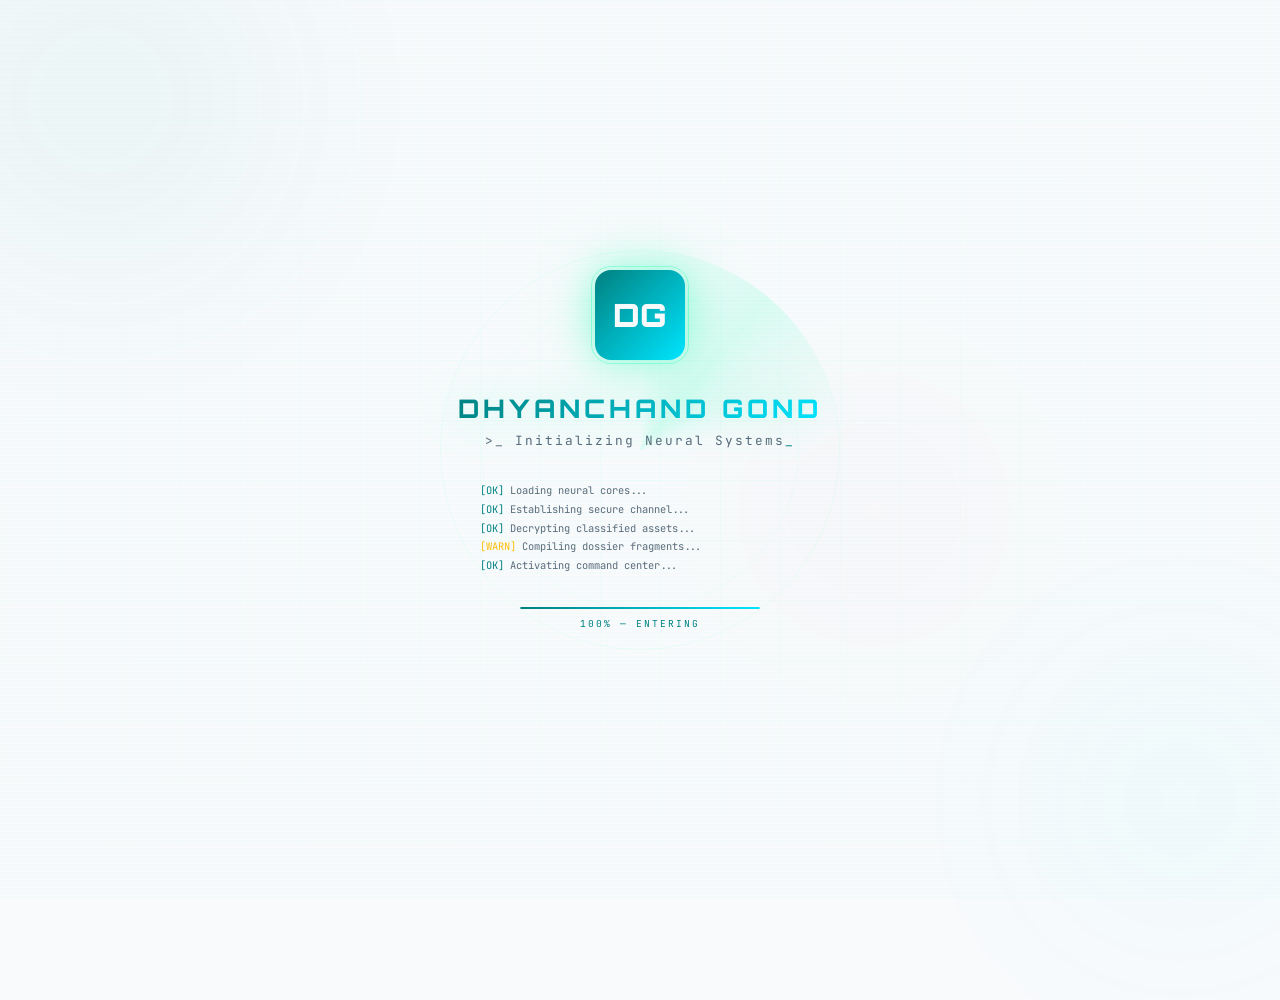
<file: index.html>
<!DOCTYPE html>
<html lang="en">
<head>
    <meta charset="UTF-8">
    <meta name="viewport" content="width=device-width, initial-scale=1.0">
    <title>Dhyanchand Gond — Neural Command Center</title>
    <meta name="description" content="Dhyanchand Gond — B.Tech CSE (AIML) student &amp; front-end developer. Nexus Hackathon runner-up. Initializing Neural Command Center...">
    <link rel="preconnect" href="https://fonts.googleapis.com">
    <link rel="preconnect" href="https://fonts.gstatic.com" crossorigin>
    <link href="https://fonts.googleapis.com/css2?family=Inter:wght@400;600;800&amp;family=JetBrains+Mono:wght@400;500;600&amp;family=Orbitron:wght@400;500;600;700;800;900&amp;display=swap" rel="stylesheet">
    <style>
        :root {
            --void: #030308;
            --neon: #00ffaa;
            --cyan: #00e5ff;
            --magenta: #ff006e;
            --amber: #ffbe0b;
        }
        * { margin: 0; padding: 0; box-sizing: border-box; }
        body {
            font-family: 'Inter', sans-serif;
            background: var(--void);
            height: 100vh;
            display: flex;
            flex-direction: column;
            justify-content: center;
            align-items: center;
            color: #c8d6e5;
            overflow: hidden;
            position: relative;
        }

        /* Scanlines */
        body::after {
            content:'';position:fixed;inset:0;z-index:9999;pointer-events:none;
            background:repeating-linear-gradient(0deg,transparent,transparent 2px,rgba(0,255,170,0.015) 2px,rgba(0,255,170,0.015) 4px);
        }

        /* Grid background */
        .grid-bg {
            position: absolute; inset: 0;
            background-image: linear-gradient(rgba(0,255,170,0.03) 1px, transparent 1px),
                              linear-gradient(90deg, rgba(0,255,170,0.03) 1px, transparent 1px);
            background-size: 60px 60px;
            mask-image: radial-gradient(ellipse 70% 60% at 50% 50%, black, transparent);
            animation: gridDrift 25s linear infinite;
        }
        @keyframes gridDrift { to { transform: translate(60px, 60px); } }

        /* Morphing orbs */
        .orb{position:absolute;border-radius:50%;filter:blur(100px);pointer-events:none;}
        .orb-1{width:500px;height:500px;background:radial-gradient(circle,var(--neon),transparent 70%);top:-150px;left:-150px;opacity:0.08;animation:orbF1 20s ease-in-out infinite;}
        .orb-2{width:400px;height:400px;background:radial-gradient(circle,var(--cyan),transparent 70%);bottom:-100px;right:-100px;opacity:0.06;animation:orbF2 28s ease-in-out infinite;}
        .orb-3{width:300px;height:300px;background:radial-gradient(circle,var(--magenta),transparent 70%);top:40%;right:20%;opacity:0.05;animation:orbF3 22s ease-in-out infinite;}
        @keyframes orbF1{0%,100%{transform:translate(0,0) scale(1)}50%{transform:translate(100px,60px) scale(1.2)}}
        @keyframes orbF2{0%,100%{transform:translate(0,0) scale(1)}50%{transform:translate(-80px,-60px) scale(1.15)}}
        @keyframes orbF3{0%,100%{transform:translate(0,0) scale(1)}50%{transform:translate(-60px,40px) scale(0.9)}}

        /* Radar sweep */
        .radar {
            position: absolute;
            width: 400px; height: 400px;
            border-radius: 50%;
            border: 1px solid rgba(0,255,170,0.06);
            top: 50%; left: 50%; transform: translate(-50%,-50%);
        }
        .radar::before {
            content:''; position:absolute; inset:40px;
            border-radius:50%; border:1px solid rgba(0,255,170,0.04);
        }
        .radar::after {
            content:''; position:absolute; inset:0;
            border-radius:50%;
            background:conic-gradient(from 0deg, transparent 0deg, rgba(0,255,170,0.12) 40deg, transparent 80deg);
            animation: radarSpin 4s linear infinite;
        }
        @keyframes radarSpin { to { transform: rotate(360deg); } }

        /* Content */
        .loader-container {
            text-align: center;
            position: relative; z-index: 10;
            animation: fadeIn 0.8s ease;
        }

        .initials {
            width: 90px; height: 90px; margin: 0 auto 2rem;
            border-radius: 16px;
            background: linear-gradient(135deg, var(--neon), var(--cyan));
            display: flex; align-items: center; justify-content: center;
            font-size: 2rem; font-weight: 900; color: var(--void);
            font-family: 'Orbitron', sans-serif;
            box-shadow: 0 0 40px rgba(0,255,170,0.4), 0 0 80px rgba(0,255,170,0.15);
            animation: breathe 2.5s ease-in-out infinite;
            position: relative;
        }
        .initials::after {
            content:''; position:absolute; inset:-4px;
            border-radius:20px; border:1px solid rgba(0,255,170,0.3);
            animation: breathe 2.5s ease-in-out infinite reverse;
        }
        @keyframes breathe { 0%,100% { transform: scale(1); } 50% { transform: scale(1.06); } }

        .brand-name {
            font-family: 'Orbitron', sans-serif;
            font-size: 1.6rem; font-weight: 800;
            margin-bottom: 0.5rem;
            letter-spacing: 4px;
            text-transform: uppercase;
            background: linear-gradient(135deg, var(--neon), var(--cyan));
            -webkit-background-clip: text; -webkit-text-fill-color: transparent;
            background-clip: text;
            filter: drop-shadow(0 0 20px rgba(0,255,170,0.3));
        }

        .loading-text {
            font-family: 'JetBrains Mono', monospace;
            font-size: 0.8rem; color: #5a6a7a;
            margin-bottom: 2rem;
            letter-spacing: 2px;
        }
        .loading-text span {
            color: var(--neon);
            animation: blink 1s step-end infinite;
        }
        @keyframes blink { 0%,50%{opacity:1}51%,100%{opacity:0} }

        /* Typing terminal log */
        .terminal-log {
            font-family: 'JetBrains Mono', monospace;
            font-size: 0.65rem;
            color: #5a6a7a;
            margin-bottom: 2rem;
            text-align: left;
            max-width: 320px;
            margin-left: auto;
            margin-right: auto;
            line-height: 1.8;
        }
        .terminal-log .log-line {
            opacity: 0;
            animation: logFade 0.3s ease forwards;
        }
        .terminal-log .log-line .ok { color: var(--neon); }
        .terminal-log .log-line .warn { color: var(--amber); }

        /* Progress bar */
        .progress-track {
            width: 240px; height: 2px;
            background: rgba(0,255,170,0.06);
            border-radius: 2px;
            overflow: hidden;
            margin: 0 auto;
            position: relative;
        }
        .progress-fill {
            width: 0; height: 100%;
            background: linear-gradient(90deg, var(--neon), var(--cyan));
            border-radius: 2px;
            animation: fillBar 2.2s ease forwards;
            box-shadow: 0 0 12px var(--neon);
        }
        .progress-pct {
            font-family: 'JetBrains Mono', monospace;
            font-size: 0.6rem;
            color: var(--neon);
            margin-top: 0.5rem;
            letter-spacing: 2px;
        }

        @keyframes fillBar { to { width: 100%; } }
        @keyframes fadeIn { from { opacity: 0; transform: translateY(20px); } to { opacity: 1; transform: translateY(0); } }
        @keyframes logFade { to { opacity: 1; } }

        /* Floating particles */
        .particle {
            position: absolute;
            width: 2px; height: 2px;
            border-radius: 50%;
            background: var(--neon);
            opacity: 0;
            pointer-events: none;
            animation: particleFloat linear infinite;
        }
        @keyframes particleFloat {
            0% { opacity:0; transform: translateY(0); }
            10% { opacity:0.6; }
            90% { opacity:0.6; }
            100% { opacity:0; transform: translateY(-100vh); }
        }

        @media (max-width: 768px) {
            .radar {
                width: 280px;
                height: 280px;
            }

            .brand-name {
                font-size: 1.2rem;
                letter-spacing: 2px;
            }

            .loading-text {
                font-size: 0.72rem;
                letter-spacing: 1px;
                margin-bottom: 1.25rem;
            }

            .terminal-log {
                max-width: 90vw;
                font-size: 0.58rem;
                line-height: 1.6;
            }

            .progress-track {
                width: 80vw;
                max-width: 240px;
            }
        }

        @media (max-width: 480px) {
            .initials {
                width: 74px;
                height: 74px;
                font-size: 1.6rem;
            }

            .brand-name {
                font-size: 1rem;
            }

            .orb-1,
            .orb-2,
            .orb-3 {
                filter: blur(80px);
            }
        }
    
        /* THEME SYSTEM — LIGHT MODE */
        [data-theme="light"] {
            --void: #f8fafc; --abyss: #eff1f5; --surface: #ffffff; --panel: #f1f3f5;
            --border: rgba(0, 170, 170, 0.12); --border-hot: rgba(0, 170, 170, 0.3);
            --neon: #008080; --neon-dim: rgba(0, 170, 170, 0.5);
            --text: #1e293b; --text-dim: #71717a; --text-bright: #0f172a;
            --glow-neon: 0 0 20px rgba(0, 170, 170, 0.2), 0 0 40px rgba(0, 170, 170, 0.1);
            --glow-cyan: 0 0 20px rgba(0, 132, 204, 0.25), 0 0 40px rgba(0, 132, 204, 0.1);
        }
        [data-theme] { transition: background-color 0.4s ease, color 0.4s ease; }
        .page-entrance { opacity: 0; transform: translateY(15px); filter: blur(2px);
            transition: opacity .5s ease .1s, transform .5s ease .1s, filter .5s ease .1s; }
        .page-entrance.loaded { opacity: 1; transform: translateY(0); filter: blur(0); }
        .reveal-section { opacity: 0; transform: translateY(25px);
            transition: opacity .6s ease, transform .6s ease; }
        .reveal-section.visible { opacity: 1; transform: translateY(0); }
        .stagger-children > * { opacity: 0; transform: translateY(20px);
            transition: opacity .5s ease, transform .5s ease; }
        .stagger-children.revealed > * { opacity: 1; transform: translateY(0); }
        .timeline-node { opacity: 0; transform: scale(0.8);
            transition: opacity .5s ease, transform .5s ease; }
        .timeline-node.visible { opacity: 1; transform: scale(1); }
        .theme-toggle { display: inline-flex; align-items: center; justify-content: center;
            width: 36px; height: 36px; border-radius: 8px; border: 1px solid var(--border);
            background: rgba(0,255,170,0.03); color: var(--text); cursor: pointer;
            transition: all .3s cubic-bezier(.4,0,.2,1); flex-shrink: 0; margin-left: 12px; }
        .theme-toggle:hover { transform: scale(1.05); box-shadow: var(--glow-neon); border-color: var(--border-hot); }
        .theme-toggle:focus-visible { outline: 2px solid var(--neon); outline-offset: 2px; }
        .btnmicro { transition: transform .15s ease, box-shadow .25s ease; }
        .btnmicro:hover { transform: translateY(-1px); }
        .btnmicro:active { transform: translateY(0); }
        @media (hover: hover) { .project-card:hover { transform: translateY(-4px); box-shadow: var(--glow-neon); } }
        @media (hover: none), (pointer: coarse) { .project-card:hover { transform: none; } }
        .form-field input:focus, .form-field textarea:focus { border-color: var(--neon); box-shadow: var(--glow-neon); }
        .form-submit:hover { box-shadow: var(--glow-neon); transform: translateY(-2px); }
        .form-submit:disabled { opacity: 0.7; cursor: wait; }
        @media (prefers-reduced-motion: reduce) {
            * { animation-duration: 0.01ms !important; animation-iteration-count: 1 !important; transition-duration: 0.01ms !important; }
            .reveal-section, .stagger-children > *, .timeline-node, .page-entrance { opacity: 1 !important; transform: none !important; }
            .project-card:hover { transform: none !important; }
        }
</style>

    <link rel="canonical" href="https://diwakar8004.github.io/Portfolio/">
    <meta property="og:title" content="Dhyanchand Gond — Neural Command Center">
    <meta property="og:description" content="B.Tech CSE (AIML) student & front-end developer. Nexus Hackathon runner-up. Initializing Neural Command Center...">
    <meta property="og:type" content="website">
    <meta property="og:url" content="https://diwakar8004.github.io/Portfolio/">
    <meta property="og:image" content="https://diwakar8004.github.io/Portfolio/public/og-image.jpg">
    <meta property="og:image:width" content="1200">
    <meta property="og:image:height" content="630">
    <meta property="og:locale" content="en_US">
    <meta name="twitter:card" content="summary_large_image">
    <meta name="twitter:title" content="Dhyanchand Gond — Neural Command Center">
    <meta name="twitter:description" content="B.Tech CSE (AIML) student & front-end developer. Nexus Hackathon runner-up. Initializing Neural Command Center...">
    <meta name="twitter:image" content="https://diwakar8004.github.io/Portfolio/public/og-image.jpg">
    <link rel="icon" href="/public/favicon.ico">
    <link rel="manifest" href="/public/manifest.json"></head>
<body>
    <div class="grid-bg"></div>
    <div class="orb orb-1"></div>
    <div class="orb orb-2"></div>
    <div class="orb orb-3"></div>
    <div class="radar"></div>

    <div class="loader-container">
        <div class="initials">DG</div>
        <div class="brand-name">Dhyanchand Gond</div>
        <div class="loading-text">&gt;_ Initializing Neural Systems<span>_</span></div>

        <div class="terminal-log" id="termLog"></div>

        <div class="progress-track">
            <div class="progress-fill"></div>
        </div>
        <div class="progress-pct" id="pctDisplay">0%</div>
    </div>

    <script>
        // Terminal log lines
        const logLines = [
            ['Loading neural cores...', 'ok'],
            ['Establishing secure channel...', 'ok'],
            ['Decrypting classified assets...', 'ok'],
            ['Compiling dossier fragments...', 'warn'],
            ['Activating command center...', 'ok'],
        ];

        const logEl = document.getElementById('termLog');
        logLines.forEach((line, i) => {
            setTimeout(() => {
                const div = document.createElement('div');
                div.className = 'log-line';
                div.style.animationDelay = '0s';
                div.innerHTML = `<span class="${line[1]}">[${line[1].toUpperCase()}]</span> ${line[0]}`;
                logEl.appendChild(div);
            }, 300 + i * 350);
        });

        // Percent counter
        const pctEl = document.getElementById('pctDisplay');
        let pct = 0;
        const pctTimer = setInterval(() => {
            pct = Math.min(pct + Math.random() * 8, 100);
            pctEl.textContent = Math.floor(pct) + '%';
            if (pct >= 100) {
                clearInterval(pctTimer);
                pctEl.textContent = '100% — ENTERING';
            }
        }, 50);

        // Floating particles
        for (let i = 0; i < 20; i++) {
            const p = document.createElement('div');
            p.className = 'particle';
            p.style.left = Math.random() * 100 + '%';
            p.style.bottom = '-10px';
            p.style.animationDuration = (4 + Math.random() * 6) + 's';
            p.style.animationDelay = Math.random() * 4 + 's';
            p.style.width = p.style.height = (1 + Math.random() * 2) + 'px';
            if (Math.random() > 0.6) p.style.background = 'var(--cyan)';
            document.body.appendChild(p);
        }

        // Redirect
        setTimeout(function() {
            window.location.href = 'pages/hero_laboratory.html';
        }, 2800);
    </script>

    <script>

    (function() {
        var STORAGE_KEY = 'portfolio-theme';
        var THEMES = ['dark', 'light', 'system'];
        function applyTheme(theme) {
            var html = document.documentElement;
            if (theme === 'system') {
                var isDark = window.matchMedia('(prefers-color-scheme: dark)').matches;
                html.setAttribute('data-theme', isDark ? 'dark' : 'light');
            } else { html.setAttribute('data-theme', theme); }
        }
        function getStoredTheme() {
            try { var stored = localStorage.getItem(STORAGE_KEY); if (stored && THEMES.indexOf(stored) >= 0) return stored; } catch(e) {}
            var isDark = window.matchMedia('(prefers-color-scheme: dark)').matches;
            return isDark ? 'dark' : 'light';
        }
        function cycleTheme() {
            var current = getStoredTheme();
            var next = THEMES[(THEMES.indexOf(current) + 1) % THEMES.length];
            try { localStorage.setItem(STORAGE_KEY, next); } catch(e) {}
            applyTheme(next); updateToggleIcon(next);
        }
        function updateToggleIcon(theme) {
            var btn = document.getElementById('themeToggle'); if (!btn) return;
            var icon = btn.querySelector('.theme-icon'); if (!icon) return;
            var isDark = window.matchMedia('(prefers-color-scheme: dark)').matches;
            var resolved = theme === 'system' ? (isDark ? 'dark' : 'light') : theme;
            var labels = {
                dark: { symbol: '\u263E', label: 'Switch to light mode' },
                light: { symbol: '\u2600', label: 'Switch to system preference' },
                system: { symbol: '\u25D0', label: 'Switch to dark mode' },
            };
            var info = labels[resolved] || labels.dark;
            btn.setAttribute('aria-label', info.label);
            btn.setAttribute('title', info.label);
            icon.textContent = info.symbol;
        }
        var initialTheme = getStoredTheme();
        applyTheme(initialTheme);
        function setupToggle() {
            var btn = document.getElementById('themeToggle'); if (!btn) return;
            updateToggleIcon(initialTheme);
            btn.addEventListener('click', cycleTheme);
            window.matchMedia('(prefers-color-scheme: dark)').addEventListener('change', function() {
                if (getStoredTheme() === 'system') { applyTheme('system'); updateToggleIcon('system'); }
            });
        }
        if (document.readyState === 'loading') { document.addEventListener('DOMContentLoaded', setupToggle); }
        else { setupToggle(); }
    })();
    (function() {
        if (window.matchMedia('(prefers-reduced-motion: reduce)').matches) return;
        var entrance = document.querySelector('.page-entrance');
        if (entrance) requestAnimationFrame(function() { entrance.classList.add('loaded'); });
        var obs = new IntersectionObserver(function(entries) {
            entries.forEach(function(e) { if (e.isIntersecting) { e.target.classList.add('visible'); obs.unobserve(e.target); } });
        }, { threshold: 0.1 });
        document.querySelectorAll('.reveal-section').forEach(function(s) { obs.observe(s); });
        var sobs = new IntersectionObserver(function(entries) {
            entries.forEach(function(e) { if (e.isIntersecting) { e.target.classList.add('revealed'); sobs.unobserve(e.target); } });
        }, { threshold: 0.1 });
        document.querySelectorAll('.stagger-children').forEach(function(s) { sobs.observe(s); });
        var tobs = new IntersectionObserver(function(entries) {
            entries.forEach(function(e) { if (e.isIntersecting) { e.target.classList.add('visible'); tobs.unobserve(e.target); } });
        }, { threshold: 0.2 });
        document.querySelectorAll('.timeline-node').forEach(function(n) { tobs.observe(n); });
    })();

    </script>
</body>
</html>
</file>
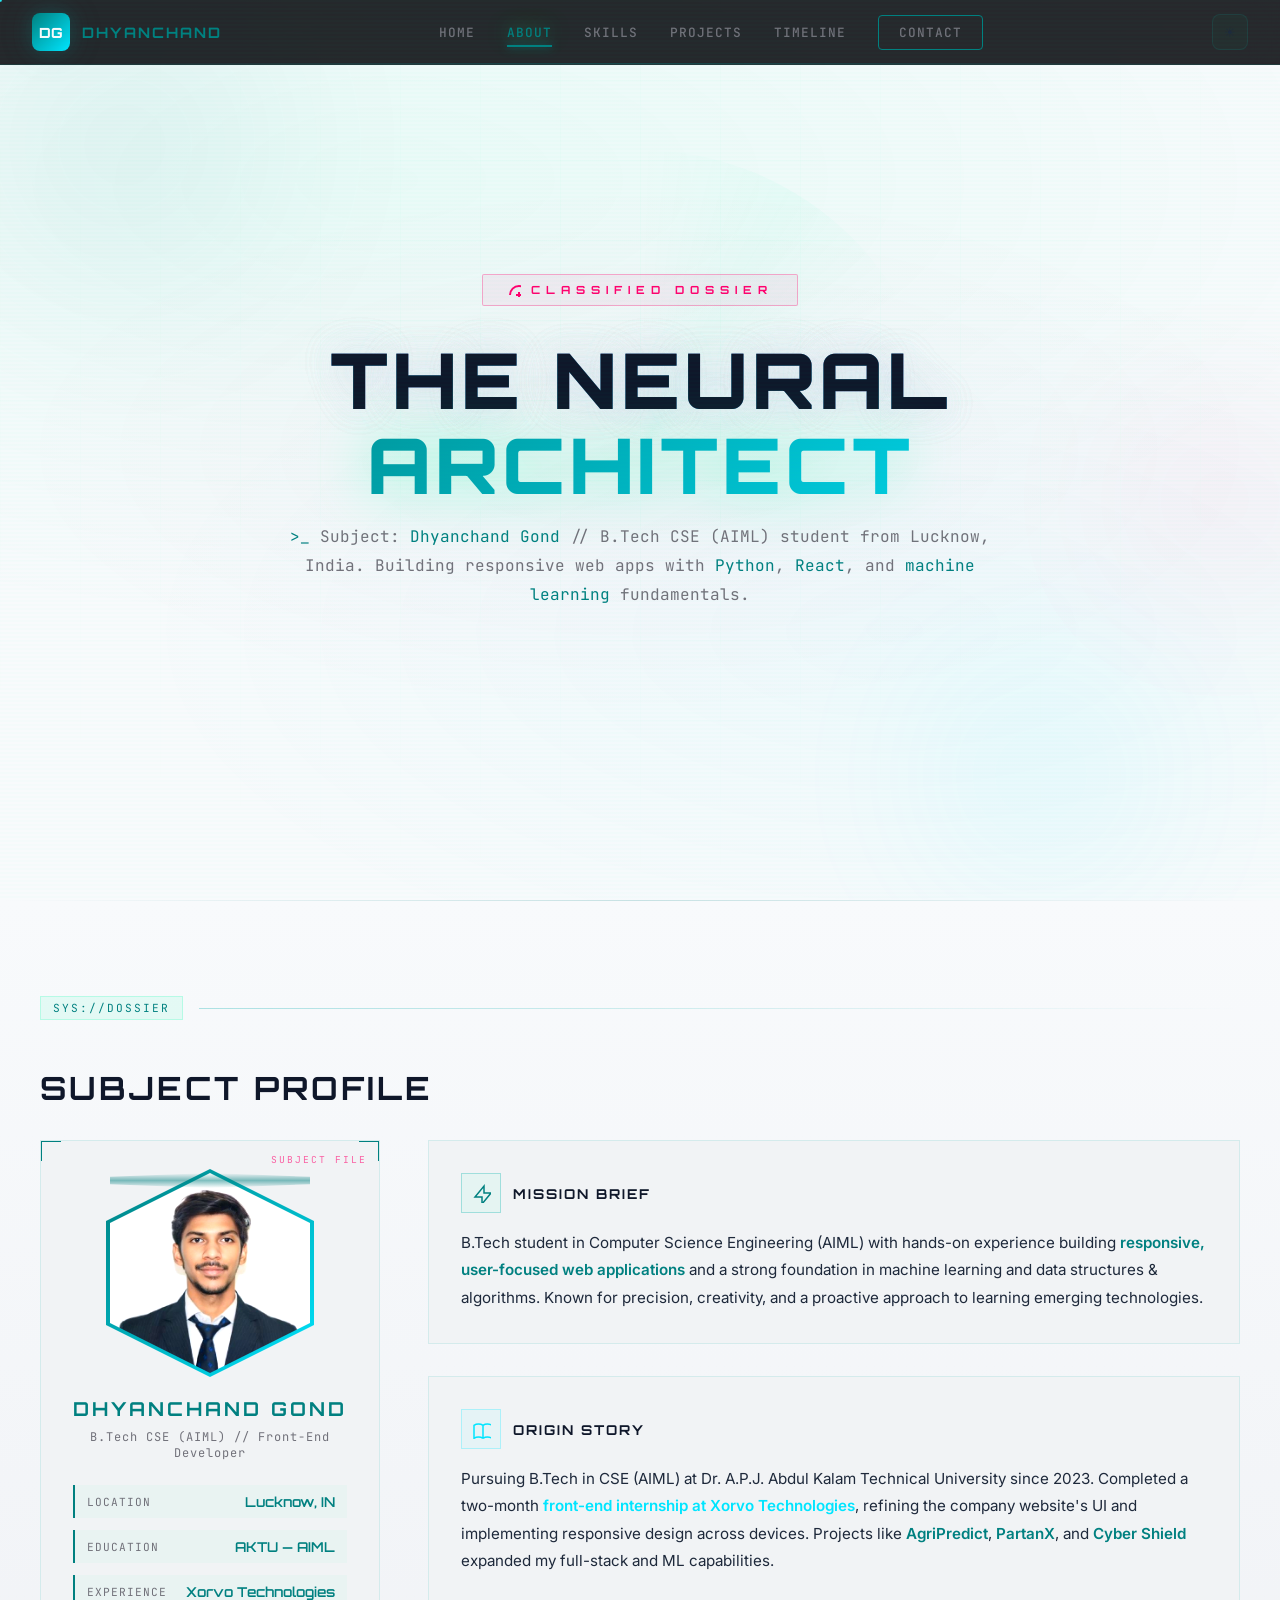
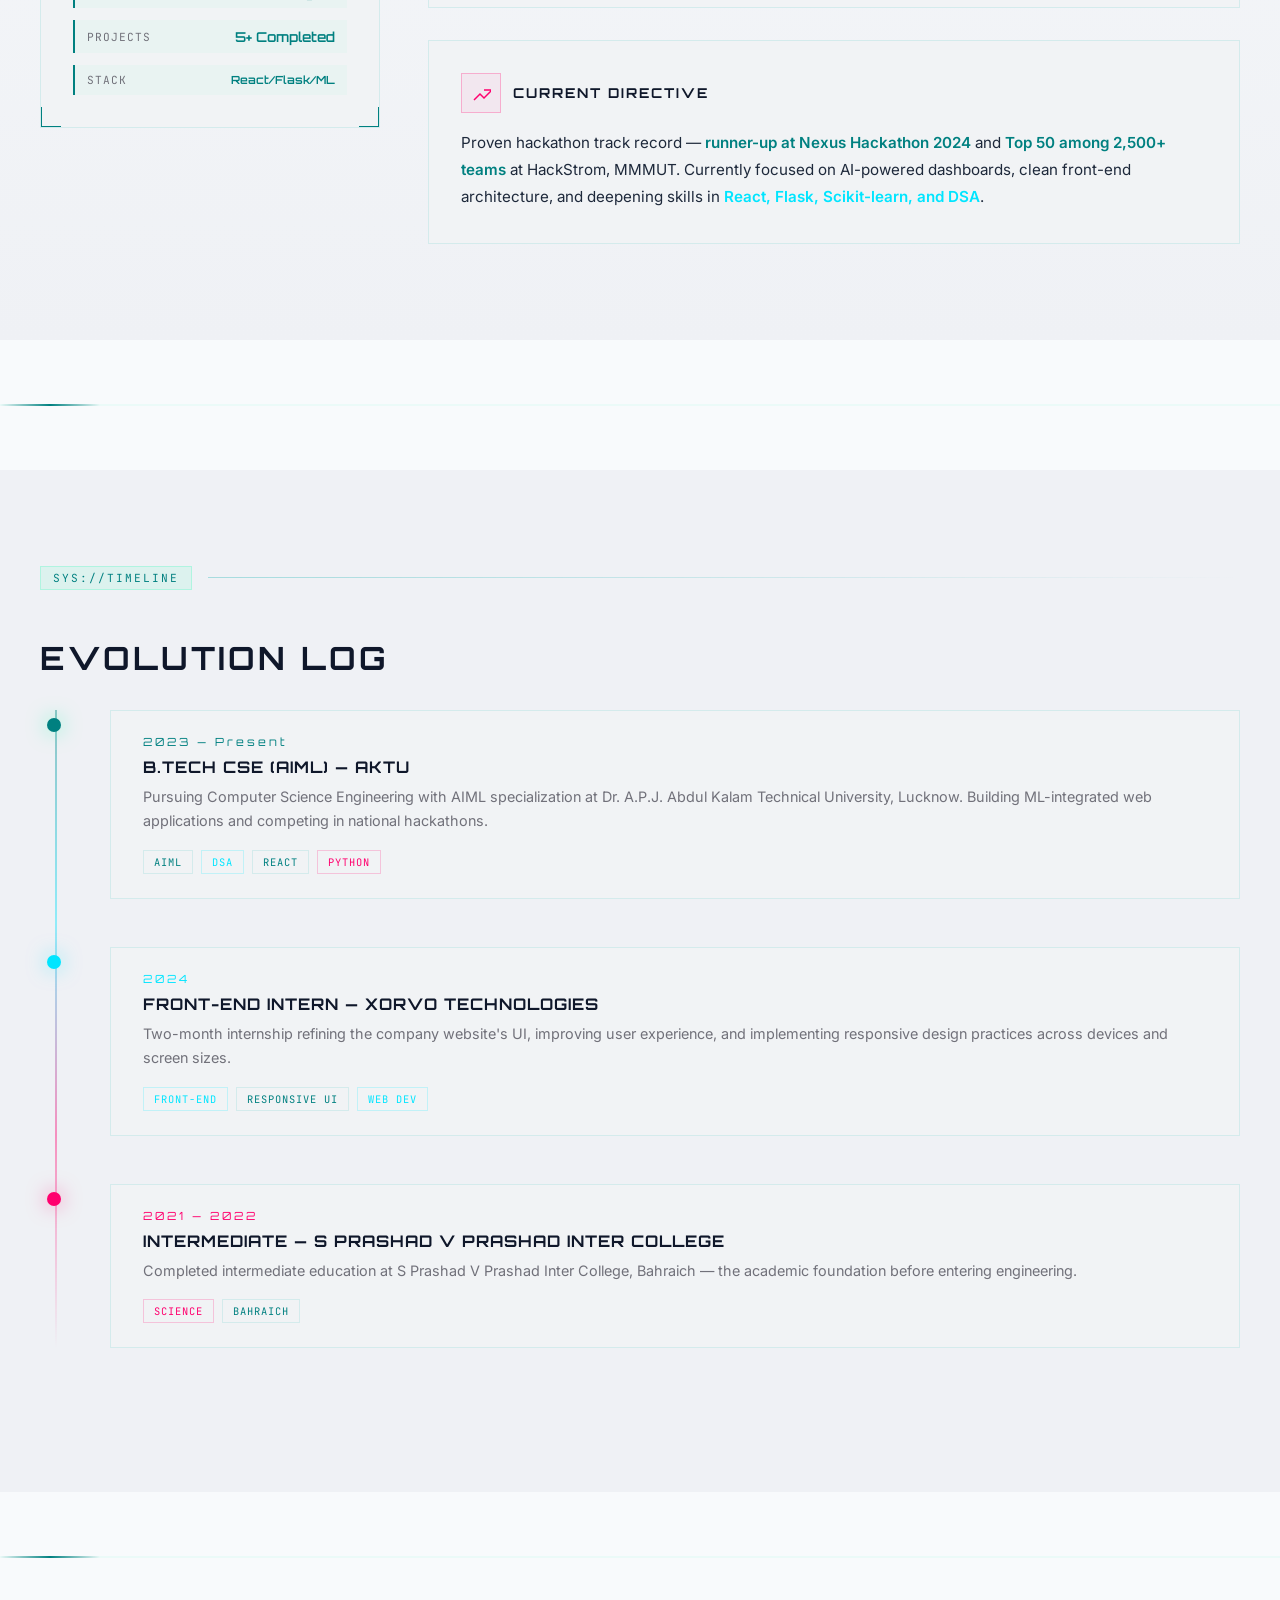
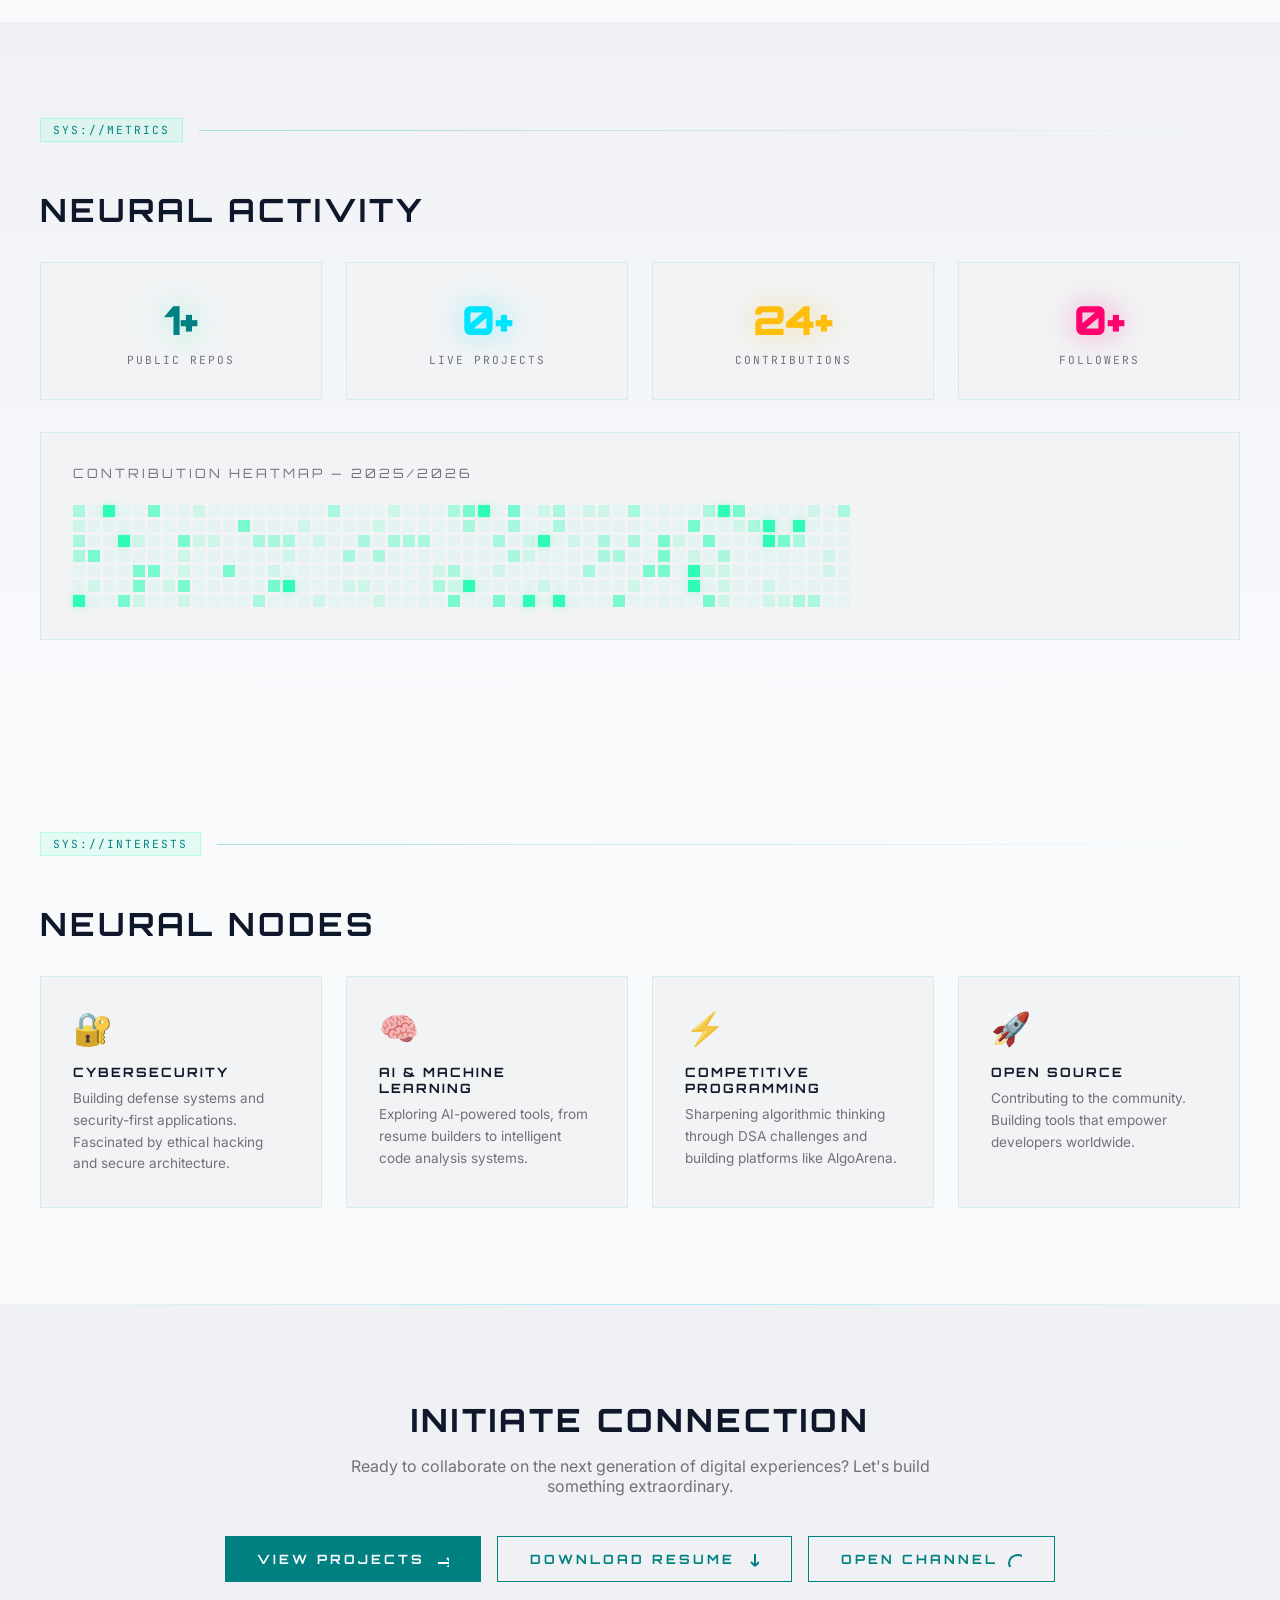
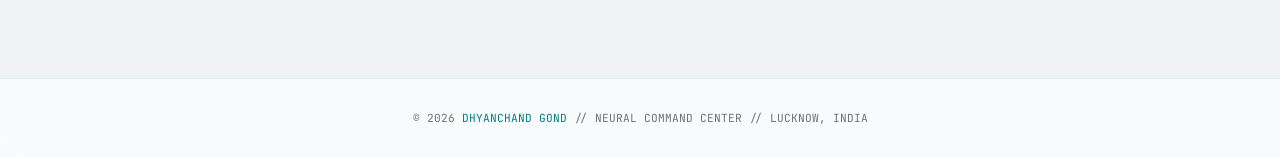
<file: pages/about_dimension.html>
<!DOCTYPE html>
<html lang="en">

<head>
    <meta charset="UTF-8">
    <meta name="viewport" content="width=device-width, initial-scale=1.0">
    <title>CLASSIFIED // About — Dhyanchand Gond</title>
    <meta name="description"
        content="Classified dossier on Dhyanchand Gond — B.Tech CSE (AIML) student, front-end developer, and hackathon competitor from Lucknow, India.">
    <link rel="preconnect" href="https://fonts.googleapis.com">
    <link rel="preconnect" href="https://fonts.gstatic.com" crossorigin>
    <link
        href="https://fonts.googleapis.com/css2?family=Inter:wght@300;400;500;600;700;800;900&amp;family=JetBrains+Mono:wght@400;500;600;700&amp;family=Orbitron:wght@400;500;600;700;800;900&amp;display=swap"
        rel="stylesheet">
    <script>
        if (performance.getEntriesByType('navigation')[0] && performance.getEntriesByType('navigation')[0].type === 'reload') {
            window.location.href = '../index.html';
        }
    </script>
    <style>
        /* ═══ NEURAL CORE SYSTEM ═══ */
        :root {
            --void: #030308;
            --abyss: #07070f;
            --surface: #0c0c18;
            --panel: #10101f;
            --border: rgba(0, 255, 170, 0.08);
            --border-hot: rgba(0, 255, 170, 0.25);
            --neon: #00ffaa;
            --neon-dim: rgba(0, 255, 170, 0.6);
            --cyan: #00e5ff;
            --magenta: #ff006e;
            --amber: #ffbe0b;
            --text: #c8d6e5;
            --text-dim: #5a6a7a;
            --text-bright: #e8f0f8;
            --glow-neon: 0 0 30px rgba(0, 255, 170, 0.3), 0 0 60px rgba(0, 255, 170, 0.1);
            --glow-cyan: 0 0 30px rgba(0, 229, 255, 0.3), 0 0 60px rgba(0, 229, 255, 0.1);
            --font-display: 'Orbitron', sans-serif;
            --font-body: 'Inter', -apple-system, sans-serif;
            --font-mono: 'JetBrains Mono', monospace;
        }

        * {
            margin: 0;
            padding: 0;
            box-sizing: border-box;
        }

        html {
            scroll-behavior: smooth;
        }

        body {
            font-family: var(--font-body);
            background: var(--void);
            color: var(--text);
            overflow-x: hidden;
            min-height: 100vh;
        }

        /* ═══ SCANLINE OVERLAY ═══ */
        body::after {
            content: '';
            position: fixed;
            inset: 0;
            z-index: 9999;
            pointer-events: none;
            background: repeating-linear-gradient(0deg,
                    transparent,
                    transparent 2px,
                    rgba(0, 255, 170, 0.015) 2px,
                    rgba(0, 255, 170, 0.015) 4px);
        }

        /* ═══ CURSOR TRAIL ═══ */
        .cursor-dot{position:fixed;width:8px;height:8px;border-radius:50%;background:var(--neon);pointer-events:none;z-index:99998;transform:translate(-50%,-50%);box-shadow:0 0 16px var(--neon),0 0 32px rgba(0,255,170,0.4);mix-blend-mode:screen;transition:width .2s,height .2s;}
        .cursor-ring{position:fixed;width:36px;height:36px;border-radius:50%;border:1px solid rgba(0,255,170,0.5);pointer-events:none;z-index:99997;transform:translate(-50%,-50%);transition:all .15s ease;mix-blend-mode:screen;}
        .cursor-trail-dot{position:fixed;width:4px;height:4px;border-radius:50%;background:var(--cyan);pointer-events:none;z-index:99996;opacity:0;transform:translate(-50%,-50%);mix-blend-mode:screen;}

        /* ═══ MORPHING ORBS ═══ */
        .orb-field{position:absolute;inset:0;overflow:hidden;pointer-events:none;}
        .morph-orb{position:absolute;border-radius:50%;filter:blur(80px);opacity:0.09;pointer-events:none;}
        .morph-orb-1{width:450px;height:450px;background:radial-gradient(circle,var(--neon),transparent 70%);top:-80px;left:-100px;animation:orbFloat1 25s ease-in-out infinite;}
        .morph-orb-2{width:350px;height:350px;background:radial-gradient(circle,var(--cyan),transparent 70%);bottom:-50px;right:5%;animation:orbFloat2 30s ease-in-out infinite;}
        .morph-orb-3{width:280px;height:280px;background:radial-gradient(circle,var(--magenta),transparent 70%);top:40%;right:-80px;animation:orbFloat3 20s ease-in-out infinite;}
        @keyframes orbFloat1{0%,100%{transform:translate(0,0) scale(1)}50%{transform:translate(120px,80px) scale(1.15)}}
        @keyframes orbFloat2{0%,100%{transform:translate(0,0) scale(1)}50%{transform:translate(-100px,-80px) scale(1.2)}}
        @keyframes orbFloat3{0%,100%{transform:translate(0,0) scale(1)}50%{transform:translate(-80px,60px) scale(0.9)}}

        /* ═══ NAVBAR ═══ */
        .navbar {
            position: fixed;
            top: 0;
            left: 0;
            right: 0;
            z-index: 100;
            background: rgba(3, 3, 8, 0.85);
            backdrop-filter: blur(25px) saturate(180%);
            border-bottom: 1px solid var(--border);
        }

        .navbar::after {
            content: '';
            position: absolute;
            bottom: 0;
            left: 0;
            right: 0;
            height: 1px;
            background: linear-gradient(90deg, transparent, var(--neon), transparent);
            opacity: 0.4;
        }

        .navbar-inner {
            max-width: 1400px;
            margin: 0 auto;
            padding: 0 2rem;
            display: flex;
            align-items: center;
            justify-content: space-between;
            height: 64px;
        }

        .nav-logo {
            display: flex;
            align-items: center;
            gap: 12px;
            text-decoration: none;
        }

        .nav-logo-icon {
            width: 38px;
            height: 38px;
            border-radius: 8px;
            position: relative;
            background: linear-gradient(135deg, var(--neon), var(--cyan));
            display: flex;
            align-items: center;
            justify-content: center;
            font-weight: 800;
            font-size: 14px;
            color: var(--void);
            font-family: var(--font-display);
            box-shadow: var(--glow-neon);
        }

        .nav-logo-text {
            font-family: var(--font-display);
            font-weight: 700;
            font-size: 0.9rem;
            color: var(--neon);
            letter-spacing: 2px;
            text-transform: uppercase;
        }

        .nav-links {
            display: flex;
            align-items: center;
            gap: 2rem;
        }

        .nav-links a {
            color: var(--text-dim);
            font-size: 0.8rem;
            font-weight: 500;
            text-decoration: none;
            transition: all 0.3s;
            letter-spacing: 1px;
            text-transform: uppercase;
            font-family: var(--font-mono);
            position: relative;
        }

        .nav-links a:hover,
        .nav-links a.active {
            color: var(--neon);
            text-shadow: 0 0 20px rgba(0, 255, 170, 0.5);
        }

        .nav-links a.active:not(.nav-cta)::after {
            content: '';
            position: absolute;
            bottom: -6px;
            left: 0;
            right: 0;
            height: 2px;
            background: var(--neon);
            box-shadow: 0 0 10px var(--neon);
        }

        .nav-cta.active {
            background: rgba(0, 255, 170, 0.15);
            box-shadow: 0 0 20px rgba(0, 255, 170, 0.2);
            border-width: 2px;
        }

        .nav-cta {
            background: transparent;
            color: var(--neon);
            padding: 8px 20px;
            border: 1px solid var(--neon);
            border-radius: 4px;
            font-size: 0.75rem;
            font-weight: 600;
            text-decoration: none;
            font-family: var(--font-display);
            text-transform: uppercase;
            letter-spacing: 2px;
            transition: all 0.3s;
        }

        .nav-cta:hover {
            background: var(--neon);
            color: var(--void);
            box-shadow: var(--glow-neon);
        }

        .mobile-menu-btn {
            display: none;
            background: none;
            border: none;
            cursor: pointer;
            color: var(--neon);
        }

        @media (max-width: 768px) {
            .nav-links {
                display: none;
            }

            .mobile-menu-btn {
                display: block;
            }
        }

        .mobile-overlay {
            position: fixed;
            inset: 0;
            z-index: 200;
            background: rgba(3, 3, 8, 0.97);
            backdrop-filter: blur(30px);
            display: none;
            flex-direction: column;
            align-items: center;
            justify-content: center;
            gap: 2rem;
        }

        .mobile-overlay.open {
            display: flex;
        }

        .mobile-overlay a {
            color: var(--text);
            font-size: 1.2rem;
            font-weight: 600;
            text-decoration: none;
            font-family: var(--font-display);
            letter-spacing: 3px;
            text-transform: uppercase;
            transition: color 0.3s;
        }

        .mobile-overlay a:hover {
            color: var(--neon);
        }

        .mobile-close {
            position: absolute;
            top: 1.25rem;
            right: 1.5rem;
            background: none;
            border: none;
            color: var(--text-dim);
            cursor: pointer;
        }

        /* ═══ HERO ═══ */
        .about-hero {
            min-height: 100vh;
            display: flex;
            align-items: center;
            justify-content: center;
            position: relative;
            overflow: hidden;
            padding: 8rem 2rem 6rem;
        }

        .hero-bg-grid {
            position: absolute;
            inset: 0;
            background-image:
                linear-gradient(rgba(0, 255, 170, 0.03) 1px, transparent 1px),
                linear-gradient(90deg, rgba(0, 255, 170, 0.03) 1px, transparent 1px);
            background-size: 80px 80px;
            mask-image: radial-gradient(ellipse 70% 60% at 50% 40%, black, transparent);
        }

        .hero-neural-web {
            position: absolute;
            inset: 0;
            background:
                radial-gradient(ellipse 80% 50% at 30% 20%, rgba(0, 255, 170, 0.06), transparent),
                radial-gradient(ellipse 60% 40% at 70% 70%, rgba(0, 229, 255, 0.04), transparent),
                radial-gradient(ellipse 50% 30% at 50% 50%, rgba(255, 0, 110, 0.03), transparent);
        }

        /* Animated radar sweep */
        .radar-sweep {
            position: absolute;
            width: 600px;
            height: 600px;
            top: 50%;
            left: 50%;
            transform: translate(-50%, -50%);
            border-radius: 50%;
            background: conic-gradient(from 0deg, transparent 0deg, rgba(0, 255, 170, 0.08) 30deg, transparent 60deg);
            animation: radarSpin 6s linear infinite;
            opacity: 0.5;
        }

        @keyframes radarSpin {
            to {
                transform: translate(-50%, -50%) rotate(360deg);
            }
        }

        .hero-content {
            max-width: 1200px;
            width: 100%;
            position: relative;
            z-index: 2;
            text-align: center;
        }

        /* Classified stamp */
        .classified-stamp {
            display: inline-flex;
            align-items: center;
            gap: 10px;
            padding: 8px 24px;
            border: 1px solid rgba(255, 0, 110, 0.3);
            background: rgba(255, 0, 110, 0.05);
            border-radius: 2px;
            margin-bottom: 2rem;
            animation: stampFlicker 4s ease-in-out infinite;
        }

        .classified-stamp span {
            font-family: var(--font-display);
            font-size: 0.7rem;
            font-weight: 700;
            color: var(--magenta);
            letter-spacing: 6px;
            text-transform: uppercase;
        }

        @keyframes stampFlicker {

            0%,
            95%,
            100% {
                opacity: 1;
            }

            96% {
                opacity: 0.3;
            }

            97% {
                opacity: 1;
            }

            98% {
                opacity: 0.5;
            }
        }

        .hero-title {
            font-family: var(--font-display);
            font-size: clamp(2.5rem, 6vw, 5rem);
            font-weight: 900;
            line-height: 1.1;
            margin-bottom: 1rem;
            text-transform: uppercase;
            letter-spacing: 4px;
        }

        .hero-title .line1 {
            display: block;
            color: var(--text-bright);
            text-shadow: 0 0 40px rgba(200, 214, 229, 0.3);
        }

        .hero-title .line2 {
            display: block;
            background: linear-gradient(135deg, var(--neon), var(--cyan));
            -webkit-background-clip: text;
            -webkit-text-fill-color: transparent;
            background-clip: text;
            filter: drop-shadow(0 0 30px rgba(0, 255, 170, 0.4));
        }

        .hero-subtitle {
            font-family: var(--font-mono);
            font-size: 1rem;
            color: var(--text-dim);
            margin-bottom: 3rem;
            max-width: 700px;
            margin-left: auto;
            margin-right: auto;
            line-height: 1.8;
        }

        .hero-subtitle .highlight {
            color: var(--neon);
        }

        /* ═══ DOSSIER SECTION ═══ */
        .dossier-section {
            padding: 6rem 2rem;
            position: relative;
            background: linear-gradient(180deg, var(--void), var(--abyss));
        }

        .dossier-section::before {
            content: '';
            position: absolute;
            top: 0;
            left: 0;
            right: 0;
            height: 1px;
            background: linear-gradient(90deg, transparent, var(--neon), transparent);
            opacity: 0.2;
        }

        .section-inner {
            max-width: 1200px;
            margin: 0 auto;
        }

        .section-header {
            display: flex;
            align-items: center;
            gap: 16px;
            margin-bottom: 3rem;
        }

        .section-tag {
            font-family: var(--font-mono);
            font-size: 0.7rem;
            color: var(--neon);
            background: rgba(0, 255, 170, 0.08);
            border: 1px solid rgba(0, 255, 170, 0.2);
            padding: 4px 12px;
            letter-spacing: 2px;
            text-transform: uppercase;
        }

        .section-line {
            flex: 1;
            height: 1px;
            background: linear-gradient(90deg, var(--border-hot), transparent);
        }

        .section-title {
            font-family: var(--font-display);
            font-size: clamp(1.5rem, 3vw, 2rem);
            font-weight: 700;
            color: var(--text-bright);
            letter-spacing: 3px;
            text-transform: uppercase;
        }

        /* Dossier Grid */
        .dossier-grid {
            display: grid;
            grid-template-columns: 340px 1fr;
            gap: 3rem;
            align-items: start;
        }

        @media (max-width: 1024px) {
            .dossier-grid {
                gap: 2rem;
            }
        }

        @media (max-width: 960px) {
            .dossier-grid {
                grid-template-columns: 1fr;
                gap: 3rem;
            }

            .subject-card {
                max-width: 400px;
                margin: 0 auto;
            }
        }

        @media (max-width: 480px) {
            .subject-card {
                padding: 1.5rem;
            }

            .subject-avatar {
                width: 160px;
                height: 160px;
            }
        }

        /* Subject Profile Card */
        .subject-card {
            background: var(--panel);
            border: 1px solid var(--border);
            padding: 2rem;
            position: relative;
            overflow: hidden;
        }

        .subject-card::before {
            content: 'SUBJECT FILE';
            position: absolute;
            top: 12px;
            right: 12px;
            font-family: var(--font-mono);
            font-size: 0.6rem;
            color: var(--magenta);
            letter-spacing: 2px;
            opacity: 0.6;
        }

        .subject-avatar {
            width: 200px;
            height: 200px;
            margin: 0 auto 1.5rem;
            position: relative;
        }

        .subject-avatar img {
            width: 100%;
            height: 100%;
            object-fit: cover;
            clip-path: polygon(50% 0%, 100% 25%, 100% 75%, 50% 100%, 0% 75%, 0% 25%);
            filter: contrast(1.1) brightness(1.1) saturate(1.1);
            transition: all 0.5s ease;
        }

        .subject-avatar:hover img {
            filter: contrast(1.2) brightness(1.2) saturate(1.3);
        }

        .avatar-hex-border {
            position: absolute;
            inset: -4px;
            clip-path: polygon(50% 0%, 100% 25%, 100% 75%, 50% 100%, 0% 75%, 0% 25%);
            background: linear-gradient(135deg, var(--neon), var(--cyan));
            z-index: -1;
            animation: borderPulse 4s infinite ease-in-out;
        }

        @keyframes borderPulse {

            0%,
            100% {
                opacity: 0.6;
            }

            50% {
                opacity: 1;
                transform: scale(1.02);
            }
        }

        /* Scanning effect on hexagon */
        .avatar-scan {
            position: absolute;
            top: 0;
            left: 0;
            width: 100%;
            height: 15px;
            background: linear-gradient(to bottom, transparent, var(--neon), transparent);
            opacity: 0.5;
            z-index: 4;
            pointer-events: none;
            clip-path: polygon(50% 0%, 100% 25%, 100% 75%, 50% 100%, 0% 75%, 0% 25%);
            animation: hexScan 4s linear infinite;
        }

        @keyframes hexScan {
            0% {
                top: 0;
                opacity: 0;
            }

            50% {
                opacity: 0.7;
            }

            100% {
                top: 100%;
                opacity: 0;
            }
        }

        .subject-name {
            font-family: var(--font-display);
            font-size: 1.2rem;
            font-weight: 700;
            color: var(--neon);
            text-align: center;
            letter-spacing: 3px;
            text-transform: uppercase;
            margin-bottom: 0.5rem;
        }

        .subject-role {
            font-family: var(--font-mono);
            font-size: 0.75rem;
            color: var(--text-dim);
            text-align: center;
            letter-spacing: 1px;
            margin-bottom: 1.5rem;
        }

        .subject-stats {
            display: flex;
            flex-direction: column;
            gap: 12px;
        }

        .stat-row {
            display: flex;
            justify-content: space-between;
            align-items: center;
            padding: 8px 12px;
            background: rgba(0, 255, 170, 0.03);
            border-left: 2px solid var(--neon);
        }

        .stat-row .label {
            font-family: var(--font-mono);
            font-size: 0.7rem;
            color: var(--text-dim);
            text-transform: uppercase;
            letter-spacing: 1px;
        }

        .stat-row .value {
            font-family: var(--font-display);
            font-size: 0.85rem;
            color: var(--neon);
            font-weight: 600;
        }

        /* Bio panel */
        .bio-panel {
            display: flex;
            flex-direction: column;
            gap: 2rem;
        }

        .bio-card {
            background: var(--panel);
            border: 1px solid var(--border);
            padding: 2rem;
            position: relative;
            transition: border-color 0.3s, box-shadow 0.3s;
        }

        .bio-card:hover {
            border-color: var(--border-hot);
            box-shadow: 0 0 40px rgba(0, 255, 170, 0.05);
        }

        .bio-card-header {
            display: flex;
            align-items: center;
            gap: 12px;
            margin-bottom: 1rem;
        }

        .bio-icon {
            width: 40px;
            height: 40px;
            display: flex;
            align-items: center;
            justify-content: center;
            border: 1px solid var(--border-hot);
            background: rgba(0, 255, 170, 0.05);
        }

        .bio-card-title {
            font-family: var(--font-display);
            font-size: 0.85rem;
            font-weight: 700;
            color: var(--text-bright);
            letter-spacing: 2px;
            text-transform: uppercase;
        }

        .bio-card-text {
            font-size: 0.95rem;
            color: var(--text);
            line-height: 1.8;
        }

        .bio-card-text .neon {
            color: var(--neon);
            font-weight: 600;
        }

        .bio-card-text .cyan {
            color: var(--cyan);
            font-weight: 600;
        }

        /* ═══ TIMELINE ═══ */
        .timeline-section {
            padding: 6rem 2rem;
            position: relative;
            background: var(--abyss);
        }

        .timeline-track {
            position: relative;
            padding-left: 40px;
        }

        .timeline-track::before {
            content: '';
            position: absolute;
            left: 15px;
            top: 0;
            bottom: 0;
            width: 2px;
            background: linear-gradient(180deg, var(--neon), var(--cyan), var(--magenta), transparent);
            opacity: 0.4;
        }

        .timeline-entry {
            position: relative;
            margin-bottom: 3rem;
            padding-left: 30px;
            opacity: 0;
            transform: translateX(-20px);
            animation: slideIn 0.6s ease forwards;
        }

        .timeline-entry:nth-child(1) {
            animation-delay: 0.1s;
        }

        .timeline-entry:nth-child(2) {
            animation-delay: 0.3s;
        }

        .timeline-entry:nth-child(3) {
            animation-delay: 0.5s;
        }

        @keyframes slideIn {
            to {
                opacity: 1;
                transform: translateX(0);
            }
        }

        .timeline-dot {
            position: absolute;
            left: -33px;
            top: 8px;
            width: 14px;
            height: 14px;
            border-radius: 50%;
            background: var(--neon);
            box-shadow: 0 0 20px rgba(0, 255, 170, 0.5);
        }

        .timeline-dot.cyan {
            background: var(--cyan);
            box-shadow: 0 0 20px rgba(0, 229, 255, 0.5);
        }

        .timeline-dot.magenta {
            background: var(--magenta);
            box-shadow: 0 0 20px rgba(255, 0, 110, 0.5);
        }

        .timeline-card {
            background: var(--panel);
            border: 1px solid var(--border);
            padding: 1.5rem 2rem;
            transition: all 0.3s;
        }

        .timeline-card:hover {
            border-color: var(--border-hot);
            box-shadow: 0 0 40px rgba(0, 255, 170, 0.05);
        }

        .timeline-year {
            font-family: var(--font-display);
            font-size: 0.7rem;
            color: var(--neon);
            letter-spacing: 3px;
            margin-bottom: 0.5rem;
        }

        .timeline-card h3 {
            font-family: var(--font-display);
            font-size: 1rem;
            font-weight: 700;
            color: var(--text-bright);
            letter-spacing: 1px;
            text-transform: uppercase;
            margin-bottom: 0.5rem;
        }

        .timeline-card p {
            font-size: 0.9rem;
            color: var(--text-dim);
            line-height: 1.7;
        }

        .timeline-tags {
            display: flex;
            gap: 8px;
            flex-wrap: wrap;
            margin-top: 1rem;
        }

        .timeline-tag {
            font-family: var(--font-mono);
            font-size: 0.65rem;
            padding: 4px 10px;
            border: 1px solid var(--border);
            color: var(--neon);
            letter-spacing: 1px;
            text-transform: uppercase;
        }

        .timeline-tag.cyan {
            color: var(--cyan);
            border-color: rgba(0, 229, 255, 0.2);
        }

        .timeline-tag.magenta {
            color: var(--magenta);
            border-color: rgba(255, 0, 110, 0.2);
        }

        /* ═══ CODE ACTIVITY ═══ */
        .activity-section {
            padding: 6rem 2rem;
            position: relative;
            background: linear-gradient(180deg, var(--abyss), var(--void));
        }

        .activity-grid {
            display: grid;
            grid-template-columns: repeat(4, 1fr);
            gap: 1.5rem;
        }

        @media (max-width: 1024px) {
            .activity-grid {
                grid-template-columns: repeat(2, 1fr);
            }
        }

        @media (max-width: 480px) {
            .activity-grid {
                grid-template-columns: 1fr;
            }
        }

        .metric-card {
            background: var(--panel);
            border: 1px solid var(--border);
            padding: 2rem;
            text-align: center;
            position: relative;
            transition: all 0.3s;
        }

        .metric-card:hover {
            border-color: var(--border-hot);
            box-shadow: 0 0 50px rgba(0, 255, 170, 0.06);
            transform: translateY(-4px);
        }

        .metric-value {
            font-family: var(--font-display);
            font-size: 2.5rem;
            font-weight: 900;
            margin-bottom: 0.5rem;
        }

        .metric-value.neon {
            color: var(--neon);
            text-shadow: 0 0 30px rgba(0, 255, 170, 0.4);
        }

        .metric-value.cyan {
            color: var(--cyan);
            text-shadow: 0 0 30px rgba(0, 229, 255, 0.4);
        }

        .metric-value.amber {
            color: var(--amber);
            text-shadow: 0 0 30px rgba(255, 190, 11, 0.4);
        }

        .metric-value.magenta {
            color: var(--magenta);
            text-shadow: 0 0 30px rgba(255, 0, 110, 0.4);
        }

        .metric-label {
            font-family: var(--font-mono);
            font-size: 0.7rem;
            color: var(--text-dim);
            letter-spacing: 2px;
            text-transform: uppercase;
        }

        /* Contribution heatmap */
        .heatmap-container {
            background: var(--panel);
            border: 1px solid var(--border);
            padding: 2rem;
            margin-top: 2rem;
            overflow-x: auto;
        }

        .heatmap-title {
            font-family: var(--font-display);
            font-size: 0.8rem;
            color: var(--text-dim);
            letter-spacing: 3px;
            text-transform: uppercase;
            margin-bottom: 1.5rem;
        }

        .heatmap-grid {
            display: flex;
            gap: 3px;
        }

        .heatmap-col {
            display: flex;
            flex-direction: column;
            gap: 3px;
        }

        .heatmap-cell {
            width: 12px;
            height: 12px;
            background: rgba(0, 255, 170, 0.05);
            transition: all 0.2s;
        }

        .heatmap-cell:hover {
            transform: scale(1.3);
        }

        .heatmap-cell.l1 {
            background: rgba(0, 255, 170, 0.15);
        }

        .heatmap-cell.l2 {
            background: rgba(0, 255, 170, 0.3);
        }

        .heatmap-cell.l3 {
            background: rgba(0, 255, 170, 0.5);
        }

        .heatmap-cell.l4 {
            background: rgba(0, 255, 170, 0.8);
            box-shadow: 0 0 6px rgba(0, 255, 170, 0.3);
        }

        /* ═══ INTERESTS ═══ */
        .interests-section {
            padding: 6rem 2rem;
            position: relative;
            background: var(--void);
        }

        .interests-grid {
            display: grid;
            grid-template-columns: repeat(4, 1fr);
            gap: 1.5rem;
        }

        @media (max-width: 1024px) {
            .interests-grid {
                grid-template-columns: repeat(2, 1fr);
            }
        }

        @media (max-width: 480px) {
            .interests-grid {
                grid-template-columns: 1fr;
            }
        }

        .interest-card {
            background: var(--panel);
            border: 1px solid var(--border);
            padding: 2rem;
            transition: all 0.4s;
            position: relative;
            overflow: hidden;
        }

        .interest-card::before {
            content: '';
            position: absolute;
            top: 0;
            left: 0;
            right: 0;
            height: 2px;
            background: linear-gradient(90deg, transparent, var(--neon), transparent);
            opacity: 0;
            transition: opacity 0.3s;
        }

        .interest-card:hover::before {
            opacity: 1;
        }

        .interest-card:hover {
            border-color: var(--border-hot);
            transform: translateY(-4px);
            box-shadow: 0 0 40px rgba(0, 255, 170, 0.05);
        }

        .interest-icon {
            font-size: 2rem;
            margin-bottom: 1rem;
            filter: grayscale(0.2);
        }

        .interest-name {
            font-family: var(--font-display);
            font-size: 0.8rem;
            font-weight: 700;
            color: var(--text-bright);
            letter-spacing: 2px;
            text-transform: uppercase;
            margin-bottom: 0.5rem;
        }

        .interest-desc {
            font-size: 0.85rem;
            color: var(--text-dim);
            line-height: 1.6;
        }

        /* ═══ CTA ═══ */
        .cta-section {
            padding: 6rem 2rem;
            text-align: center;
            background: var(--abyss);
            position: relative;
        }

        .cta-section::before {
            content: '';
            position: absolute;
            top: 0;
            left: 0;
            right: 0;
            height: 1px;
            background: linear-gradient(90deg, transparent, var(--cyan), transparent);
            opacity: 0.3;
        }

        .cta-title {
            font-family: var(--font-display);
            font-size: clamp(1.5rem, 3vw, 2rem);
            font-weight: 800;
            color: var(--text-bright);
            letter-spacing: 3px;
            text-transform: uppercase;
            margin-bottom: 1rem;
        }

        .cta-desc {
            font-size: 1rem;
            color: var(--text-dim);
            margin-bottom: 2.5rem;
            max-width: 600px;
            margin-left: auto;
            margin-right: auto;
        }

        .cta-btns {
            display: flex;
            gap: 1rem;
            justify-content: center;
            flex-wrap: wrap;
        }

        .btn-primary {
            display: inline-flex;
            align-items: center;
            gap: 8px;
            background: var(--neon);
            color: var(--void);
            padding: 14px 32px;
            font-family: var(--font-display);
            font-size: 0.8rem;
            font-weight: 700;
            text-decoration: none;
            letter-spacing: 3px;
            text-transform: uppercase;
            transition: all 0.3s;
            border: none;
            cursor: pointer;
        }

        .btn-primary:hover {
            box-shadow: var(--glow-neon);
            transform: translateY(-2px);
        }

        .btn-ghost {
            display: inline-flex;
            align-items: center;
            gap: 8px;
            background: transparent;
            color: var(--neon);
            padding: 14px 32px;
            border: 1px solid var(--neon);
            font-family: var(--font-display);
            font-size: 0.8rem;
            font-weight: 700;
            text-decoration: none;
            letter-spacing: 3px;
            text-transform: uppercase;
            transition: all 0.3s;
        }

        .btn-ghost:hover {
            background: rgba(0, 255, 170, 0.1);
            transform: translateY(-2px);
        }

        /* ═══ FOOTER ═══ */
        .footer {
            padding: 2rem;
            text-align: center;
            border-top: 1px solid var(--border);
            font-family: var(--font-mono);
            font-size: 0.7rem;
            color: var(--text-dim);
        }

        .footer a {
            color: var(--neon);
            text-decoration: none;
        }

        .footer a:hover {
            text-shadow: 0 0 10px rgba(0, 255, 170, 0.5);
        }

        /* ═══ ANIMATIONS ═══ */
        .fade-in {
            opacity: 0;
            transform: translateY(30px);
            animation: fadeIn 0.8s ease forwards;
        }

        .fade-in-d1 {
            animation-delay: 0.15s;
        }

        .fade-in-d2 {
            animation-delay: 0.3s;
        }

        .fade-in-d3 {
            animation-delay: 0.45s;
        }

        @keyframes fadeIn {
            to {
                opacity: 1;
                transform: translateY(0);
            }
        }

        /* Neural pulse line */
        .neural-pulse {
            height: 2px;
            width: 100%;
            position: relative;
            background: rgba(0, 255, 170, 0.05);
            margin: 4rem 0;
            overflow: hidden;
        }

        .neural-pulse::after {
            content: '';
            position: absolute;
            top: 0;
            width: 100px;
            height: 100%;
            background: linear-gradient(90deg, transparent, var(--neon), transparent);
            animation: pulseSweep 3s linear infinite;
        }

        @keyframes pulseSweep {
            0% {
                left: -100px;
            }

            100% {
                left: 100%;
            }
        }

        /* Glitch text */
        .glitch {
            position: relative;
        }

        .glitch::before,
        .glitch::after {
            content: attr(data-text);
            position: absolute;
            top: 0;
            left: 0;
            width: 100%;
            height: 100%;
        }

        .glitch::before {
            color: var(--cyan);
            z-index: -1;
            animation: glitch1 3s infinite linear alternate-reverse;
        }

        .glitch::after {
            color: var(--magenta);
            z-index: -2;
            animation: glitch2 2s infinite linear alternate-reverse;
        }

        @keyframes glitch1 {

            0%,
            95% {
                clip-path: inset(0);
                transform: translate(0);
            }

            96% {
                clip-path: inset(20% 0 60% 0);
                transform: translate(-3px, 2px);
            }

            97% {
                clip-path: inset(40% 0 20% 0);
                transform: translate(3px, -1px);
            }

            98% {
                clip-path: inset(60% 0 10% 0);
                transform: translate(-2px, 1px);
            }

            99% {
                clip-path: inset(10% 0 80% 0);
                transform: translate(2px, -2px);
            }
        }

        @keyframes glitch2 {

            0%,
            95% {
                clip-path: inset(0);
                transform: translate(0);
            }

            96% {
                clip-path: inset(30% 0 50% 0);
                transform: translate(2px, -1px);
            }

            97% {
                clip-path: inset(50% 0 30% 0);
                transform: translate(-2px, 2px);
            }

            98% {
                clip-path: inset(70% 0 5% 0);
                transform: translate(1px, -1px);
            }

            99% {
                clip-path: inset(5% 0 70% 0);
                transform: translate(-1px, 1px);
            }
        }

        /* Corner decorations */
        .corner-decor {
            position: absolute;
            width: 20px;
            height: 20px;
        }

        .corner-decor.tl {
            top: 0;
            left: 0;
            border-top: 1px solid var(--neon);
            border-left: 1px solid var(--neon);
        }

        .corner-decor.tr {
            top: 0;
            right: 0;
            border-top: 1px solid var(--neon);
            border-right: 1px solid var(--neon);
        }

        .corner-decor.bl {
            bottom: 0;
            left: 0;
            border-bottom: 1px solid var(--neon);
            border-left: 1px solid var(--neon);
        }

        .corner-decor.br {
            bottom: 0;
            right: 0;
            border-bottom: 1px solid var(--neon);
            border-right: 1px solid var(--neon);
        }

        @media (max-width: 1024px) {
            .section-inner {
                max-width: 100%;
                padding: 0 1.25rem;
            }

            .dossier-section,
            .timeline-section,
            .activity-section {
                padding-left: 1.25rem;
                padding-right: 1.25rem;
            }
        }

        @media (max-width: 768px) {
            .navbar-inner {
                padding: 0 1rem;
                height: 58px;
            }

            .about-hero {
                min-height: 80vh;
                padding: 6rem 1rem 3rem;
            }

            .hero-title {
                letter-spacing: 2px;
            }

            .hero-subtitle {
                font-size: 0.84rem;
                line-height: 1.7;
                margin-bottom: 2rem;
            }

            .section-header {
                flex-wrap: wrap;
                gap: 10px;
            }

            .section-tag {
                letter-spacing: 1px;
                font-size: 0.62rem;
                padding: 4px 8px;
            }

            .subject-role {
                font-size: 0.72rem;
                letter-spacing: 1px;
            }
        }

        @media (max-width: 480px) {
            .hero-title {
                font-size: 2rem;
                letter-spacing: 1px;
            }

            .classified-stamp {
                padding: 6px 14px;
            }

            .classified-stamp span {
                letter-spacing: 2px;
                font-size: 0.6rem;
            }

            .bio-card,
            .subject-card,
            .timeline-card,
            .activity-card {
                padding: 1rem;
            }

            .mobile-overlay a {
                font-size: 1rem;
                letter-spacing: 2px;
            }
        }
    
        /* THEME SYSTEM — LIGHT MODE */
        [data-theme="light"] {
            --void: #f8fafc; --abyss: #eff1f5; --surface: #ffffff; --panel: #f1f3f5;
            --border: rgba(0, 170, 170, 0.12); --border-hot: rgba(0, 170, 170, 0.3);
            --neon: #008080; --neon-dim: rgba(0, 170, 170, 0.5);
            --text: #1e293b; --text-dim: #71717a; --text-bright: #0f172a;
            --glow-neon: 0 0 20px rgba(0, 170, 170, 0.2), 0 0 40px rgba(0, 170, 170, 0.1);
            --glow-cyan: 0 0 20px rgba(0, 132, 204, 0.25), 0 0 40px rgba(0, 132, 204, 0.1);
        }
        [data-theme] { transition: background-color 0.4s ease, color 0.4s ease; }
        .page-entrance { opacity: 0; transform: translateY(15px); filter: blur(2px);
            transition: opacity .5s ease .1s, transform .5s ease .1s, filter .5s ease .1s; }
        .page-entrance.loaded { opacity: 1; transform: translateY(0); filter: blur(0); }
        .reveal-section { opacity: 0; transform: translateY(25px);
            transition: opacity .6s ease, transform .6s ease; }
        .reveal-section.visible { opacity: 1; transform: translateY(0); }
        .stagger-children > * { opacity: 0; transform: translateY(20px);
            transition: opacity .5s ease, transform .5s ease; }
        .stagger-children.revealed > * { opacity: 1; transform: translateY(0); }
        .timeline-node { opacity: 0; transform: scale(0.8);
            transition: opacity .5s ease, transform .5s ease; }
        .timeline-node.visible { opacity: 1; transform: scale(1); }
        .theme-toggle { display: inline-flex; align-items: center; justify-content: center;
            width: 36px; height: 36px; border-radius: 8px; border: 1px solid var(--border);
            background: rgba(0,255,170,0.03); color: var(--text); cursor: pointer;
            transition: all .3s cubic-bezier(.4,0,.2,1); flex-shrink: 0; margin-left: 12px; }
        .theme-toggle:hover { transform: scale(1.05); box-shadow: var(--glow-neon); border-color: var(--border-hot); }
        .theme-toggle:focus-visible { outline: 2px solid var(--neon); outline-offset: 2px; }
        .btnmicro { transition: transform .15s ease, box-shadow .25s ease; }
        .btnmicro:hover { transform: translateY(-1px); }
        .btnmicro:active { transform: translateY(0); }
        @media (hover: hover) { .project-card:hover { transform: translateY(-4px); box-shadow: var(--glow-neon); } }
        @media (hover: none), (pointer: coarse) { .project-card:hover { transform: none; } }
        .form-field input:focus, .form-field textarea:focus { border-color: var(--neon); box-shadow: var(--glow-neon); }
        .form-submit:hover { box-shadow: var(--glow-neon); transform: translateY(-2px); }
        .form-submit:disabled { opacity: 0.7; cursor: wait; }
        @media (prefers-reduced-motion: reduce) {
            * { animation-duration: 0.01ms !important; animation-iteration-count: 1 !important; transition-duration: 0.01ms !important; }
            .reveal-section, .stagger-children > *, .timeline-node, .page-entrance { opacity: 1 !important; transform: none !important; }
            .project-card:hover { transform: none !important; }
        }
</style>

    <link rel="canonical" href="https://diwakar8004.github.io/Portfolio/about_dimension.html">
    <meta property="og:title" content="Subject Dossier — Dhyanchand Gond">
    <meta property="og:description" content="Classified dossier on Dhyanchand Gond — neural architect & front-end developer.">
    <meta property="og:type" content="website">
    <meta property="og:url" content="https://diwakar8004.github.io/Portfolio/about_dimension.html">
    <meta property="og:image" content="https://diwakar8004.github.io/Portfolio/public/og-image.jpg">
    <meta property="og:image:width" content="1200">
    <meta property="og:image:height" content="630">
    <meta property="og:locale" content="en_US">
    <meta name="twitter:card" content="summary_large_image">
    <meta name="twitter:title" content="Subject Dossier — Dhyanchand Gond">
    <meta name="twitter:description" content="Classified dossier on Dhyanchand Gond — neural architect & front-end developer.">
    <meta name="twitter:image" content="https://diwakar8004.github.io/Portfolio/public/og-image.jpg">
    <link rel="icon" href="/public/favicon.ico">
    <link rel="manifest" href="/public/manifest.json"></head>

<body>
    <!-- ═══ Navbar ═══ -->
    <nav class="navbar">
        <div class="navbar-inner">
            <a href="hero_laboratory.html" class="nav-logo">
                <div class="nav-logo-icon">DG</div>
                <span class="nav-logo-text">Dhyanchand</span>
            </a>
            <div class="nav-links">
                <a href="hero_laboratory.html">Home</a>
                <a href="about_dimension.html" class="active">About</a>
                <a href="skills_universe.html">Skills</a>
                <a href="project_galaxy.html">Projects</a>
                <a href="achievement_timeline.html">Timeline</a>
                <a href="contact_portal.html" class="nav-cta btnmicro">Contact</a>
            </div>
            <button type="button" id="themeToggle" class="theme-toggle" aria-label="Toggle theme" title="Toggle theme"><span class="theme-icon">☾</span></button>
            <button type="button" class="mobile-menu-btn" onclick="document.getElementById('mobileMenu').classList.add('open')"
                aria-label="Open menu">
                <svg width="24" height="24" fill="none" stroke="currentColor" stroke-width="2">
                    <path d="M4 6h16M4 12h16M4 18h16">
                </svg>
            </button>
        </div>
    </nav>
    <div id="mobileMenu" class="mobile-overlay">
        <button type="button" class="mobile-close" onclick="document.getElementById('mobileMenu').classList.remove('open')"
            aria-label="Close menu"><span class="sr-only">Close menu</span>
            <svg width="28" height="28" fill="none" stroke="currentColor" stroke-width="2">
                <path d="M6 6l16 16M22 6L6 22">
            </svg>
        </button>
        <a href="hero_laboratory.html">Home</a>
        <a href="about_dimension.html">About</a>
        <a href="skills_universe.html">Skills</a>
        <a href="project_galaxy.html">Projects</a>
        <a href="achievement_timeline.html">Timeline</a>
        <a href="contact_portal.html">Contact</a>
    </div>

    <!-- ═══ Hero ═══ -->
    <section class="about-hero page-entrance">
        <div class="orb-field">
            <div class="morph-orb morph-orb-1"></div>
            <div class="morph-orb morph-orb-2"></div>
            <div class="morph-orb morph-orb-3"></div>
        </div>
        <div class="hero-bg-grid"></div>
        <div class="hero-neural-web"></div>
        <div class="radar-sweep"></div>

        <div class="hero-content fade-in">
            <div class="classified-stamp">
                <svg width="14" height="14" fill="none" stroke="currentColor" stroke-width="2"
                    style="color:var(--magenta);display:inline">
                    <path d="M12 9v3m0 0v3m0-3h3m-3 0H9M3 12a9 9 0 0118 0">
                </svg>
                <span>Classified Dossier</span>
            </div>
            <h1 class="hero-title">
                <span class="line1 glitch" data-text="The Neural">The Neural</span>
                <span class="line2">Architect</span>
            </h1>
            <p class="hero-subtitle fade-in fade-in-d1">
                <span class="highlight">&gt;_</span> Subject: <span class="highlight">Dhyanchand Gond</span> //
                B.Tech CSE (AIML) student from Lucknow, India. Building responsive web apps with
                <span class="highlight">Python</span>, <span class="highlight">React</span>, and
                <span class="highlight">machine learning</span> fundamentals.
            </p>
        </div>
    </section>

    <!-- ═══ Dossier ═══ -->
    <section class="dossier-section reveal-section">
        <div class="section-inner">
            <div class="section-header fade-in">
                <span class="section-tag">SYS://dossier</span>
                <div class="section-line"></div>
            </div>
            <h2 class="section-title fade-in fade-in-d1">Subject Profile</h2>

            <div class="dossier-grid" style="margin-top:2rem;">
                <!-- Left: Subject Card -->
                <div class="subject-card fade-in fade-in-d2">
                    <div class="corner-decor tl"></div>
                    <div class="corner-decor tr"></div>
                    <div class="corner-decor bl"></div>
                    <div class="corner-decor br"></div>

                    <div class="subject-avatar">
                        <div class="avatar-hex-border"></div>
                        <div class="avatar-scan"></div>
                        <img src="diwakar-avatar.jpg" alt="Dhyanchand Gond — Neural Architect">
                    </div>
                    <div class="subject-name">Dhyanchand Gond</div>
                    <div class="subject-role">B.Tech CSE (AIML) // Front-End Developer</div>

                    <div class="subject-stats">
                        <div class="stat-row">
                            <span class="label">Location</span>
                            <span class="value">Lucknow, IN</span>
                        </div>
                        <div class="stat-row">
                            <span class="label">Education</span>
                            <span class="value">AKTU — AIML</span>
                        </div>
                        <div class="stat-row">
                            <span class="label">Experience</span>
                            <span class="value">Xorvo Technologies</span>
                        </div>
                        <div class="stat-row">
                            <span class="label">Projects</span>
                            <span class="value">5+ Completed</span>
                        </div>
                        <div class="stat-row">
                            <span class="label">Stack</span>
                            <span class="value" style="font-size:0.7rem;">React/Flask/ML</span>
                        </div>
                    </div>
                </div>

                <!-- Right: Bio Cards -->
                <div class="bio-panel">
                    <div class="bio-card fade-in fade-in-d1">
                        <div class="bio-card-header">
                            <div class="bio-icon">
                                <svg width="20" height="20" fill="none" stroke="currentColor" stroke-width="1.5"
                                    style="color:var(--neon)">
                                    <path d="M13 10V3L4 14h7v7l9-11h-7z">
                                </svg>
                            </div>
                            <span class="bio-card-title">Mission Brief</span>
                        </div>
                        <p class="bio-card-text">
                            B.Tech student in Computer Science Engineering (AIML) with hands-on experience building
                            <span class="neon">responsive, user-focused web applications</span> and a strong foundation
                            in machine learning and data structures &amp; algorithms. Known for precision, creativity, and
                            a proactive approach to learning emerging technologies.
                        </p>
                    </div>

                    <div class="bio-card fade-in fade-in-d2">
                        <div class="bio-card-header">
                            <div class="bio-icon"
                                style="border-color:rgba(0,229,255,0.25);background:rgba(0,229,255,0.05);">
                                <svg width="20" height="20" fill="none" stroke="currentColor" stroke-width="1.5"
                                    style="color:var(--cyan)">
                                    <path
                                        d="M12 6.253v13m0-13C10.832 5.477 9.246 5 7.5 5S4.168 5.477 3 6.253v13C4.168 18.477 5.754 18 7.5 18s3.332.477 4.5 1.253m0-13C13.168 5.477 14.754 5 16.5 5c1.746 0 3.332.477 4.5 1.253v13C19.832 18.477 18.246 18 16.5 18c-1.746 0-3.332.477-4.5 1.253">
                                </svg>
                            </div>
                            <span class="bio-card-title">Origin Story</span>
                        </div>
                        <p class="bio-card-text">
                            Pursuing B.Tech in CSE (AIML) at Dr. A.P.J. Abdul Kalam Technical University since 2023.
                            Completed a two-month <span class="cyan">front-end internship at Xorvo Technologies</span>,
                            refining the company website's UI and implementing responsive design across devices.
                            Projects like <span class="neon">AgriPredict</span>, <span class="neon">PartanX</span>, and
                            <span class="neon">Cyber Shield</span> expanded my full-stack and ML capabilities.
                        </p>
                    </div>

                    <div class="bio-card fade-in fade-in-d3">
                        <div class="bio-card-header">
                            <div class="bio-icon"
                                style="border-color:rgba(255,0,110,0.25);background:rgba(255,0,110,0.05);">
                                <svg width="20" height="20" fill="none" stroke="currentColor" stroke-width="1.5"
                                    style="color:var(--magenta)">
                                    <path d="M13 7h8m0 0v8m0-8l-8 8-4-4-6 6">
                                </svg>
                            </div>
                            <span class="bio-card-title">Current Directive</span>
                        </div>
                        <p class="bio-card-text">
                            Proven hackathon track record — <span class="neon">runner-up at Nexus Hackathon 2024</span>
                            and <span class="neon">Top 50 among 2,500+ teams</span> at HackStrom, MMMUT. Currently
                            focused on AI-powered dashboards, clean front-end architecture, and deepening skills in
                            <span class="cyan">React, Flask, Scikit-learn, and DSA</span>.
                        </p>
                    </div>
                </div>
            </div>
        </div>
    </section>

    <div class="neural-pulse"></div>

    <!-- ═══ Journey Timeline ═══ -->
    <section class="timeline-section reveal-section">
        <div class="section-inner">
            <div class="section-header fade-in">
                <span class="section-tag">SYS://timeline</span>
                <div class="section-line"></div>
            </div>
            <h2 class="section-title fade-in fade-in-d1">Evolution Log</h2>

            <div class="timeline-track" style="margin-top:2rem;">
                <div class="timeline-entry">
                    <div class="timeline-dot"></div>
                    <div class="timeline-card">
                        <div class="timeline-year">2023 — Present</div>
                        <h3>B.Tech CSE (AIML) — AKTU</h3>
                        <p>Pursuing Computer Science Engineering with AIML specialization at Dr. A.P.J. Abdul Kalam
                            Technical University, Lucknow. Building ML-integrated web applications and competing in
                            national hackathons.</p>
                        <div class="timeline-tags">
                            <span class="timeline-tag">AIML</span>
                            <span class="timeline-tag cyan">DSA</span>
                            <span class="timeline-tag">React</span>
                            <span class="timeline-tag magenta">Python</span>
                        </div>
                    </div>
                </div>

                <div class="timeline-entry">
                    <div class="timeline-dot cyan"></div>
                    <div class="timeline-card">
                        <div class="timeline-year" style="color:var(--cyan);">2024</div>
                        <h3>Front-End Intern — Xorvo Technologies</h3>
                        <p>Two-month internship refining the company website's UI, improving user experience, and
                            implementing responsive design practices across devices and screen sizes.</p>
                        <div class="timeline-tags">
                            <span class="timeline-tag cyan">Front-End</span>
                            <span class="timeline-tag">Responsive UI</span>
                            <span class="timeline-tag cyan">Web Dev</span>
                        </div>
                    </div>
                </div>

                <div class="timeline-entry">
                    <div class="timeline-dot magenta"></div>
                    <div class="timeline-card">
                        <div class="timeline-year" style="color:var(--magenta);">2021 — 2022</div>
                        <h3>Intermediate — S Prashad V Prashad Inter College</h3>
                        <p>Completed intermediate education at S Prashad V Prashad Inter College, Bahraich — the academic
                            foundation before entering engineering.</p>
                        <div class="timeline-tags">
                            <span class="timeline-tag magenta">Science</span>
                            <span class="timeline-tag">Bahraich</span>
                        </div>
                    </div>
                </div>
            </div>
        </div>
    </section>

    <div class="neural-pulse"></div>

    <!-- ═══ Activity Metrics ═══ -->
    <section class="activity-section reveal-section">
        <div class="section-inner">
            <div class="section-header fade-in">
                <span class="section-tag">SYS://metrics</span>
                <div class="section-line"></div>
            </div>
            <h2 class="section-title fade-in fade-in-d1">Neural Activity</h2>

            <div class="activity-grid" style="margin-top:2rem;">
                <div class="metric-card fade-in">
                    <div class="metric-value neon" id="repoCount">0</div>
                    <div class="metric-label">Public Repos</div>
                </div>
                <div class="metric-card fade-in fade-in-d1">
                    <div class="metric-value cyan" id="projectCount">0</div>
                    <div class="metric-label">Live Projects</div>
                </div>
                <div class="metric-card fade-in fade-in-d2">
                    <div class="metric-value amber" id="contribCount">0</div>
                    <div class="metric-label">Contributions</div>
                </div>
                <div class="metric-card fade-in fade-in-d3">
                    <div class="metric-value magenta" id="followerCount">0</div>
                    <div class="metric-label">Followers</div>
                </div>
            </div>

            <!-- Heatmap -->
            <div class="heatmap-container fade-in">
                <div class="heatmap-title">Contribution Heatmap — 2025/2026</div>
                <div class="heatmap-grid" id="heatmap"></div>
            </div>
        </div>
    </section>

    <!-- ═══ Interests ═══ -->
    <section class="interests-section reveal-section">
        <div class="section-inner">
            <div class="section-header fade-in">
                <span class="section-tag">SYS://interests</span>
                <div class="section-line"></div>
            </div>
            <h2 class="section-title fade-in fade-in-d1">Neural Nodes</h2>

            <div class="interests-grid" style="margin-top:2rem;">
                <div class="interest-card fade-in">
                    <div class="interest-icon">🔐</div>
                    <div class="interest-name">Cybersecurity</div>
                    <div class="interest-desc">Building defense systems and security-first applications. Fascinated by
                        ethical hacking and secure architecture.</div>
                </div>
                <div class="interest-card fade-in fade-in-d1">
                    <div class="interest-icon">🧠</div>
                    <div class="interest-name">AI &amp; Machine Learning</div>
                    <div class="interest-desc">Exploring AI-powered tools, from resume builders to intelligent code
                        analysis systems.</div>
                </div>
                <div class="interest-card fade-in fade-in-d2">
                    <div class="interest-icon">⚡</div>
                    <div class="interest-name">Competitive Programming</div>
                    <div class="interest-desc">Sharpening algorithmic thinking through DSA challenges and building
                        platforms like AlgoArena.</div>
                </div>
                <div class="interest-card fade-in fade-in-d3">
                    <div class="interest-icon">🚀</div>
                    <div class="interest-name">Open Source</div>
                    <div class="interest-desc">Contributing to the community. Building tools that empower developers
                        worldwide.</div>
                </div>
            </div>
        </div>
    </section>

    <!-- ═══ CTA ═══ -->
    <section class="cta-section reveal-section">
        <div class="section-inner" style="text-align:center;">
            <h2 class="cta-title fade-in">Initiate Connection</h2>
            <p class="cta-desc fade-in fade-in-d1">Ready to collaborate on the next generation of digital experiences?
                Let's build something extraordinary.</p>
            <div class="cta-btns fade-in fade-in-d2">
                <a href="project_galaxy.html" class="btn-primary">
                    View Projects
                    <svg width="16" height="16" fill="none" stroke="currentColor" stroke-width="2">
                        <path d="M5 12h14m0 0l-5-5m5 5l-5 5">
                    </svg>
                </a>
                <a href="../public/Dhyanchand_Gond_Resume.pdf" download="Dhyanchand_Gond_Resume.pdf" class="btn-ghost">
                    Download Resume
                    <svg width="16" height="16" fill="none" stroke="currentColor" stroke-width="2">
                        <path d="M12 3v12m0 0l-4-4m4 4l4-4M4 17h16">
                    </svg>
                </a>
                <a href="contact_portal.html" class="btn-ghost">
                    Open Channel
                    <svg width="16" height="16" fill="none" stroke="currentColor" stroke-width="2">
                        <path
                            d="M8 12h.01M12 12h.01M16 12h.01M21 12c0 4.418-4.03 8-9 8a9.863 9.863 0 01-4.255-.949L3 20l1.395-3.72C3.512 15.042 3 13.574 3 12c0-4.418 4.03-8 9-8s9 3.582 9 8z">
                    </svg>
                </a>
            </div>
        </div>
    </section>

    <!-- ═══ Footer ═══ -->
    <footer class="footer">
        <p>© 2026 <a href="https://github.com/diwakar8004" target="_blank" rel="noopener noreferrer">DHYANCHAND GOND</a> // NEURAL
            COMMAND CENTER // LUCKNOW, INDIA</p>
    </footer>

    <script>
        // Counter animation
        function animateCounter(id, target, duration) {
            const el = document.getElementById(id);
            if (!el) return;
            let start = 0;
            const step = target / (duration / 16);
            function update() {
                start += step;
                if (start >= target) { el.textContent = target + '+'; return; }
                el.textContent = Math.floor(start) + '+';
                requestAnimationFrame(update);
            }
            update();
        }

        // Generate heatmap
        function generateHeatmap() {
            const container = document.getElementById('heatmap');
            if (!container) return;
            const levels = ['', 'l1', 'l2', 'l3', 'l4'];
            for (let w = 0; w < 52; w++) {
                const col = document.createElement('div');
                col.className = 'heatmap-col';
                for (let d = 0; d < 7; d++) {
                    const cell = document.createElement('div');
                    const rand = Math.random();
                    let level = 0;
                    if (rand > 0.7) level = 1;
                    if (rand > 0.82) level = 2;
                    if (rand > 0.91) level = 3;
                    if (rand > 0.96) level = 4;
                    cell.className = 'heatmap-cell ' + levels[level];
                    col.appendChild(cell);
                }
                container.appendChild(col);
            }
        }

        // Intersection observer for scroll animations
        const observer = new IntersectionObserver((entries) => {
            entries.forEach(e => {
                if (e.isIntersecting) {
                    e.target.style.animationPlayState = 'running';
                }
            });
        }, { threshold: 0.1 });

        document.querySelectorAll('.fade-in').forEach(el => {
            el.style.animationPlayState = 'paused';
            observer.observe(el);
        });

        // Start counters when metrics section is visible
        const metricsObserver = new IntersectionObserver((entries) => {
            entries.forEach(e => {
                if (e.isIntersecting) {
                    animateCounter('repoCount', 11, 1500);
                    animateCounter('projectCount', 5, 1500);
                    animateCounter('contribCount', 200, 2000);
                    animateCounter('followerCount', 4, 1000);
                    metricsObserver.unobserve(e.target);
                }
            });
        }, { threshold: 0.3 });
        const actSection = document.querySelector('.activity-section');
        if (actSection) metricsObserver.observe(actSection);

        // Cursor Trail
        (function(){
            const dot=document.createElement('div');dot.className='cursor-dot';document.body.appendChild(dot);
            const ring=document.createElement('div');ring.className='cursor-ring';document.body.appendChild(ring);
            const trails=[];for(let i=0;i<8;i++){const t=document.createElement('div');t.className='cursor-trail-dot';document.body.appendChild(t);trails.push({el:t,x:0,y:0});}
            let mx=0,my=0;
            document.addEventListener('mousemove',e=>{mx=e.clientX;my=e.clientY;dot.style.left=mx+'px';dot.style.top=my+'px';setTimeout(()=>{ring.style.left=mx+'px';ring.style.top=my+'px';},80);});
            function anim(){trails.forEach((t,i)=>{t.x+=(mx-t.x)*(0.18-i*0.012);t.y+=(my-t.y)*(0.18-i*0.012);t.el.style.left=t.x+'px';t.el.style.top=t.y+'px';t.el.style.opacity=(1-i/trails.length)*0.5;t.el.style.transform=`translate(-50%,-50%) scale(${1-i*0.08})`;});requestAnimationFrame(anim);}
            anim();
            document.addEventListener('mousedown',()=>{dot.style.width='14px';dot.style.height='14px';ring.style.width='50px';ring.style.height='50px';});
            document.addEventListener('mouseup',()=>{dot.style.width='8px';dot.style.height='8px';ring.style.width='36px';ring.style.height='36px';});
        })();

        // Init
        generateHeatmap();
    </script>

    <script>

    (function() {
        var STORAGE_KEY = 'portfolio-theme';
        var THEMES = ['dark', 'light', 'system'];
        function applyTheme(theme) {
            var html = document.documentElement;
            if (theme === 'system') {
                var isDark = window.matchMedia('(prefers-color-scheme: dark)').matches;
                html.setAttribute('data-theme', isDark ? 'dark' : 'light');
            } else { html.setAttribute('data-theme', theme); }
        }
        function getStoredTheme() {
            try { var stored = localStorage.getItem(STORAGE_KEY); if (stored && THEMES.indexOf(stored) >= 0) return stored; } catch(e) {}
            var isDark = window.matchMedia('(prefers-color-scheme: dark)').matches;
            return isDark ? 'dark' : 'light';
        }
        function cycleTheme() {
            var current = getStoredTheme();
            var next = THEMES[(THEMES.indexOf(current) + 1) % THEMES.length];
            try { localStorage.setItem(STORAGE_KEY, next); } catch(e) {}
            applyTheme(next); updateToggleIcon(next);
        }
        function updateToggleIcon(theme) {
            var btn = document.getElementById('themeToggle'); if (!btn) return;
            var icon = btn.querySelector('.theme-icon'); if (!icon) return;
            var isDark = window.matchMedia('(prefers-color-scheme: dark)').matches;
            var resolved = theme === 'system' ? (isDark ? 'dark' : 'light') : theme;
            var labels = {
                dark: { symbol: '\u263E', label: 'Switch to light mode' },
                light: { symbol: '\u2600', label: 'Switch to system preference' },
                system: { symbol: '\u25D0', label: 'Switch to dark mode' },
            };
            var info = labels[resolved] || labels.dark;
            btn.setAttribute('aria-label', info.label);
            btn.setAttribute('title', info.label);
            icon.textContent = info.symbol;
        }
        var initialTheme = getStoredTheme();
        applyTheme(initialTheme);
        function setupToggle() {
            var btn = document.getElementById('themeToggle'); if (!btn) return;
            updateToggleIcon(initialTheme);
            btn.addEventListener('click', cycleTheme);
            window.matchMedia('(prefers-color-scheme: dark)').addEventListener('change', function() {
                if (getStoredTheme() === 'system') { applyTheme('system'); updateToggleIcon('system'); }
            });
        }
        if (document.readyState === 'loading') { document.addEventListener('DOMContentLoaded', setupToggle); }
        else { setupToggle(); }
    })();
    (function() {
        if (window.matchMedia('(prefers-reduced-motion: reduce)').matches) return;
        var entrance = document.querySelector('.page-entrance');
        if (entrance) requestAnimationFrame(function() { entrance.classList.add('loaded'); });
        var obs = new IntersectionObserver(function(entries) {
            entries.forEach(function(e) { if (e.isIntersecting) { e.target.classList.add('visible'); obs.unobserve(e.target); } });
        }, { threshold: 0.1 });
        document.querySelectorAll('.reveal-section').forEach(function(s) { obs.observe(s); });
        var sobs = new IntersectionObserver(function(entries) {
            entries.forEach(function(e) { if (e.isIntersecting) { e.target.classList.add('revealed'); sobs.unobserve(e.target); } });
        }, { threshold: 0.1 });
        document.querySelectorAll('.stagger-children').forEach(function(s) { sobs.observe(s); });
        var tobs = new IntersectionObserver(function(entries) {
            entries.forEach(function(e) { if (e.isIntersecting) { e.target.classList.add('visible'); tobs.unobserve(e.target); } });
        }, { threshold: 0.2 });
        document.querySelectorAll('.timeline-node').forEach(function(n) { tobs.observe(n); });
    })();

    </script>
</body>

</html>
</file>
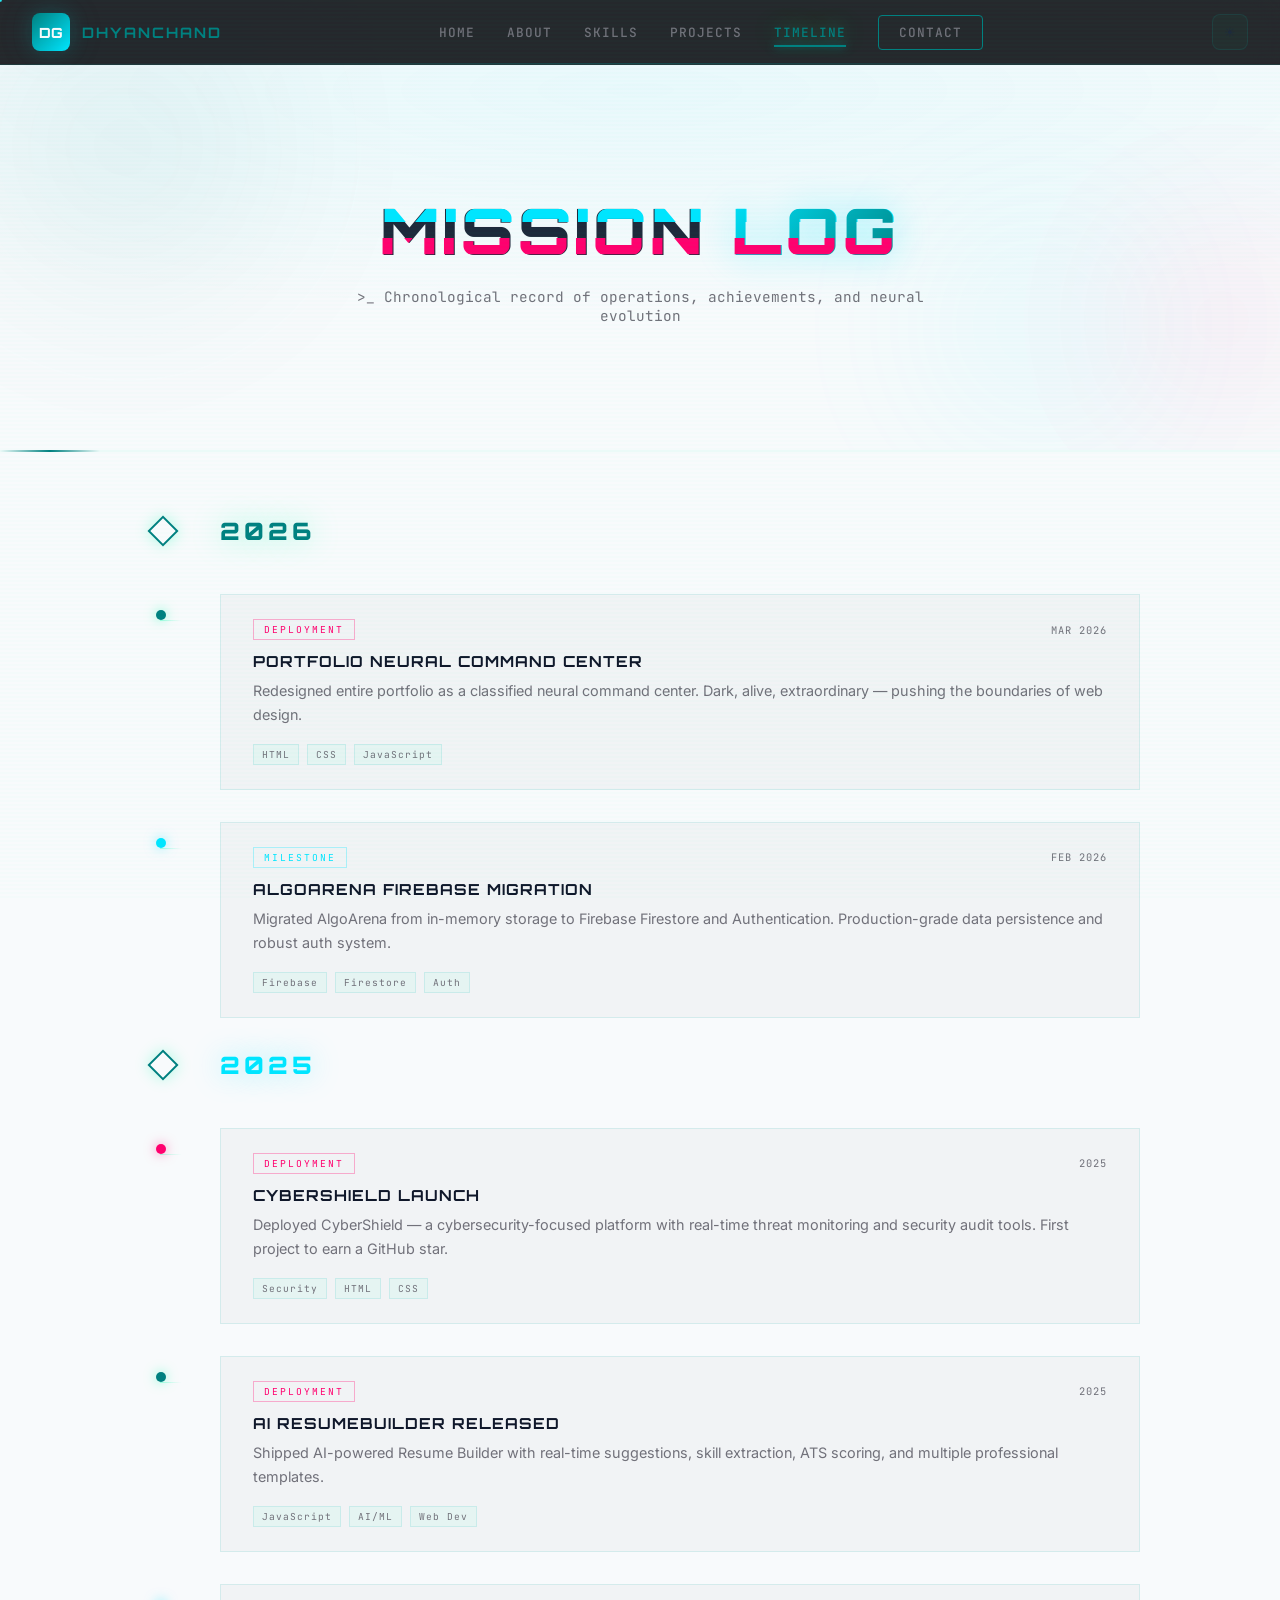
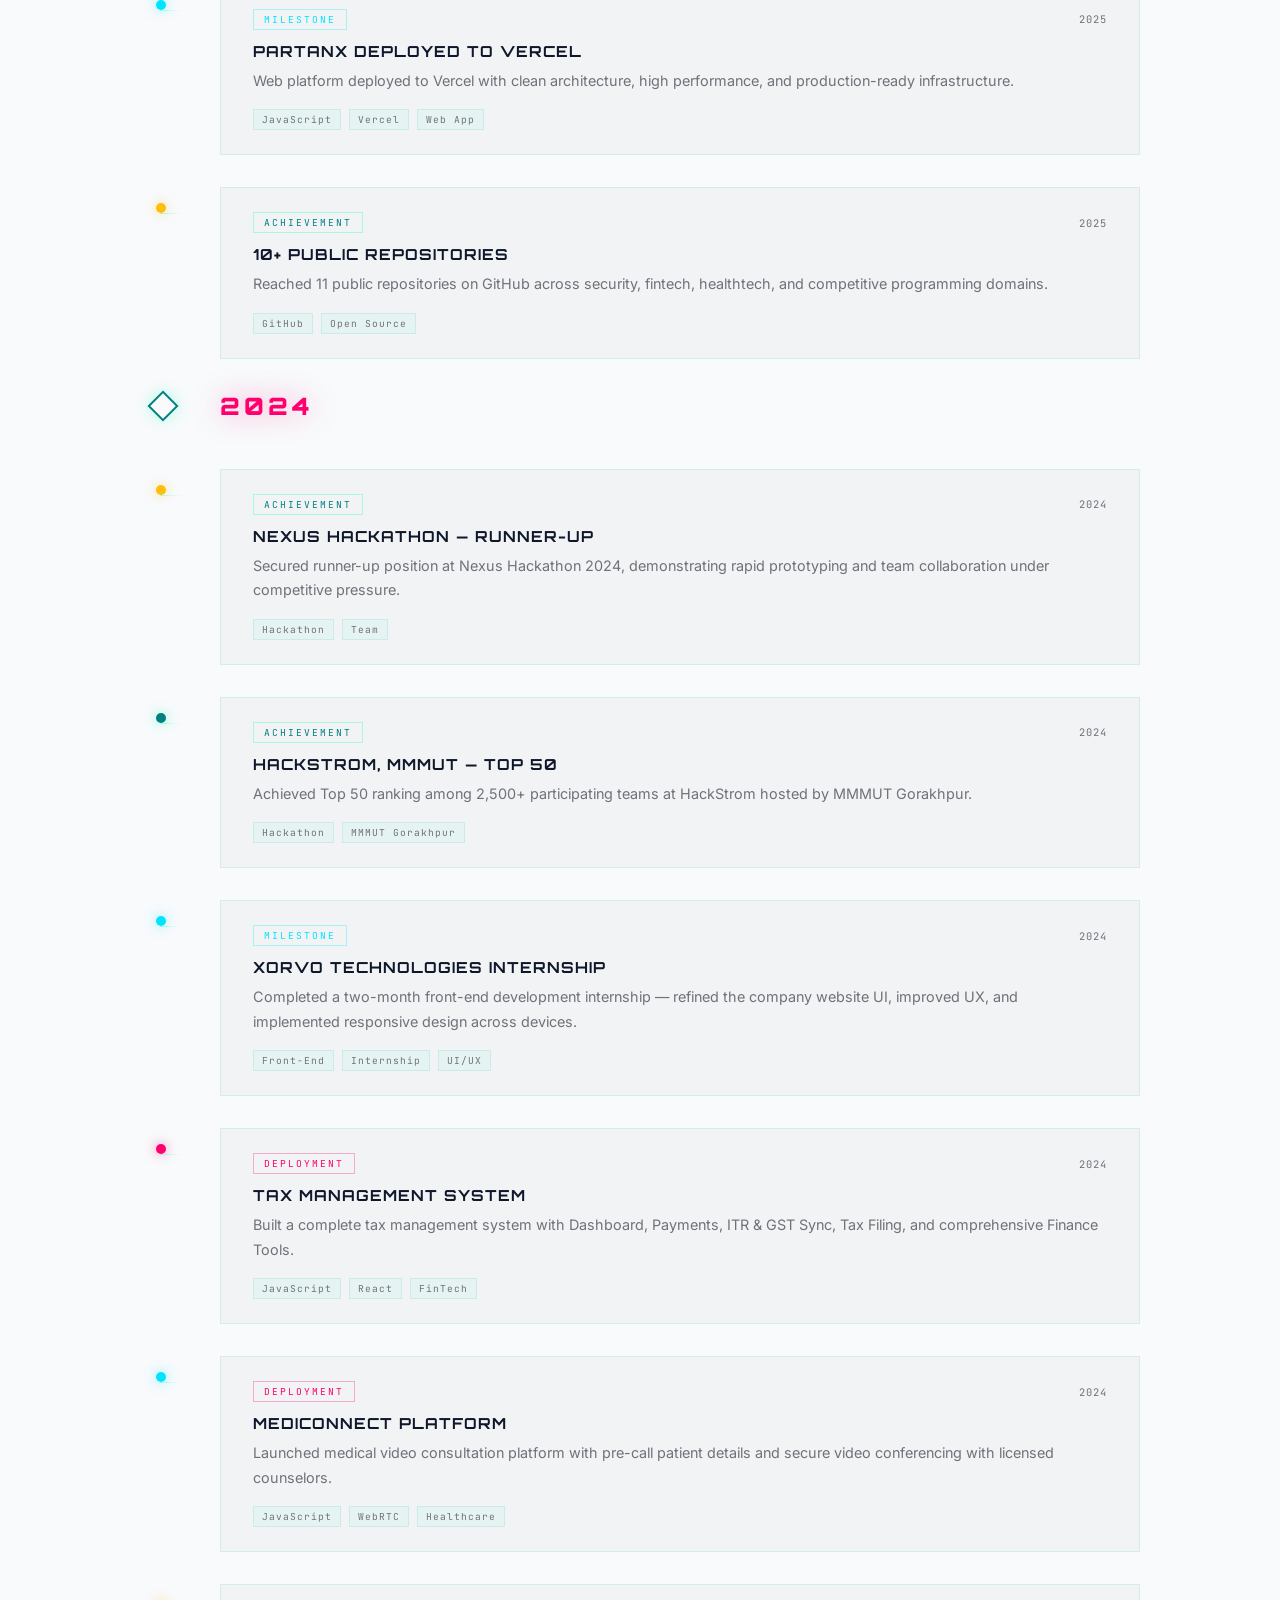
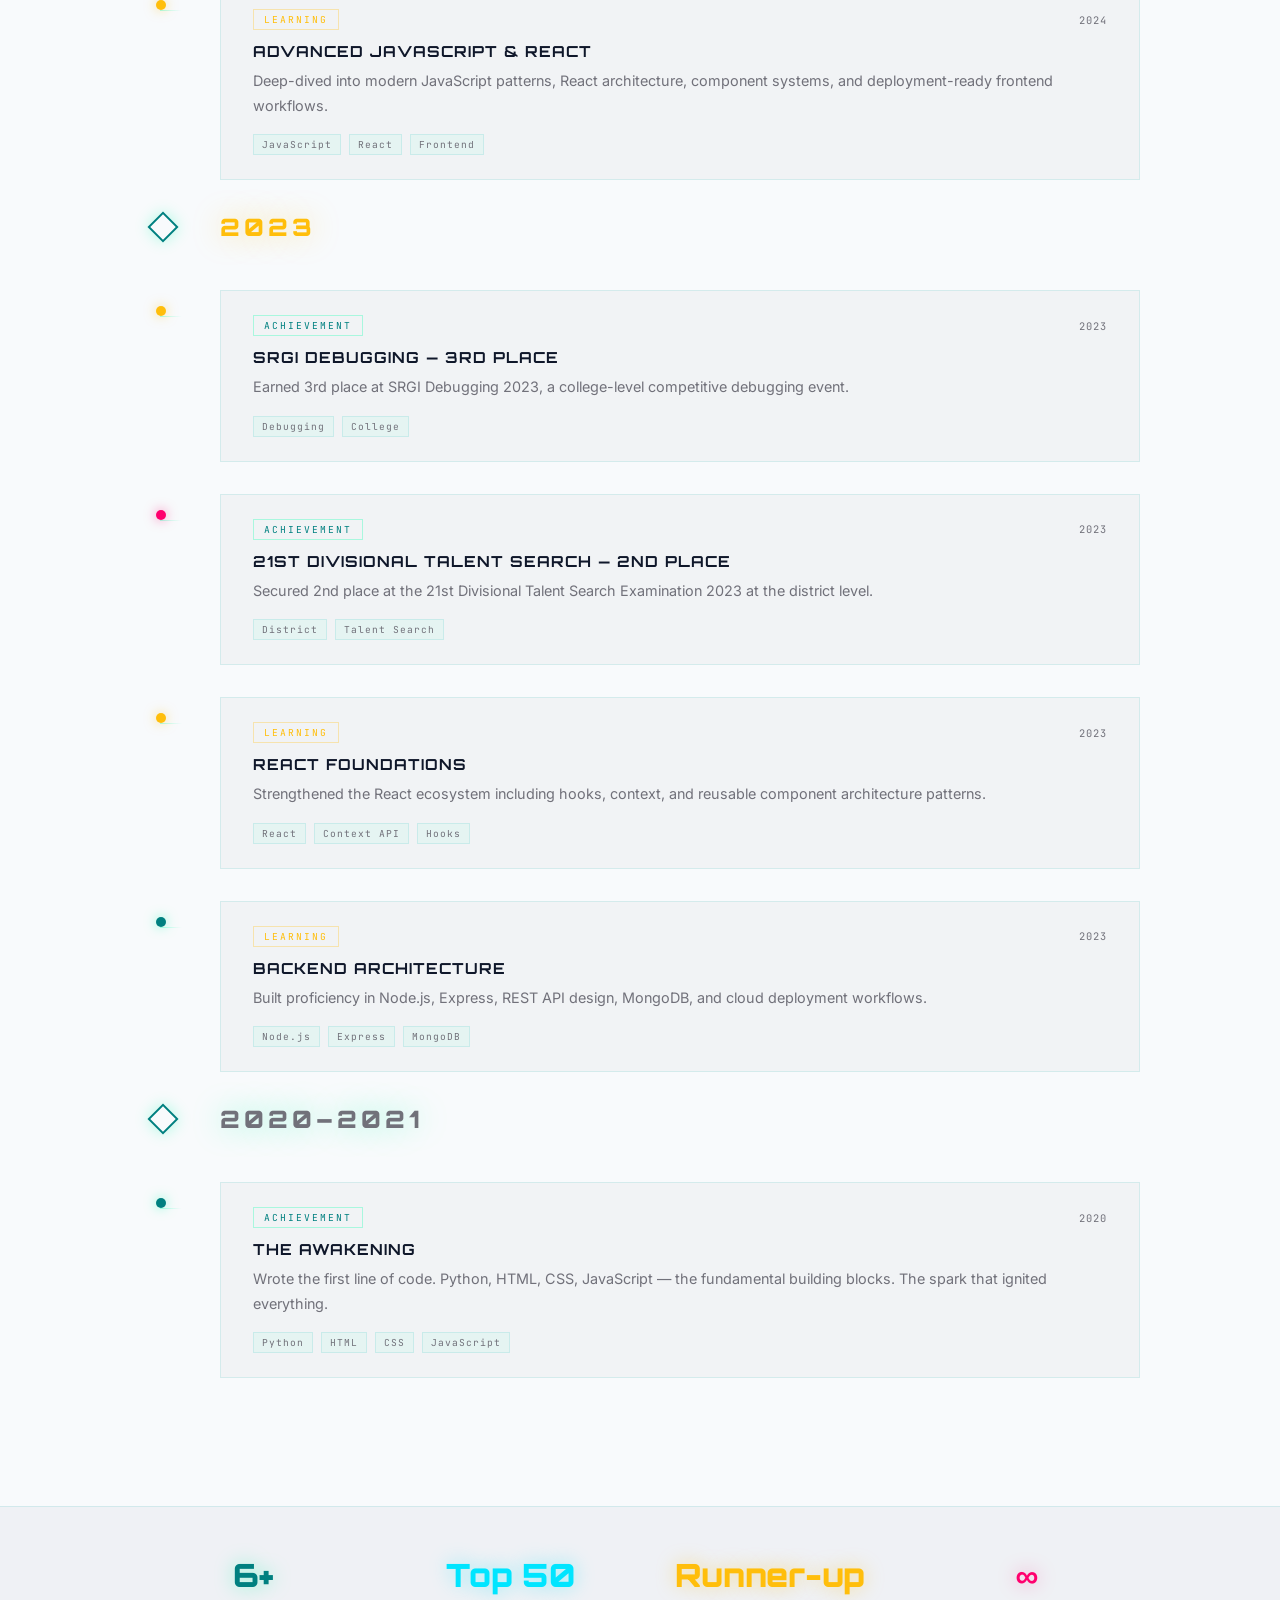
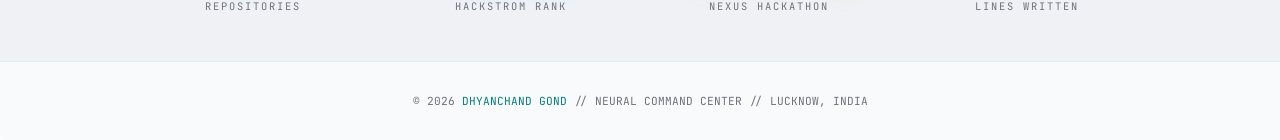
<file: pages/achievement_timeline.html>
<!DOCTYPE html>
<html lang="en">

<head>
    <meta charset="UTF-8">
    <meta name="viewport" content="width=device-width, initial-scale=1.0">
    <title>CLASSIFIED // Mission Log — Dhyanchand Gond</title>
    <meta name="description"
        content="Chronological mission log of Dhyanchand Gond's achievements, milestones, and evolution as an AI-assisted developer.">
    <link rel="preconnect" href="https://fonts.googleapis.com">
    <link rel="preconnect" href="https://fonts.gstatic.com" crossorigin>
    <link
        href="https://fonts.googleapis.com/css2?family=Inter:wght@300;400;500;600;700;800;900&amp;family=JetBrains+Mono:wght@400;500;600;700&amp;family=Orbitron:wght@400;500;600;700;800;900&amp;display=swap"
        rel="stylesheet">
    <script>
        if (performance.getEntriesByType('navigation')[0] && performance.getEntriesByType('navigation')[0].type === 'reload') {
            window.location.href = '../index.html';
        }
    </script>
    <style>
        :root {
            --void: #030308;
            --abyss: #07070f;
            --surface: #0c0c18;
            --panel: #10101f;
            --border: rgba(0, 255, 170, 0.08);
            --border-hot: rgba(0, 255, 170, 0.25);
            --neon: #00ffaa;
            --cyan: #00e5ff;
            --magenta: #ff006e;
            --amber: #ffbe0b;
            --text: #c8d6e5;
            --text-dim: #5a6a7a;
            --text-bright: #e8f0f8;
            --glow-neon: 0 0 30px rgba(0, 255, 170, 0.3), 0 0 60px rgba(0, 255, 170, 0.1);
            --font-display: 'Orbitron', sans-serif;
            --font-body: 'Inter', -apple-system, sans-serif;
            --font-mono: 'JetBrains Mono', monospace;
        }

        * {
            margin: 0;
            padding: 0;
            box-sizing: border-box;
        }

        html {
            scroll-behavior: smooth;
        }

        body {
            font-family: var(--font-body);
            background: var(--void);
            color: var(--text);
            overflow-x: hidden;
        }

        body::after {
            content: '';
            position: fixed;
            inset: 0;
            z-index: 9999;
            pointer-events: none;
            background: repeating-linear-gradient(0deg, transparent, transparent 2px, rgba(0, 255, 170, 0.015) 2px, rgba(0, 255, 170, 0.015) 4px);
        }

        /* ═══ CURSOR TRAIL ═══ */
        .cursor-dot{position:fixed;width:8px;height:8px;border-radius:50%;background:var(--neon);pointer-events:none;z-index:99998;transform:translate(-50%,-50%);box-shadow:0 0 16px var(--neon),0 0 32px rgba(0,255,170,0.4);mix-blend-mode:screen;transition:width .2s,height .2s;}
        .cursor-ring{position:fixed;width:36px;height:36px;border-radius:50%;border:1px solid rgba(0,255,170,0.5);pointer-events:none;z-index:99997;transform:translate(-50%,-50%);transition:all .15s ease;mix-blend-mode:screen;}
        .cursor-trail{position:fixed;width:4px;height:4px;border-radius:50%;background:var(--cyan);pointer-events:none;z-index:99996;opacity:0;transform:translate(-50%,-50%);mix-blend-mode:screen;}

        /* ═══ MORPHING ORBS ═══ */
        .orb-field{position:absolute;inset:0;overflow:hidden;pointer-events:none;}
        .orb{position:absolute;border-radius:50%;filter:blur(80px);opacity:0.09;}
        .orb-1{width:450px;height:450px;background:radial-gradient(circle,var(--neon),transparent 70%);top:-80px;left:-100px;animation:orbF1 25s ease-in-out infinite;}
        .orb-2{width:350px;height:350px;background:radial-gradient(circle,var(--cyan),transparent 70%);bottom:-50px;right:5%;animation:orbF2 32s ease-in-out infinite;}
        .orb-3{width:280px;height:280px;background:radial-gradient(circle,var(--magenta),transparent 70%);top:40%;right:-80px;animation:orbF3 20s ease-in-out infinite;}
        @keyframes orbF1{0%,100%{transform:translate(0,0) scale(1)}50%{transform:translate(120px,80px) scale(1.15)}}
        @keyframes orbF2{0%,100%{transform:translate(0,0) scale(1)}50%{transform:translate(-100px,-80px) scale(1.2)}}
        @keyframes orbF3{0%,100%{transform:translate(0,0) scale(1)}50%{transform:translate(-80px,60px) scale(0.9)}}

        /* ═══ GLITCH TITLE ═══ */
        .glitch-title{position:relative;}
        .glitch-title::before,.glitch-title::after{content:attr(data-text);position:absolute;inset:0;}
        .glitch-title::before{color:var(--cyan);clip-path:polygon(0 20%,100% 20%,100% 40%,0 40%);animation:glitchA 3.5s infinite;left:2px;}
        .glitch-title::after{color:var(--magenta);clip-path:polygon(0 60%,100% 60%,100% 80%,0 80%);animation:glitchB 3.5s infinite;left:-2px;}
        @keyframes glitchA{0%,90%,100%{transform:translate(0)}92%{transform:translate(-3px,1px)}96%{transform:translate(3px,-1px)}}
        @keyframes glitchB{0%,90%,100%{transform:translate(0)}93%{transform:translate(3px,2px)}97%{transform:translate(-3px,-2px)}}

        /* Navbar */
        .navbar {
            position: fixed;
            top: 0;
            left: 0;
            right: 0;
            z-index: 100;
            background: rgba(3, 3, 8, 0.85);
            backdrop-filter: blur(25px) saturate(180%);
            border-bottom: 1px solid var(--border);
        }

        .navbar::after {
            content: '';
            position: absolute;
            bottom: 0;
            left: 0;
            right: 0;
            height: 1px;
            background: linear-gradient(90deg, transparent, var(--neon), transparent);
            opacity: 0.4;
        }

        .navbar-inner {
            max-width: 1400px;
            margin: 0 auto;
            padding: 0 2rem;
            display: flex;
            align-items: center;
            justify-content: space-between;
            height: 64px;
        }

        .nav-logo {
            display: flex;
            align-items: center;
            gap: 12px;
            text-decoration: none;
        }

        .nav-logo-icon {
            width: 38px;
            height: 38px;
            border-radius: 8px;
            background: linear-gradient(135deg, var(--neon), var(--cyan));
            display: flex;
            align-items: center;
            justify-content: center;
            font-weight: 800;
            font-size: 14px;
            color: var(--void);
            font-family: var(--font-display);
            box-shadow: var(--glow-neon);
        }

        .nav-logo-text {
            font-family: var(--font-display);
            font-weight: 700;
            font-size: 0.9rem;
            color: var(--neon);
            letter-spacing: 2px;
            text-transform: uppercase;
        }

        .nav-links {
            display: flex;
            align-items: center;
            gap: 2rem;
        }

        .nav-links a {
            color: var(--text-dim);
            font-size: 0.8rem;
            font-weight: 500;
            text-decoration: none;
            transition: all 0.3s;
            letter-spacing: 1px;
            text-transform: uppercase;
            font-family: var(--font-mono);
            position: relative;
        }

        .nav-links a:hover,
        .nav-links a.active {
            color: var(--neon);
            text-shadow: 0 0 20px rgba(0, 255, 170, 0.5);
        }

        .nav-links a.active:not(.nav-cta)::after {
            content: '';
            position: absolute;
            bottom: -6px;
            left: 0;
            right: 0;
            height: 2px;
            background: var(--neon);
            box-shadow: 0 0 10px var(--neon);
        }

        .nav-cta.active {
            background: rgba(0, 255, 170, 0.15);
            box-shadow: 0 0 20px rgba(0, 255, 170, 0.2);
            border-width: 2px;
        }

        .nav-cta {
            background: transparent;
            color: var(--neon);
            padding: 8px 20px;
            border: 1px solid var(--neon);
            border-radius: 4px;
            font-size: 0.75rem;
            font-weight: 600;
            text-decoration: none;
            font-family: var(--font-display);
            text-transform: uppercase;
            letter-spacing: 2px;
            transition: all 0.3s;
        }

        .nav-cta:hover {
            background: var(--neon);
            color: var(--void);
            box-shadow: var(--glow-neon);
        }

        .mobile-menu-btn {
            display: none;
            background: none;
            border: none;
            cursor: pointer;
            color: var(--neon);
        }

        @media (max-width: 768px) {
            .nav-links {
                display: none;
            }

            .mobile-menu-btn {
                display: block;
            }
        }

        .mobile-overlay {
            position: fixed;
            inset: 0;
            z-index: 200;
            background: rgba(3, 3, 8, 0.97);
            backdrop-filter: blur(30px);
            display: none;
            flex-direction: column;
            align-items: center;
            justify-content: center;
            gap: 2rem;
        }

        .mobile-overlay.open {
            display: flex;
        }

        .mobile-overlay a {
            color: var(--text);
            font-size: 1.2rem;
            font-weight: 600;
            text-decoration: none;
            font-family: var(--font-display);
            letter-spacing: 3px;
            text-transform: uppercase;
            transition: color 0.3s;
        }

        .mobile-overlay a:hover {
            color: var(--neon);
        }

        .mobile-close {
            position: absolute;
            top: 1.25rem;
            right: 1.5rem;
            background: none;
            border: none;
            color: var(--text-dim);
            cursor: pointer;
        }

        .section-inner {
            max-width: 1000px;
            margin: 0 auto;
        }

        .section-header {
            display: flex;
            align-items: center;
            gap: 16px;
            margin-bottom: 1.5rem;
        }

        .section-tag {
            font-family: var(--font-mono);
            font-size: 0.7rem;
            color: var(--neon);
            background: rgba(0, 255, 170, 0.08);
            border: 1px solid rgba(0, 255, 170, 0.2);
            padding: 4px 12px;
            letter-spacing: 2px;
            text-transform: uppercase;
        }

        .section-line {
            flex: 1;
            height: 1px;
            background: linear-gradient(90deg, var(--border-hot), transparent);
        }

        .section-title {
            font-family: var(--font-display);
            font-size: clamp(1.5rem, 3vw, 2rem);
            font-weight: 700;
            color: var(--text-bright);
            letter-spacing: 3px;
            text-transform: uppercase;
        }

        /* Hero */
        .timeline-hero {
            min-height: 50vh;
            display: flex;
            align-items: center;
            justify-content: center;
            position: relative;
            overflow: hidden;
            padding: 8rem 2rem 4rem;
            text-align: center;
        }

        .timeline-hero::before {
            content: '';
            position: absolute;
            inset: 0;
            background: radial-gradient(ellipse 80% 50% at 50% 20%, rgba(0, 229, 255, 0.06), transparent);
        }

        .timeline-hero h1 {
            font-family: var(--font-display);
            font-size: clamp(2rem, 5vw, 4rem);
            font-weight: 900;
            text-transform: uppercase;
            letter-spacing: 4px;
            margin-bottom: 1rem;
            position: relative;
            z-index: 2;
        }

        .timeline-hero h1 span {
            background: linear-gradient(135deg, var(--cyan), var(--neon));
            -webkit-background-clip: text;
            -webkit-text-fill-color: transparent;
            background-clip: text;
            filter: drop-shadow(0 0 20px rgba(0, 229, 255, 0.4));
        }

        .timeline-hero p {
            font-family: var(--font-mono);
            font-size: 0.9rem;
            color: var(--text-dim);
            max-width: 600px;
            margin: 0 auto;
            position: relative;
            z-index: 2;
        }

        /* Timeline */
        .timeline-section {
            padding: 4rem 2rem 6rem;
        }

        .timeline-track {
            position: relative;
            padding-left: 50px;
        }
        
        @media (max-width: 640px) {
            #timeline-progress { left: 10px !important; }
        }

        .timeline-track::before {
            content: '';
            position: absolute;
            left: 20px;
            top: 0;
            bottom: 0;
            background: linear-gradient(180deg,
                    var(--neon) 0%, var(--cyan) 30%, var(--magenta) 60%, var(--amber) 90%, transparent 100%);
            opacity: 0.15;
        }

        #timeline-progress {
            position: absolute;
            left: 20px;
            top: 0;
            width: 2px;
            background: linear-gradient(180deg, var(--neon), var(--cyan), var(--magenta), var(--amber));
            box-shadow: 0 0 15px var(--neon);
            z-index: 1;
            transition: height 0.1s ease;
        }

        @media (max-width: 640px) {
            .timeline-track {
                padding-left: 30px;
            }

            .timeline-track::before {
                left: 10px;
            }

            .year-marker::before {
                left: -28px;
                width: 14px;
                height: 14px;
            }

            .mission-entry::before {
                left: -24px;
                width: 8px;
                height: 8px;
            }

            .mission-entry::after {
                left: -20px;
                width: 12px;
            }

            .mission-card {
                padding: 1.25rem;
            }
        }

        /* Year marker */
        .year-marker {
            position: relative;
            margin-bottom: 3rem;
            padding-left: 30px;
        }

        .year-marker::before {
            content: '';
            position: absolute;
            left: -38px;
            top: 50%;
            width: 18px;
            height: 18px;
            transform: translateY(-50%) rotate(45deg);
            border: 2px solid var(--neon);
            background: var(--void);
            box-shadow: 0 0 15px rgba(0, 255, 170, 0.3);
        }

        .year-label {
            font-family: var(--font-display);
            font-size: 1.5rem;
            font-weight: 900;
            letter-spacing: 4px;
            color: var(--neon);
            text-shadow: 0 0 30px rgba(0, 255, 170, 0.4);
        }

        /* Mission entry */
        .mission-entry {
            position: relative;
            margin-bottom: 2rem;
            padding-left: 30px;
            opacity: 0;
            transform: translateY(20px);
            transition: all 0.6s cubic-bezier(0.4, 0, 0.2, 1);
        }

        .mission-entry.visible {
            opacity: 1;
            transform: translateY(0);
        }

        .mission-entry::before {
            content: '';
            position: absolute;
            left: -34px;
            top: 16px;
            width: 10px;
            height: 10px;
            border-radius: 50%;
        }

        .mission-entry[data-color="neon"]::before {
            background: var(--neon);
            box-shadow: 0 0 12px rgba(0, 255, 170, 0.5);
        }

        .mission-entry[data-color="cyan"]::before {
            background: var(--cyan);
            box-shadow: 0 0 12px rgba(0, 229, 255, 0.5);
        }

        .mission-entry[data-color="magenta"]::before {
            background: var(--magenta);
            box-shadow: 0 0 12px rgba(255, 0, 110, 0.5);
        }

        .mission-entry[data-color="amber"]::before {
            background: var(--amber);
            box-shadow: 0 0 12px rgba(255, 190, 11, 0.5);
        }

        /* Connector pulse */
        .mission-entry::after {
            content: '';
            position: absolute;
            left: -30px;
            top: 26px;
            width: 22px;
            height: 1px;
            background: linear-gradient(90deg, rgba(0, 255, 170, 0.3), transparent);
        }

        .mission-card {
            background: var(--panel);
            border: 1px solid var(--border);
            padding: 1.5rem 2rem;
            transition: all 0.3s;
            position: relative;
            overflow: hidden;
        }
        .mission-card::before {
            content:'';
            position:absolute;
            left:0;top:0;bottom:0;
            width:3px;
            opacity:0;
            transition:opacity 0.3s;
        }
        .mission-entry[data-color="neon"] .mission-card::before{background:var(--neon);box-shadow:0 0 12px var(--neon);}
        .mission-entry[data-color="cyan"] .mission-card::before{background:var(--cyan);box-shadow:0 0 12px var(--cyan);}
        .mission-entry[data-color="magenta"] .mission-card::before{background:var(--magenta);box-shadow:0 0 12px var(--magenta);}
        .mission-entry[data-color="amber"] .mission-card::before{background:var(--amber);box-shadow:0 0 12px var(--amber);}

        .mission-card:hover {
            border-color: var(--border-hot);
            box-shadow: 0 0 50px rgba(0, 255, 170, 0.05);
            transform: translateX(4px);
        }
        .mission-card:hover::before { opacity:1; }

        .mission-header {
            display: flex;
            align-items: center;
            justify-content: space-between;
            margin-bottom: 0.75rem;
            flex-wrap: wrap;
            gap: 8px;
        }

        .mission-type {
            font-family: var(--font-mono);
            font-size: 0.6rem;
            padding: 3px 10px;
            border: 1px solid;
            letter-spacing: 2px;
            text-transform: uppercase;
        }

        .mission-type.achievement {
            color: var(--neon);
            border-color: rgba(0, 255, 170, 0.3);
        }

        .mission-type.milestone {
            color: var(--cyan);
            border-color: rgba(0, 229, 255, 0.3);
        }

        .mission-type.deployment {
            color: var(--magenta);
            border-color: rgba(255, 0, 110, 0.3);
        }

        .mission-type.learning {
            color: var(--amber);
            border-color: rgba(255, 190, 11, 0.3);
        }

        .mission-date {
            font-family: var(--font-mono);
            font-size: 0.65rem;
            color: var(--text-dim);
            letter-spacing: 1px;
        }

        .mission-title {
            font-family: var(--font-display);
            font-size: 0.95rem;
            font-weight: 700;
            color: var(--text-bright);
            letter-spacing: 1px;
            text-transform: uppercase;
            margin-bottom: 0.5rem;
        }

        .mission-desc {
            font-size: 0.9rem;
            color: var(--text-dim);
            line-height: 1.7;
        }

        .mission-tags {
            display: flex;
            gap: 8px;
            flex-wrap: wrap;
            margin-top: 1rem;
        }

        .mission-tag {
            font-family: var(--font-mono);
            font-size: 0.6rem;
            padding: 3px 8px;
            background: rgba(0, 255, 170, 0.05);
            border: 1px solid var(--border);
            color: var(--text-dim);
            letter-spacing: 1px;
        }

        /* Neural pulse */
        .neural-pulse {
            height: 2px;
            width: 100%;
            background: rgba(0, 255, 170, 0.05);
            overflow: hidden;
            position: relative;
        }

        .neural-pulse::after {
            content: '';
            position: absolute;
            top: 0;
            width: 100px;
            height: 100%;
            background: linear-gradient(90deg, transparent, var(--neon), transparent);
            animation: pulseSweep 3s linear infinite;
        }

        @keyframes pulseSweep {
            0% {
                left: -100px;
            }

            100% {
                left: 100%;
            }
        }

        /* Stats bar */
        .stats-bar {
            padding: 3rem 2rem;
            background: var(--abyss);
            border-top: 1px solid var(--border);
        }

        .stats-grid {
            max-width: 1000px;
            margin: 0 auto;
            display: grid;
            grid-template-columns: repeat(4, 1fr);
            gap: 2rem;
            text-align: center;
        }

        @media (max-width: 600px) {
            .stats-grid {
                grid-template-columns: repeat(2, 1fr);
            }
        }

        .stat-val {
            font-family: var(--font-display);
            font-size: 2rem;
            font-weight: 900;
            margin-bottom: 0.25rem;
        }

        .stat-val.neon {
            color: var(--neon);
            text-shadow: 0 0 20px rgba(0, 255, 170, 0.4);
        }

        .stat-val.cyan {
            color: var(--cyan);
            text-shadow: 0 0 20px rgba(0, 229, 255, 0.4);
        }

        .stat-val.amber {
            color: var(--amber);
            text-shadow: 0 0 20px rgba(255, 190, 11, 0.4);
        }

        .stat-val.magenta {
            color: var(--magenta);
            text-shadow: 0 0 20px rgba(255, 0, 110, 0.4);
        }

        .stat-lbl {
            font-family: var(--font-mono);
            font-size: 0.65rem;
            color: var(--text-dim);
            letter-spacing: 2px;
            text-transform: uppercase;
        }

        .footer {
            padding: 2rem;
            text-align: center;
            border-top: 1px solid var(--border);
            font-family: var(--font-mono);
            font-size: 0.7rem;
            color: var(--text-dim);
        }

        .footer a {
            color: var(--neon);
            text-decoration: none;
        }

        .fade-in {
            opacity: 0;
            transform: translateY(30px);
            animation: fadeIn 0.8s ease forwards;
        }

        .fade-in-d1 {
            animation-delay: 0.15s;
        }

        @keyframes fadeIn {
            to {
                opacity: 1;
                transform: translateY(0);
            }
        }

        @media (max-width: 1024px) {
            .section-inner {
                max-width: 100%;
                padding: 0 1.25rem;
            }

            .timeline-section {
                padding: 3rem 1.25rem 4rem;
            }
        }

        @media (max-width: 768px) {
            .navbar-inner {
                padding: 0 1rem;
                height: 58px;
            }

            .timeline-hero {
                min-height: 44vh;
                padding: 6.5rem 1rem 2.5rem;
            }

            .timeline-hero h1 {
                letter-spacing: 2px;
            }

            .timeline-hero p {
                font-size: 0.8rem;
            }

            .mission-card {
                padding: 1rem;
            }

            .mission-title {
                font-size: 1rem;
            }

            .mission-desc {
                font-size: 0.8rem;
            }
        }

        @media (max-width: 480px) {
            .timeline-hero h1 {
                font-size: 1.7rem;
                letter-spacing: 1px;
            }

            .mission-header {
                flex-wrap: wrap;
                gap: 0.4rem;
            }

            .mission-tags {
                gap: 0.35rem;
            }

            .mission-tag {
                font-size: 0.55rem;
            }

            .mobile-overlay a {
                font-size: 1rem;
                letter-spacing: 2px;
            }
        }
    
        /* THEME SYSTEM — LIGHT MODE */
        [data-theme="light"] {
            --void: #f8fafc; --abyss: #eff1f5; --surface: #ffffff; --panel: #f1f3f5;
            --border: rgba(0, 170, 170, 0.12); --border-hot: rgba(0, 170, 170, 0.3);
            --neon: #008080; --neon-dim: rgba(0, 170, 170, 0.5);
            --text: #1e293b; --text-dim: #71717a; --text-bright: #0f172a;
            --glow-neon: 0 0 20px rgba(0, 170, 170, 0.2), 0 0 40px rgba(0, 170, 170, 0.1);
            --glow-cyan: 0 0 20px rgba(0, 132, 204, 0.25), 0 0 40px rgba(0, 132, 204, 0.1);
        }
        [data-theme] { transition: background-color 0.4s ease, color 0.4s ease; }
        .page-entrance { opacity: 0; transform: translateY(15px); filter: blur(2px);
            transition: opacity .5s ease .1s, transform .5s ease .1s, filter .5s ease .1s; }
        .page-entrance.loaded { opacity: 1; transform: translateY(0); filter: blur(0); }
        .reveal-section { opacity: 0; transform: translateY(25px);
            transition: opacity .6s ease, transform .6s ease; }
        .reveal-section.visible { opacity: 1; transform: translateY(0); }
        .stagger-children > * { opacity: 0; transform: translateY(20px);
            transition: opacity .5s ease, transform .5s ease; }
        .stagger-children.revealed > * { opacity: 1; transform: translateY(0); }
        .timeline-node { opacity: 0; transform: scale(0.8);
            transition: opacity .5s ease, transform .5s ease; }
        .timeline-node.visible { opacity: 1; transform: scale(1); }
        .theme-toggle { display: inline-flex; align-items: center; justify-content: center;
            width: 36px; height: 36px; border-radius: 8px; border: 1px solid var(--border);
            background: rgba(0,255,170,0.03); color: var(--text); cursor: pointer;
            transition: all .3s cubic-bezier(.4,0,.2,1); flex-shrink: 0; margin-left: 12px; }
        .theme-toggle:hover { transform: scale(1.05); box-shadow: var(--glow-neon); border-color: var(--border-hot); }
        .theme-toggle:focus-visible { outline: 2px solid var(--neon); outline-offset: 2px; }
        .btnmicro { transition: transform .15s ease, box-shadow .25s ease; }
        .btnmicro:hover { transform: translateY(-1px); }
        .btnmicro:active { transform: translateY(0); }
        @media (hover: hover) { .project-card:hover { transform: translateY(-4px); box-shadow: var(--glow-neon); } }
        @media (hover: none), (pointer: coarse) { .project-card:hover { transform: none; } }
        .form-field input:focus, .form-field textarea:focus { border-color: var(--neon); box-shadow: var(--glow-neon); }
        .form-submit:hover { box-shadow: var(--glow-neon); transform: translateY(-2px); }
        .form-submit:disabled { opacity: 0.7; cursor: wait; }
        @media (prefers-reduced-motion: reduce) {
            * { animation-duration: 0.01ms !important; animation-iteration-count: 1 !important; transition-duration: 0.01ms !important; }
            .reveal-section, .stagger-children > *, .timeline-node, .page-entrance { opacity: 1 !important; transform: none !important; }
            .project-card:hover { transform: none !important; }
        }
</style>

    <link rel="canonical" href="https://diwakar8004.github.io/Portfolio/achievement_timeline.html">
    <meta property="og:title" content="Mission Log — Dhyanchand Gond">
    <meta property="og:description" content="Mission log timeline of achievements, hackathons, and technical milestones.">
    <meta property="og:type" content="website">
    <meta property="og:url" content="https://diwakar8004.github.io/Portfolio/achievement_timeline.html">
    <meta property="og:image" content="https://diwakar8004.github.io/Portfolio/public/og-image.jpg">
    <meta property="og:image:width" content="1200">
    <meta property="og:image:height" content="630">
    <meta property="og:locale" content="en_US">
    <meta name="twitter:card" content="summary_large_image">
    <meta name="twitter:title" content="Mission Log — Dhyanchand Gond">
    <meta name="twitter:description" content="Mission log timeline of achievements, hackathons, and technical milestones.">
    <meta name="twitter:image" content="https://diwakar8004.github.io/Portfolio/public/og-image.jpg">
    <link rel="icon" href="/public/favicon.ico">
    <link rel="manifest" href="/public/manifest.json"></head>

<body>
    <!-- Navbar -->
    <nav class="navbar">
        <div class="navbar-inner">
            <a href="hero_laboratory.html" class="nav-logo">
                <div class="nav-logo-icon">DG</div><span class="nav-logo-text">Dhyanchand</span>
            </a>
            <div class="nav-links">
                <a href="hero_laboratory.html">Home</a>
                <a href="about_dimension.html">About</a>
                <a href="skills_universe.html">Skills</a>
                <a href="project_galaxy.html">Projects</a>
                <a href="achievement_timeline.html" class="active">Timeline</a>
                <a href="contact_portal.html" class="nav-cta btnmicro">Contact</a>
            </div>
            <button type="button" id="themeToggle" class="theme-toggle" aria-label="Toggle theme" title="Toggle theme"><span class="theme-icon">☾</span></button>
            <button type="button" class="mobile-menu-btn" onclick="document.getElementById('mobileMenu').classList.add('open')"
                aria-label="Open menu">
                <svg width="24" height="24" fill="none" stroke="currentColor" stroke-width="2">
                    <path d="M4 6h16M4 12h16M4 18h16">
                </svg>
            </button>
        </div>
    </nav>
    <div id="mobileMenu" class="mobile-overlay">
        <button type="button" class="mobile-close" onclick="document.getElementById('mobileMenu').classList.remove('open')" aria-label="Close menu"><span class="sr-only">Close menu</span>
            <svg width="28" height="28" fill="none" stroke="currentColor" stroke-width="2">
                <path d="M6 6l16 16M22 6L6 22">
            </svg>
        </button>
        <a href="hero_laboratory.html">Home</a><a href="about_dimension.html">About</a>
        <a href="skills_universe.html">Skills</a><a href="project_galaxy.html">Projects</a>
        <a href="achievement_timeline.html">Timeline</a><a href="contact_portal.html">Contact</a>
    </div>

    <!-- Hero -->
    <section class="timeline-hero page-entrance">
        <div class="orb-field"><div class="orb orb-1"></div><div class="orb orb-2"></div><div class="orb orb-3"></div></div>
        <div class="fade-in" style="position:relative;z-index:2;">
            <h1 class="glitch-title" data-text="Mission Log">Mission <span>Log</span></h1>
            <p>&gt;_ Chronological record of operations, achievements, and neural evolution</p>
        </div>
    </section>

    <div class="neural-pulse"></div>

    <!-- Timeline -->
    <section class="timeline-section reveal-section">
        <div class="section-inner">
            <div class="timeline-track stagger-children">
                <div id="timeline-progress"></div>

                <!-- 2026 -->
                <div class="year-marker">
                    <div class="year-label">2026</div>
                </div>

                <div class="mission-entry timeline-node" data-color="neon">
                    <div class="mission-card">
                        <div class="mission-header">
                            <span class="mission-type deployment">Deployment</span>
                            <span class="mission-date">MAR 2026</span>
                        </div>
                        <div class="mission-title">Portfolio Neural Command Center</div>
                        <div class="mission-desc">Redesigned entire portfolio as a classified neural command center.
                            Dark, alive, extraordinary — pushing the boundaries of web design.</div>
                        <div class="mission-tags"><span class="mission-tag">HTML</span><span
                                class="mission-tag">CSS</span><span class="mission-tag">JavaScript</span></div>
                    </div>
                </div>

                <div class="mission-entry timeline-node" data-color="cyan">
                    <div class="mission-card">
                        <div class="mission-header">
                            <span class="mission-type milestone">Milestone</span>
                            <span class="mission-date">FEB 2026</span>
                        </div>
                        <div class="mission-title">AlgoArena Firebase Migration</div>
                        <div class="mission-desc">Migrated AlgoArena from in-memory storage to Firebase Firestore and
                            Authentication. Production-grade data persistence and robust auth system.</div>
                        <div class="mission-tags"><span class="mission-tag">Firebase</span><span
                                class="mission-tag">Firestore</span><span class="mission-tag">Auth</span></div>
                    </div>
                </div>

                <!-- 2025 -->
                <div class="year-marker">
                    <div class="year-label" style="color:var(--cyan);text-shadow:0 0 30px rgba(0,229,255,0.4);">2025
                    </div>
                </div>

                <div class="mission-entry timeline-node" data-color="magenta">
                    <div class="mission-card">
                        <div class="mission-header">
                            <span class="mission-type deployment">Deployment</span>
                            <span class="mission-date">2025</span>
                        </div>
                        <div class="mission-title">CyberShield Launch</div>
                        <div class="mission-desc">Deployed CyberShield — a cybersecurity-focused platform with real-time
                            threat monitoring and security audit tools. First project to earn a GitHub star.</div>
                        <div class="mission-tags"><span class="mission-tag">Security</span><span
                                class="mission-tag">HTML</span><span class="mission-tag">CSS</span></div>
                    </div>
                </div>

                <div class="mission-entry timeline-node" data-color="neon">
                    <div class="mission-card">
                        <div class="mission-header">
                            <span class="mission-type deployment">Deployment</span>
                            <span class="mission-date">2025</span>
                        </div>
                        <div class="mission-title">AI ResumeBuilder Released</div>
                        <div class="mission-desc">Shipped AI-powered Resume Builder with real-time suggestions, skill
                            extraction, ATS scoring, and multiple professional templates.</div>
                        <div class="mission-tags"><span class="mission-tag">JavaScript</span><span
                                class="mission-tag">AI/ML</span><span class="mission-tag">Web Dev</span></div>
                    </div>
                </div>

                <div class="mission-entry timeline-node" data-color="cyan">
                    <div class="mission-card">
                        <div class="mission-header">
                            <span class="mission-type milestone">Milestone</span>
                            <span class="mission-date">2025</span>
                        </div>
                        <div class="mission-title">PartanX Deployed to Vercel</div>
                        <div class="mission-desc">Web platform deployed to Vercel with clean architecture, high
                            performance, and production-ready infrastructure.</div>
                        <div class="mission-tags"><span class="mission-tag">JavaScript</span><span
                                class="mission-tag">Vercel</span><span class="mission-tag">Web App</span></div>
                    </div>
                </div>

                <div class="mission-entry timeline-node" data-color="amber">
                    <div class="mission-card">
                        <div class="mission-header">
                            <span class="mission-type achievement">Achievement</span>
                            <span class="mission-date">2025</span>
                        </div>
                        <div class="mission-title">10+ Public Repositories</div>
                        <div class="mission-desc">Reached 11 public repositories on GitHub across security, fintech,
                            healthtech, and competitive programming domains.</div>
                        <div class="mission-tags"><span class="mission-tag">GitHub</span><span class="mission-tag">Open
                                Source</span></div>
                    </div>
                </div>

                <!-- 2024 -->
                <div class="year-marker">
                    <div class="year-label" style="color:var(--magenta);text-shadow:0 0 30px rgba(255,0,110,0.4);">2024
                    </div>
                </div>

                <div class="mission-entry timeline-node" data-color="amber">
                    <div class="mission-card">
                        <div class="mission-header">
                            <span class="mission-type achievement">Achievement</span>
                            <span class="mission-date">2024</span>
                        </div>
                        <div class="mission-title">Nexus Hackathon — Runner-up</div>
                        <div class="mission-desc">Secured runner-up position at Nexus Hackathon 2024, demonstrating
                            rapid prototyping and team collaboration under competitive pressure.</div>
                        <div class="mission-tags"><span class="mission-tag">Hackathon</span><span
                                class="mission-tag">Team</span></div>
                    </div>
                </div>

                <div class="mission-entry timeline-node" data-color="neon">
                    <div class="mission-card">
                        <div class="mission-header">
                            <span class="mission-type achievement">Achievement</span>
                            <span class="mission-date">2024</span>
                        </div>
                        <div class="mission-title">HackStrom, MMMUT — Top 50</div>
                        <div class="mission-desc">Achieved Top 50 ranking among 2,500+ participating teams at HackStrom
                            hosted by MMMUT Gorakhpur.</div>
                        <div class="mission-tags"><span class="mission-tag">Hackathon</span><span
                                class="mission-tag">MMMUT Gorakhpur</span></div>
                    </div>
                </div>

                <div class="mission-entry timeline-node" data-color="cyan">
                    <div class="mission-card">
                        <div class="mission-header">
                            <span class="mission-type milestone">Milestone</span>
                            <span class="mission-date">2024</span>
                        </div>
                        <div class="mission-title">Xorvo Technologies Internship</div>
                        <div class="mission-desc">Completed a two-month front-end development internship — refined the
                            company website UI, improved UX, and implemented responsive design across devices.</div>
                        <div class="mission-tags"><span class="mission-tag">Front-End</span><span
                                class="mission-tag">Internship</span><span class="mission-tag">UI/UX</span></div>
                    </div>
                </div>

                <div class="mission-entry timeline-node" data-color="magenta">
                    <div class="mission-card">
                        <div class="mission-header">
                            <span class="mission-type deployment">Deployment</span>
                            <span class="mission-date">2024</span>
                        </div>
                        <div class="mission-title">Tax Management System</div>
                        <div class="mission-desc">Built a complete tax management system with Dashboard, Payments, ITR &amp;
                            GST Sync, Tax Filing, and comprehensive Finance Tools.</div>
                        <div class="mission-tags"><span class="mission-tag">JavaScript</span><span
                                class="mission-tag">React</span><span class="mission-tag">FinTech</span></div>
                    </div>
                </div>

                <div class="mission-entry timeline-node" data-color="cyan">
                    <div class="mission-card">
                        <div class="mission-header">
                            <span class="mission-type deployment">Deployment</span>
                            <span class="mission-date">2024</span>
                        </div>
                        <div class="mission-title">MediConnect Platform</div>
                        <div class="mission-desc">Launched medical video consultation platform with pre-call patient
                            details and secure video conferencing with licensed counselors.</div>
                        <div class="mission-tags"><span class="mission-tag">JavaScript</span><span
                                class="mission-tag">WebRTC</span><span class="mission-tag">Healthcare</span></div>
                    </div>
                </div>

                <div class="mission-entry timeline-node" data-color="amber">
                    <div class="mission-card">
                        <div class="mission-header">
                            <span class="mission-type learning">Learning</span>
                            <span class="mission-date">2024</span>
                        </div>
                        <div class="mission-title">Advanced JavaScript &amp; React</div>
                        <div class="mission-desc">Deep-dived into modern JavaScript patterns, React architecture,
                            component systems, and deployment-ready frontend workflows.</div>
                        <div class="mission-tags"><span class="mission-tag">JavaScript</span><span
                                class="mission-tag">React</span><span class="mission-tag">Frontend</span></div>
                    </div>
                </div>

                <!-- 2023 -->
                <div class="year-marker">
                    <div class="year-label" style="color:var(--amber);text-shadow:0 0 30px rgba(255,190,11,0.4);">2023
                    </div>
                </div>

                <div class="mission-entry timeline-node" data-color="amber">
                    <div class="mission-card">
                        <div class="mission-header">
                            <span class="mission-type achievement">Achievement</span>
                            <span class="mission-date">2023</span>
                        </div>
                        <div class="mission-title">SRGI Debugging — 3rd Place</div>
                        <div class="mission-desc">Earned 3rd place at SRGI Debugging 2023, a college-level competitive
                            debugging event.</div>
                        <div class="mission-tags"><span class="mission-tag">Debugging</span><span
                                class="mission-tag">College</span></div>
                    </div>
                </div>

                <div class="mission-entry timeline-node" data-color="magenta">
                    <div class="mission-card">
                        <div class="mission-header">
                            <span class="mission-type achievement">Achievement</span>
                            <span class="mission-date">2023</span>
                        </div>
                        <div class="mission-title">21st Divisional Talent Search — 2nd Place</div>
                        <div class="mission-desc">Secured 2nd place at the 21st Divisional Talent Search Examination
                            2023 at the district level.</div>
                        <div class="mission-tags"><span class="mission-tag">District</span><span
                                class="mission-tag">Talent Search</span></div>
                    </div>
                </div>

                <div class="mission-entry timeline-node" data-color="amber">
                    <div class="mission-card">
                        <div class="mission-header">
                            <span class="mission-type learning">Learning</span>
                            <span class="mission-date">2023</span>
                        </div>
                        <div class="mission-title">React Foundations</div>
                        <div class="mission-desc">Strengthened the React ecosystem including hooks, context,
                            and reusable component architecture patterns.</div>
                        <div class="mission-tags"><span class="mission-tag">React</span><span
                                class="mission-tag">Context API</span><span class="mission-tag">Hooks</span></div>
                    </div>
                </div>

                <div class="mission-entry timeline-node" data-color="neon">
                    <div class="mission-card">
                        <div class="mission-header">
                            <span class="mission-type learning">Learning</span>
                            <span class="mission-date">2023</span>
                        </div>
                        <div class="mission-title">Backend Architecture</div>
                        <div class="mission-desc">Built proficiency in Node.js, Express, REST API design, MongoDB, and
                            cloud deployment workflows.</div>
                        <div class="mission-tags"><span class="mission-tag">Node.js</span><span
                                class="mission-tag">Express</span><span class="mission-tag">MongoDB</span></div>
                    </div>
                </div>

                <!-- 2021 -->
                <div class="year-marker">
                    <div class="year-label" style="color:var(--text-dim);">2020–2021</div>
                </div>

                <div class="mission-entry timeline-node" data-color="neon">
                    <div class="mission-card">
                        <div class="mission-header">
                            <span class="mission-type achievement">Achievement</span>
                            <span class="mission-date">2020</span>
                        </div>
                        <div class="mission-title">The Awakening</div>
                        <div class="mission-desc">Wrote the first line of code. Python, HTML, CSS, JavaScript — the
                            fundamental building blocks. The spark that ignited everything.</div>
                        <div class="mission-tags"><span class="mission-tag">Python</span><span
                                class="mission-tag">HTML</span><span class="mission-tag">CSS</span><span
                                class="mission-tag">JavaScript</span></div>
                    </div>
                </div>

            </div>
        </div>
    </section>

    <!-- Stats -->
    <div class="stats-bar">
        <div class="stats-grid">
            <div>
                <div class="stat-val neon">11+</div>
                <div class="stat-lbl">Repositories</div>
            </div>
            <div>
                <div class="stat-val cyan">Top 50</div>
                <div class="stat-lbl">HackStrom Rank</div>
            </div>
            <div>
                <div class="stat-val amber">Runner-up</div>
                <div class="stat-lbl">Nexus Hackathon</div>
            </div>
            <div>
                <div class="stat-val magenta">∞</div>
                <div class="stat-lbl">Lines Written</div>
            </div>
        </div>
    </div>

    <!-- Footer -->
    <footer class="footer">
        <p>© 2026 <a href="https://github.com/diwakar8004" target="_blank" rel="noopener noreferrer">DHYANCHAND GOND</a> // NEURAL COMMAND CENTER
            // LUCKNOW, INDIA</p>
    </footer>

    <script>
        // Cursor Trail
        (function(){
            const dot=document.createElement('div');dot.className='cursor-dot';document.body.appendChild(dot);
            const ring=document.createElement('div');ring.className='cursor-ring';document.body.appendChild(ring);
            const trails=[];for(let i=0;i<8;i++){const t=document.createElement('div');t.className='cursor-trail';document.body.appendChild(t);trails.push({el:t,x:0,y:0});}
            let mx=0,my=0;
            document.addEventListener('mousemove',e=>{mx=e.clientX;my=e.clientY;dot.style.left=mx+'px';dot.style.top=my+'px';setTimeout(()=>{ring.style.left=mx+'px';ring.style.top=my+'px';},80);});
            function anim(){trails.forEach((t,i)=>{t.x+=(mx-t.x)*(0.18-i*0.012);t.y+=(my-t.y)*(0.18-i*0.012);t.el.style.left=t.x+'px';t.el.style.top=t.y+'px';t.el.style.opacity=(1-i/trails.length)*0.5;t.el.style.transform=`translate(-50%,-50%) scale(${1-i*0.08})`;});requestAnimationFrame(anim);}
            anim();
            document.addEventListener('mousedown',()=>{dot.style.width='14px';dot.style.height='14px';ring.style.width='50px';ring.style.height='50px';});
            document.addEventListener('mouseup',()=>{dot.style.width='8px';dot.style.height='8px';ring.style.width='36px';ring.style.height='36px';});
        })();

        // Timeline progress
        (function(){
            const progress = document.getElementById('timeline-progress');
            const track = document.querySelector('.timeline-track');
            
            window.addEventListener('scroll', () => {
                const rect = track.getBoundingClientRect();
                const windowHeight = window.innerHeight;
                const totalHeight = rect.height;
                const progressTop = -rect.top + windowHeight/2;
                
                let pct = (progressTop / totalHeight) * 100;
                pct = Math.max(0, Math.min(pct, 100));
                progress.style.height = pct + '%';
            });
        })();

        // Scroll reveal
        const observer = new IntersectionObserver((entries) => {
            entries.forEach(e => {
                if (e.isIntersecting) {
                    e.target.classList.add('visible');
                    // Start counting if stat
                    if(e.target.classList.contains('stat-value') && !e.target.dataset.started) {
                        e.target.dataset.started = true;
                        animateCounter(e.target);
                    }
                }
            });
        }, { threshold: 0.15 });

        document.querySelectorAll('.mission-entry, .stat-value').forEach(el => observer.observe(el));

        function animateCounter(el) {
            const target = parseInt(el.textContent);
            let current = 0;
            const duration = 1500;
            const step = target / (duration / 16);
            
            function update() {
                current += step;
                if (current >= target) {
                    el.textContent = target + (el.textContent.includes('+') ? '+' : '');
                    return;
                }
                el.textContent = Math.floor(current) + (el.textContent.includes('+') ? '+' : '');
                requestAnimationFrame(update);
            }
            update();
        }

        // Animated count-up for stats
        const countUp = (el, target, suffix='') => {
            let current = 0;
            const step = target / 60;
            const timer = setInterval(() => {
                current = Math.min(current + step, target);
                el.textContent = (target === Infinity ? '∞' : Math.ceil(current)) + suffix;
                if (current >= target) clearInterval(timer);
            }, 25);
        };
        const statsObserver = new IntersectionObserver(entries => {
            entries.forEach(e => {
                if(e.isIntersecting) {
                    const vals = e.target.querySelectorAll('.stat-val');
                    vals.forEach(v => {
                        const txt = v.textContent;
                        const num = parseFloat(txt);
                        if(!isNaN(num)) countUp(v, num, txt.includes('+') ? '+' : '');
                    });
                    statsObserver.unobserve(e.target);
                }
            });
        },{threshold:0.3});
        const statsBar = document.querySelector('.stats-bar');
        if(statsBar) statsObserver.observe(statsBar);

        // Fade-in for hero
        const fadeObserver = new IntersectionObserver((entries) => {
            entries.forEach(e => { if (e.isIntersecting) e.target.style.animationPlayState = 'running'; });
        }, { threshold: 0.1 });
        document.querySelectorAll('.fade-in').forEach(el => {
            el.style.animationPlayState = 'paused';
            fadeObserver.observe(el);
        });
    </script>

    <script>

    (function() {
        var STORAGE_KEY = 'portfolio-theme';
        var THEMES = ['dark', 'light', 'system'];
        function applyTheme(theme) {
            var html = document.documentElement;
            if (theme === 'system') {
                var isDark = window.matchMedia('(prefers-color-scheme: dark)').matches;
                html.setAttribute('data-theme', isDark ? 'dark' : 'light');
            } else { html.setAttribute('data-theme', theme); }
        }
        function getStoredTheme() {
            try { var stored = localStorage.getItem(STORAGE_KEY); if (stored && THEMES.indexOf(stored) >= 0) return stored; } catch(e) {}
            var isDark = window.matchMedia('(prefers-color-scheme: dark)').matches;
            return isDark ? 'dark' : 'light';
        }
        function cycleTheme() {
            var current = getStoredTheme();
            var next = THEMES[(THEMES.indexOf(current) + 1) % THEMES.length];
            try { localStorage.setItem(STORAGE_KEY, next); } catch(e) {}
            applyTheme(next); updateToggleIcon(next);
        }
        function updateToggleIcon(theme) {
            var btn = document.getElementById('themeToggle'); if (!btn) return;
            var icon = btn.querySelector('.theme-icon'); if (!icon) return;
            var isDark = window.matchMedia('(prefers-color-scheme: dark)').matches;
            var resolved = theme === 'system' ? (isDark ? 'dark' : 'light') : theme;
            var labels = {
                dark: { symbol: '\u263E', label: 'Switch to light mode' },
                light: { symbol: '\u2600', label: 'Switch to system preference' },
                system: { symbol: '\u25D0', label: 'Switch to dark mode' },
            };
            var info = labels[resolved] || labels.dark;
            btn.setAttribute('aria-label', info.label);
            btn.setAttribute('title', info.label);
            icon.textContent = info.symbol;
        }
        var initialTheme = getStoredTheme();
        applyTheme(initialTheme);
        function setupToggle() {
            var btn = document.getElementById('themeToggle'); if (!btn) return;
            updateToggleIcon(initialTheme);
            btn.addEventListener('click', cycleTheme);
            window.matchMedia('(prefers-color-scheme: dark)').addEventListener('change', function() {
                if (getStoredTheme() === 'system') { applyTheme('system'); updateToggleIcon('system'); }
            });
        }
        if (document.readyState === 'loading') { document.addEventListener('DOMContentLoaded', setupToggle); }
        else { setupToggle(); }
    })();
    (function() {
        if (window.matchMedia('(prefers-reduced-motion: reduce)').matches) return;
        var entrance = document.querySelector('.page-entrance');
        if (entrance) requestAnimationFrame(function() { entrance.classList.add('loaded'); });
        var obs = new IntersectionObserver(function(entries) {
            entries.forEach(function(e) { if (e.isIntersecting) { e.target.classList.add('visible'); obs.unobserve(e.target); } });
        }, { threshold: 0.1 });
        document.querySelectorAll('.reveal-section').forEach(function(s) { obs.observe(s); });
        var sobs = new IntersectionObserver(function(entries) {
            entries.forEach(function(e) { if (e.isIntersecting) { e.target.classList.add('revealed'); sobs.unobserve(e.target); } });
        }, { threshold: 0.1 });
        document.querySelectorAll('.stagger-children').forEach(function(s) { sobs.observe(s); });
        var tobs = new IntersectionObserver(function(entries) {
            entries.forEach(function(e) { if (e.isIntersecting) { e.target.classList.add('visible'); tobs.unobserve(e.target); } });
        }, { threshold: 0.2 });
        document.querySelectorAll('.timeline-node').forEach(function(n) { tobs.observe(n); });
    })();

    </script>
</body>

</html>
</file>
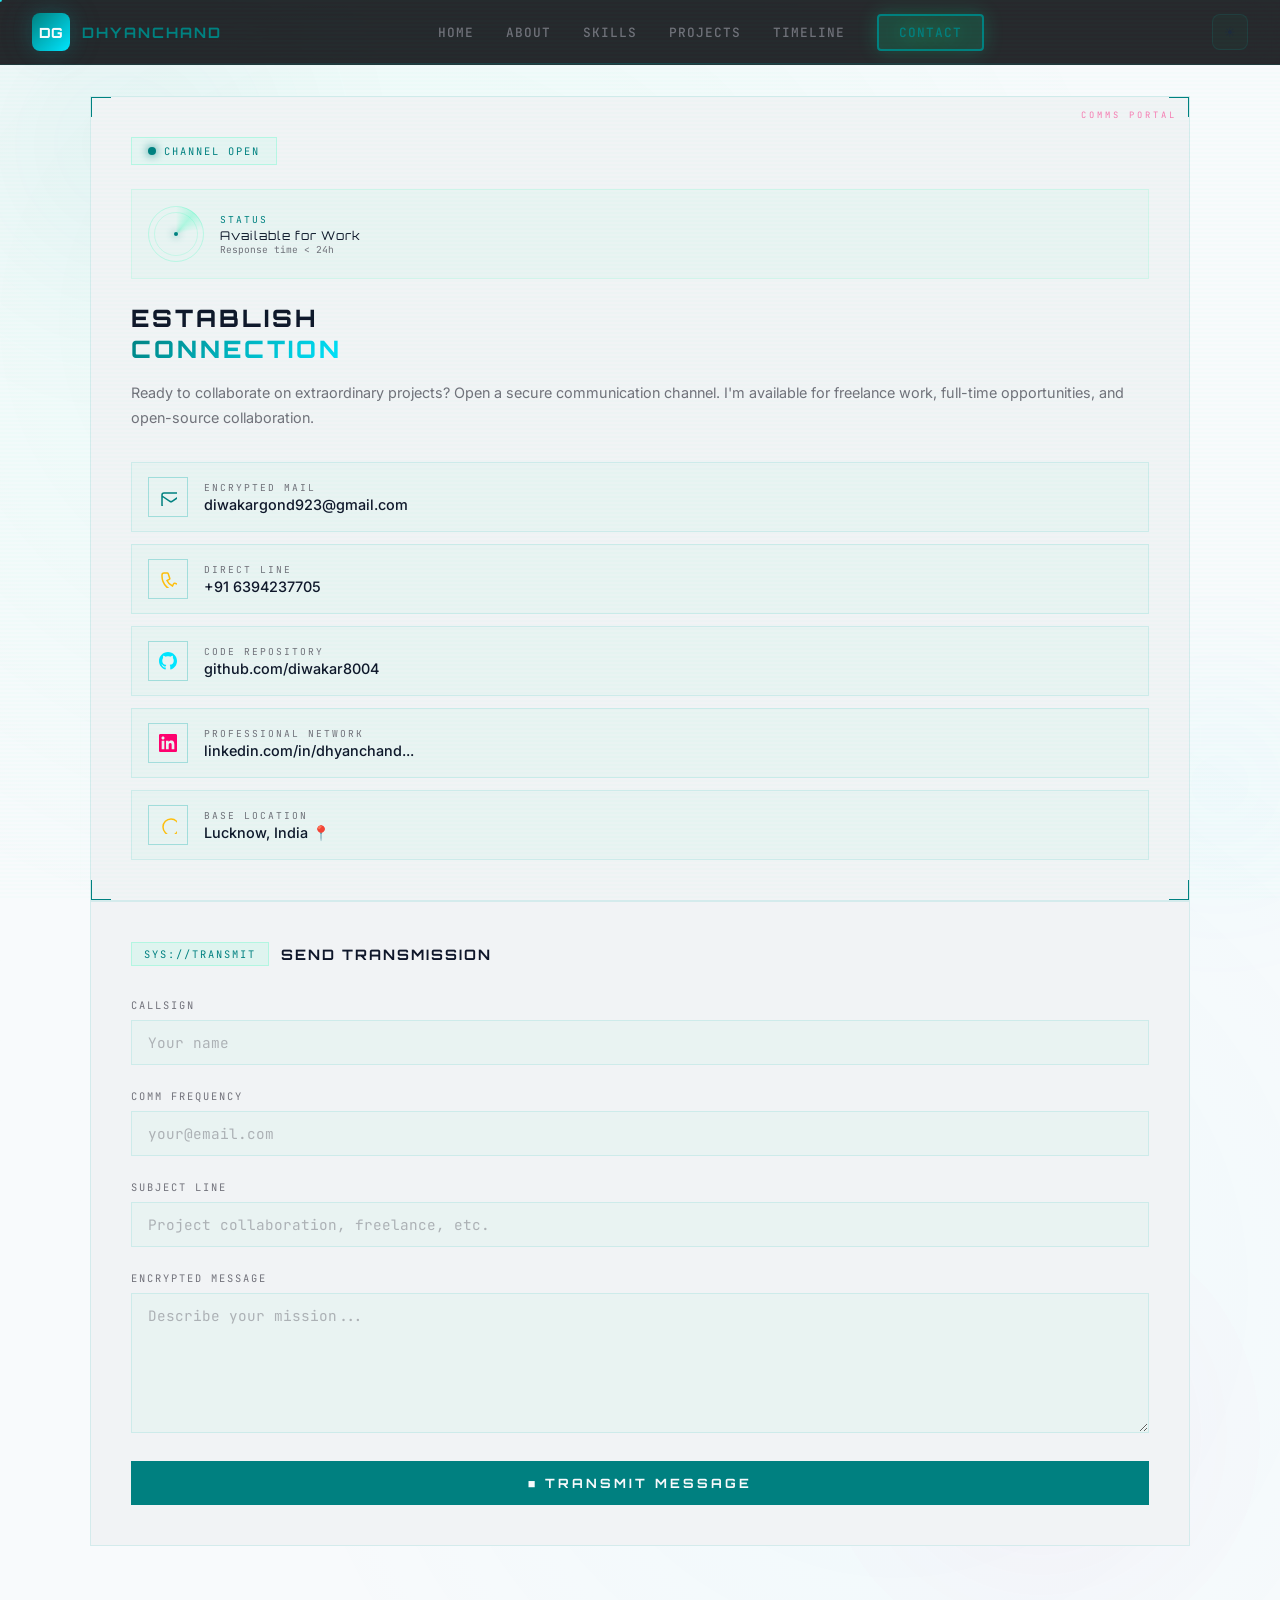
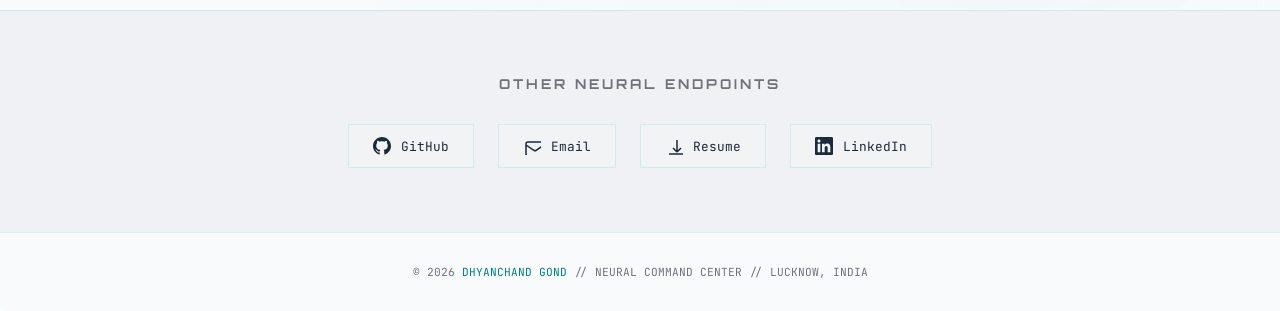
<file: pages/contact_portal.html>
<!DOCTYPE html>
<html lang="en">

<head>
    <meta charset="UTF-8">
    <meta name="viewport" content="width=device-width, initial-scale=1.0">
    <title>CLASSIFIED // Comms Portal — Dhyanchand Gond</title>
    <meta name="description"
        content="Establish a secure communication channel with Dhyanchand Gond — AI-assisted developer from Lucknow, India.">
    <link rel="preconnect" href="https://fonts.googleapis.com">
    <link rel="preconnect" href="https://fonts.gstatic.com" crossorigin>
    <link
        href="https://fonts.googleapis.com/css2?family=Inter:wght@300;400;500;600;700;800;900&amp;family=JetBrains+Mono:wght@400;500;600;700&amp;family=Orbitron:wght@400;500;600;700;800;900&amp;display=swap"
        rel="stylesheet">
    <script>
        if (performance.getEntriesByType('navigation')[0] && performance.getEntriesByType('navigation')[0].type === 'reload') {
            window.location.href = '../index.html';
        }
    </script>
    <style>
        :root {
            --void: #030308;
            --abyss: #07070f;
            --surface: #0c0c18;
            --panel: #10101f;
            --border: rgba(0, 255, 170, 0.08);
            --border-hot: rgba(0, 255, 170, 0.25);
            --neon: #00ffaa;
            --cyan: #00e5ff;
            --magenta: #ff006e;
            --amber: #ffbe0b;
            --text: #c8d6e5;
            --text-dim: #5a6a7a;
            --text-bright: #e8f0f8;
            --glow-neon: 0 0 30px rgba(0, 255, 170, 0.3), 0 0 60px rgba(0, 255, 170, 0.1);
            --font-display: 'Orbitron', sans-serif;
            --font-body: 'Inter', -apple-system, sans-serif;
            --font-mono: 'JetBrains Mono', monospace;
        }

        * {
            margin: 0;
            padding: 0;
            box-sizing: border-box;
        }

        html {
            scroll-behavior: smooth;
        }

        body {
            font-family: var(--font-body);
            background: var(--void);
            color: var(--text);
            overflow-x: hidden;
            min-height: 100vh;
        }

        body::after {
            content: '';
            position: fixed;
            inset: 0;
            z-index: 9999;
            pointer-events: none;
            background: repeating-linear-gradient(0deg, transparent, transparent 2px, rgba(0, 255, 170, 0.015) 2px, rgba(0, 255, 170, 0.015) 4px);
        }

        /* ═══ CURSOR TRAIL ═══ */
        .cursor-dot {
            position: fixed; width: 8px; height: 8px; border-radius: 50%;
            background: var(--neon); pointer-events: none; z-index: 99998;
            transform: translate(-50%, -50%);
            transition: width 0.2s, height 0.2s;
            box-shadow: 0 0 16px var(--neon), 0 0 32px rgba(0,255,170,0.4);
            mix-blend-mode: screen;
        }
        .cursor-ring {
            position: fixed; width: 36px; height: 36px; border-radius: 50%;
            border: 1px solid rgba(0,255,170,0.5); pointer-events: none; z-index: 99997;
            transform: translate(-50%, -50%); transition: all 0.15s ease;
            mix-blend-mode: screen;
        }
        .cursor-trail {
            position: fixed; width: 4px; height: 4px; border-radius: 50%;
            background: var(--cyan); pointer-events: none; z-index: 99996;
            opacity: 0; transform: translate(-50%, -50%);
            mix-blend-mode: screen;
        }

        /* ═══ MORPHING ORBS ═══ */
        .orb-field { position: absolute; inset: 0; overflow: hidden; pointer-events: none; }
        .orb { position: absolute; border-radius: 50%; filter: blur(80px); opacity: 0.08; }
        .orb-1 {
            width: 450px; height: 450px;
            background: radial-gradient(circle, var(--neon), transparent 70%);
            top: -80px; left: -100px;
            animation: orbFloat1 28s ease-in-out infinite;
        }
        .orb-2 {
            width: 350px; height: 350px;
            background: radial-gradient(circle, var(--magenta), transparent 70%);
            bottom: 0; right: 5%;
            animation: orbFloat2 22s ease-in-out infinite;
        }
        @keyframes orbFloat1 {
            0%,100% { transform: translate(0,0); }
            50% { transform: translate(120px, 80px); }
        }
        .orb-3 {
            width: 280px; height: 280px;
            background: radial-gradient(circle, var(--cyan), transparent 70%);
            top: 40%; right: -80px;
            animation: orbFloat3 20s ease-in-out infinite;
        }
        @keyframes orbFloat2 {
            0%,100% { transform: translate(0,0); }
            50% { transform: translate(-100px, -80px); }
        }
        @keyframes orbFloat3 {
            0%,100% { transform: translate(0,0) scale(1); }
            50% { transform: translate(-80px, 60px) scale(0.9); }
        }
        @keyframes radarSpin { to { transform: rotate(360deg); } }

        /* ═══ RADAR WIDGET ═══ */
        .radar-widget {
            display: flex;
            align-items: center;
            gap: 16px;
            padding: 1rem 1.5rem;
            background: rgba(0,255,170,0.04);
            border: 1px solid rgba(0,255,170,0.15);
            margin-bottom: 2rem;
        }
        .radar-circle {
            width: 48px; height: 48px;
            border-radius: 50%;
            border: 1px solid rgba(0,255,170,0.3);
            position: relative;
            flex-shrink: 0;
            display: flex; align-items: center; justify-content: center;
        }
        .radar-circle::before {
            content: '';
            position: absolute;
            width: 32px; height: 32px;
            border-radius: 50%;
            border: 1px solid rgba(0,255,170,0.15);
        }
        .radar-line {
            position: absolute;
            width: 50%; height: 1px;
            background: linear-gradient(90deg, var(--neon), transparent);
            left: 50%; top: 50%;
            transform-origin: left center;
            animation: radarSpin 2s linear infinite;
        }
        .radar-dot {
            width: 6px; height: 6px;
            border-radius: 50%;
            background: var(--neon);
            box-shadow: 0 0 8px var(--neon);
            animation: radarBlink 2s ease infinite;
        }
        @keyframes radarSpin { to { transform: rotate(360deg); } }
        @keyframes radarBlink {
            0%,100% { opacity: 1; }
            50% { opacity: 0.2; }
        }
        .radar-text {
            flex: 1;
        }
        .radar-label {
            font-family: var(--font-mono);
            font-size: 0.6rem;
            color: var(--text-dim);
            letter-spacing: 2px;
            text-transform: uppercase;
            margin-bottom: 2px;
        }
        .radar-value {
            font-family: var(--font-display);
            font-size: 0.8rem;
            font-weight: 700;
            color: var(--neon);
            letter-spacing: 1px;
        }

        /* Navbar */
        .navbar {
            position: fixed;
            top: 0;
            left: 0;
            right: 0;
            z-index: 100;
            background: rgba(3, 3, 8, 0.85);
            backdrop-filter: blur(25px) saturate(180%);
            border-bottom: 1px solid var(--border);
        }

        .navbar::after {
            content: '';
            position: absolute;
            bottom: 0;
            left: 0;
            right: 0;
            height: 1px;
            background: linear-gradient(90deg, transparent, var(--neon), transparent);
            opacity: 0.4;
        }

        .navbar-inner {
            max-width: 1400px;
            margin: 0 auto;
            padding: 0 2rem;
            display: flex;
            align-items: center;
            justify-content: space-between;
            height: 64px;
        }

        .nav-logo {
            display: flex;
            align-items: center;
            gap: 12px;
            text-decoration: none;
        }

        .nav-logo-icon {
            width: 38px;
            height: 38px;
            border-radius: 8px;
            background: linear-gradient(135deg, var(--neon), var(--cyan));
            display: flex;
            align-items: center;
            justify-content: center;
            font-weight: 800;
            font-size: 14px;
            color: var(--void);
            font-family: var(--font-display);
            box-shadow: var(--glow-neon);
        }

        .nav-logo-text {
            font-family: var(--font-display);
            font-weight: 700;
            font-size: 0.9rem;
            color: var(--neon);
            letter-spacing: 2px;
            text-transform: uppercase;
        }

        .nav-links {
            display: flex;
            align-items: center;
            gap: 2rem;
        }

        .nav-links a {
            color: var(--text-dim);
            font-size: 0.8rem;
            font-weight: 500;
            text-decoration: none;
            transition: all 0.3s;
            letter-spacing: 1px;
            text-transform: uppercase;
            font-family: var(--font-mono);
            position: relative;
        }

        .nav-links a:hover,
        .nav-links a.active {
            color: var(--neon);
            text-shadow: 0 0 20px rgba(0, 255, 170, 0.5);
        }

        .nav-links a.active:not(.nav-cta)::after {
            content: '';
            position: absolute;
            bottom: -6px;
            left: 0;
            right: 0;
            height: 2px;
            background: var(--neon);
            box-shadow: 0 0 10px var(--neon);
        }

        .nav-cta.active {
            background: rgba(0, 255, 170, 0.15);
            box-shadow: 0 0 20px rgba(0, 255, 170, 0.2);
            border-width: 2px;
        }

        .nav-cta {
            background: var(--neon);
            color: var(--void);
            padding: 8px 20px;
            border: 1px solid var(--neon);
            border-radius: 4px;
            font-size: 0.75rem;
            font-weight: 600;
            text-decoration: none;
            font-family: var(--font-display);
            text-transform: uppercase;
            letter-spacing: 2px;
            transition: all 0.3s;
            box-shadow: var(--glow-neon);
        }

        .nav-cta:hover {
            box-shadow: 0 0 40px rgba(0, 255, 170, 0.5);
        }

        .mobile-menu-btn {
            display: none;
            background: none;
            border: none;
            cursor: pointer;
            color: var(--neon);
        }

        @media (max-width: 768px) {
            .nav-links {
                display: none;
            }

            .mobile-menu-btn {
                display: block;
            }
        }

        .mobile-overlay {
            position: fixed;
            inset: 0;
            z-index: 200;
            background: rgba(3, 3, 8, 0.97);
            backdrop-filter: blur(30px);
            display: none;
            flex-direction: column;
            align-items: center;
            justify-content: center;
            gap: 2rem;
        }

        .mobile-overlay.open {
            display: flex;
        }

        .mobile-overlay a {
            color: var(--text);
            font-size: 1.2rem;
            font-weight: 600;
            text-decoration: none;
            font-family: var(--font-display);
            letter-spacing: 3px;
            text-transform: uppercase;
            transition: color 0.3s;
        }

        .mobile-overlay a:hover {
            color: var(--neon);
        }

        .mobile-close {
            position: absolute;
            top: 1.25rem;
            right: 1.5rem;
            background: none;
            border: none;
            color: var(--text-dim);
            cursor: pointer;
        }

        /* Main Layout */
        .contact-main {
            min-height: 100vh;
            display: flex;
            align-items: center;
            justify-content: center;
            padding: 6rem 2rem 4rem;
            position: relative;
        }

        .contact-main::before {
            content: '';
            position: absolute;
            inset: 0;
            background:
                radial-gradient(ellipse 60% 40% at 30% 20%, rgba(0, 255, 170, 0.05), transparent),
                radial-gradient(ellipse 50% 40% at 70% 80%, rgba(0, 229, 255, 0.04), transparent);
        }

        /* Grid background */
        .contact-grid-bg {
            position: absolute;
            inset: 0;
            opacity: 0.03;
            background-image: linear-gradient(rgba(0, 255, 170, 0.3) 1px, transparent 1px), linear-gradient(90deg, rgba(0, 255, 170, 0.3) 1px, transparent 1px);
            background-size: 80px 80px;
            mask-image: radial-gradient(ellipse 70% 70% at 50% 50%, black, transparent);
        }

        .contact-container {
            max-width: 1100px;
            width: 100%;
            position: relative;
            z-index: 2;
        }

        .portal-grid {
            display: grid;
            grid-template-columns: 380px 1fr;
            gap: 4rem;
            align-items: start;
        }

        @media (max-width: 960px) {
            .portal-grid {
                grid-template-columns: 1fr;
                gap: 3rem;
            }

            .portal-info {
                max-width: 480px;
                margin: 0 auto;
                width: 100%;
            }
        }

        @media (max-width: 480px) {

            .portal-info,
            .portal-form {
                padding: 1.5rem;
            }

            .channel-item {
                padding: 1rem;
            }
        }

        /* Left panel: Info */
        .info-panel {
            background: var(--panel);
            border: 1px solid var(--border);
            padding: 2.5rem;
            position: relative;
        }

        .info-panel::before {
            content: 'COMMS PORTAL';
            position: absolute;
            top: 12px;
            right: 12px;
            font-family: var(--font-mono);
            font-size: 0.55rem;
            color: var(--magenta);
            letter-spacing: 3px;
            opacity: 0.5;
        }

        .corner-decor {
            position: absolute;
            width: 20px;
            height: 20px;
        }

        .corner-decor.tl {
            top: 0;
            left: 0;
            border-top: 1px solid var(--neon);
            border-left: 1px solid var(--neon);
        }

        .corner-decor.tr {
            top: 0;
            right: 0;
            border-top: 1px solid var(--neon);
            border-right: 1px solid var(--neon);
        }

        .corner-decor.bl {
            bottom: 0;
            left: 0;
            border-bottom: 1px solid var(--neon);
            border-left: 1px solid var(--neon);
        }

        .corner-decor.br {
            bottom: 0;
            right: 0;
            border-bottom: 1px solid var(--neon);
            border-right: 1px solid var(--neon);
        }

        .info-badge {
            display: inline-flex;
            align-items: center;
            gap: 8px;
            padding: 6px 16px;
            border: 1px solid rgba(0, 255, 170, 0.2);
            background: rgba(0, 255, 170, 0.05);
            margin-bottom: 1.5rem;
        }

        .info-badge-dot {
            width: 8px;
            height: 8px;
            border-radius: 50%;
            background: var(--neon);
            box-shadow: 0 0 10px var(--neon);
            animation: pulse 2s infinite;
        }

        @keyframes pulse {

            0%,
            100% {
                opacity: 1;
            }

            50% {
                opacity: 0.4;
            }
        }

        .info-badge-text {
            font-family: var(--font-mono);
            font-size: 0.65rem;
            color: var(--neon);
            letter-spacing: 2px;
            text-transform: uppercase;
        }

        .info-title {
            font-family: var(--font-display);
            font-size: 1.5rem;
            font-weight: 800;
            color: var(--text-bright);
            letter-spacing: 3px;
            text-transform: uppercase;
            margin-bottom: 1rem;
            line-height: 1.3;
        }

        .info-title span {
            background: linear-gradient(135deg, var(--neon), var(--cyan));
            -webkit-background-clip: text;
            -webkit-text-fill-color: transparent;
            background-clip: text;
        }

        .info-desc {
            font-size: 0.9rem;
            color: var(--text-dim);
            line-height: 1.7;
            margin-bottom: 2rem;
        }

        /* Contact channels */
        .channels {
            display: flex;
            flex-direction: column;
            gap: 12px;
        }

        .channel-item {
            display: flex;
            align-items: center;
            gap: 16px;
            padding: 14px 16px;
            background: rgba(0, 255, 170, 0.03);
            border: 1px solid var(--border);
            transition: all 0.3s;
            text-decoration: none;
            color: inherit;
            position: relative;
            overflow: hidden;
        }
        .channel-item::after {
            content: '';
            position: absolute;
            left: 0; top: 0; bottom: 0;
            width: 2px;
            background: var(--neon);
            transform: scaleY(0);
            transform-origin: bottom;
            transition: transform 0.3s;
        }
        .channel-item:nth-child(2)::after { background: var(--cyan); }
        .channel-item:nth-child(3)::after { background: var(--magenta); }
        .channel-item:nth-child(4)::after { background: var(--amber); }

        .channel-item:hover {
            border-color: var(--border-hot);
            background: rgba(0, 255, 170, 0.06);
            transform: translateX(4px);
        }
        .channel-item:hover::after {
            transform: scaleY(1);
        }

        .channel-icon {
            width: 40px;
            height: 40px;
            display: flex;
            align-items: center;
            justify-content: center;
            border: 1px solid var(--border-hot);
            flex-shrink: 0;
        }

        .channel-label {
            font-family: var(--font-mono);
            font-size: 0.6rem;
            color: var(--text-dim);
            letter-spacing: 2px;
            text-transform: uppercase;
            margin-bottom: 2px;
        }

        .channel-value {
            font-size: 0.9rem;
            color: var(--text-bright);
            font-weight: 500;
        }

        /* Right panel: Form */
        .form-panel {
            background: var(--panel);
            border: 1px solid var(--border);
            padding: 2.5rem;
            position: relative;
        }

        .form-header {
            display: flex;
            align-items: center;
            gap: 12px;
            margin-bottom: 2rem;
        }

        .form-tag {
            font-family: var(--font-mono);
            font-size: 0.65rem;
            color: var(--neon);
            background: rgba(0, 255, 170, 0.08);
            border: 1px solid rgba(0, 255, 170, 0.2);
            padding: 4px 12px;
            letter-spacing: 2px;
            text-transform: uppercase;
        }

        .form-title {
            font-family: var(--font-display);
            font-size: 0.9rem;
            font-weight: 700;
            color: var(--text-bright);
            letter-spacing: 2px;
            text-transform: uppercase;
        }

        .form-group {
            margin-bottom: 1.5rem;
        }

        .form-label {
            display: block;
            font-family: var(--font-mono);
            font-size: 0.65rem;
            color: var(--text-dim);
            letter-spacing: 2px;
            text-transform: uppercase;
            margin-bottom: 0.5rem;
        }

        .form-input,
        .form-textarea {
            width: 100%;
            padding: 12px 16px;
            background: rgba(0, 255, 170, 0.03);
            border: 1px solid var(--border);
            color: var(--text-bright);
            font-family: var(--font-mono);
            font-size: 0.9rem;
            transition: all 0.3s;
            outline: none;
        }

        .form-input:focus,
        .form-textarea:focus {
            border-color: var(--neon);
            box-shadow: 0 0 20px rgba(0, 255, 170, 0.1);
            background: rgba(0, 255, 170, 0.05);
        }

        .form-input::placeholder,
        .form-textarea::placeholder {
            color: var(--text-dim);
            opacity: 0.5;
        }

        .form-textarea {
            min-height: 140px;
            resize: vertical;
        }

        .form-submit {
            width: 100%;
            padding: 14px;
            background: var(--neon);
            color: var(--void);
            font-family: var(--font-display);
            font-size: 0.8rem;
            font-weight: 700;
            letter-spacing: 3px;
            text-transform: uppercase;
            border: none;
            cursor: pointer;
            transition: all 0.3s;
            position: relative;
            overflow: hidden;
        }

        .form-submit:hover {
            box-shadow: var(--glow-neon);
            transform: translateY(-2px);
        }

        /* Sweep animation on button */
        .form-submit::after {
            content: '';
            position: absolute;
            top: 0;
            left: -100%;
            width: 100%;
            height: 100%;
            background: linear-gradient(90deg, transparent, rgba(255, 255, 255, 0.2), transparent);
            transition: left 0.5s;
        }

        .form-submit:hover::after {
            left: 100%;
        }

        /* Success message */
        .form-success {
            display: none;
            text-align: center;
            padding: 3rem 2rem;
        }

        .form-success.show {
            display: block;
        }

        .success-icon {
            width: 60px;
            height: 60px;
            margin: 0 auto 1.5rem;
            border: 2px solid var(--neon);
            display: flex;
            align-items: center;
            justify-content: center;
            box-shadow: var(--glow-neon);
            animation: successPulse 2s infinite;
        }

        @keyframes successPulse {

            0%,
            100% {
                box-shadow: 0 0 20px rgba(0, 255, 170, 0.3);
            }

            50% {
                box-shadow: 0 0 40px rgba(0, 255, 170, 0.6);
            }
        }

        .success-title {
            font-family: var(--font-display);
            font-size: 1rem;
            font-weight: 700;
            color: var(--neon);
            letter-spacing: 3px;
            text-transform: uppercase;
            margin-bottom: 0.5rem;
        }

        .success-text {
            font-family: var(--font-mono);
            font-size: 0.85rem;
            color: var(--text-dim);
        }

        /* Social grid */
        .social-section {
            padding: 4rem 2rem;
            background: var(--abyss);
            border-top: 1px solid var(--border);
        }

        .social-inner {
            max-width: 800px;
            margin: 0 auto;
            text-align: center;
        }

        .social-title {
            font-family: var(--font-display);
            font-size: 0.85rem;
            font-weight: 700;
            color: var(--text-dim);
            letter-spacing: 3px;
            text-transform: uppercase;
            margin-bottom: 2rem;
        }

        .social-grid {
            display: flex;
            justify-content: center;
            gap: 1.5rem;
            flex-wrap: wrap;
        }

        .social-link {
            display: flex;
            align-items: center;
            gap: 10px;
            padding: 12px 24px;
            background: var(--panel);
            border: 1px solid var(--border);
            text-decoration: none;
            color: var(--text);
            transition: all 0.3s;
            font-family: var(--font-mono);
            font-size: 0.8rem;
        }

        .social-link:hover {
            border-color: var(--border-hot);
            color: var(--neon);
            transform: translateY(-3px);
            box-shadow: 0 10px 30px rgba(0, 255, 170, 0.08);
        }

        .footer {
            padding: 2rem;
            text-align: center;
            border-top: 1px solid var(--border);
            font-family: var(--font-mono);
            font-size: 0.7rem;
            color: var(--text-dim);
        }

        .footer a {
            color: var(--neon);
            text-decoration: none;
        }

        .fade-in {
            opacity: 0;
            transform: translateY(30px);
            animation: fadeIn 0.8s ease forwards;
        }

        .fade-in-d1 {
            animation-delay: 0.15s;
        }

        .fade-in-d2 {
            animation-delay: 0.3s;
        }

        @keyframes fadeIn {
            to {
                opacity: 1;
                transform: translateY(0);
            }
        }

        @media (max-width: 1024px) {
            .contact-main {
                padding: 5.5rem 1.25rem 3rem;
            }

            .contact-container {
                max-width: 100%;
            }
        }

        @media (max-width: 768px) {
            .navbar-inner {
                padding: 0 1rem;
                height: 58px;
            }

            .contact-main {
                padding: 5.5rem 1rem 2.5rem;
            }

            .portal-grid {
                gap: 1.5rem;
            }

            .portal-info,
            .portal-form {
                padding: 1.1rem;
            }

            .form-title,
            .info-title {
                letter-spacing: 1px;
            }

            .channel-item {
                padding: 0.85rem;
            }
        }

        @media (max-width: 480px) {
            .nav-logo-text {
                display: none;
            }

            .contact-main {
                padding-top: 5rem;
            }

            .portal-info,
            .portal-form {
                padding: 0.95rem;
            }

            .submit-btn {
                width: 100%;
                justify-content: center;
            }

            .mobile-overlay a {
                font-size: 1rem;
                letter-spacing: 2px;
            }
        }
    
        /* THEME SYSTEM — LIGHT MODE */
        [data-theme="light"] {
            --void: #f8fafc; --abyss: #eff1f5; --surface: #ffffff; --panel: #f1f3f5;
            --border: rgba(0, 170, 170, 0.12); --border-hot: rgba(0, 170, 170, 0.3);
            --neon: #008080; --neon-dim: rgba(0, 170, 170, 0.5);
            --text: #1e293b; --text-dim: #71717a; --text-bright: #0f172a;
            --glow-neon: 0 0 20px rgba(0, 170, 170, 0.2), 0 0 40px rgba(0, 170, 170, 0.1);
            --glow-cyan: 0 0 20px rgba(0, 132, 204, 0.25), 0 0 40px rgba(0, 132, 204, 0.1);
        }
        [data-theme] { transition: background-color 0.4s ease, color 0.4s ease; }
        .page-entrance { opacity: 0; transform: translateY(15px); filter: blur(2px);
            transition: opacity .5s ease .1s, transform .5s ease .1s, filter .5s ease .1s; }
        .page-entrance.loaded { opacity: 1; transform: translateY(0); filter: blur(0); }
        .reveal-section { opacity: 0; transform: translateY(25px);
            transition: opacity .6s ease, transform .6s ease; }
        .reveal-section.visible { opacity: 1; transform: translateY(0); }
        .stagger-children > * { opacity: 0; transform: translateY(20px);
            transition: opacity .5s ease, transform .5s ease; }
        .stagger-children.revealed > * { opacity: 1; transform: translateY(0); }
        .timeline-node { opacity: 0; transform: scale(0.8);
            transition: opacity .5s ease, transform .5s ease; }
        .timeline-node.visible { opacity: 1; transform: scale(1); }
        .theme-toggle { display: inline-flex; align-items: center; justify-content: center;
            width: 36px; height: 36px; border-radius: 8px; border: 1px solid var(--border);
            background: rgba(0,255,170,0.03); color: var(--text); cursor: pointer;
            transition: all .3s cubic-bezier(.4,0,.2,1); flex-shrink: 0; margin-left: 12px; }
        .theme-toggle:hover { transform: scale(1.05); box-shadow: var(--glow-neon); border-color: var(--border-hot); }
        .theme-toggle:focus-visible { outline: 2px solid var(--neon); outline-offset: 2px; }
        .btnmicro { transition: transform .15s ease, box-shadow .25s ease; }
        .btnmicro:hover { transform: translateY(-1px); }
        .btnmicro:active { transform: translateY(0); }
        @media (hover: hover) { .project-card:hover { transform: translateY(-4px); box-shadow: var(--glow-neon); } }
        @media (hover: none), (pointer: coarse) { .project-card:hover { transform: none; } }
        .form-field input:focus, .form-field textarea:focus { border-color: var(--neon); box-shadow: var(--glow-neon); }
        .form-submit:hover { box-shadow: var(--glow-neon); transform: translateY(-2px); }
        .form-submit:disabled { opacity: 0.7; cursor: wait; }
        @media (prefers-reduced-motion: reduce) {
            * { animation-duration: 0.01ms !important; animation-iteration-count: 1 !important; transition-duration: 0.01ms !important; }
            .reveal-section, .stagger-children > *, .timeline-node, .page-entrance { opacity: 1 !important; transform: none !important; }
            .project-card:hover { transform: none !important; }
        }
</style>

    <link rel="canonical" href="https://diwakar8004.github.io/Portfolio/contact_portal.html">
    <meta property="og:title" content="Comms Portal — Dhyanchand Gond">
    <meta property="og:description" content="Secure comms portal — connect via encrypted mail, direct line, or GitHub.">
    <meta property="og:type" content="website">
    <meta property="og:url" content="https://diwakar8004.github.io/Portfolio/contact_portal.html">
    <meta property="og:image" content="https://diwakar8004.github.io/Portfolio/public/og-image.jpg">
    <meta property="og:image:width" content="1200">
    <meta property="og:image:height" content="630">
    <meta property="og:locale" content="en_US">
    <meta name="twitter:card" content="summary_large_image">
    <meta name="twitter:title" content="Comms Portal — Dhyanchand Gond">
    <meta name="twitter:description" content="Secure comms portal — connect via encrypted mail, direct line, or GitHub.">
    <meta name="twitter:image" content="https://diwakar8004.github.io/Portfolio/public/og-image.jpg">
    <link rel="icon" href="/public/favicon.ico">
    <link rel="manifest" href="/public/manifest.json"></head>

<body>
    <!-- Navbar -->
    <nav class="navbar">
        <div class="navbar-inner">
            <a href="hero_laboratory.html" class="nav-logo">
                <div class="nav-logo-icon">DG</div><span class="nav-logo-text">Dhyanchand</span>
            </a>
            <div class="nav-links">
                <a href="hero_laboratory.html">Home</a>
                <a href="about_dimension.html">About</a>
                <a href="skills_universe.html">Skills</a>
                <a href="project_galaxy.html">Projects</a>
                <a href="achievement_timeline.html">Timeline</a>
                <a href="contact_portal.html" class="nav-cta active btnmicro">Contact</a>
            </div>
            <button type="button" id="themeToggle" class="theme-toggle" aria-label="Toggle theme" title="Toggle theme"><span class="theme-icon">☾</span></button>
            <button type="button" class="mobile-menu-btn" onclick="document.getElementById('mobileMenu').classList.add('open')"
                aria-label="Open menu">
                <svg width="24" height="24" fill="none" stroke="currentColor" stroke-width="2">
                    <path d="M4 6h16M4 12h16M4 18h16">
                </svg>
            </button>
        </div>
    </nav>
    <div id="mobileMenu" class="mobile-overlay">
        <button type="button" class="mobile-close" onclick="document.getElementById('mobileMenu').classList.remove('open')" aria-label="Close menu"><span class="sr-only">Close menu</span>
            <svg width="28" height="28" fill="none" stroke="currentColor" stroke-width="2">
                <path d="M6 6l16 16M22 6L6 22">
            </svg>
        </button>
        <a href="hero_laboratory.html">Home</a><a href="about_dimension.html">About</a>
        <a href="skills_universe.html">Skills</a><a href="project_galaxy.html">Projects</a>
        <a href="achievement_timeline.html">Timeline</a><a href="contact_portal.html">Contact</a>
    </div>

    <!-- Main Content -->
    <section class="contact-main page-entrance">
        <div class="orb-field" style="position:absolute;inset:0;overflow:hidden;pointer-events:none;">
            <div class="orb orb-1"></div>
            <div class="orb orb-2"></div>
            <div class="orb orb-3"></div>
        </div>
        <div class="contact-grid-bg"></div>

        <div class="contact-container">
            <!-- Left: Info Panel -->
            <div class="info-panel fade-in">
                <div class="corner-decor tl"></div>
                <div class="corner-decor tr"></div>
                <div class="corner-decor bl"></div>
                <div class="corner-decor br"></div>

                <div class="info-badge">
                    <div class="info-badge-dot"></div>
                    <span class="info-badge-text">Channel Open</span>
                </div>

                <!-- Radar Widget -->
                <div style="display:flex;align-items:center;gap:16px;padding:16px;background:rgba(0,255,170,0.03);border:1px solid rgba(0,255,170,0.1);margin-bottom:1.5rem;">
                    <div style="position:relative;width:56px;height:56px;flex-shrink:0;">
                        <div style="position:absolute;inset:0;border-radius:50%;border:1px solid rgba(0,255,170,0.2);"></div>
                        <div style="position:absolute;inset:6px;border-radius:50%;border:1px solid rgba(0,255,170,0.15);"></div>
                        <div style="position:absolute;inset:0;border-radius:50%;background:conic-gradient(from 0deg,transparent 0deg,rgba(0,255,170,0.25) 40deg,transparent 80deg);animation:radarSpin 2.5s linear infinite;"></div>
                        <div style="position:absolute;top:50%;left:50%;width:4px;height:4px;border-radius:50%;background:var(--neon);box-shadow:0 0 8px var(--neon);transform:translate(-50%,-50%);"></div>
                    </div>
                    <div>
                        <div style="font-family:var(--font-mono);font-size:0.6rem;color:var(--neon);letter-spacing:2px;text-transform:uppercase;margin-bottom:2px;">Status</div>
                        <div style="font-family:var(--font-display);font-size:0.75rem;color:var(--text-bright);letter-spacing:1px;">Available for Work</div>
                        <div style="font-family:var(--font-mono);font-size:0.6rem;color:var(--text-dim);">Response time &lt; 24h</div>
                    </div>
                </div>

                <h1 class="info-title">
                    Establish<br><span>Connection</span>
                </h1>
                <p class="info-desc">
                    Ready to collaborate on extraordinary projects? Open a secure communication channel.
                    I'm available for freelance work, full-time opportunities, and open-source collaboration.
                </p>

                <div class="channels">
                    <a href="mailto:diwakargond923@gmail.com" class="channel-item btnmicro">
                        <div class="channel-icon">
                            <svg width="18" height="18" fill="none" stroke="currentColor" stroke-width="1.5"
                                style="color:var(--neon);display:inline">
                                <path
                                    d="M3 8l7.89 5.26a2 2 0 002.22 0L21 8M5 19h14a2 2 0 002-2V7a2 2 0 00-2-2H5a2 2 0 00-2 2v10a2 2 0 002 2z">
                            </svg>
                        </div>
                        <div>
                            <div class="channel-label">Encrypted Mail</div>
                            <div class="channel-value">diwakargond923@gmail.com</div>
                        </div>
                    </a>
                    <a href="tel:+916394237705" class="channel-item btnmicro">
                        <div class="channel-icon">
                            <svg width="18" height="18" fill="none" stroke="currentColor" stroke-width="1.5"
                                style="color:var(--amber);display:inline">
                                <path
                                    d="M3 5a2 2 0 012-2h3.28a1 1 0 01.948.684l1.498 4.493a1 1 0 01-.502 1.21l-2.257 1.13a11.042 11.042 0 005.516 5.516l1.13-2.257a1 1 0 011.21-.502l4.493 1.498a1 1 0 01.684.949V19a2 2 0 01-2 2h-1C9.716 21 3 14.284 3 6V5z">
                            </svg>
                        </div>
                        <div>
                            <div class="channel-label">Direct Line</div>
                            <div class="channel-value">+91&nbsp;6394237705</div>
                        </div>
                    </a>
                    <a href="https://github.com/diwakar8004" target="_blank" rel="noopener noreferrer" class="channel-item btnmicro">
                        <div class="channel-icon">
                            <svg width="18" height="18" fill="currentColor" viewBox="0 0 24 24"
                                style="color:var(--cyan);display:inline">
                                <path
                                    d="M12 0c-6.626 0-12 5.373-12 12 0 5.302 3.438 9.8 8.207 11.387.599.111.793-.261.793-.577v-2.234c-3.338.726-4.033-1.416-4.033-1.416-.546-1.387-1.333-1.756-1.333-1.756-1.089-.745.083-.729.083-.729 1.205.084 1.839 1.237 1.839 1.237 1.07 1.834 2.807 1.304 3.492.997.107-.775.418-1.305.762-1.604-2.665-.305-5.467-1.334-5.467-5.931 0-1.311.469-2.381 1.236-3.221-.124-.303-.535-1.524.117-3.176 0 0 1.008-.322 3.301 1.23.957-.266 1.983-.399 3.003-.404 1.02.005 2.047.138 3.006.404 2.291-1.552 3.297-1.23 3.297-1.23.653 1.653.242 2.874.118 3.176.77.84 1.235 1.911 1.235 3.221 0 4.609-2.807 5.624-5.479 5.921.43.372.823 1.102.823 2.222v3.293c0 .319.192.694.801.576 4.765-1.589 8.199-6.086 8.199-11.386 0-6.627-5.373-12-12-12z">
                            </svg>
                        </div>
                        <div>
                            <div class="channel-label">Code Repository</div>
                            <div class="channel-value">github.com/diwakar8004</div>
                        </div>
                    </a>
                    <a href="https://www.linkedin.com/in/dhyanchand-gond-377045344" target="_blank" rel="noopener noreferrer" class="channel-item btnmicro">
                        <div class="channel-icon">
                            <svg width="18" height="18" fill="currentColor" viewBox="0 0 24 24"
                                style="color:var(--magenta);display:inline">
                                <path
                                    d="M20.447 20.452h-3.554v-5.569c0-1.328-.027-3.037-1.852-3.037-1.853 0-2.136 1.445-2.136 2.939v5.667H9.351V9h3.414v1.561h.046c.477-.9 1.637-1.85 3.37-1.85 3.601 0 4.267 2.37 4.267 5.455v6.286zM5.337 7.433c-1.144 0-2.063-.926-2.063-2.065 0-1.138.92-2.063 2.063-2.063 1.14 0 2.064.925 2.064 2.063 0 1.139-.925 2.065-2.064 2.065zm1.782 13.019H3.555V9h3.564v11.452zM22.225 0H1.771C.792 0 0 .774 0 1.729v20.542C0 23.227.792 24 1.771 24h20.451C23.2 24 24 23.227 24 22.271V1.729C24 .774 23.2 0 22.222 0h.003z">
                            </svg>
                        </div>
                        <div>
                            <div class="channel-label">Professional Network</div>
                            <div class="channel-value">linkedin.com/in/dhyanchand...</div>
                        </div>
                    </a>
                    <div class="channel-item btnmicro">
                        <div class="channel-icon">
                            <svg width="18" height="18" fill="none" stroke="currentColor" stroke-width="1.5"
                                style="color:var(--amber);display:inline">
                                <path
                                    d="M17.657 16.657L13.414 20.9a1.998 1.998 0 01-2.827 0l-4.244-4.243a8 8 0 1111.314 0z">
                                <path d="M15 11a3 3 0 11-6 0 3 3 0 016 0z">
                            </svg>
                        </div>
                        <div>
                            <div class="channel-label">Base Location</div>
                            <div class="channel-value">Lucknow, India 📍</div>
                        </div>
                    </div>
                </div>
            </div>

            <!-- Right: Form Panel -->
            <div class="form-panel fade-in fade-in-d1">
                <div class="form-header">
                    <span class="form-tag">SYS://transmit</span>
                    <span class="form-title">Send Transmission</span>
                </div>

                <form id="contactForm" action="https://api.web3forms.com/submit" method="POST">
                    <input type="hidden" name="access_key" value="b62f9deb-2139-486b-9288-a5fe9246e333">
                    <div class="form-group">
                        <label class="form-label" for="name">Callsign</label>
                        <input class="form-input" type="text" id="name" name="name" placeholder="Your name" required>
                    </div>
                    <div class="form-group">
                        <label class="form-label" for="email">Comm Frequency</label>
                        <input class="form-input" type="email" id="email" name="email" placeholder="your@email.com"
                            required>
                    </div>
                    <div class="form-group">
                        <label class="form-label" for="subject">Subject Line</label>
                        <input class="form-input" type="text" id="subject" name="subject"
                            placeholder="Project collaboration, freelance, etc.">
                    </div>
                    <div class="form-group">
                        <label class="form-label" for="message">Encrypted Message</label>
                        <textarea class="form-textarea" id="message" name="message" placeholder="Describe your mission..."
                            required></textarea>
                    </div>
                    <button type="submit" class="form-submit btnmicro">
                        ■ Transmit Message
                    </button>
                </form>

                <div class="form-success" id="formSuccess">
                    <div class="success-icon">
                        <svg width="28" height="28" fill="none" stroke="currentColor" stroke-width="2"
                            style="color:var(--neon);display:inline">
                            <path d="M5 13l4 4L19 7">
                        </svg>
                    </div>
                    <div class="success-title">Transmission Received</div>
                    <p class="success-text">Message has been encrypted and delivered. I'll respond within 24 hours.</p>
                </div>
            </div>
        </div>
    </section>

    <!-- Social Links -->
    <section class="social-section reveal-section">
        <div class="social-inner">
            <div class="social-title">Other Neural Endpoints</div>
            <div class="social-grid">
                <a href="https://github.com/diwakar8004" target="_blank" rel="noopener noreferrer" class="social-link btnmicro">
                    <svg width="18" height="18" fill="currentColor" viewBox="0 0 24 24" style="display:inline">
                        <path
                            d="M12 0c-6.626 0-12 5.373-12 12 0 5.302 3.438 9.8 8.207 11.387.599.111.793-.261.793-.577v-2.234c-3.338.726-4.033-1.416-4.033-1.416-.546-1.387-1.333-1.756-1.333-1.756-1.089-.745.083-.729.083-.729 1.205.084 1.839 1.237 1.839 1.237 1.07 1.834 2.807 1.304 3.492.997.107-.775.418-1.305.762-1.604-2.665-.305-5.467-1.334-5.467-5.931 0-1.311.469-2.381 1.236-3.221-.124-.303-.535-1.524.117-3.176 0 0 1.008-.322 3.301 1.23.957-.266 1.983-.399 3.003-.404 1.02.005 2.047.138 3.006.404 2.291-1.552 3.297-1.23 3.297-1.23.653 1.653.242 2.874.118 3.176.77.84 1.235 1.911 1.235 3.221 0 4.609-2.807 5.624-5.479 5.921.43.372.823 1.102.823 2.222v3.293c0 .319.192.694.801.576 4.765-1.589 8.199-6.086 8.199-11.386 0-6.627-5.373-12-12-12z">
                    </svg>
                    GitHub
                </a>
                <a href="mailto:diwakargond923@gmail.com" class="social-link btnmicro">
                    <svg width="18" height="18" fill="none" stroke="currentColor" stroke-width="1.5"
                        style="display:inline">
                        <path
                            d="M3 8l7.89 5.26a2 2 0 002.22 0L21 8M5 19h14a2 2 0 002-2V7a2 2 0 00-2-2H5a2 2 0 00-2 2v10a2 2 0 002 2z">
                    </svg>
                    Email
                </a>
                <a href="../public/Dhyanchand_Gond_Resume.pdf" download="Dhyanchand_Gond_Resume.pdf" class="social-link btnmicro">
                    <svg width="18" height="18" fill="none" stroke="currentColor" stroke-width="1.5"
                        style="display:inline">
                        <path d="M12 3v12m0 0l-4-4m4 4l4-4M4 17h16">
                    </svg>
                    Resume
                </a>
                <a href="https://www.linkedin.com/in/dhyanchand-gond-377045344" target="_blank" rel="noopener noreferrer" class="social-link btnmicro">
                    <svg width="18" height="18" fill="currentColor" viewBox="0 0 24 24" style="display:inline">
                        <path
                            d="M20.447 20.452h-3.554v-5.569c0-1.328-.027-3.037-1.852-3.037-1.853 0-2.136 1.445-2.136 2.939v5.667H9.351V9h3.414v1.561h.046c.477-.9 1.637-1.85 3.37-1.85 3.601 0 4.267 2.37 4.267 5.455v6.286zM5.337 7.433c-1.144 0-2.063-.926-2.063-2.065 0-1.138.92-2.063 2.063-2.063 1.14 0 2.064.925 2.064 2.063 0 1.139-.925 2.065-2.064 2.065zm1.782 13.019H3.555V9h3.564v11.452zM22.225 0H1.771C.792 0 0 .774 0 1.729v20.542C0 23.227.792 24 1.771 24h20.451C23.2 24 24 23.227 24 22.271V1.729C24 .774 23.2 0 22.222 0h.003z">
                    </svg>
                    LinkedIn
                </a>
            </div>
        </div>
    </section>

    <!-- Footer -->
    <footer class="footer">
        <p>© 2026 <a href="https://github.com/diwakar8004" target="_blank" rel="noopener noreferrer">DHYANCHAND GOND</a> // NEURAL COMMAND CENTER
            // LUCKNOW, INDIA</p>
    </footer>

    <script>
        // Cursor Trail
        (function(){
            const dot=document.createElement('div');dot.className='cursor-dot';document.body.appendChild(dot);
            const ring=document.createElement('div');ring.className='cursor-ring';document.body.appendChild(ring);
            const trails=[];for(let i=0;i<8;i++){const t=document.createElement('div');t.className='cursor-trail';document.body.appendChild(t);trails.push({el:t,x:0,y:0});}
            let mx=0,my=0;
            document.addEventListener('mousemove',e=>{mx=e.clientX;my=e.clientY;dot.style.left=mx+'px';dot.style.top=my+'px';setTimeout(()=>{ring.style.left=mx+'px';ring.style.top=my+'px';},80);});
            function anim(){trails.forEach((t,i)=>{t.x+=(mx-t.x)*(0.18-i*0.012);t.y+=(my-t.y)*(0.18-i*0.012);t.el.style.left=t.x+'px';t.el.style.top=t.y+'px';t.el.style.opacity=(1-i/trails.length)*0.5;t.el.style.transform=`translate(-50%,-50%) scale(${1-i*0.08})`;});requestAnimationFrame(anim);}
            anim();
            document.addEventListener('mousedown',()=>{dot.style.width='14px';dot.style.height='14px';ring.style.width='50px';ring.style.height='50px';});
            document.addEventListener('mouseup',()=>{dot.style.width='8px';dot.style.height='8px';ring.style.width='36px';ring.style.height='36px';});
        })();

        // Form handling
        document.getElementById('contactForm').addEventListener('submit', async function (e) {
            e.preventDefault();
            const form = e.target;
            const submitBtn = form.querySelector('.form-submit');
            const originalBtnText = submitBtn.innerHTML;

            submitBtn.innerHTML = '■ Encrypting...';
            submitBtn.disabled = true;

            try {
                const formData = new FormData(form);
                const response = await fetch('https://api.web3forms.com/submit', {
                    method: 'POST',
                    body: formData
                });

                const result = await response.json();
                
                if (result.success) {
                    form.style.display = 'none';
                    document.querySelector('.form-header').style.display = 'none';
                    document.getElementById('formSuccess').classList.add('show');
                } else {
                    throw new Error(result.message || 'Transmission failed');
                }
            } catch (error) {
                console.error('Submission Error:', error);
                submitBtn.innerHTML = '■ System Error';
                setTimeout(() => {
                    submitBtn.innerHTML = originalBtnText;
                    submitBtn.disabled = false;
                }, 3000);
            }
        });

        // Scroll fade
        const observer = new IntersectionObserver((entries) => {
            entries.forEach(e => { if (e.isIntersecting) e.target.style.animationPlayState = 'running'; });
        }, { threshold: 0.1 });
        document.querySelectorAll('.fade-in').forEach(el => {
            el.style.animationPlayState = 'paused';
            observer.observe(el);
        });
    </script>

    <script>

    (function() {
        var STORAGE_KEY = 'portfolio-theme';
        var THEMES = ['dark', 'light', 'system'];
        function applyTheme(theme) {
            var html = document.documentElement;
            if (theme === 'system') {
                var isDark = window.matchMedia('(prefers-color-scheme: dark)').matches;
                html.setAttribute('data-theme', isDark ? 'dark' : 'light');
            } else { html.setAttribute('data-theme', theme); }
        }
        function getStoredTheme() {
            try { var stored = localStorage.getItem(STORAGE_KEY); if (stored && THEMES.indexOf(stored) >= 0) return stored; } catch(e) {}
            var isDark = window.matchMedia('(prefers-color-scheme: dark)').matches;
            return isDark ? 'dark' : 'light';
        }
        function cycleTheme() {
            var current = getStoredTheme();
            var next = THEMES[(THEMES.indexOf(current) + 1) % THEMES.length];
            try { localStorage.setItem(STORAGE_KEY, next); } catch(e) {}
            applyTheme(next); updateToggleIcon(next);
        }
        function updateToggleIcon(theme) {
            var btn = document.getElementById('themeToggle'); if (!btn) return;
            var icon = btn.querySelector('.theme-icon'); if (!icon) return;
            var isDark = window.matchMedia('(prefers-color-scheme: dark)').matches;
            var resolved = theme === 'system' ? (isDark ? 'dark' : 'light') : theme;
            var labels = {
                dark: { symbol: '\u263E', label: 'Switch to light mode' },
                light: { symbol: '\u2600', label: 'Switch to system preference' },
                system: { symbol: '\u25D0', label: 'Switch to dark mode' },
            };
            var info = labels[resolved] || labels.dark;
            btn.setAttribute('aria-label', info.label);
            btn.setAttribute('title', info.label);
            icon.textContent = info.symbol;
        }
        var initialTheme = getStoredTheme();
        applyTheme(initialTheme);
        function setupToggle() {
            var btn = document.getElementById('themeToggle'); if (!btn) return;
            updateToggleIcon(initialTheme);
            btn.addEventListener('click', cycleTheme);
            window.matchMedia('(prefers-color-scheme: dark)').addEventListener('change', function() {
                if (getStoredTheme() === 'system') { applyTheme('system'); updateToggleIcon('system'); }
            });
        }
        if (document.readyState === 'loading') { document.addEventListener('DOMContentLoaded', setupToggle); }
        else { setupToggle(); }
    })();
    (function() {
        if (window.matchMedia('(prefers-reduced-motion: reduce)').matches) return;
        var entrance = document.querySelector('.page-entrance');
        if (entrance) requestAnimationFrame(function() { entrance.classList.add('loaded'); });
        var obs = new IntersectionObserver(function(entries) {
            entries.forEach(function(e) { if (e.isIntersecting) { e.target.classList.add('visible'); obs.unobserve(e.target); } });
        }, { threshold: 0.1 });
        document.querySelectorAll('.reveal-section').forEach(function(s) { obs.observe(s); });
        var sobs = new IntersectionObserver(function(entries) {
            entries.forEach(function(e) { if (e.isIntersecting) { e.target.classList.add('revealed'); sobs.unobserve(e.target); } });
        }, { threshold: 0.1 });
        document.querySelectorAll('.stagger-children').forEach(function(s) { sobs.observe(s); });
        var tobs = new IntersectionObserver(function(entries) {
            entries.forEach(function(e) { if (e.isIntersecting) { e.target.classList.add('visible'); tobs.unobserve(e.target); } });
        }, { threshold: 0.2 });
        document.querySelectorAll('.timeline-node').forEach(function(n) { tobs.observe(n); });
    })();

    </script>
</body>

</html>
</file>
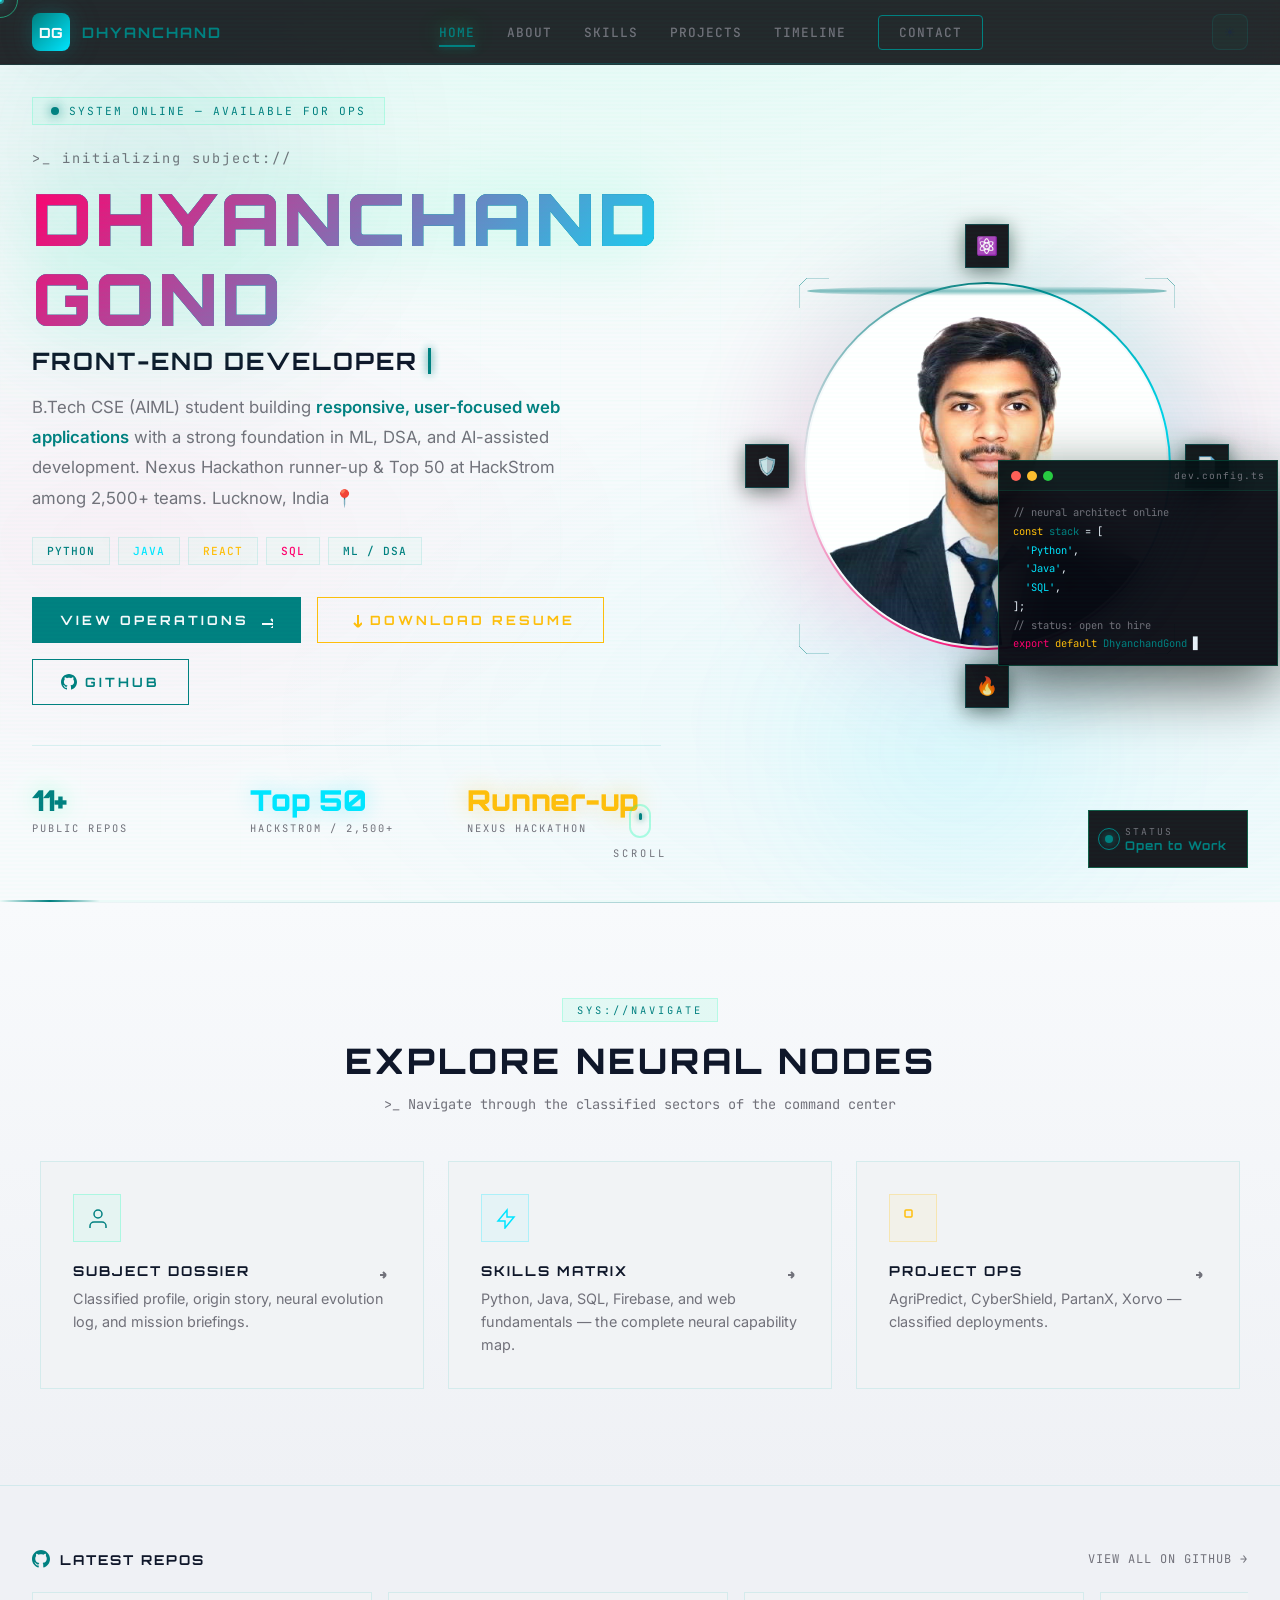
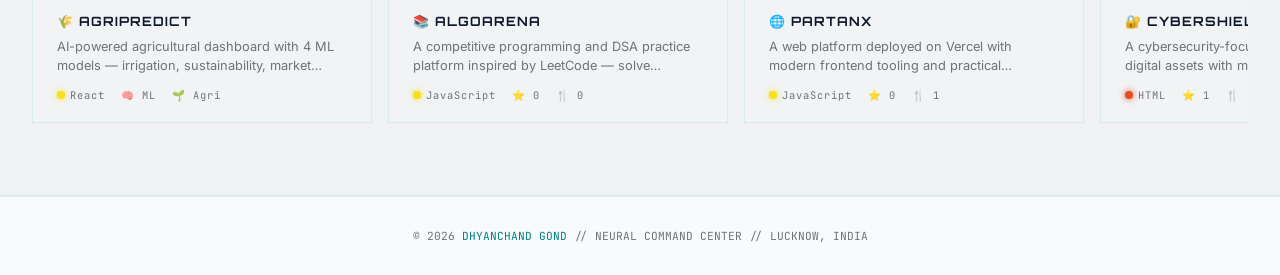
<file: pages/hero_laboratory.html>
<!DOCTYPE html>
<html lang="en">

<head>
    <meta charset="UTF-8">
    <meta name="viewport" content="width=device-width, initial-scale=1.0">
    <title>DHYANCHAND GOND // Neural Command Center</title>
    <meta name="description"
        content="Dhyanchand Gond — B.Tech CSE (AIML) student &amp; front-end developer. Python, Java, React, ML, and responsive web apps from Lucknow, India.">
    <link rel="preconnect" href="https://fonts.googleapis.com">
    <link rel="preconnect" href="https://fonts.gstatic.com" crossorigin>
    <link
        href="https://fonts.googleapis.com/css2?family=Inter:wght@300;400;500;600;700;800;900&amp;family=JetBrains+Mono:wght@400;500;600;700&amp;family=Orbitron:wght@400;500;600;700;800;900&amp;display=swap"
        rel="stylesheet">
    <script>
        if (performance.getEntriesByType('navigation')[0] && performance.getEntriesByType('navigation')[0].type === 'reload') {
            window.location.href = '../index.html';
        }
    </script>
    <style>
        /* ═══════════════════════════════════════════
           NEURAL COMMAND CENTER — CORE SYSTEM
           ═══════════════════════════════════════════ */
        :root {
            --void: #030308;
            --abyss: #07070f;
            --surface: #0c0c18;
            --panel: #10101f;
            --border: rgba(0, 255, 170, 0.08);
            --border-hot: rgba(0, 255, 170, 0.25);
            --neon: #00ffaa;
            --neon-dim: rgba(0, 255, 170, 0.6);
            --cyan: #00e5ff;
            --magenta: #ff006e;
            --amber: #ffbe0b;
            --text: #c8d6e5;
            --text-dim: #5a6a7a;
            --text-bright: #e8f0f8;
            --glow-neon: 0 0 30px rgba(0, 255, 170, 0.3), 0 0 60px rgba(0, 255, 170, 0.1);
            --glow-cyan: 0 0 30px rgba(0, 229, 255, 0.3), 0 0 60px rgba(0, 229, 255, 0.1);
            --font-display: 'Orbitron', sans-serif;
            --font-body: 'Inter', -apple-system, sans-serif;
            --font-mono: 'JetBrains Mono', monospace;
        }

        * {
            margin: 0;
            padding: 0;
            box-sizing: border-box;
        }

        html {
            scroll-behavior: smooth;
        }

        body {
            font-family: var(--font-body);
            background: var(--void);
            color: var(--text);
            overflow-x: hidden;
            min-height: 100vh;
        }

        /* ═══ CRT SCANLINE OVERLAY ═══ */
        body::after {
            content: '';
            position: fixed;
            inset: 0;
            z-index: 9999;
            pointer-events: none;
            background: repeating-linear-gradient(0deg,
                    transparent,
                    transparent 2px,
                    rgba(0, 255, 170, 0.015) 2px,
                    rgba(0, 255, 170, 0.015) 4px);
        }

        /* ═══ CURSOR TRAIL ═══ */
        .cursor-dot {
            position: fixed;
            width: 8px;
            height: 8px;
            border-radius: 50%;
            background: var(--neon);
            pointer-events: none;
            z-index: 99998;
            transform: translate(-50%, -50%);
            transition: width 0.2s, height 0.2s, opacity 0.2s;
            box-shadow: 0 0 16px var(--neon), 0 0 32px rgba(0,255,170,0.4);
            mix-blend-mode: screen;
        }
        .cursor-ring {
            position: fixed;
            width: 36px;
            height: 36px;
            border-radius: 50%;
            border: 1px solid rgba(0,255,170,0.5);
            pointer-events: none;
            z-index: 99997;
            transform: translate(-50%, -50%);
            transition: all 0.15s ease;
            mix-blend-mode: screen;
        }
        .cursor-trail {
            position: fixed;
            width: 4px;
            height: 4px;
            border-radius: 50%;
            background: var(--cyan);
            pointer-events: none;
            z-index: 99996;
            opacity: 0;
            transform: translate(-50%, -50%);
            mix-blend-mode: screen;
        }

        /* ═══ FLOATING AVAILABILITY WIDGET ═══ */
        .avail-widget {
            position: fixed;
            bottom: 2rem;
            right: 2rem;
            z-index: 500;
            background: rgba(3,3,8,0.9);
            border: 1px solid rgba(0,255,170,0.3);
            backdrop-filter: blur(20px);
            padding: 14px 20px 14px 16px;
            display: flex;
            align-items: center;
            gap: 12px;
            cursor: pointer;
            transition: all 0.3s;
            animation: slideInWidget 1s ease 2s both;
            text-decoration: none;
        }
        .avail-widget:hover {
            border-color: var(--neon);
            box-shadow: 0 0 30px rgba(0,255,170,0.15);
            transform: translateY(-3px);
        }
        .avail-pulse-ring {
            position: relative;
            display: flex;
            align-items: center;
            justify-content: center;
        }
        .avail-pulse-ring::before {
            content: '';
            position: absolute;
            width: 20px;
            height: 20px;
            border-radius: 50%;
            border: 1px solid var(--neon);
            animation: availPulse 2s ease infinite;
        }
        @keyframes availPulse {
            0% { transform: scale(1); opacity: 0.8; }
            100% { transform: scale(2.2); opacity: 0; }
        }
        .avail-dot {
            width: 8px;
            height: 8px;
            border-radius: 50%;
            background: var(--neon);
            box-shadow: 0 0 10px var(--neon);
        }
        .avail-text {
            display: flex;
            flex-direction: column;
        }
        .avail-label {
            font-family: var(--font-mono);
            font-size: 0.6rem;
            color: var(--text-dim);
            letter-spacing: 2px;
            text-transform: uppercase;
        }
        .avail-status {
            font-family: var(--font-display);
            font-size: 0.75rem;
            font-weight: 700;
            color: var(--neon);
            letter-spacing: 1px;
        }
        @keyframes slideInWidget {
            from { transform: translateX(120%); opacity: 0; }
            to { transform: translateX(0); opacity: 1; }
        }

        /* ═══ MORPHING ORBS ═══ */
        .orb-field {
            position: absolute;
            inset: 0;
            overflow: hidden;
            pointer-events: none;
        }
        .orb {
            position: absolute;
            border-radius: 50%;
            filter: blur(80px);
            opacity: 0.12;
            animation: orbFloat linear infinite;
        }
        .orb-1 {
            width: 500px; height: 500px;
            background: radial-gradient(circle, var(--neon), transparent 70%);
            top: -100px; left: -100px;
            animation-duration: 25s;
            animation-name: orbFloat1;
        }
        .orb-2 {
            width: 400px; height: 400px;
            background: radial-gradient(circle, var(--cyan), transparent 70%);
            bottom: -50px; right: 10%;
            animation-duration: 30s;
            animation-name: orbFloat2;
        }
        .orb-3 {
            width: 300px; height: 300px;
            background: radial-gradient(circle, var(--magenta), transparent 70%);
            top: 30%; right: -50px;
            animation-duration: 20s;
            animation-name: orbFloat3;
        }
        @keyframes orbFloat1 {
            0%,100% { transform: translate(0,0) scale(1); }
            33% { transform: translate(150px, 100px) scale(1.2); }
            66% { transform: translate(-80px, 200px) scale(0.9); }
        }
        @keyframes orbFloat2 {
            0%,100% { transform: translate(0,0) scale(1); }
            40% { transform: translate(-200px, -100px) scale(1.3); }
            70% { transform: translate(100px, -150px) scale(0.8); }
        }
        @keyframes orbFloat3 {
            0%,100% { transform: translate(0,0) scale(1); }
            50% { transform: translate(-150px, 100px) scale(1.4); }
        }

        /* ═══ TERMINAL WINDOW ═══ */
        .terminal-window {
            position: absolute;
            bottom: -20px;
            right: -30px;
            width: 280px;
            background: rgba(7,7,15,0.95);
            border: 1px solid rgba(0,255,170,0.2);
            backdrop-filter: blur(20px);
            z-index: 10;
            overflow: hidden;
            animation: terminalAppear 1s ease 1.5s both;
            box-shadow: 0 20px 60px rgba(0,0,0,0.6), 0 0 40px rgba(0,255,170,0.05);
        }
        @keyframes terminalAppear {
            from { opacity: 0; transform: translateY(20px) scale(0.95); }
            to { opacity: 1; transform: translateY(0) scale(1); }
        }
        .terminal-titlebar {
            display: flex;
            align-items: center;
            gap: 6px;
            padding: 8px 12px;
            background: rgba(0,255,170,0.04);
            border-bottom: 1px solid rgba(0,255,170,0.1);
        }
        .term-dot {
            width: 10px; height: 10px;
            border-radius: 50%;
        }
        .term-dot.red { background: #ff5f57; }
        .term-dot.amber { background: #ffbd2e; }
        .term-dot.green { background: #28ca41; }
        .terminal-filename {
            font-family: var(--font-mono);
            font-size: 0.6rem;
            color: var(--text-dim);
            margin-left: auto;
            letter-spacing: 1px;
        }
        .terminal-body {
            padding: 12px 14px;
            font-family: var(--font-mono);
            font-size: 0.65rem;
            line-height: 1.8;
        }
        .t-dim { color: var(--text-dim); }
        .t-neon { color: var(--neon); }
        .t-cyan { color: var(--cyan); }
        .t-amber { color: var(--amber); }
        .t-magenta { color: var(--magenta); }
        .t-white { color: #e8f0f8; }
        .terminal-cursor {
            display: inline-block;
            width: 7px; height: 1em;
            background: var(--neon);
            vertical-align: text-bottom;
            animation: blink 1s step-end infinite;
            box-shadow: 0 0 6px var(--neon);
        }

        /* ═══ NAVBAR ═══ */
        .navbar {
            position: fixed;
            top: 0;
            left: 0;
            right: 0;
            z-index: 100;
            background: rgba(3, 3, 8, 0.85);
            backdrop-filter: blur(25px) saturate(180%);
            -webkit-backdrop-filter: blur(25px) saturate(180%);
            border-bottom: 1px solid var(--border);
        }

        .navbar::after {
            content: '';
            position: absolute;
            bottom: 0;
            left: 0;
            right: 0;
            height: 1px;
            background: linear-gradient(90deg, transparent, var(--neon), transparent);
            opacity: 0.4;
        }

        .navbar-inner {
            max-width: 1400px;
            margin: 0 auto;
            padding: 0 2rem;
            display: flex;
            align-items: center;
            justify-content: space-between;
            height: 64px;
        }

        .nav-logo {
            display: flex;
            align-items: center;
            gap: 12px;
            text-decoration: none;
        }

        .nav-logo-icon {
            width: 38px;
            height: 38px;
            border-radius: 8px;
            position: relative;
            background: linear-gradient(135deg, var(--neon), var(--cyan));
            display: flex;
            align-items: center;
            justify-content: center;
            font-weight: 800;
            font-size: 14px;
            color: var(--void);
            font-family: var(--font-display);
            box-shadow: var(--glow-neon);
        }

        .nav-logo-text {
            font-family: var(--font-display);
            font-weight: 700;
            font-size: 0.9rem;
            color: var(--neon);
            letter-spacing: 2px;
            text-transform: uppercase;
        }

        .nav-links {
            display: flex;
            align-items: center;
            gap: 2rem;
        }

        .nav-links a {
            color: var(--text-dim);
            font-size: 0.8rem;
            font-weight: 500;
            text-decoration: none;
            transition: all 0.3s;
            letter-spacing: 1px;
            text-transform: uppercase;
            font-family: var(--font-mono);
            position: relative;
        }

        .nav-links a:hover,
        .nav-links a.active {
            color: var(--neon);
            text-shadow: 0 0 20px rgba(0, 255, 170, 0.5);
        }

        .nav-links a.active:not(.nav-cta)::after {
            content: '';
            position: absolute;
            bottom: -6px;
            left: 0;
            right: 0;
            height: 2px;
            background: var(--neon);
            box-shadow: 0 0 10px var(--neon);
        }

        .nav-cta.active {
            background: rgba(0, 255, 170, 0.15);
            box-shadow: 0 0 20px rgba(0, 255, 170, 0.2);
            border-width: 2px;
        }

        .nav-cta {
            background: transparent;
            color: var(--neon);
            padding: 8px 20px;
            border: 1px solid var(--neon);
            border-radius: 4px;
            font-size: 0.75rem;
            font-weight: 600;
            text-decoration: none;
            font-family: var(--font-display);
            text-transform: uppercase;
            letter-spacing: 2px;
            transition: all 0.3s;
        }

        .nav-cta:hover {
            background: var(--neon);
            color: var(--void);
            box-shadow: var(--glow-neon);
        }

        .mobile-menu-btn {
            display: none;
            background: none;
            border: none;
            cursor: pointer;
            color: var(--neon);
        }

        @media (max-width: 768px) {
            .nav-links {
                display: none;
            }

            .mobile-menu-btn {
                display: block;
            }
        }

        .mobile-overlay {
            position: fixed;
            inset: 0;
            z-index: 200;
            background: rgba(3, 3, 8, 0.97);
            backdrop-filter: blur(30px);
            display: none;
            flex-direction: column;
            align-items: center;
            justify-content: center;
            gap: 2rem;
        }

        .mobile-overlay.open {
            display: flex;
        }

        .mobile-overlay a {
            color: var(--text);
            font-size: 1.2rem;
            font-weight: 600;
            text-decoration: none;
            font-family: var(--font-display);
            letter-spacing: 3px;
            text-transform: uppercase;
            transition: color 0.3s;
        }

        .mobile-overlay a:hover {
            color: var(--neon);
        }

        .mobile-close {
            position: absolute;
            top: 1.25rem;
            right: 1.5rem;
            background: none;
            border: none;
            color: var(--text-dim);
            cursor: pointer;
        }

        /* ═══ HERO SECTION ═══ */
        .hero {
            min-height: 100vh;
            display: flex;
            align-items: center;
            justify-content: center;
            position: relative;
            overflow: hidden;
            padding: 6rem 2rem 4rem;
        }

        /* Animated grid */
        .hero-grid {
            position: absolute;
            inset: 0;
            overflow: hidden;
            opacity: 0.04;
            background-image:
                linear-gradient(rgba(0, 255, 170, 0.4) 1px, transparent 1px),
                linear-gradient(90deg, rgba(0, 255, 170, 0.4) 1px, transparent 1px);
            background-size: 80px 80px;
            animation: gridPan 40s linear infinite;
            mask-image: radial-gradient(ellipse 80% 70% at 50% 50%, black, transparent);
        }

        @keyframes gridPan {
            to {
                transform: translate(80px, 80px);
            }
        }

        /* Neural web gradients */
        .hero-neural {
            position: absolute;
            inset: 0;
            background:
                radial-gradient(ellipse 80% 50% at 50% -10%, rgba(0, 255, 170, 0.1), transparent),
                radial-gradient(ellipse 60% 40% at 80% 80%, rgba(0, 229, 255, 0.06), transparent),
                radial-gradient(ellipse 40% 30% at 10% 60%, rgba(255, 0, 110, 0.04), transparent);
        }

        /* Particle field */
        .particle-field {
            position: absolute;
            inset: 0;
            overflow: hidden;
        }

        .particle {
            position: absolute;
            width: 2px;
            height: 2px;
            border-radius: 50%;
            background: var(--neon);
            opacity: 0;
            animation: particleDrift linear infinite;
        }

        @keyframes particleDrift {
            0% {
                opacity: 0;
                transform: translateY(100vh) scale(0);
            }

            10% {
                opacity: 0.6;
            }

            90% {
                opacity: 0.6;
            }

            100% {
                opacity: 0;
                transform: translateY(-20vh) scale(1);
            }
        }

        .hero-inner {
            max-width: 1400px;
            width: 100%;
            margin: 0 auto;
            display: grid;
            grid-template-columns: 1fr 1fr;
            gap: 4rem;
            align-items: center;
            position: relative;
            z-index: 2;
        }

        @media (max-width: 960px) {
            .hero-inner {
                grid-template-columns: 1fr;
                text-align: center;
                gap: 3rem;
            }
        }

        @media (max-width: 640px) {
            .hero {
                padding: 6rem 1rem 4rem;
            }

            .hero-inner {
                gap: 2rem;
            }
        }

        /* ── Status Badge ── */
        .status-badge {
            display: inline-flex;
            align-items: center;
            gap: 10px;
            padding: 6px 18px;
            border: 1px solid rgba(0, 255, 170, 0.2);
            background: rgba(0, 255, 170, 0.05);
            margin-bottom: 1.5rem;
            font-family: var(--font-mono);
            font-size: 0.7rem;
            color: var(--neon);
            letter-spacing: 2px;
            text-transform: uppercase;
        }

        .status-dot {
            width: 8px;
            height: 8px;
            border-radius: 50%;
            background: var(--neon);
            box-shadow: 0 0 12px var(--neon);
            animation: statusPulse 2s infinite;
        }

        @keyframes statusPulse {

            0%,
            100% {
                opacity: 1;
                box-shadow: 0 0 12px var(--neon);
            }

            50% {
                opacity: 0.4;
                box-shadow: 0 0 4px var(--neon);
            }
        }

        /* ── Hero Heading ── */
        .hero-eyebrow {
            font-family: var(--font-mono);
            font-size: 0.85rem;
            color: var(--text-dim);
            letter-spacing: 2px;
            margin-bottom: 0.75rem;
        }

        .hero-name {
            font-family: var(--font-display);
            font-size: clamp(2.5rem, 6vw, 4.5rem);
            font-weight: 900;
            line-height: 1.1;
            text-transform: uppercase;
            letter-spacing: 3px;
            margin-bottom: 0.5rem;
            position: relative;
        }

        .hero-name .text-main {
            display: block;
            background: linear-gradient(135deg, var(--text-bright) 0%, var(--neon) 50%, var(--cyan) 100%);
            -webkit-background-clip: text;
            -webkit-text-fill-color: transparent;
            background-clip: text;
            filter: drop-shadow(0 0 40px rgba(0, 255, 170, 0.3));
        }

        /* Glitch effect on name */
        .hero-name .glitch-layer {
            position: absolute;
            top: 0;
            left: 0;
            right: 0;
            -webkit-text-fill-color: transparent;
        }

        .hero-name .glitch-layer:nth-child(2) {
            background: linear-gradient(135deg, var(--cyan), var(--neon));
            -webkit-background-clip: text;
            background-clip: text;
            animation: glitch1 4s infinite linear;
        }

        .hero-name .glitch-layer:nth-child(3) {
            background: linear-gradient(135deg, var(--magenta), var(--cyan));
            -webkit-background-clip: text;
            background-clip: text;
            animation: glitch2 3s infinite linear;
        }

        @keyframes glitch1 {

            0%,
            94% {
                clip-path: inset(0);
                transform: translate(0);
                opacity: 0;
            }

            95% {
                clip-path: inset(20% 0 60% 0);
                transform: translate(-3px, 1px);
                opacity: 0.7;
            }

            96% {
                clip-path: inset(50% 0 20% 0);
                transform: translate(2px, -1px);
                opacity: 0.7;
            }

            97% {
                clip-path: inset(0);
                transform: translate(0);
                opacity: 0;
            }
        }

        @keyframes glitch2 {

            0%,
            93% {
                clip-path: inset(0);
                transform: translate(0);
                opacity: 0;
            }

            94% {
                clip-path: inset(30% 0 40% 0);
                transform: translate(2px, 2px);
                opacity: 0.5;
            }

            95.5% {
                clip-path: inset(60% 0 10% 0);
                transform: translate(-2px, -1px);
                opacity: 0.5;
            }

            96.5% {
                clip-path: inset(0);
                transform: translate(0);
                opacity: 0;
            }
        }

        .hero-title {
            font-family: var(--font-display);
            font-size: clamp(1rem, 2vw, 1.5rem);
            font-weight: 700;
            color: var(--text-bright);
            letter-spacing: 2px;
            text-transform: uppercase;
            margin-bottom: 1rem;
            display: flex;
            align-items: center;
            gap: 8px;
        }

        @media (max-width: 960px) {
            .hero-title {
                justify-content: center;
            }
        }

        .typing-cursor {
            display: inline-block;
            width: 3px;
            height: 1.1em;
            background: var(--neon);
            margin-left: 2px;
            animation: blink 1s step-end infinite;
            box-shadow: 0 0 8px var(--neon);
            vertical-align: text-bottom;
        }

        @keyframes blink {
            50% {
                opacity: 0;
            }
        }

        .hero-desc {
            font-size: 1.05rem;
            color: var(--text-dim);
            line-height: 1.8;
            max-width: 540px;
            margin-bottom: 1.5rem;
        }

        .hero-desc .neon {
            color: var(--neon);
            font-weight: 600;
        }

        @media (max-width: 960px) {
            .hero-desc {
                margin-left: auto;
                margin-right: auto;
            }
        }

        /* ── Tech Stack Pills ── */
        .tech-pills {
            display: flex;
            flex-wrap: wrap;
            gap: 8px;
            margin-bottom: 2rem;
        }

        @media (max-width: 960px) {
            .tech-pills {
                justify-content: center;
            }
        }

        .tech-pill {
            padding: 6px 14px;
            font-family: var(--font-mono);
            font-size: 0.7rem;
            font-weight: 500;
            letter-spacing: 1px;
            text-transform: uppercase;
            border: 1px solid var(--border);
            background: rgba(0, 255, 170, 0.03);
            color: var(--neon);
            transition: all 0.3s;
        }

        .tech-pill:hover {
            background: rgba(0, 255, 170, 0.1);
            border-color: var(--border-hot);
            transform: translateY(-2px);
            box-shadow: 0 8px 20px rgba(0, 255, 170, 0.08);
        }

        .tech-pill.cyan {
            color: var(--cyan);
        }

        .tech-pill.cyan:hover {
            background: rgba(0, 229, 255, 0.1);
            border-color: rgba(0, 229, 255, 0.3);
        }

        .tech-pill.amber {
            color: var(--amber);
        }

        .tech-pill.amber:hover {
            background: rgba(255, 190, 11, 0.1);
            border-color: rgba(255, 190, 11, 0.3);
        }

        .tech-pill.magenta {
            color: var(--magenta);
        }

        .tech-pill.magenta:hover {
            background: rgba(255, 0, 110, 0.1);
            border-color: rgba(255, 0, 110, 0.3);
        }

        /* ── CTA Buttons ── */
        .cta-group {
            display: flex;
            gap: 1rem;
            flex-wrap: wrap;
        }

        @media (max-width: 960px) {
            .cta-group {
                justify-content: center;
            }
        }

        .cta-primary {
            display: inline-flex;
            align-items: center;
            gap: 8px;
            background: var(--neon);
            color: var(--void);
            padding: 14px 28px;
            font-family: var(--font-display);
            font-size: 0.8rem;
            font-weight: 700;
            text-decoration: none;
            letter-spacing: 3px;
            text-transform: uppercase;
            transition: all 0.3s;
            border: none;
            cursor: pointer;
            position: relative;
            overflow: hidden;
        }

        .cta-primary::after {
            content: '';
            position: absolute;
            top: 0;
            left: -100%;
            width: 100%;
            height: 100%;
            background: linear-gradient(90deg, transparent, rgba(255, 255, 255, 0.2), transparent);
            transition: left 0.5s;
        }

        .cta-primary:hover::after {
            left: 100%;
        }

        .cta-primary:hover {
            box-shadow: var(--glow-neon);
            transform: translateY(-2px);
        }

        .cta-secondary {
            display: inline-flex;
            align-items: center;
            gap: 8px;
            background: transparent;
            color: var(--neon);
            padding: 14px 28px;
            border: 1px solid var(--neon);
            font-family: var(--font-display);
            font-size: 0.8rem;
            font-weight: 700;
            text-decoration: none;
            letter-spacing: 3px;
            text-transform: uppercase;
            transition: all 0.3s;
        }

        .cta-secondary:hover {
            background: rgba(0, 255, 170, 0.1);
            transform: translateY(-2px);
        }

        .cta-resume {
            display: inline-flex;
            align-items: center;
            gap: 8px;
            background: transparent;
            color: var(--amber);
            padding: 14px 28px;
            border: 1px solid var(--amber);
            font-family: var(--font-display);
            font-size: 0.8rem;
            font-weight: 700;
            text-decoration: none;
            letter-spacing: 3px;
            text-transform: uppercase;
            transition: all 0.3s;
        }

        .cta-resume:hover {
            background: rgba(255, 190, 11, 0.1);
            box-shadow: 0 0 20px rgba(255, 190, 11, 0.25);
            transform: translateY(-2px);
        }

        /* ── Stats Row ── */
        .hero-stats {
            display: grid;
            grid-template-columns: repeat(3, 1fr);
            gap: 1.5rem;
            margin-top: 2.5rem;
            padding-top: 2.5rem;
            border-top: 1px solid var(--border);
        }

        @media (max-width: 480px) {
            .hero-stats {
                grid-template-columns: 1fr;
                gap: 1rem;
                border-top: none;
                padding-top: 0;
            }

            .stat-value {
                font-size: 1.5rem;
            }
        }

        .stat-value {
            font-family: var(--font-display);
            font-size: 1.8rem;
            font-weight: 900;
            line-height: 1;
        }

        .stat-value.neon {
            color: var(--neon);
            text-shadow: 0 0 25px rgba(0, 255, 170, 0.4);
        }

        .stat-value.cyan {
            color: var(--cyan);
            text-shadow: 0 0 25px rgba(0, 229, 255, 0.4);
        }

        .stat-value.amber {
            color: var(--amber);
            text-shadow: 0 0 25px rgba(255, 190, 11, 0.4);
        }

        .stat-label {
            font-family: var(--font-mono);
            font-size: 0.65rem;
            color: var(--text-dim);
            letter-spacing: 2px;
            text-transform: uppercase;
            margin-top: 6px;
        }

        /* ═══ AVATAR AREA ═══ */
        .hero-visual {
            display: flex;
            align-items: center;
            justify-content: center;
            position: relative;
        }

        @media (max-width: 960px) {
            .hero-visual {
                order: -1;
            }
        }

        .avatar-container {
            position: relative;
            width: 360px;
            height: 360px;
            transition: all 0.5s ease;
        }

        @media (max-width: 960px) {
            .avatar-container {
                width: 300px;
                height: 300px;
            }
        }

        @media (max-width: 480px) {
            .avatar-container {
                width: 240px;
                height: 240px;
            }
        }

        /* Outer ring glow */
        .avatar-glow {
            position: absolute;
            inset: -30px;
            border-radius: 50%;
            background: conic-gradient(from 0deg, var(--neon), var(--cyan), var(--magenta), var(--neon));
            opacity: 0.15;
            filter: blur(50px);
            animation: glowSpin 10s linear infinite;
        }

        @keyframes glowSpin {
            to {
                transform: rotate(360deg);
            }
        }

        /* Rotating ring */
        .avatar-ring {
            position: absolute;
            inset: -4px;
            border-radius: 50%;
            background: conic-gradient(from 0deg, var(--neon), var(--cyan), var(--magenta), transparent, var(--neon));
            animation: ringSpin 8s linear infinite;
        }

        @keyframes ringSpin {
            to {
                transform: rotate(360deg);
            }
        }

        .avatar-ring-inner {
            position: absolute;
            inset: 2px;
            border-radius: 50%;
            background: var(--void);
        }

        .avatar-img {
            position: relative;
            width: 100%;
            height: 100%;
            border-radius: 50%;
            object-fit: cover;
            object-position: center;
            z-index: 2;
            filter: contrast(1.1) brightness(1.1) saturate(1.1);
            transition: all 0.5s ease;
        }

        .avatar-container:hover .avatar-img {
            filter: contrast(1.2) brightness(1.2) saturate(1.3);
        }

        /* Scanning line on avatar */
        .avatar-scan {
            position: absolute;
            top: 0;
            left: 0;
            width: 100%;
            height: 10px;
            background: linear-gradient(to bottom, transparent, var(--neon), transparent);
            opacity: 0.5;
            z-index: 4;
            pointer-events: none;
            border-radius: 50%;
            animation: avatarScan 3s linear infinite;
        }

        @keyframes avatarScan {
            0% {
                top: 0;
                opacity: 0;
            }

            50% {
                opacity: 0.8;
            }

            100% {
                top: 100%;
                opacity: 0;
            }
        }

        /* Orbiting tech nodes */
        .orbit-ring {
            position: absolute;
            inset: -50px;
            animation: orbitSpin 30s linear infinite;
        }

        @keyframes orbitSpin {
            to {
                transform: rotate(360deg);
            }
        }

        .orbit-node {
            position: absolute;
            width: 44px;
            height: 44px;
            background: rgba(3, 3, 8, 0.9);
            border: 1px solid var(--border-hot);
            backdrop-filter: blur(10px);
            display: flex;
            align-items: center;
            justify-content: center;
            font-size: 1.1rem;
            box-shadow: 0 4px 20px rgba(0, 0, 0, 0.5), 0 0 15px rgba(0, 255, 170, 0.1);
            animation: orbitSpin 30s linear infinite reverse;
        }

        .orbit-node:nth-child(1) {
            top: -12px;
            left: 50%;
            transform: translateX(-50%);
        }

        .orbit-node:nth-child(2) {
            bottom: -12px;
            left: 50%;
            transform: translateX(-50%);
        }

        .orbit-node:nth-child(3) {
            left: -12px;
            top: 50%;
            transform: translateY(-50%);
        }

        .orbit-node:nth-child(4) {
            right: -12px;
            top: 50%;
            transform: translateY(-50%);
        }

        /* HUD corners around avatar */
        .hud-corner {
            position: absolute;
            z-index: 3;
        }

        .hud-corner svg {
            display: block;
        }

        .hud-tl {
            top: -8px;
            left: -8px;
        }

        .hud-tr {
            top: -8px;
            right: -8px;
            transform: scaleX(-1);
        }

        .hud-bl {
            bottom: -8px;
            left: -8px;
            transform: scaleY(-1);
        }

        .hud-br {
            bottom: -8px;
            right: -8px;
            transform: scale(-1);
        }

        /* ═══ EXPLORE SECTION ═══ */
        .explore-section {
            padding: 6rem 2rem;
            position: relative;
            background: linear-gradient(180deg, var(--void), var(--abyss));
        }

        .explore-section::before {
            content: '';
            position: absolute;
            top: 0;
            left: 0;
            right: 0;
            height: 1px;
            background: linear-gradient(90deg, transparent, var(--neon), transparent);
            opacity: 0.3;
        }

        .explore-inner {
            max-width: 1200px;
            margin: 0 auto;
        }

        .section-header {
            text-align: center;
            margin-bottom: 3rem;
        }

        .section-tag {
            display: inline-block;
            font-family: var(--font-mono);
            font-size: 0.65rem;
            color: var(--neon);
            background: rgba(0, 255, 170, 0.08);
            border: 1px solid rgba(0, 255, 170, 0.2);
            padding: 4px 14px;
            letter-spacing: 3px;
            text-transform: uppercase;
            margin-bottom: 1rem;
        }

        .section-title {
            font-family: var(--font-display);
            font-size: clamp(1.5rem, 3vw, 2.2rem);
            font-weight: 800;
            color: var(--text-bright);
            letter-spacing: 3px;
            text-transform: uppercase;
            margin-bottom: 0.75rem;
        }

        .section-subtitle {
            font-family: var(--font-mono);
            font-size: 0.85rem;
            color: var(--text-dim);
            max-width: 580px;
            margin: 0 auto;
        }

        .explore-grid {
            display: grid;
            grid-template-columns: repeat(3, 1fr);
            gap: 1.5rem;
        }

        @media (max-width: 960px) {
            .explore-grid {
                grid-template-columns: repeat(auto-fit, minmax(280px, 1fr));
            }
        }

        @media (max-width: 768px) {
            .explore-grid {
                grid-template-columns: 1fr;
            }
        }

        .explore-card {
            background: var(--panel);
            border: 1px solid var(--border);
            padding: 2rem;
            text-decoration: none;
            color: inherit;
            transition: all 0.4s cubic-bezier(0.4, 0, 0.2, 1);
            position: relative;
            overflow: hidden;
        }

        .explore-card::before {
            content: '';
            position: absolute;
            top: 0;
            left: 0;
            width: 100%;
            height: 2px;
            transform: scaleX(0);
            transform-origin: left;
            transition: transform 0.4s;
        }

        .explore-card:nth-child(1)::before {
            background: var(--neon);
        }

        .explore-card:nth-child(2)::before {
            background: var(--cyan);
        }

        .explore-card:nth-child(3)::before {
            background: var(--amber);
        }

        .explore-card:hover::before {
            transform: scaleX(1);
        }

        .explore-card:hover {
            border-color: var(--border-hot);
            transform: translateY(-6px);
            box-shadow: 0 20px 60px rgba(0, 255, 170, 0.06);
        }

        .card-icon-wrap {
            width: 48px;
            height: 48px;
            display: flex;
            align-items: center;
            justify-content: center;
            margin-bottom: 1.25rem;
            border: 1px solid;
        }

        .card-icon-wrap.neon {
            border-color: rgba(0, 255, 170, 0.25);
            background: rgba(0, 255, 170, 0.05);
        }

        .card-icon-wrap.cyan {
            border-color: rgba(0, 229, 255, 0.25);
            background: rgba(0, 229, 255, 0.05);
        }

        .card-icon-wrap.amber {
            border-color: rgba(255, 190, 11, 0.25);
            background: rgba(255, 190, 11, 0.05);
        }

        .card-title {
            font-family: var(--font-display);
            font-size: 0.85rem;
            font-weight: 700;
            color: var(--text-bright);
            letter-spacing: 2px;
            text-transform: uppercase;
            margin-bottom: 0.5rem;
            display: flex;
            align-items: center;
            gap: 8px;
        }

        .card-arrow {
            margin-left: auto;
            color: var(--text-dim);
            transition: all 0.3s;
        }

        .explore-card:hover .card-arrow {
            color: var(--neon);
            transform: translateX(4px);
        }

        .card-desc {
            font-size: 0.9rem;
            color: var(--text-dim);
            line-height: 1.6;
        }

        /* ═══ GITHUB TICKER ═══ */
        .github-ticker {
            padding: 4rem 2rem;
            background: var(--abyss);
            border-top: 1px solid var(--border);
            border-bottom: 1px solid var(--border);
        }

        .ticker-inner {
            max-width: 1400px;
            margin: 0 auto;
        }

        .ticker-header {
            display: flex;
            align-items: center;
            justify-content: space-between;
            margin-bottom: 1.5rem;
        }

        .ticker-title {
            display: flex;
            align-items: center;
            gap: 10px;
            font-family: var(--font-display);
            font-size: 0.85rem;
            font-weight: 700;
            color: var(--text-bright);
            letter-spacing: 2px;
            text-transform: uppercase;
        }

        .ticker-link {
            font-family: var(--font-mono);
            color: var(--text-dim);
            font-size: 0.75rem;
            text-decoration: none;
            letter-spacing: 1px;
            transition: color 0.3s;
        }

        .ticker-link:hover {
            color: var(--neon);
        }

        .repo-scroll {
            display: flex;
            gap: 1rem;
            overflow-x: auto;
            padding-bottom: 0.5rem;
            scroll-snap-type: x mandatory;
            -webkit-overflow-scrolling: touch;
        }

        .repo-scroll::-webkit-scrollbar {
            height: 3px;
        }

        .repo-scroll::-webkit-scrollbar-track {
            background: transparent;
        }

        .repo-scroll::-webkit-scrollbar-thumb {
            background: rgba(0, 255, 170, 0.2);
        }

        .repo-chip {
            flex-shrink: 0;
            scroll-snap-align: start;
            background: var(--panel);
            border: 1px solid var(--border);
            padding: 1.25rem 1.5rem;
            min-width: 300px;
            max-width: 340px;
            text-decoration: none;
            color: inherit;
            transition: all 0.3s;
            position: relative;
            overflow: hidden;
        }

        .repo-chip::after {
            content: '';
            position: absolute;
            bottom: 0;
            left: 0;
            right: 0;
            height: 2px;
            background: linear-gradient(90deg, var(--neon), var(--cyan));
            transform: scaleX(0);
            transition: transform 0.3s;
        }

        .repo-chip:hover {
            border-color: var(--border-hot);
            transform: translateY(-3px);
            box-shadow: 0 12px 40px rgba(0, 255, 170, 0.06);
        }

        .repo-chip:hover::after {
            transform: scaleX(1);
        }

        .repo-name {
            font-family: var(--font-display);
            font-weight: 700;
            font-size: 0.8rem;
            letter-spacing: 1px;
            text-transform: uppercase;
            margin-bottom: 8px;
            color: var(--text-bright);
            display: flex;
            align-items: center;
            gap: 8px;
        }

        .repo-desc {
            color: var(--text-dim);
            font-size: 0.8rem;
            line-height: 1.5;
            margin-bottom: 12px;
            display: -webkit-box;
            -webkit-line-clamp: 2;
            line-clamp: 2;
            -webkit-box-orient: vertical;
            overflow: hidden;
        }

        .repo-meta {
            display: flex;
            align-items: center;
            gap: 1rem;
            font-family: var(--font-mono);
            font-size: 0.65rem;
            color: var(--text-dim);
            letter-spacing: 1px;
        }

        .repo-lang {
            display: flex;
            align-items: center;
            gap: 5px;
        }

        .lang-dot {
            width: 8px;
            height: 8px;
            border-radius: 50%;
        }

        .lang-ts {
            background: #3178c6;
            box-shadow: 0 0 6px #3178c6;
        }

        .lang-js {
            background: #f7df1e;
            box-shadow: 0 0 6px #f7df1e;
        }

        .lang-html {
            background: #e34c26;
            box-shadow: 0 0 6px #e34c26;
        }

        /* ═══ SCROLL INDICATOR ═══ */
        .scroll-indicator {
            position: absolute;
            bottom: 2.5rem;
            left: 50%;
            transform: translateX(-50%);
            z-index: 5;
            display: flex;
            flex-direction: column;
            align-items: center;
            gap: 8px;
            font-family: var(--font-mono);
            font-size: 0.65rem;
            color: var(--text-dim);
            letter-spacing: 3px;
            text-transform: uppercase;
            animation: floatUp 2.5s ease-in-out infinite;
        }

        @keyframes floatUp {

            0%,
            100% {
                transform: translateX(-50%) translateY(0);
            }

            50% {
                transform: translateX(-50%) translateY(-8px);
            }
        }

        .scroll-mouse {
            width: 22px;
            height: 34px;
            border: 2px solid rgba(0, 255, 170, 0.3);
            border-radius: 11px;
            position: relative;
        }

        .scroll-mouse::after {
            content: '';
            position: absolute;
            top: 7px;
            left: 50%;
            width: 3px;
            height: 7px;
            margin-left: -1.5px;
            background: var(--neon);
            border-radius: 2px;
            box-shadow: 0 0 6px var(--neon);
            animation: scrollDot 1.5s infinite;
        }

        @keyframes scrollDot {
            0% {
                opacity: 1;
                transform: translateY(0);
            }

            100% {
                opacity: 0;
                transform: translateY(12px);
            }
        }

        /* ═══ FOOTER ═══ */
        .footer {
            padding: 2rem;
            text-align: center;
            border-top: 1px solid var(--border);
            font-family: var(--font-mono);
            font-size: 0.7rem;
            color: var(--text-dim);
        }

        .footer a {
            color: var(--neon);
            text-decoration: none;
        }

        .footer a:hover {
            text-shadow: 0 0 10px rgba(0, 255, 170, 0.5);
        }

        /* Neural pulse */
        .neural-pulse {
            height: 2px;
            width: 100%;
            position: relative;
            background: rgba(0, 255, 170, 0.05);
            overflow: hidden;
        }

        .neural-pulse::after {
            content: '';
            position: absolute;
            top: 0;
            width: 100px;
            height: 100%;
            background: linear-gradient(90deg, transparent, var(--neon), transparent);
            animation: pulseSweep 3s linear infinite;
        }

        @keyframes pulseSweep {
            0% {
                left: -100px;
            }

            100% {
                left: 100%;
            }
        }

        /* ═══ ANIMATIONS ═══ */
        .fade-up {
            opacity: 0;
            transform: translateY(30px);
            animation: fadeUp 0.8s ease forwards;
        }

        .fade-up-d1 {
            animation-delay: 0.15s;
        }

        .fade-up-d2 {
            animation-delay: 0.3s;
        }

        .fade-up-d3 {
            animation-delay: 0.45s;
        }

        .fade-up-d4 {
            animation-delay: 0.6s;
        }

        @keyframes fadeUp {
            to {
                opacity: 1;
                transform: translateY(0);
            }
        }

        /* ═══ EXPLORE CARD ENHANCED ═══ */
        .explore-card {
            position: relative;
            overflow: hidden;
        }
        .explore-card .card-glow {
            position: absolute;
            inset: 0;
            opacity: 0;
            transition: opacity 0.5s;
            pointer-events: none;
        }
        .explore-card:nth-child(1) .card-glow {
            background: radial-gradient(circle at var(--mx,50%) var(--my,50%), rgba(0,255,170,0.08), transparent 60%);
        }
        .explore-card:nth-child(2) .card-glow {
            background: radial-gradient(circle at var(--mx,50%) var(--my,50%), rgba(0,229,255,0.08), transparent 60%);
        }
        .explore-card:nth-child(3) .card-glow {
            background: radial-gradient(circle at var(--mx,50%) var(--my,50%), rgba(255,190,11,0.08), transparent 60%);
        }
        .explore-card:hover .card-glow {
            opacity: 1;
        }

        @media (max-width: 1024px) {
            .hero-inner {
                padding: 0 1.25rem;
            }

            .section-inner,
            .explore-inner {
                max-width: 100%;
                padding: 0 1.25rem;
            }
        }

        @media (max-width: 768px) {
            .navbar-inner {
                padding: 0 1rem;
                height: 58px;
            }

            .hero {
                padding-top: 5.8rem;
                padding-bottom: 3rem;
                min-height: auto;
                overflow: visible;
            }

            .hero-title {
                letter-spacing: 1px;
            }

            .hero-desc {
                font-size: 0.86rem;
                line-height: 1.7;
                max-width: 100%;
            }

            .tech-pills {
                gap: 0.5rem;
            }

            .tech-pill {
                font-size: 0.62rem;
                padding: 5px 10px;
            }

            .cta-group {
                flex-wrap: wrap;
                gap: 0.75rem;
            }

            .hero-stats {
                grid-template-columns: repeat(2, minmax(0, 1fr));
                gap: 0.75rem;
                margin-top: 1.5rem;
                padding-top: 1.5rem;
            }

            .hero-visual {
                order: 0;
            }

            .terminal-window {
                display: none;
            }

            .avail-widget {
                right: 10px;
                bottom: 10px;
                transform: scale(0.9);
                transform-origin: bottom right;
            }

            .orb-field,
            .particle-field {
                opacity: 0.5;
            }
        }

        @media (max-width: 480px) {
            .hero {
                padding-top: 5.2rem;
                padding-bottom: 2rem;
            }

            .hero-name .text-main {
                font-size: 2rem;
            }

            .hero-title {
                font-size: 0.95rem;
            }

            .hero-stats {
                grid-template-columns: 1fr;
            }

            .hero-inner {
                gap: 1.25rem;
            }

            .hero-desc {
                font-size: 0.82rem;
            }

            .cta-primary,
            .cta-secondary {
                width: 100%;
                justify-content: center;
            }

            .mobile-overlay a {
                font-size: 1rem;
                letter-spacing: 2px;
            }

            .avail-widget {
                display: none;
            }

            .cursor-dot,
            .cursor-ring,
            .cursor-trail {
                display: none;
            }
        }

        @media (max-width: 430px) {
            .hero {
                padding-top: 5rem;
            }

            .status-badge {
                font-size: 0.58rem;
                letter-spacing: 1px;
                padding: 5px 10px;
            }

            .hero-eyebrow {
                font-size: 0.72rem;
                letter-spacing: 1px;
            }

            .hero-name .text-main {
                font-size: 1.85rem;
            }

            .tech-pill {
                font-size: 0.56rem;
                padding: 5px 8px;
            }

            .stat-label {
                letter-spacing: 1px;
                font-size: 0.56rem;
            }
        }

        @media (max-width: 390px) {
            .hero-name .text-main {
                font-size: 1.72rem;
            }

            .hero-title {
                font-size: 0.86rem;
            }

            .hero-desc {
                font-size: 0.78rem;
                line-height: 1.6;
            }

            .tech-pills {
                gap: 0.35rem;
            }
        }
    
        /* THEME SYSTEM — LIGHT MODE */
        [data-theme="light"] {
            --void: #f8fafc; --abyss: #eff1f5; --surface: #ffffff; --panel: #f1f3f5;
            --border: rgba(0, 170, 170, 0.12); --border-hot: rgba(0, 170, 170, 0.3);
            --neon: #008080; --neon-dim: rgba(0, 170, 170, 0.5);
            --text: #1e293b; --text-dim: #71717a; --text-bright: #0f172a;
            --glow-neon: 0 0 20px rgba(0, 170, 170, 0.2), 0 0 40px rgba(0, 170, 170, 0.1);
            --glow-cyan: 0 0 20px rgba(0, 132, 204, 0.25), 0 0 40px rgba(0, 132, 204, 0.1);
        }
        [data-theme] { transition: background-color 0.4s ease, color 0.4s ease; }
        .page-entrance { opacity: 0; transform: translateY(15px); filter: blur(2px);
            transition: opacity .5s ease .1s, transform .5s ease .1s, filter .5s ease .1s; }
        .page-entrance.loaded { opacity: 1; transform: translateY(0); filter: blur(0); }
        .reveal-section { opacity: 0; transform: translateY(25px);
            transition: opacity .6s ease, transform .6s ease; }
        .reveal-section.visible { opacity: 1; transform: translateY(0); }
        .stagger-children > * { opacity: 0; transform: translateY(20px);
            transition: opacity .5s ease, transform .5s ease; }
        .stagger-children.revealed > * { opacity: 1; transform: translateY(0); }
        .timeline-node { opacity: 0; transform: scale(0.8);
            transition: opacity .5s ease, transform .5s ease; }
        .timeline-node.visible { opacity: 1; transform: scale(1); }
        .theme-toggle { display: inline-flex; align-items: center; justify-content: center;
            width: 36px; height: 36px; border-radius: 8px; border: 1px solid var(--border);
            background: rgba(0,255,170,0.03); color: var(--text); cursor: pointer;
            transition: all .3s cubic-bezier(.4,0,.2,1); flex-shrink: 0; margin-left: 12px; }
        .theme-toggle:hover { transform: scale(1.05); box-shadow: var(--glow-neon); border-color: var(--border-hot); }
        .theme-toggle:focus-visible { outline: 2px solid var(--neon); outline-offset: 2px; }
        .btnmicro { transition: transform .15s ease, box-shadow .25s ease; }
        .btnmicro:hover { transform: translateY(-1px); }
        .btnmicro:active { transform: translateY(0); }
        @media (hover: hover) { .project-card:hover { transform: translateY(-4px); box-shadow: var(--glow-neon); } }
        @media (hover: none), (pointer: coarse) { .project-card:hover { transform: none; } }
        .form-field input:focus, .form-field textarea:focus { border-color: var(--neon); box-shadow: var(--glow-neon); }
        .form-submit:hover { box-shadow: var(--glow-neon); transform: translateY(-2px); }
        .form-submit:disabled { opacity: 0.7; cursor: wait; }
        @media (prefers-reduced-motion: reduce) {
            * { animation-duration: 0.01ms !important; animation-iteration-count: 1 !important; transition-duration: 0.01ms !important; }
            .reveal-section, .stagger-children > *, .timeline-node, .page-entrance { opacity: 1 !important; transform: none !important; }
            .project-card:hover { transform: none !important; }
        }
</style>

    <link rel="canonical" href="https://diwakar8004.github.io/Portfolio/hero_laboratory.html">
    <meta property="og:title" content="DHYANCHAND GOND // Neural Command Center">
    <meta property="og:description" content="Front-end developer portfolio — Neural Command Center.">
    <meta property="og:type" content="website">
    <meta property="og:url" content="https://diwakar8004.github.io/Portfolio/hero_laboratory.html">
    <meta property="og:image" content="https://diwakar8004.github.io/Portfolio/public/og-image.jpg">
    <meta property="og:image:width" content="1200">
    <meta property="og:image:height" content="630">
    <meta property="og:locale" content="en_US">
    <meta name="twitter:card" content="summary_large_image">
    <meta name="twitter:title" content="DHYANCHAND GOND // Neural Command Center">
    <meta name="twitter:description" content="Front-end developer portfolio — Neural Command Center.">
    <meta name="twitter:image" content="https://diwakar8004.github.io/Portfolio/public/og-image.jpg">
    <link rel="icon" href="/public/favicon.ico">
    <link rel="manifest" href="/public/manifest.json"></head>

<body>

    <!-- ═══ Navbar ═══ -->
    <nav class="navbar">
        <div class="navbar-inner">
            <a href="hero_laboratory.html" class="nav-logo">
                <div class="nav-logo-icon">DG</div>
                <span class="nav-logo-text">Dhyanchand</span>
            </a>
            <div class="nav-links">
                <a href="hero_laboratory.html" class="active">Home</a>
                <a href="about_dimension.html">About</a>
                <a href="skills_universe.html">Skills</a>
                <a href="project_galaxy.html">Projects</a>
                <a href="achievement_timeline.html">Timeline</a>
                <a href="contact_portal.html" class="nav-cta btnmicro">Contact</a>
            </div>
            <button type="button" id="themeToggle" class="theme-toggle" aria-label="Toggle theme" title="Toggle theme"><span class="theme-icon">☾</span></button>
            <button type="button" class="mobile-menu-btn" onclick="document.getElementById('mobileMenu').classList.add('open')"
                aria-label="Open menu">
                <svg width="24" height="24" fill="none" stroke="currentColor" stroke-width="2">
                    <path d="M4 6h16M4 12h16M4 18h16">
                </svg>
            </button>
        </div>
    </nav>

    <!-- Mobile Overlay -->
    <div id="mobileMenu" class="mobile-overlay">
        <button type="button" class="mobile-close" onclick="document.getElementById('mobileMenu').classList.remove('open')"
            aria-label="Close menu"><span class="sr-only">Close menu</span>
            <svg width="28" height="28" fill="none" stroke="currentColor" stroke-width="2">
                <path d="M6 6l16 16M22 6L6 22">
            </svg>
        </button>
        <a href="hero_laboratory.html">Home</a>
        <a href="about_dimension.html">About</a>
        <a href="skills_universe.html">Skills</a>
        <a href="project_galaxy.html">Projects</a>
        <a href="achievement_timeline.html">Timeline</a>
        <a href="contact_portal.html">Contact</a>
    </div>

    <!-- Cursor Trail -->
    <div class="cursor-dot" id="cursorDot"></div>
    <div class="cursor-ring" id="cursorRing"></div>

    <!-- Floating Availability Widget -->
    <a href="contact_portal.html" class="avail-widget">
        <div class="avail-pulse-ring">
            <div class="avail-dot"></div>
        </div>
        <div class="avail-text">
            <span class="avail-label">Status</span>
            <span class="avail-status">Open to Work</span>
        </div>
    </a>

    <!-- ═══ HERO ═══ -->
    <section class="hero page-entrance">
        <div class="hero-grid"></div>
        <div class="hero-neural"></div>
        <div class="orb-field">
            <div class="orb orb-1"></div>
            <div class="orb orb-2"></div>
            <div class="orb orb-3"></div>
        </div>

        <!-- Floating particles -->
        <div class="particle-field" id="particleField"></div>

        <div class="hero-inner">
            <!-- Left: Text Content -->
            <div class="fade-up">
                <div class="status-badge">
                    <span class="status-dot"></span>
                    System Online — Available for Ops
                </div>

                <div class="hero-eyebrow">&gt;_ initializing subject://</div>
                <h1 class="hero-name">
                    <span class="text-main">Dhyanchand Gond</span>
                    <span class="glitch-layer" aria-hidden="true">Dhyanchand Gond</span>
                    <span class="glitch-layer" aria-hidden="true">Dhyanchand Gond</span>
                </h1>
                <div class="hero-title">
                    <span id="typingText">Front-End Developer</span><span class="typing-cursor"></span>
                </div>

                <p class="hero-desc fade-up fade-up-d1">
                    B.Tech CSE (AIML) student building <span class="neon">responsive, user-focused web applications</span>
                    with a strong foundation in ML, DSA, and AI-assisted development. Nexus Hackathon runner-up &amp; Top 50
                    at HackStrom among 2,500+ teams. Lucknow, India 📍
                </p>

                <div class="tech-pills fade-up fade-up-d2">
                    <span class="tech-pill">Python</span>
                    <span class="tech-pill cyan">Java</span>
                    <span class="tech-pill amber">React</span>
                    <span class="tech-pill magenta">SQL</span>
                    <span class="tech-pill">ML / DSA</span>
                </div>

                <div class="cta-group fade-up fade-up-d3">
                    <a href="project_galaxy.html" class="cta-primary btnmicro">
                        View Operations
                        <svg width="16" height="16" fill="none" stroke="currentColor" stroke-width="2">
                            <path d="M5 12h14m0 0l-5-5m5 5l-5 5">
                        </svg>
                    </a>
                    <a href="../public/Dhyanchand_Gond_Resume.pdf" download="Dhyanchand_Gond_Resume.pdf" class="cta-resume">
                        <svg width="16" height="16" fill="none" stroke="currentColor" stroke-width="2">
                            <path d="M12 3v12m0 0l-4-4m4 4l4-4M4 17h16">
                        </svg>
                        Download Resume
                    </a>
                    <a href="https://github.com/diwakar8004" target="_blank" rel="noopener noreferrer" class="cta-secondary btnmicro">
                        <svg width="16" height="16" fill="currentColor" viewBox="0 0 24 24" style="display:inline">
                            <path
                                d="M12 0c-6.626 0-12 5.373-12 12 0 5.302 3.438 9.8 8.207 11.387.599.111.793-.261.793-.577v-2.234c-3.338.726-4.033-1.416-4.033-1.416-.546-1.387-1.333-1.756-1.333-1.756-1.089-.745.083-.729.083-.729 1.205.084 1.839 1.237 1.839 1.237 1.07 1.834 2.807 1.304 3.492.997.107-.775.418-1.305.762-1.604-2.665-.305-5.467-1.334-5.467-5.931 0-1.311.469-2.381 1.236-3.221-.124-.303-.535-1.524.117-3.176 0 0 1.008-.322 3.301 1.23.957-.266 1.983-.399 3.003-.404 1.02.005 2.047.138 3.006.404 2.291-1.552 3.297-1.23 3.297-1.23.653 1.653.242 2.874.118 3.176.77.84 1.235 1.911 1.235 3.221 0 4.609-2.807 5.624-5.479 5.921.43.372.823 1.102.823 2.222v3.293c0 .319.192.694.801.576 4.765-1.589 8.199-6.086 8.199-11.386 0-6.627-5.373-12-12-12z">
                        </svg>
                        GitHub
                    </a>
                </div>

                <div class="hero-stats fade-up fade-up-d4">
                    <div>
                        <div class="stat-value neon">11+</div>
                        <div class="stat-label">Public Repos</div>
                    </div>
                    <div>
                        <div class="stat-value cyan">Top 50</div>
                        <div class="stat-label">HackStrom / 2,500+</div>
                    </div>
                    <div>
                        <div class="stat-value amber">Runner-up</div>
                        <div class="stat-label">Nexus Hackathon</div>
                    </div>
                </div>
            </div>

            <!-- Right: Avatar + Terminal -->
            <div class="hero-visual fade-up fade-up-d2">
                <div class="avatar-container" style="position:relative;">
                    <div class="avatar-glow"></div>
                    <div class="avatar-ring">
                        <div class="avatar-ring-inner"></div>
                    </div>
                    <div class="avatar-scan"></div>
                    <img src="diwakar-avatar.jpg" alt="Dhyanchand Gond — Neural Architect" class="avatar-img">

                    <!-- HUD corners -->
                    <div class="hud-corner hud-tl">
                        <svg width="30" height="30" fill="none" stroke="var(--neon)" stroke-width="1" opacity="0.5">
                            <path d="M0 30V8L8 0h22">
                        </svg>
                    </div>
                    <div class="hud-corner hud-tr">
                        <svg width="30" height="30" fill="none" stroke="var(--neon)" stroke-width="1" opacity="0.5">
                            <path d="M0 30V8L8 0h22">
                        </svg>
                    </div>
                    <div class="hud-corner hud-bl">
                        <svg width="30" height="30" fill="none" stroke="var(--neon)" stroke-width="1" opacity="0.5">
                            <path d="M0 30V8L8 0h22">
                        </svg>
                    </div>
                    <div class="hud-corner hud-br">
                        <svg width="30" height="30" fill="none" stroke="var(--neon)" stroke-width="1" opacity="0.5">
                            <path d="M0 30V8L8 0h22">
                        </svg>
                    </div>

                    <!-- Orbiting tech nodes -->
                    <div class="orbit-ring">
                        <div class="orbit-node">⚛️</div>
                        <div class="orbit-node">🔥</div>
                        <div class="orbit-node">🛡️</div>
                        <div class="orbit-node">📄</div>
                    </div>
                </div>

                <!-- Terminal card floating below avatar -->
                <div class="terminal-window">
                    <div class="terminal-titlebar">
                        <div class="term-dot red"></div>
                        <div class="term-dot amber"></div>
                        <div class="term-dot green"></div>
                        <span class="terminal-filename">dev.config.ts</span>
                    </div>
                    <div class="terminal-body" id="terminalBody">
                        <div><span class="t-dim">// neural architect online</span></div>
                        <div><span class="t-amber">const</span> <span class="t-neon">stack</span> <span class="t-white">= [</span></div>
                        <div>&nbsp;&nbsp;<span class="t-cyan">'Python'</span><span class="t-white">,</span></div>
                        <div>&nbsp;&nbsp;<span class="t-cyan">'Java'</span><span class="t-white">,</span></div>
                        <div>&nbsp;&nbsp;<span class="t-cyan">'SQL'</span><span class="t-white">,</span></div>
                        <div><span class="t-white">];</span></div>
                        <div><span class="t-dim">// status: open to hire</span></div>
                        <div><span class="t-magenta">export</span> <span class="t-amber">default</span> <span class="t-neon">DhyanchandGond</span> <span class="t-white">▊</span></div>
                    </div>
                </div>

            </div>
        </div>

        <!-- Scroll indicator -->
        <div class="scroll-indicator">
            <div class="scroll-mouse"></div>
            <span>Scroll</span>
        </div>
    </section>

    <div class="neural-pulse"></div>

    <!-- ═══ EXPLORE SECTION ═══ -->
    <section class="explore-section reveal-section">
        <div class="explore-inner">
            <div class="section-header fade-up">
                <div class="section-tag">SYS://navigate</div>
                <h2 class="section-title">Explore Neural Nodes</h2>
                <p class="section-subtitle">&gt;_ Navigate through the classified sectors of the command center</p>
            </div>

            <div class="explore-grid stagger-children">
                <a href="about_dimension.html" class="explore-card fade-up">
                    <div class="card-icon-wrap neon">
                        <svg width="22" height="22" fill="none" stroke="var(--neon)" stroke-width="1.5">
                            <path d="M20 21v-2a4 4 0 00-4-4H8a4 4 0 00-4 4v2M12 3a4 4 0 100 8 4 4 0 000-8z">
                        </svg>
                    </div>
                    <div class="card-title">
                        Subject Dossier
                        <svg class="card-arrow" width="16" height="16" fill="none" stroke="currentColor"
                            stroke-width="2">
                            <path d="M5 12h6m0 0l-3-3m3 3l-3 3">
                        </svg>
                    </div>
                    <div class="card-desc">Classified profile, origin story, neural evolution log, and mission
                        briefings.</div>
                </a>

                <a href="skills_universe.html" class="explore-card fade-up fade-up-d1">
                    <div class="card-icon-wrap cyan">
                        <svg width="22" height="22" fill="none" stroke="var(--cyan)" stroke-width="1.5">
                            <path d="M13 10V3L4 14h7v7l9-11h-7z">
                        </svg>
                    </div>
                    <div class="card-title">
                        Skills Matrix
                        <svg class="card-arrow" width="16" height="16" fill="none" stroke="currentColor"
                            stroke-width="2">
                            <path d="M5 12h6m0 0l-3-3m3 3l-3 3">
                        </svg>
                    </div>
                    <div class="card-desc">Python, Java, SQL, Firebase, and web fundamentals — the complete neural capability
                        map.</div>
                </a>

                <a href="project_galaxy.html" class="explore-card fade-up fade-up-d2">
                    <div class="card-icon-wrap amber">
                        <svg width="22" height="22" fill="none" stroke="var(--amber)" stroke-width="1.5">
                            <rect x="3" y="3" width="7" height="7" rx="1">
                            <rect x="14" y="3" width="7" height="7" rx="1">
                            <rect x="3" y="14" width="7" height="7" rx="1">
                            <rect x="14" y="14" width="7" height="7" rx="1">
                        </svg>
                    </div>
                    <div class="card-title">
                        Project Ops
                        <svg class="card-arrow" width="16" height="16" fill="none" stroke="currentColor"
                            stroke-width="2">
                            <path d="M5 12h6m0 0l-3-3m3 3l-3 3">
                        </svg>
                    </div>
                    <div class="card-desc">AgriPredict, CyberShield, PartanX, Xorvo — classified deployments.
                    </div>
                </a>
            </div>
        </div>
    </section>

    <!-- ═══ GITHUB REPOS TICKER ═══ -->
    <section class="github-ticker reveal-section">
        <div class="ticker-inner">
            <div class="ticker-header">
                <div class="ticker-title">
                    <svg width="18" height="18" fill="var(--neon)" viewBox="0 0 24 24" style="display:inline">
                        <path
                            d="M12 0c-6.626 0-12 5.373-12 12 0 5.302 3.438 9.8 8.207 11.387.599.111.793-.261.793-.577v-2.234c-3.338.726-4.033-1.416-4.033-1.416-.546-1.387-1.333-1.756-1.333-1.756-1.089-.745.083-.729.083-.729 1.205.084 1.839 1.237 1.839 1.237 1.07 1.834 2.807 1.304 3.492.997.107-.775.418-1.305.762-1.604-2.665-.305-5.467-1.334-5.467-5.931 0-1.311.469-2.381 1.236-3.221-.124-.303-.535-1.524.117-3.176 0 0 1.008-.322 3.301 1.23.957-.266 1.983-.399 3.003-.404 1.02.005 2.047.138 3.006.404 2.291-1.552 3.297-1.23 3.297-1.23.653 1.653.242 2.874.118 3.176.77.84 1.235 1.911 1.235 3.221 0 4.609-2.807 5.624-5.479 5.921.43.372.823 1.102.823 2.222v3.293c0 .319.192.694.801.576 4.765-1.589 8.199-6.086 8.199-11.386 0-6.627-5.373-12-12-12z">
                    </svg>
                    Latest Repos
                </div>
                <a href="https://github.com/diwakar8004" target="_blank" rel="noopener noreferrer" class="ticker-link">VIEW ALL ON
                    GITHUB →</a>
            </div>
            <div class="repo-scroll">
                <a href="project_galaxy.html" class="repo-chip">
                    <div class="repo-name">🌾 AgriPredict</div>
                    <div class="repo-desc">AI-powered agricultural dashboard with 4 ML models — irrigation, sustainability,
                        market price, and yield prediction. React + Flask stack.</div>
                    <div class="repo-meta">
                        <span class="repo-lang"><span class="lang-dot lang-js"></span>React</span>
                        <span>🧠 ML</span><span>🌱 Agri</span>
                    </div>
                </a>
                <a href="https://github.com/diwakar8004/AlgoArena" target="_blank" rel="noopener noreferrer" class="repo-chip">
                    <div class="repo-name">📚 AlgoArena</div>
                    <div class="repo-desc">A competitive programming and DSA practice platform inspired by LeetCode —
                        solve problems, join contests, improve skills.</div>
                    <div class="repo-meta">
                        <span class="repo-lang"><span class="lang-dot lang-js"></span>JavaScript</span>
                        <span>⭐ 0</span><span>🍴 0</span>
                    </div>
                </a>
                <a href="https://github.com/diwakar8004/PartanX" target="_blank" rel="noopener noreferrer" class="repo-chip">
                    <div class="repo-name">🌐 PartanX</div>
                    <div class="repo-desc">A web platform deployed on Vercel with modern frontend tooling and practical
                        deployment workflows.</div>
                    <div class="repo-meta">
                        <span class="repo-lang"><span class="lang-dot lang-js"></span>JavaScript</span>
                        <span>⭐ 0</span><span>🍴 1</span>
                    </div>
                </a>
                <a href="https://github.com/diwakar8004/cybershield" target="_blank" rel="noopener noreferrer" class="repo-chip">
                    <div class="repo-name">🔐 CyberShield</div>
                    <div class="repo-desc">A cybersecurity-focused project. Protecting digital assets with modern
                        security practices.</div>
                    <div class="repo-meta">
                        <span class="repo-lang"><span class="lang-dot lang-html"></span>HTML</span>
                        <span>⭐ 1</span><span>🍴 1</span>
                    </div>
                </a>
                <a href="https://github.com/diwakar8004/ResumeBuilder" target="_blank" rel="noopener noreferrer" class="repo-chip">
                    <div class="repo-name">📄 ResumeBuilder</div>
                    <div class="repo-desc">AI-powered Resume Builder — real-time suggestions, skill extraction, ATS
                        scoring, multiple templates.</div>
                    <div class="repo-meta">
                        <span class="repo-lang"><span class="lang-dot lang-js"></span>JavaScript</span>
                        <span>⭐ 0</span><span>🍴 0</span>
                    </div>
                </a>
                <a href="https://github.com/diwakar8004/Tax-management-system" target="_blank" rel="noopener noreferrer" class="repo-chip">
                    <div class="repo-name">💰 Tax Manager</div>
                    <div class="repo-desc">Complete tax management with Dashboard, Payments, ITR &amp; GST Sync, Tax Filing,
                        and Finance Tools.</div>
                    <div class="repo-meta">
                        <span class="repo-lang"><span class="lang-dot lang-js"></span>JavaScript</span>
                        <span>⭐ 0</span><span>🍴 0</span>
                    </div>
                </a>
                <a href="https://github.com/diwakar8004/medical-video-consultation" target="_blank" rel="noopener noreferrer" class="repo-chip">
                    <div class="repo-name">🏥 MediConnect</div>
                    <div class="repo-desc">Medical consultation platform — pre-call details, secure video conferencing
                        with licensed counselors.</div>
                    <div class="repo-meta">
                        <span class="repo-lang"><span class="lang-dot lang-js"></span>JavaScript</span>
                        <span>⭐ 0</span><span>🍴 0</span>
                    </div>
                </a>
            </div>
        </div>
    </section>

    <!-- ═══ FOOTER ═══ -->
    <footer class="footer">
        <p>© 2026 <a href="https://github.com/diwakar8004" target="_blank" rel="noopener noreferrer">DHYANCHAND GOND</a> // NEURAL
            COMMAND CENTER // LUCKNOW, INDIA</p>
    </footer>

    <!-- ═══ SCRIPTS ═══ -->
    <script>
        // ── Custom Cursor Trail ──
        const dot = document.getElementById('cursorDot');
        const ring = document.getElementById('cursorRing');
        const trails = [];
        for (let i = 0; i < 8; i++) {
            const t = document.createElement('div');
            t.className = 'cursor-trail';
            document.body.appendChild(t);
            trails.push({ el: t, x: 0, y: 0 });
        }
        let mx = 0, my = 0;
        document.addEventListener('mousemove', e => {
            mx = e.clientX; my = e.clientY;
            dot.style.left = mx + 'px'; dot.style.top = my + 'px';
            setTimeout(() => { ring.style.left = mx + 'px'; ring.style.top = my + 'px'; }, 80);
        });
        let trailTick = 0;
        function animateTrails() {
            trailTick++;
            trails.forEach((t, i) => {
                const delay = (i + 1) * 0.12;
                t.x += (mx - t.x) * (0.18 - i * 0.012);
                t.y += (my - t.y) * (0.18 - i * 0.012);
                t.el.style.left = t.x + 'px';
                t.el.style.top = t.y + 'px';
                t.el.style.opacity = (1 - i / trails.length) * 0.5;
                t.el.style.transform = `translate(-50%, -50%) scale(${1 - i*0.08})`;
            });
            requestAnimationFrame(animateTrails);
        }
        animateTrails();
        document.addEventListener('mousedown', () => {
            dot.style.width = '14px'; dot.style.height = '14px';
            ring.style.width = '50px'; ring.style.height = '50px';
        });
        document.addEventListener('mouseup', () => {
            dot.style.width = '8px'; dot.style.height = '8px';
            ring.style.width = '36px'; ring.style.height = '36px';
        });

        // ── Card Mouse Glow ──
        document.querySelectorAll('.explore-card').forEach(card => {
            const glow = document.createElement('div');
            glow.className = 'card-glow';
            card.appendChild(glow);
            card.addEventListener('mousemove', e => {
                const rect = card.getBoundingClientRect();
                const x = ((e.clientX - rect.left) / rect.width * 100).toFixed(1) + '%';
                const y = ((e.clientY - rect.top) / rect.height * 100).toFixed(1) + '%';
                card.style.setProperty('--mx', x);
                card.style.setProperty('--my', y);
            });
        });

        // ── Typing Animation ──
        const typingText = document.getElementById('typingText');
        const roles = [
            'Front-End Developer',
            'AIML Engineering Student',
            'Full-Stack Builder',
            'Hackathon Competitor',
            'ML & DSA Enthusiast'
        ];
        let roleIndex = 0, charIndex = 0, isDeleting = false;

        function typeWriter() {
            const currentRole = roles[roleIndex];
            if (isDeleting) {
                typingText.textContent = currentRole.substring(0, charIndex - 1);
                charIndex--;
            } else {
                typingText.textContent = currentRole.substring(0, charIndex + 1);
                charIndex++;
            }
            if (!isDeleting && charIndex === currentRole.length) {
                setTimeout(() => isDeleting = true, 2500);
            } else if (isDeleting && charIndex === 0) {
                isDeleting = false;
                roleIndex = (roleIndex + 1) % roles.length;
            }
            setTimeout(typeWriter, isDeleting ? 35 : 75);
        }
        setTimeout(typeWriter, 1200);

        // ── Particle Generation ──
        function createParticles() {
            const field = document.getElementById('particleField');
            if (!field) return;
            for (let i = 0; i < 40; i++) {
                const p = document.createElement('div');
                p.className = 'particle';
                p.style.left = Math.random() * 100 + '%';
                p.style.animationDuration = (8 + Math.random() * 15) + 's';
                p.style.animationDelay = (Math.random() * 10) + 's';
                p.style.width = p.style.height = (1 + Math.random() * 2) + 'px';
                const colors = ['var(--neon)', 'var(--cyan)', 'rgba(255,255,255,0.4)'];
                p.style.background = colors[Math.floor(Math.random() * colors.length)];
                field.appendChild(p);
            }
        }
        createParticles();

        // ── Scroll-triggered animations ──
        const observer = new IntersectionObserver((entries) => {
            entries.forEach(e => {
                if (e.isIntersecting) {
                    e.target.style.animationPlayState = 'running';
                }
            });
        }, { threshold: 0.1 });
        document.querySelectorAll('.fade-up').forEach(el => {
            el.style.animationPlayState = 'paused';
            observer.observe(el);
        });
        // Start hero animations immediately
        const heroFade = document.querySelector('.hero .fade-up');
        if (heroFade) heroFade.style.animationPlayState = 'running';
    </script>

    <script>

    (function() {
        var STORAGE_KEY = 'portfolio-theme';
        var THEMES = ['dark', 'light', 'system'];
        function applyTheme(theme) {
            var html = document.documentElement;
            if (theme === 'system') {
                var isDark = window.matchMedia('(prefers-color-scheme: dark)').matches;
                html.setAttribute('data-theme', isDark ? 'dark' : 'light');
            } else { html.setAttribute('data-theme', theme); }
        }
        function getStoredTheme() {
            try { var stored = localStorage.getItem(STORAGE_KEY); if (stored && THEMES.indexOf(stored) >= 0) return stored; } catch(e) {}
            var isDark = window.matchMedia('(prefers-color-scheme: dark)').matches;
            return isDark ? 'dark' : 'light';
        }
        function cycleTheme() {
            var current = getStoredTheme();
            var next = THEMES[(THEMES.indexOf(current) + 1) % THEMES.length];
            try { localStorage.setItem(STORAGE_KEY, next); } catch(e) {}
            applyTheme(next); updateToggleIcon(next);
        }
        function updateToggleIcon(theme) {
            var btn = document.getElementById('themeToggle'); if (!btn) return;
            var icon = btn.querySelector('.theme-icon'); if (!icon) return;
            var isDark = window.matchMedia('(prefers-color-scheme: dark)').matches;
            var resolved = theme === 'system' ? (isDark ? 'dark' : 'light') : theme;
            var labels = {
                dark: { symbol: '\u263E', label: 'Switch to light mode' },
                light: { symbol: '\u2600', label: 'Switch to system preference' },
                system: { symbol: '\u25D0', label: 'Switch to dark mode' },
            };
            var info = labels[resolved] || labels.dark;
            btn.setAttribute('aria-label', info.label);
            btn.setAttribute('title', info.label);
            icon.textContent = info.symbol;
        }
        var initialTheme = getStoredTheme();
        applyTheme(initialTheme);
        function setupToggle() {
            var btn = document.getElementById('themeToggle'); if (!btn) return;
            updateToggleIcon(initialTheme);
            btn.addEventListener('click', cycleTheme);
            window.matchMedia('(prefers-color-scheme: dark)').addEventListener('change', function() {
                if (getStoredTheme() === 'system') { applyTheme('system'); updateToggleIcon('system'); }
            });
        }
        if (document.readyState === 'loading') { document.addEventListener('DOMContentLoaded', setupToggle); }
        else { setupToggle(); }
    })();
    (function() {
        if (window.matchMedia('(prefers-reduced-motion: reduce)').matches) return;
        var entrance = document.querySelector('.page-entrance');
        if (entrance) requestAnimationFrame(function() { entrance.classList.add('loaded'); });
        var obs = new IntersectionObserver(function(entries) {
            entries.forEach(function(e) { if (e.isIntersecting) { e.target.classList.add('visible'); obs.unobserve(e.target); } });
        }, { threshold: 0.1 });
        document.querySelectorAll('.reveal-section').forEach(function(s) { obs.observe(s); });
        var sobs = new IntersectionObserver(function(entries) {
            entries.forEach(function(e) { if (e.isIntersecting) { e.target.classList.add('revealed'); sobs.unobserve(e.target); } });
        }, { threshold: 0.1 });
        document.querySelectorAll('.stagger-children').forEach(function(s) { sobs.observe(s); });
        var tobs = new IntersectionObserver(function(entries) {
            entries.forEach(function(e) { if (e.isIntersecting) { e.target.classList.add('visible'); tobs.unobserve(e.target); } });
        }, { threshold: 0.2 });
        document.querySelectorAll('.timeline-node').forEach(function(n) { tobs.observe(n); });
    })();

    </script>
</body>

</html>
</file>
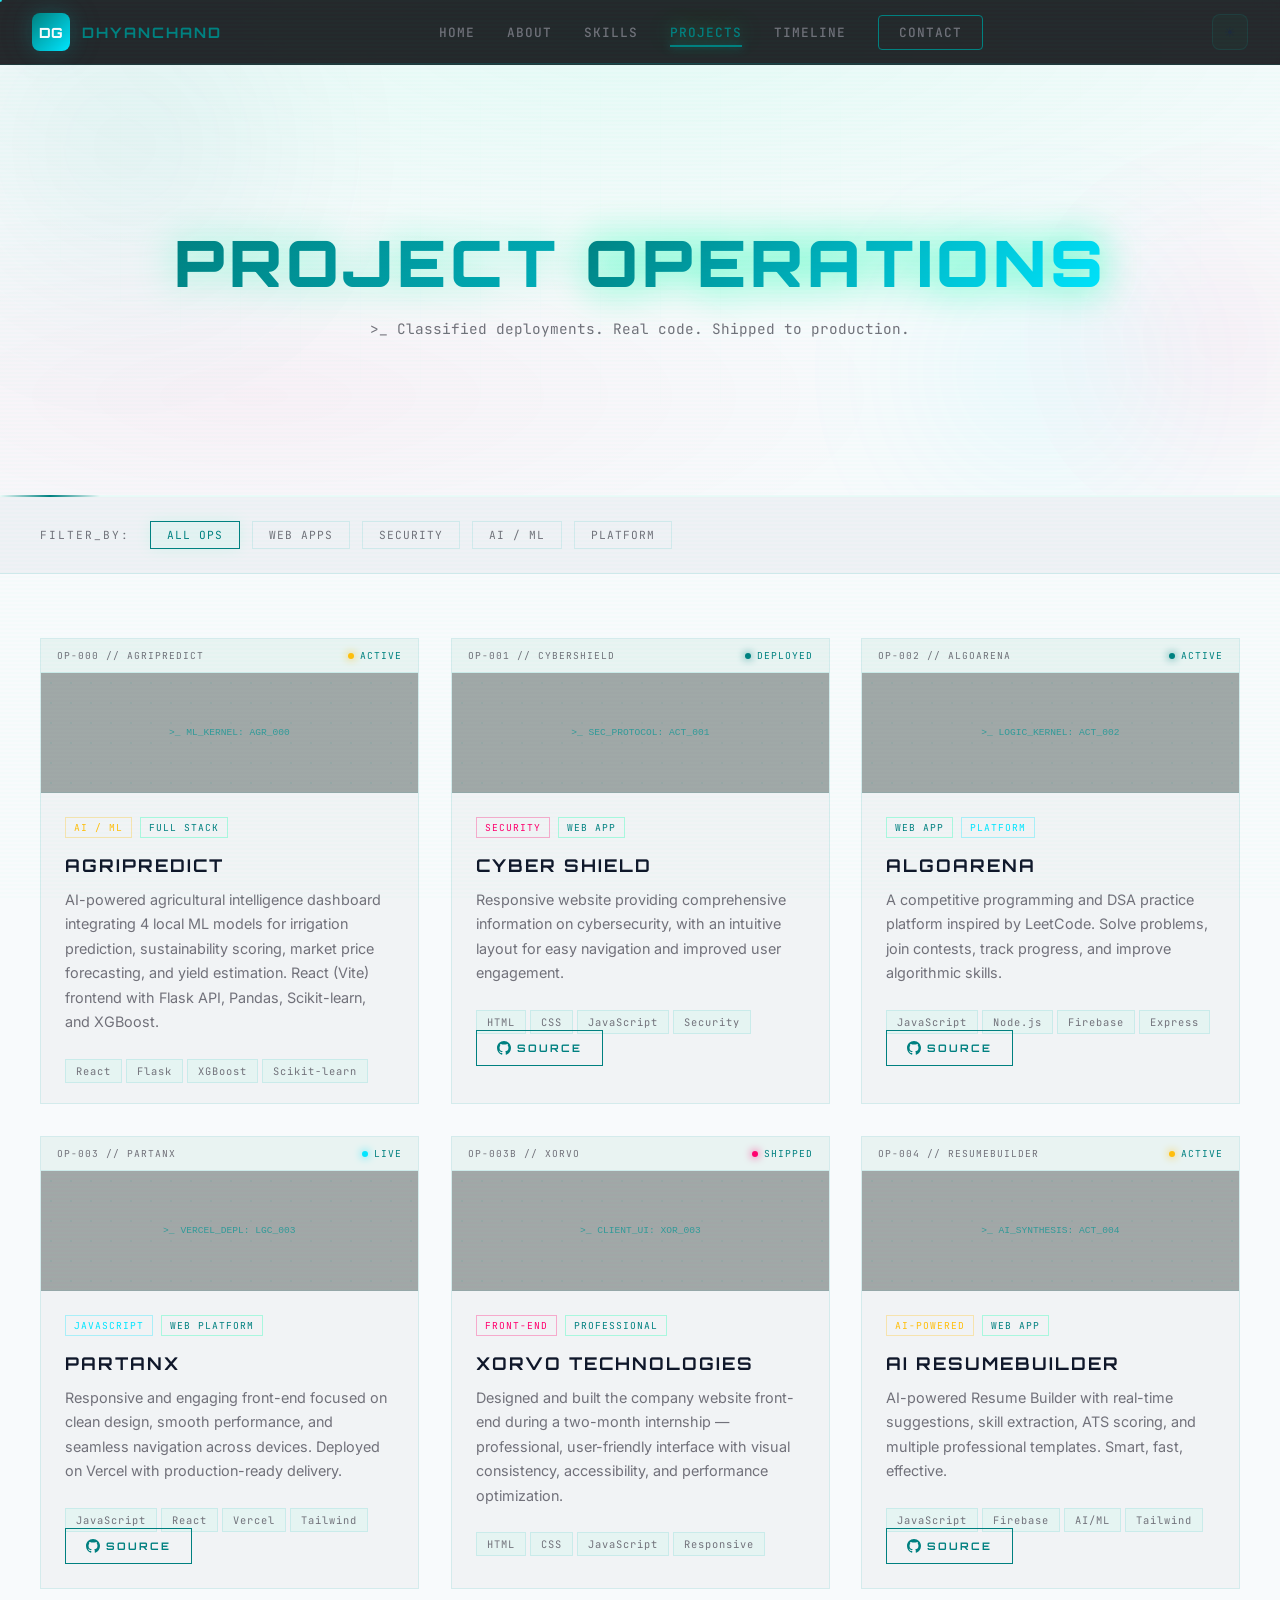
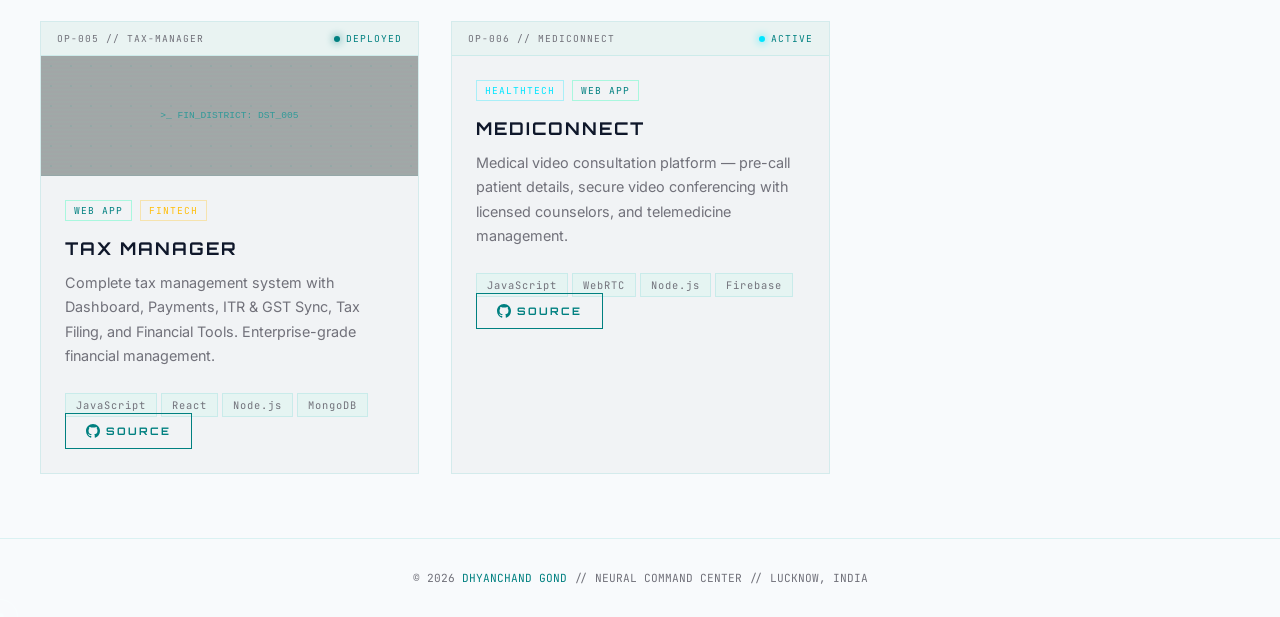
<file: pages/project_galaxy.html>
<!DOCTYPE html>
<html lang="en">

<head>
    <meta charset="UTF-8">
    <meta name="viewport" content="width=device-width, initial-scale=1.0">
    <title>CLASSIFIED // Project Ops — Dhyanchand Gond</title>
    <meta name="description"
        content="Classified project operations by Dhyanchand Gond — CyberShield, AlgoArena, PartanX, ResumeBuilder, and more.">
    <link rel="preconnect" href="https://fonts.googleapis.com">
    <link rel="preconnect" href="https://fonts.gstatic.com" crossorigin>
    <link
        href="https://fonts.googleapis.com/css2?family=Inter:wght@300;400;500;600;700;800;900&amp;family=JetBrains+Mono:wght@400;500;600;700&amp;family=Orbitron:wght@400;500;600;700;800;900&amp;display=swap"
        rel="stylesheet">
    <script>
        if (performance.getEntriesByType('navigation')[0] && performance.getEntriesByType('navigation')[0].type === 'reload') {
            window.location.href = '../index.html';
        }
    </script>
    <style>
        :root {
            --void: #030308;
            --abyss: #07070f;
            --surface: #0c0c18;
            --panel: #10101f;
            --border: rgba(0, 255, 170, 0.08);
            --border-hot: rgba(0, 255, 170, 0.25);
            --neon: #00ffaa;
            --cyan: #00e5ff;
            --magenta: #ff006e;
            --amber: #ffbe0b;
            --text: #c8d6e5;
            --text-dim: #5a6a7a;
            --text-bright: #e8f0f8;
            --glow-neon: 0 0 30px rgba(0, 255, 170, 0.3), 0 0 60px rgba(0, 255, 170, 0.1);
            --font-display: 'Orbitron', sans-serif;
            --font-body: 'Inter', -apple-system, sans-serif;
            --font-mono: 'JetBrains Mono', monospace;
        }

        * {
            margin: 0;
            padding: 0;
            box-sizing: border-box;
        }

        html {
            scroll-behavior: smooth;
        }

        body {
            font-family: var(--font-body);
            background: var(--void);
            color: var(--text);
            overflow-x: hidden;
        }

        body::after {
            content: '';
            position: fixed;
            inset: 0;
            z-index: 9999;
            pointer-events: none;
            background: repeating-linear-gradient(0deg, transparent, transparent 2px, rgba(0, 255, 170, 0.015) 2px, rgba(0, 255, 170, 0.015) 4px);
        }

        /* ═══ CURSOR TRAIL ═══ */
        .cursor-dot{position:fixed;width:8px;height:8px;border-radius:50%;background:var(--neon);pointer-events:none;z-index:99998;transform:translate(-50%,-50%);box-shadow:0 0 16px var(--neon),0 0 32px rgba(0,255,170,0.4);mix-blend-mode:screen;transition:width .2s,height .2s;}
        .cursor-ring{position:fixed;width:36px;height:36px;border-radius:50%;border:1px solid rgba(0,255,170,0.5);pointer-events:none;z-index:99997;transform:translate(-50%,-50%);transition:all .15s ease;mix-blend-mode:screen;}
        .cursor-trail{position:fixed;width:4px;height:4px;border-radius:50%;background:var(--cyan);pointer-events:none;z-index:99996;opacity:0;transform:translate(-50%,-50%);mix-blend-mode:screen;}

        /* ═══ MORPHING ORBS ═══ */
        .orb-field{position:absolute;inset:0;overflow:hidden;pointer-events:none;}
        .orb{position:absolute;border-radius:50%;filter:blur(80px);opacity:0.09;}
        .orb-1{width:450px;height:450px;background:radial-gradient(circle,var(--neon),transparent 70%);top:-80px;left:-100px;animation:orbF1 25s ease-in-out infinite;}
        .orb-2{width:350px;height:350px;background:radial-gradient(circle,var(--cyan),transparent 70%);bottom:-50px;right:5%;animation:orbF2 32s ease-in-out infinite;}
        .orb-3{width:280px;height:280px;background:radial-gradient(circle,var(--magenta),transparent 70%);top:40%;right:-80px;animation:orbF3 20s ease-in-out infinite;}
        @keyframes orbF1{0%,100%{transform:translate(0,0) scale(1)}50%{transform:translate(120px,80px) scale(1.15)}}
        @keyframes orbF2{0%,100%{transform:translate(0,0) scale(1)}50%{transform:translate(-100px,-80px) scale(1.2)}}
        @keyframes orbF3{0%,100%{transform:translate(0,0) scale(1)}50%{transform:translate(-80px,60px) scale(0.9)}}

        /* ═══ GLITCH TITLE ═══ */
        .glitch-wrap{position:relative;display:inline-block;}
        .glitch-wrap::before,.glitch-wrap::after{content:attr(data-text);position:absolute;inset:0;font-family:inherit;font-size:inherit;font-weight:inherit;letter-spacing:inherit;text-transform:inherit;}
        .glitch-wrap::before{color:var(--cyan);clip-path:polygon(0 25%,100% 25%,100% 45%,0 45%);animation:glitchA 3.5s infinite;left:3px;}
        .glitch-wrap::after{color:var(--magenta);clip-path:polygon(0 60%,100% 60%,100% 75%,0 75%);animation:glitchB 3.5s infinite;left:-3px;}
        @keyframes glitchA{0%,88%,100%{transform:translate(0)}90%{transform:translate(-4px,1px)}95%{transform:translate(4px,-1px)}}
        @keyframes glitchB{0%,88%,100%{transform:translate(0)}91%{transform:translate(4px,2px)}96%{transform:translate(-4px,-2px)}}

        /* ═══ 3D TILT CARD ═══ */
        .project-card {
            transform-style: preserve-3d;
            will-change: transform;
            transition: transform 0.15s ease, border-color 0.4s, box-shadow 0.4s;
        }
        /* Card spotlight on hover */
        .project-card .card-spotlight {
            position:absolute;inset:0;pointer-events:none;opacity:0;
            background:radial-gradient(circle at var(--sx,50%) var(--sy,50%), rgba(0,255,170,0.06), transparent 60%);
            transition:opacity 0.3s;
        }
        .project-card:hover .card-spotlight { opacity:1; }

        /* Navbar */
        .navbar {
            position: fixed;
            top: 0;
            left: 0;
            right: 0;
            z-index: 100;
            background: rgba(3, 3, 8, 0.85);
            backdrop-filter: blur(25px) saturate(180%);
            border-bottom: 1px solid var(--border);
        }

        .navbar::after {
            content: '';
            position: absolute;
            bottom: 0;
            left: 0;
            right: 0;
            height: 1px;
            background: linear-gradient(90deg, transparent, var(--neon), transparent);
            opacity: 0.4;
        }

        .navbar-inner {
            max-width: 1400px;
            margin: 0 auto;
            padding: 0 2rem;
            display: flex;
            align-items: center;
            justify-content: space-between;
            height: 64px;
        }

        .nav-logo {
            display: flex;
            align-items: center;
            gap: 12px;
            text-decoration: none;
        }

        .nav-logo-icon {
            width: 38px;
            height: 38px;
            border-radius: 8px;
            background: linear-gradient(135deg, var(--neon), var(--cyan));
            display: flex;
            align-items: center;
            justify-content: center;
            font-weight: 800;
            font-size: 14px;
            color: var(--void);
            font-family: var(--font-display);
            box-shadow: var(--glow-neon);
        }

        .nav-logo-text {
            font-family: var(--font-display);
            font-weight: 700;
            font-size: 0.9rem;
            color: var(--neon);
            letter-spacing: 2px;
            text-transform: uppercase;
        }

        .nav-links {
            display: flex;
            align-items: center;
            gap: 2rem;
        }

        .nav-links a {
            color: var(--text-dim);
            font-size: 0.8rem;
            font-weight: 500;
            text-decoration: none;
            transition: all 0.3s;
            letter-spacing: 1px;
            text-transform: uppercase;
            font-family: var(--font-mono);
            position: relative;
        }

        .nav-links a:hover,
        .nav-links a.active {
            color: var(--neon);
            text-shadow: 0 0 20px rgba(0, 255, 170, 0.5);
        }

        .nav-links a.active:not(.nav-cta)::after {
            content: '';
            position: absolute;
            bottom: -6px;
            left: 0;
            right: 0;
            height: 2px;
            background: var(--neon);
            box-shadow: 0 0 10px var(--neon);
        }

        .nav-cta.active {
            background: rgba(0, 255, 170, 0.15);
            box-shadow: 0 0 20px rgba(0, 255, 170, 0.2);
            border-width: 2px;
        }

        .nav-cta {
            background: transparent;
            color: var(--neon);
            padding: 8px 20px;
            border: 1px solid var(--neon);
            border-radius: 4px;
            font-size: 0.75rem;
            font-weight: 600;
            text-decoration: none;
            font-family: var(--font-display);
            text-transform: uppercase;
            letter-spacing: 2px;
            transition: all 0.3s;
        }

        .nav-cta:hover {
            background: var(--neon);
            color: var(--void);
            box-shadow: var(--glow-neon);
        }

        .mobile-menu-btn {
            display: none;
            background: none;
            border: none;
            cursor: pointer;
            color: var(--neon);
        }

        @media (max-width: 768px) {
            .nav-links {
                display: none;
            }

            .mobile-menu-btn {
                display: block;
            }
        }

        .mobile-overlay {
            position: fixed;
            inset: 0;
            z-index: 200;
            background: rgba(3, 3, 8, 0.97);
            backdrop-filter: blur(30px);
            display: none;
            flex-direction: column;
            align-items: center;
            justify-content: center;
            gap: 2rem;
        }

        .mobile-overlay.open {
            display: flex;
        }

        .mobile-overlay a {
            color: var(--text);
            font-size: 1.2rem;
            font-weight: 600;
            text-decoration: none;
            font-family: var(--font-display);
            letter-spacing: 3px;
            text-transform: uppercase;
            transition: color 0.3s;
        }

        .mobile-overlay a:hover {
            color: var(--neon);
        }

        .mobile-close {
            position: absolute;
            top: 1.25rem;
            right: 1.5rem;
            background: none;
            border: none;
            color: var(--text-dim);
            cursor: pointer;
        }

        .section-inner {
            max-width: 1200px;
            margin: 0 auto;
        }

        .section-header {
            display: flex;
            align-items: center;
            gap: 16px;
            margin-bottom: 1.5rem;
        }

        .section-tag {
            font-family: var(--font-mono);
            font-size: 0.7rem;
            color: var(--neon);
            background: rgba(0, 255, 170, 0.08);
            border: 1px solid rgba(0, 255, 170, 0.2);
            padding: 4px 12px;
            letter-spacing: 2px;
            text-transform: uppercase;
        }

        .section-line {
            flex: 1;
            height: 1px;
            background: linear-gradient(90deg, var(--border-hot), transparent);
        }

        .section-title {
            font-family: var(--font-display);
            font-size: clamp(1.5rem, 3vw, 2rem);
            font-weight: 700;
            color: var(--text-bright);
            letter-spacing: 3px;
            text-transform: uppercase;
        }

        /* Hero */
        .projects-hero {
            min-height: 55vh;
            display: flex;
            align-items: center;
            justify-content: center;
            position: relative;
            overflow: hidden;
            padding: 8rem 2rem 4rem;
            text-align: center;
        }

        .projects-hero::before {
            content: '';
            position: absolute;
            inset: 0;
            background:
                radial-gradient(ellipse 70% 50% at 50% 10%, rgba(0, 255, 170, 0.07), transparent),
                radial-gradient(ellipse 50% 40% at 20% 80%, rgba(255, 0, 110, 0.04), transparent);
        }

        .grid-bg {
            position: absolute;
            inset: 0;
            opacity: 0.04;
            background-image: linear-gradient(rgba(0, 255, 170, 0.3) 1px, transparent 1px), linear-gradient(90deg, rgba(0, 255, 170, 0.3) 1px, transparent 1px);
            background-size: 60px 60px;
            mask-image: radial-gradient(ellipse 70% 60% at 50% 40%, black, transparent);
            animation: gridDrift 30s linear infinite;
        }

        @keyframes gridDrift {
            to {
                transform: translate(60px, 60px);
            }
        }

        .projects-hero h1 {
            font-family: var(--font-display);
            font-size: clamp(2rem, 5vw, 4rem);
            font-weight: 900;
            text-transform: uppercase;
            letter-spacing: 4px;
            margin-bottom: 1rem;
            position: relative;
            z-index: 2;
        }

        .projects-hero h1 span {
            background: linear-gradient(135deg, var(--neon), var(--cyan));
            -webkit-background-clip: text;
            -webkit-text-fill-color: transparent;
            background-clip: text;
            filter: drop-shadow(0 0 20px rgba(0, 255, 170, 0.4));
        }

        .projects-hero p {
            font-family: var(--font-mono);
            font-size: 0.9rem;
            color: var(--text-dim);
            max-width: 600px;
            margin: 0 auto;
            position: relative;
            z-index: 2;
        }

        /* Filter bar */
        .filter-bar {
            padding: 1.5rem 2rem;
            background: var(--abyss);
            border-bottom: 1px solid var(--border);
            position: sticky;
            top: 64px;
            z-index: 50;
        }

        .filter-inner {
            max-width: 1200px;
            margin: 0 auto;
            display: flex;
            align-items: center;
            gap: 12px;
            flex-wrap: wrap;
        }

        .filter-label {
            font-family: var(--font-mono);
            font-size: 0.7rem;
            color: var(--text-dim);
            letter-spacing: 2px;
            text-transform: uppercase;
            margin-right: 8px;
        }

        .filter-btn {
            padding: 6px 16px;
            border: 1px solid var(--border);
            background: transparent;
            color: var(--text-dim);
            font-family: var(--font-mono);
            font-size: 0.7rem;
            letter-spacing: 1px;
            text-transform: uppercase;
            cursor: pointer;
            transition: all 0.3s;
        }

        .filter-btn:hover,
        .filter-btn.active {
            border-color: var(--neon);
            color: var(--neon);
            background: rgba(0, 255, 170, 0.05);
            box-shadow: 0 0 15px rgba(0, 255, 170, 0.1);
        }

        /* Projects Grid */
        .projects-section {
            padding: 4rem 2rem;
        }

        .projects-grid {
            display: grid;
            grid-template-columns: repeat(3, 1fr);
            gap: 2rem;
        }

        @media (max-width: 1200px) {
            .projects-grid {
                grid-template-columns: repeat(2, 1fr);
            }
        }

        @media (max-width: 768px) {
            .projects-grid {
                grid-template-columns: 1fr;
            }

            .filter-bar {
                overflow-x: auto;
                justify-content: flex-start;
                padding-bottom: 0.5rem;
            }

            .filter-btn {
                flex-shrink: 0;
            }
        }

        @media (max-width: 480px) {
            .project-card {
                padding: 1.5rem;
            }
        }

        .project-card {
            background: var(--panel);
            border: 1px solid var(--border);
            position: relative;
            overflow: hidden;
            transition: all 0.4s cubic-bezier(0.4, 0, 0.2, 1);
        }

        .project-card:hover {
            border-color: var(--border-hot);
            transform: translateY(-8px);
            box-shadow: 0 30px 80px rgba(0, 255, 170, 0.08);
        }

        /* Card top status bar */
        .card-status-bar {
            display: flex;
            align-items: center;
            justify-content: space-between;
            padding: 10px 16px;
            background: rgba(0, 255, 170, 0.03);
            border-bottom: 1px solid var(--border);
            font-family: var(--font-mono);
            font-size: 0.6rem;
            color: var(--text-dim);
            letter-spacing: 1px;
            text-transform: uppercase;
        }

        .status-live {
            display: flex;
            align-items: center;
            gap: 6px;
            color: var(--neon);
        }

        .status-dot {
            width: 6px;
            height: 6px;
            border-radius: 50%;
            background: var(--neon);
            box-shadow: 0 0 8px var(--neon);
            animation: statusPulse 2s infinite;
        }

        @keyframes statusPulse {

            0%,
            100% {
                opacity: 1;
            }

            50% {
                opacity: 0.4;
            }
        }

        .card-body {
            padding: 1.5rem;
        }

        .card-tag-row {
            display: flex;
            align-items: center;
            gap: 8px;
            margin-bottom: 1rem;
        }

        .op-tag {
            font-family: var(--font-mono);
            font-size: 0.6rem;
            padding: 3px 8px;
            border: 1px solid;
            letter-spacing: 1px;
            text-transform: uppercase;
        }

        .op-tag.neon {
            color: var(--neon);
            border-color: rgba(0, 255, 170, 0.3);
        }

        .op-tag.cyan {
            color: var(--cyan);
            border-color: rgba(0, 229, 255, 0.3);
        }

        .op-tag.magenta {
            color: var(--magenta);
            border-color: rgba(255, 0, 110, 0.3);
        }

        .op-tag.amber {
            color: var(--amber);
            border-color: rgba(255, 190, 11, 0.3);
        }

        .card-title {
            font-family: var(--font-display);
            font-size: 1.1rem;
            font-weight: 700;
            color: var(--text-bright);
            letter-spacing: 2px;
            text-transform: uppercase;
            margin-bottom: 0.75rem;
        }

        .card-desc {
            font-size: 0.9rem;
            color: var(--text-dim);
            line-height: 1.7;
            margin-bottom: 1.5rem;
        }

        /* ═══ PROJECT CONSOLE ═══ */
        .project-console {
            height: 120px;
            background: rgba(0,0,0,0.4);
            border-bottom: 1px solid var(--border);
            position: relative;
            overflow: hidden;
            display: flex;
            align-items: center;
            justify-content: center;
            font-family: var(--font-mono);
            font-size: 0.6rem;
            color: var(--neon);
            opacity: 0.8;
        }
        .console-lines {
            position: absolute;
            inset: 0;
            background: linear-gradient(0deg, transparent 0%, rgba(0,255,170,0.05) 50%, transparent 100%);
            background-size: 100% 4px;
            animation: scanScroll 10s linear infinite;
        }
        @keyframes scanScroll {
            from { background-position: 0 0; }
            to { background-position: 0 100%; }
        }
        
        .pulse-grid {
            position: absolute;
            inset: 0;
            background-image: 
                radial-gradient(var(--neon) 1px, transparent 1px);
            background-size: 20px 20px;
            opacity: 0.1;
            animation: gridPulse 4s ease-in-out infinite;
        }
        @keyframes gridPulse {
            0%, 100% { opacity: 0.05; transform: scale(1); }
            50% { opacity: 0.15; transform: scale(1.05); }
        }
        .tech-chip {
            font-family: var(--font-mono);
            font-size: 0.65rem;
            padding: 4px 10px;
            background: rgba(0, 255, 170, 0.05);
            border: 1px solid var(--border);
            color: var(--text-dim);
            letter-spacing: 1px;
        }

        /* Card actions */
        .card-actions {
            display: flex;
            gap: 12px;
        }

        .card-btn {
            display: inline-flex;
            align-items: center;
            gap: 6px;
            padding: 10px 20px;
            font-family: var(--font-display);
            font-size: 0.65rem;
            font-weight: 700;
            letter-spacing: 2px;
            text-transform: uppercase;
            text-decoration: none;
            transition: all 0.3s;
            border: none;
            cursor: pointer;
        }

        .card-btn.primary {
            background: var(--neon);
            color: var(--void);
        }

        .card-btn.primary:hover {
            box-shadow: var(--glow-neon);
        }

        .card-btn.ghost {
            background: transparent;
            color: var(--neon);
            border: 1px solid var(--neon);
        }

        .card-btn.ghost:hover {
            background: rgba(0, 255, 170, 0.1);
        }

        /* Highlight stripe */
        .project-card::after {
            content: '';
            position: absolute;
            top: 0;
            left: 0;
            width: 3px;
            height: 100%;
            transition: opacity 0.3s;
            opacity: 0;
        }

        .project-card:hover::after {
            opacity: 1;
        }

        .project-card[data-accent="neon"]::after {
            background: var(--neon);
            box-shadow: 0 0 15px var(--neon);
        }

        .project-card[data-accent="cyan"]::after {
            background: var(--cyan);
            box-shadow: 0 0 15px var(--cyan);
        }

        .project-card[data-accent="magenta"]::after {
            background: var(--magenta);
            box-shadow: 0 0 15px var(--magenta);
        }

        .project-card[data-accent="amber"]::after {
            background: var(--amber);
            box-shadow: 0 0 15px var(--amber);
        }

        /* Neural pulse */
        .neural-pulse {
            height: 2px;
            width: 100%;
            background: rgba(0, 255, 170, 0.05);
            overflow: hidden;
            position: relative;
        }

        .neural-pulse::after {
            content: '';
            position: absolute;
            top: 0;
            width: 100px;
            height: 100%;
            background: linear-gradient(90deg, transparent, var(--neon), transparent);
            animation: pulseSweep 3s linear infinite;
        }

        @keyframes pulseSweep {
            0% {
                left: -100px;
            }

            100% {
                left: 100%;
            }
        }

        .footer {
            padding: 2rem;
            text-align: center;
            border-top: 1px solid var(--border);
            font-family: var(--font-mono);
            font-size: 0.7rem;
            color: var(--text-dim);
        }

        .footer a {
            color: var(--neon);
            text-decoration: none;
        }

        .fade-in {
            opacity: 0;
            transform: translateY(30px);
            animation: fadeIn 0.8s ease forwards;
        }

        .fade-in-d1 {
            animation-delay: 0.15s;
        }

        .fade-in-d2 {
            animation-delay: 0.3s;
        }

        .fade-in-d3 {
            animation-delay: 0.45s;
        }

        @keyframes fadeIn {
            to {
                opacity: 1;
                transform: translateY(0);
            }
        }

        @media (max-width: 1024px) {
            .section-inner,
            .filter-inner {
                max-width: 100%;
                padding: 0 1.25rem;
            }

            .projects-section {
                padding: 3rem 1.25rem;
            }
        }

        @media (max-width: 768px) {
            .navbar-inner {
                padding: 0 1rem;
                height: 58px;
            }

            .projects-hero {
                min-height: 48vh;
                padding: 6.5rem 1rem 2.5rem;
            }

            .projects-hero h1 {
                letter-spacing: 2px;
            }

            .projects-hero p {
                font-size: 0.8rem;
            }

            .filter-bar {
                top: 58px;
                padding: 0.85rem 0;
            }

            .filter-label {
                margin-right: 0;
                width: 100%;
            }

            .filter-btn {
                font-size: 0.62rem;
                padding: 6px 10px;
            }

            .card-body {
                padding: 1rem;
            }

            .card-title {
                font-size: 1.1rem;
            }

            .card-desc {
                font-size: 0.8rem;
            }
        }

        @media (max-width: 480px) {
            .projects-hero h1 {
                font-size: 1.7rem;
                letter-spacing: 1px;
            }

            .tech-chip {
                font-size: 0.6rem;
            }

            .mobile-overlay a {
                font-size: 1rem;
                letter-spacing: 2px;
            }
        }
    
        /* THEME SYSTEM — LIGHT MODE */
        [data-theme="light"] {
            --void: #f8fafc; --abyss: #eff1f5; --surface: #ffffff; --panel: #f1f3f5;
            --border: rgba(0, 170, 170, 0.12); --border-hot: rgba(0, 170, 170, 0.3);
            --neon: #008080; --neon-dim: rgba(0, 170, 170, 0.5);
            --text: #1e293b; --text-dim: #71717a; --text-bright: #0f172a;
            --glow-neon: 0 0 20px rgba(0, 170, 170, 0.2), 0 0 40px rgba(0, 170, 170, 0.1);
            --glow-cyan: 0 0 20px rgba(0, 132, 204, 0.25), 0 0 40px rgba(0, 132, 204, 0.1);
        }
        [data-theme] { transition: background-color 0.4s ease, color 0.4s ease; }
        .page-entrance { opacity: 0; transform: translateY(15px); filter: blur(2px);
            transition: opacity .5s ease .1s, transform .5s ease .1s, filter .5s ease .1s; }
        .page-entrance.loaded { opacity: 1; transform: translateY(0); filter: blur(0); }
        .reveal-section { opacity: 0; transform: translateY(25px);
            transition: opacity .6s ease, transform .6s ease; }
        .reveal-section.visible { opacity: 1; transform: translateY(0); }
        .stagger-children > * { opacity: 0; transform: translateY(20px);
            transition: opacity .5s ease, transform .5s ease; }
        .stagger-children.revealed > * { opacity: 1; transform: translateY(0); }
        .timeline-node { opacity: 0; transform: scale(0.8);
            transition: opacity .5s ease, transform .5s ease; }
        .timeline-node.visible { opacity: 1; transform: scale(1); }
        .theme-toggle { display: inline-flex; align-items: center; justify-content: center;
            width: 36px; height: 36px; border-radius: 8px; border: 1px solid var(--border);
            background: rgba(0,255,170,0.03); color: var(--text); cursor: pointer;
            transition: all .3s cubic-bezier(.4,0,.2,1); flex-shrink: 0; margin-left: 12px; }
        .theme-toggle:hover { transform: scale(1.05); box-shadow: var(--glow-neon); border-color: var(--border-hot); }
        .theme-toggle:focus-visible { outline: 2px solid var(--neon); outline-offset: 2px; }
        .btnmicro { transition: transform .15s ease, box-shadow .25s ease; }
        .btnmicro:hover { transform: translateY(-1px); }
        .btnmicro:active { transform: translateY(0); }
        @media (hover: hover) { .project-card:hover { transform: translateY(-4px); box-shadow: var(--glow-neon); } }
        @media (hover: none), (pointer: coarse) { .project-card:hover { transform: none; } }
        .form-field input:focus, .form-field textarea:focus { border-color: var(--neon); box-shadow: var(--glow-neon); }
        .form-submit:hover { box-shadow: var(--glow-neon); transform: translateY(-2px); }
        .form-submit:disabled { opacity: 0.7; cursor: wait; }
        @media (prefers-reduced-motion: reduce) {
            * { animation-duration: 0.01ms !important; animation-iteration-count: 1 !important; transition-duration: 0.01ms !important; }
            .reveal-section, .stagger-children > *, .timeline-node, .page-entrance { opacity: 1 !important; transform: none !important; }
            .project-card:hover { transform: none !important; }
        }
</style>

    <link rel="canonical" href="https://diwakar8004.github.io/Portfolio/project_galaxy.html">
    <meta property="og:title" content="Project Operations — Dhyanchand Gond">
    <meta property="og:description" content="Portfolio of AI-powered projects — AgriPredict, CyberShield, PartanX, AlgoArena.">
    <meta property="og:type" content="website">
    <meta property="og:url" content="https://diwakar8004.github.io/Portfolio/project_galaxy.html">
    <meta property="og:image" content="https://diwakar8004.github.io/Portfolio/public/og-image.jpg">
    <meta property="og:image:width" content="1200">
    <meta property="og:image:height" content="630">
    <meta property="og:locale" content="en_US">
    <meta name="twitter:card" content="summary_large_image">
    <meta name="twitter:title" content="Project Operations — Dhyanchand Gond">
    <meta name="twitter:description" content="Portfolio of AI-powered projects — AgriPredict, CyberShield, PartanX, AlgoArena.">
    <meta name="twitter:image" content="https://diwakar8004.github.io/Portfolio/public/og-image.jpg">
    <link rel="icon" href="/public/favicon.ico">
    <link rel="manifest" href="/public/manifest.json"></head>

<body>
    <!-- Navbar -->
    <nav class="navbar">
        <div class="navbar-inner">
            <a href="hero_laboratory.html" class="nav-logo">
                <div class="nav-logo-icon">DG</div><span class="nav-logo-text">Dhyanchand</span>
            </a>
            <div class="nav-links">
                <a href="hero_laboratory.html">Home</a>
                <a href="about_dimension.html">About</a>
                <a href="skills_universe.html">Skills</a>
                <a href="project_galaxy.html" class="active">Projects</a>
                <a href="achievement_timeline.html">Timeline</a>
                <a href="contact_portal.html" class="nav-cta btnmicro">Contact</a>
            </div>
            <button type="button" id="themeToggle" class="theme-toggle" aria-label="Toggle theme" title="Toggle theme"><span class="theme-icon">☾</span></button>
            <button type="button" class="mobile-menu-btn" onclick="document.getElementById('mobileMenu').classList.add('open')"
                aria-label="Open menu">
                <svg width="24" height="24" fill="none" stroke="currentColor" stroke-width="2">
                    <path d="M4 6h16M4 12h16M4 18h16">
                </svg>
            </button>
        </div>
    </nav>
    <div id="mobileMenu" class="mobile-overlay">
        <button type="button" class="mobile-close" onclick="document.getElementById('mobileMenu').classList.remove('open')" aria-label="Close menu"><span class="sr-only">Close menu</span>
            <svg width="28" height="28" fill="none" stroke="currentColor" stroke-width="2">
                <path d="M6 6l16 16M22 6L6 22">
            </svg>
        </button>
        <a href="hero_laboratory.html">Home</a><a href="about_dimension.html">About</a>
        <a href="skills_universe.html">Skills</a><a href="project_galaxy.html">Projects</a>
        <a href="achievement_timeline.html">Timeline</a><a href="contact_portal.html">Contact</a>
    </div>

    <!-- Hero -->
    <section class="projects-hero page-entrance">
        <div class="orb-field"><div class="orb orb-1"></div><div class="orb orb-2"></div><div class="orb orb-3"></div></div>
        <div class="grid-bg"></div>
        <div style="position:relative;z-index:2;" class="fade-in">
            <h1><span class="glitch-wrap" data-text="Project Operations">Project <span>Operations</span></span></h1>
            <p>&gt;_ Classified deployments. Real code. Shipped to production.</p>
        </div>
    </section>

    <div class="neural-pulse"></div>

    <!-- Filter Bar -->
    <div class="filter-bar">
        <div class="filter-inner">
            <span class="filter-label">Filter_by:</span>
            <button type="button" class="filter-btn active" data-filter="all">All Ops</button>
            <button type="button" class="filter-btn" data-filter="webapp">Web Apps</button>
            <button type="button" class="filter-btn" data-filter="security">Security</button>
            <button type="button" class="filter-btn" data-filter="ai">AI / ML</button>
            <button type="button" class="filter-btn" data-filter="platform">Platform</button>
        </div>
    </div>

    <!-- Projects -->
    <section class="projects-section reveal-section">
        <div class="section-inner">
            <div class="projects-grid stagger-children" id="projectsGrid">

                <!-- AgriPredict -->
                <div class="project-card fade-in" data-accent="amber" data-category="ai webapp">
                    <div class="card-status-bar">
                        <span>OP-000 // AGRIPREDICT</span>
                        <span class="status-live"><span class="status-dot"
                                style="background:var(--amber);box-shadow:0 0 8px var(--amber);"></span>ACTIVE</span>
                    </div>
                    <div class="project-console">
                        <div class="console-lines"></div>
                        <div class="pulse-grid"></div>
                        <code>&gt;_ ML_KERNEL: AGR_000</code>
                    </div>
                    <div class="card-body">
                        <div class="card-tag-row">
                            <span class="op-tag amber">AI / ML</span>
                            <span class="op-tag neon">Full Stack</span>
                        </div>
                        <h3 class="card-title">AgriPredict</h3>
                        <p class="card-desc">AI-powered agricultural intelligence dashboard integrating 4 local ML models
                            for irrigation prediction, sustainability scoring, market price forecasting, and yield
                            estimation. React (Vite) frontend with Flask API, Pandas, Scikit-learn, and XGBoost.</p>
                        <div class="card-tech">
                            <span class="tech-chip">React</span>
                            <span class="tech-chip">Flask</span>
                            <span class="tech-chip">XGBoost</span>
                            <span class="tech-chip">Scikit-learn</span>
                        </div>
                    </div>
                </div>

                <!-- CyberShield -->
                <div class="project-card fade-in" data-accent="magenta" data-category="security webapp">
                    <div class="card-status-bar">
                        <span>OP-001 // CYBERSHIELD</span>
                        <span class="status-live"><span class="status-dot"></span>DEPLOYED</span>
                    </div>
                    <div class="project-console">
                        <div class="console-lines"></div>
                        <div class="pulse-grid"></div>
                        <code>&gt;_ SEC_PROTOCOL: ACT_001</code>
                    </div>
                    <div class="card-body">
                        <div class="card-tag-row">
                            <span class="op-tag magenta">Security</span>
                            <span class="op-tag neon">Web App</span>
                        </div>
                        <h3 class="card-title">Cyber Shield</h3>
                        <p class="card-desc">Responsive website providing comprehensive information on cybersecurity, with
                            an intuitive layout for easy navigation and improved user engagement.</p>
                        <div class="card-tech">
                            <span class="tech-chip">HTML</span>
                            <span class="tech-chip">CSS</span>
                            <span class="tech-chip">JavaScript</span>
                            <span class="tech-chip">Security</span>
                        </div>
                        <div class="card-actions">
                            <a href="https://github.com/diwakar8004/cybershield" target="_blank" class="card-btn ghost" rel="noopener noreferrer">
                                <svg width="14" height="14" fill="currentColor" viewBox="0 0 24 24"
                                    style="display:inline;">
                                    <path
                                        d="M12 0c-6.626 0-12 5.373-12 12 0 5.302 3.438 9.8 8.207 11.387.599.111.793-.261.793-.577v-2.234c-3.338.726-4.033-1.416-4.033-1.416-.546-1.387-1.333-1.756-1.333-1.756-1.089-.745.083-.729.083-.729 1.205.084 1.839 1.237 1.839 1.237 1.07 1.834 2.807 1.304 3.492.997.107-.775.418-1.305.762-1.604-2.665-.305-5.467-1.334-5.467-5.931 0-1.311.469-2.381 1.236-3.221-.124-.303-.535-1.524.117-3.176 0 0 1.008-.322 3.301 1.23.957-.266 1.983-.399 3.003-.404 1.02.005 2.047.138 3.006.404 2.291-1.552 3.297-1.23 3.297-1.23.653 1.653.242 2.874.118 3.176.77.84 1.235 1.911 1.235 3.221 0 4.609-2.807 5.624-5.479 5.921.43.372.823 1.102.823 2.222v3.293c0 .319.192.694.801.576 4.765-1.589 8.199-6.086 8.199-11.386 0-6.627-5.373-12-12-12z">
                                </svg>
                                Source
                            </a>
                        </div>
                    </div>
                </div>

                <!-- AlgoArena -->
                <div class="project-card fade-in fade-in-d1" data-accent="neon" data-category="webapp platform">
                    <div class="card-status-bar">
                        <span>OP-002 // ALGOARENA</span>
                        <span class="status-live"><span class="status-dot"></span>ACTIVE</span>
                    </div>
                    <div class="project-console">
                        <div class="console-lines"></div>
                        <div class="pulse-grid"></div>
                        <code>&gt;_ LOGIC_KERNEL: ACT_002</code>
                    </div>
                    <div class="card-body">
                        <div class="card-tag-row">
                            <span class="op-tag neon">Web App</span>
                            <span class="op-tag cyan">Platform</span>
                        </div>
                        <h3 class="card-title">AlgoArena</h3>
                        <p class="card-desc">A competitive programming and DSA practice platform inspired by LeetCode.
                            Solve problems, join contests, track progress, and improve algorithmic skills.</p>
                        <div class="card-tech">
                            <span class="tech-chip">JavaScript</span>
                            <span class="tech-chip">Node.js</span>
                            <span class="tech-chip">Firebase</span>
                            <span class="tech-chip">Express</span>
                        </div>
                        <div class="card-actions">
                            <a href="https://github.com/diwakar8004/AlgoArena" target="_blank" class="card-btn ghost" rel="noopener noreferrer">
                                <svg width="14" height="14" fill="currentColor" viewBox="0 0 24 24"
                                    style="display:inline;">
                                    <path
                                        d="M12 0c-6.626 0-12 5.373-12 12 0 5.302 3.438 9.8 8.207 11.387.599.111.793-.261.793-.577v-2.234c-3.338.726-4.033-1.416-4.033-1.416-.546-1.387-1.333-1.756-1.333-1.756-1.089-.745.083-.729.083-.729 1.205.084 1.839 1.237 1.839 1.237 1.07 1.834 2.807 1.304 3.492.997.107-.775.418-1.305.762-1.604-2.665-.305-5.467-1.334-5.467-5.931 0-1.311.469-2.381 1.236-3.221-.124-.303-.535-1.524.117-3.176 0 0 1.008-.322 3.301 1.23.957-.266 1.983-.399 3.003-.404 1.02.005 2.047.138 3.006.404 2.291-1.552 3.297-1.23 3.297-1.23.653 1.653.242 2.874.118 3.176.77.84 1.235 1.911 1.235 3.221 0 4.609-2.807 5.624-5.479 5.921.43.372.823 1.102.823 2.222v3.293c0 .319.192.694.801.576 4.765-1.589 8.199-6.086 8.199-11.386 0-6.627-5.373-12-12-12z">
                                </svg>
                                Source
                            </a>
                        </div>
                    </div>
                </div>

                <!-- PartanX -->
                <div class="project-card fade-in fade-in-d2" data-accent="cyan" data-category="webapp platform">
                    <div class="card-status-bar">
                        <span>OP-003 // PARTANX</span>
                        <span class="status-live"><span class="status-dot"
                                style="background:var(--cyan);box-shadow:0 0 8px var(--cyan);"></span>LIVE</span>
                    </div>
                    <div class="project-console">
                        <div class="console-lines"></div>
                        <div class="pulse-grid"></div>
                        <code>&gt;_ VERCEL_DEPL: LGC_003</code>
                    </div>
                    <div class="card-body">
                        <div class="card-tag-row">
                            <span class="op-tag cyan">JavaScript</span>
                            <span class="op-tag neon">Web Platform</span>
                        </div>
                        <h3 class="card-title">PartanX</h3>
                        <p class="card-desc">Responsive and engaging front-end focused on clean design, smooth
                            performance, and seamless navigation across devices. Deployed on Vercel with production-ready
                            delivery.</p>
                        <div class="card-tech">
                            <span class="tech-chip">JavaScript</span>
                            <span class="tech-chip">React</span>
                            <span class="tech-chip">Vercel</span>
                            <span class="tech-chip">Tailwind</span>
                        </div>
                        <div class="card-actions">
                            <a href="https://github.com/diwakar8004/PartanX" target="_blank" class="card-btn ghost" rel="noopener noreferrer">
                                <svg width="14" height="14" fill="currentColor" viewBox="0 0 24 24"
                                    style="display:inline;">
                                    <path
                                        d="M12 0c-6.626 0-12 5.373-12 12 0 5.302 3.438 9.8 8.207 11.387.599.111.793-.261.793-.577v-2.234c-3.338.726-4.033-1.416-4.033-1.416-.546-1.387-1.333-1.756-1.333-1.756-1.089-.745.083-.729.083-.729 1.205.084 1.839 1.237 1.839 1.237 1.07 1.834 2.807 1.304 3.492.997.107-.775.418-1.305.762-1.604-2.665-.305-5.467-1.334-5.467-5.931 0-1.311.469-2.381 1.236-3.221-.124-.303-.535-1.524.117-3.176 0 0 1.008-.322 3.301 1.23.957-.266 1.983-.399 3.003-.404 1.02.005 2.047.138 3.006.404 2.291-1.552 3.297-1.23 3.297-1.23.653 1.653.242 2.874.118 3.176.77.84 1.235 1.911 1.235 3.221 0 4.609-2.807 5.624-5.479 5.921.43.372.823 1.102.823 2.222v3.293c0 .319.192.694.801.576 4.765-1.589 8.199-6.086 8.199-11.386 0-6.627-5.373-12-12-12z">
                                </svg>
                                Source
                            </a>
                        </div>
                    </div>
                </div>

                <!-- Xorvo Technologies -->
                <div class="project-card fade-in fade-in-d3" data-accent="magenta" data-category="webapp">
                    <div class="card-status-bar">
                        <span>OP-003B // XORVO</span>
                        <span class="status-live"><span class="status-dot"
                                style="background:var(--magenta);box-shadow:0 0 8px var(--magenta);"></span>SHIPPED</span>
                    </div>
                    <div class="project-console">
                        <div class="console-lines"></div>
                        <div class="pulse-grid"></div>
                        <code>&gt;_ CLIENT_UI: XOR_003</code>
                    </div>
                    <div class="card-body">
                        <div class="card-tag-row">
                            <span class="op-tag magenta">Front-End</span>
                            <span class="op-tag neon">Professional</span>
                        </div>
                        <h3 class="card-title">Xorvo Technologies</h3>
                        <p class="card-desc">Designed and built the company website front-end during a two-month
                            internship — professional, user-friendly interface with visual consistency, accessibility,
                            and performance optimization.</p>
                        <div class="card-tech">
                            <span class="tech-chip">HTML</span>
                            <span class="tech-chip">CSS</span>
                            <span class="tech-chip">JavaScript</span>
                            <span class="tech-chip">Responsive</span>
                        </div>
                    </div>
                </div>

                <!-- ResumeBuilder -->
                <div class="project-card fade-in" data-accent="amber" data-category="ai webapp">
                    <div class="card-status-bar">
                        <span>OP-004 // RESUMEBUILDER</span>
                        <span class="status-live"><span class="status-dot"
                                style="background:var(--amber);box-shadow:0 0 8px var(--amber);"></span>ACTIVE</span>
                    </div>
                    <div class="project-console">
                        <div class="console-lines"></div>
                        <div class="pulse-grid"></div>
                        <code>&gt;_ AI_SYNTHESIS: ACT_004</code>
                    </div>
                    <div class="card-body">
                        <div class="card-tag-row">
                            <span class="op-tag amber">AI-Powered</span>
                            <span class="op-tag neon">Web App</span>
                        </div>
                        <h3 class="card-title">AI ResumeBuilder</h3>
                        <p class="card-desc">AI-powered Resume Builder with real-time suggestions, skill extraction, ATS
                            scoring, and multiple professional templates. Smart, fast, effective.</p>
                        <div class="card-tech">
                            <span class="tech-chip">JavaScript</span>
                            <span class="tech-chip">Firebase</span>
                            <span class="tech-chip">AI/ML</span>
                            <span class="tech-chip">Tailwind</span>
                        </div>
                        <div class="card-actions">
                            <a href="https://github.com/diwakar8004/ResumeBuilder" target="_blank"
                                class="card-btn ghost" rel="noopener noreferrer">
                                <svg width="14" height="14" fill="currentColor" viewBox="0 0 24 24"
                                    style="display:inline;">
                                    <path
                                        d="M12 0c-6.626 0-12 5.373-12 12 0 5.302 3.438 9.8 8.207 11.387.599.111.793-.261.793-.577v-2.234c-3.338.726-4.033-1.416-4.033-1.416-.546-1.387-1.333-1.756-1.333-1.756-1.089-.745.083-.729.083-.729 1.205.084 1.839 1.237 1.839 1.237 1.07 1.834 2.807 1.304 3.492.997.107-.775.418-1.305.762-1.604-2.665-.305-5.467-1.334-5.467-5.931 0-1.311.469-2.381 1.236-3.221-.124-.303-.535-1.524.117-3.176 0 0 1.008-.322 3.301 1.23.957-.266 1.983-.399 3.003-.404 1.02.005 2.047.138 3.006.404 2.291-1.552 3.297-1.23 3.297-1.23.653 1.653.242 2.874.118 3.176.77.84 1.235 1.911 1.235 3.221 0 4.609-2.807 5.624-5.479 5.921.43.372.823 1.102.823 2.222v3.293c0 .319.192.694.801.576 4.765-1.589 8.199-6.086 8.199-11.386 0-6.627-5.373-12-12-12z">
                                </svg>
                                Source
                            </a>
                        </div>
                    </div>
                </div>

                <!-- Tax Manager -->
                <div class="project-card fade-in fade-in-d1" data-accent="neon" data-category="webapp platform">
                    <div class="card-status-bar">
                        <span>OP-005 // TAX-MANAGER</span>
                        <span class="status-live"><span class="status-dot"></span>DEPLOYED</span>
                    </div>
                    <div class="project-console">
                        <div class="console-lines"></div>
                        <div class="pulse-grid"></div>
                        <code>&gt;_ FIN_DISTRICT: DST_005</code>
                    </div>
                    <div class="card-body">
                        <div class="card-tag-row">
                            <span class="op-tag neon">Web App</span>
                            <span class="op-tag amber">FinTech</span>
                        </div>
                        <h3 class="card-title">Tax Manager</h3>
                        <p class="card-desc">Complete tax management system with Dashboard, Payments, ITR &amp; GST Sync,
                            Tax Filing, and Financial Tools. Enterprise-grade financial management.</p>
                        <div class="card-tech">
                            <span class="tech-chip">JavaScript</span>
                            <span class="tech-chip">React</span>
                            <span class="tech-chip">Node.js</span>
                            <span class="tech-chip">MongoDB</span>
                        </div>
                        <div class="card-actions">
                            <a href="https://github.com/diwakar8004/Tax-management-system" target="_blank"
                                class="card-btn ghost" rel="noopener noreferrer">
                                <svg width="14" height="14" fill="currentColor" viewBox="0 0 24 24"
                                    style="display:inline;">
                                    <path
                                        d="M12 0c-6.626 0-12 5.373-12 12 0 5.302 3.438 9.8 8.207 11.387.599.111.793-.261.793-.577v-2.234c-3.338.726-4.033-1.416-4.033-1.416-.546-1.387-1.333-1.756-1.333-1.756-1.089-.745.083-.729.083-.729 1.205.084 1.839 1.237 1.839 1.237 1.07 1.834 2.807 1.304 3.492.997.107-.775.418-1.305.762-1.604-2.665-.305-5.467-1.334-5.467-5.931 0-1.311.469-2.381 1.236-3.221-.124-.303-.535-1.524.117-3.176 0 0 1.008-.322 3.301 1.23.957-.266 1.983-.399 3.003-.404 1.02.005 2.047.138 3.006.404 2.291-1.552 3.297-1.23 3.297-1.23.653 1.653.242 2.874.118 3.176.77.84 1.235 1.911 1.235 3.221 0 4.609-2.807 5.624-5.479 5.921.43.372.823 1.102.823 2.222v3.293c0 .319.192.694.801.576 4.765-1.589 8.199-6.086 8.199-11.386 0-6.627-5.373-12-12-12z">
                                </svg>
                                Source
                            </a>
                        </div>
                    </div>
                </div>

                <!-- MediConnect -->
                <div class="project-card fade-in fade-in-d2" data-accent="cyan" data-category="webapp platform">
                    <div class="card-status-bar">
                        <span>OP-006 // MEDICONNECT</span>
                        <span class="status-live"><span class="status-dot"
                                style="background:var(--cyan);box-shadow:0 0 8px var(--cyan);"></span>ACTIVE</span>
                    </div>
                    <div class="card-body">
                        <div class="card-tag-row">
                            <span class="op-tag cyan">HealthTech</span>
                            <span class="op-tag neon">Web App</span>
                        </div>
                        <h3 class="card-title">MediConnect</h3>
                        <p class="card-desc">Medical video consultation platform — pre-call patient details, secure
                            video conferencing with licensed counselors, and telemedicine management.</p>
                        <div class="card-tech">
                            <span class="tech-chip">JavaScript</span>
                            <span class="tech-chip">WebRTC</span>
                            <span class="tech-chip">Node.js</span>
                            <span class="tech-chip">Firebase</span>
                        </div>
                        <div class="card-actions">
                            <a href="https://github.com/diwakar8004/medical-video-consultation" target="_blank"
                                class="card-btn ghost" rel="noopener noreferrer">
                                <svg width="14" height="14" fill="currentColor" viewBox="0 0 24 24"
                                    style="display:inline;">
                                    <path
                                        d="M12 0c-6.626 0-12 5.373-12 12 0 5.302 3.438 9.8 8.207 11.387.599.111.793-.261.793-.577v-2.234c-3.338.726-4.033-1.416-4.033-1.416-.546-1.387-1.333-1.756-1.333-1.756-1.089-.745.083-.729.083-.729 1.205.084 1.839 1.237 1.839 1.237 1.07 1.834 2.807 1.304 3.492.997.107-.775.418-1.305.762-1.604-2.665-.305-5.467-1.334-5.467-5.931 0-1.311.469-2.381 1.236-3.221-.124-.303-.535-1.524.117-3.176 0 0 1.008-.322 3.301 1.23.957-.266 1.983-.399 3.003-.404 1.02.005 2.047.138 3.006.404 2.291-1.552 3.297-1.23 3.297-1.23.653 1.653.242 2.874.118 3.176.77.84 1.235 1.911 1.235 3.221 0 4.609-2.807 5.624-5.479 5.921.43.372.823 1.102.823 2.222v3.293c0 .319.192.694.801.576 4.765-1.589 8.199-6.086 8.199-11.386 0-6.627-5.373-12-12-12z">
                                </svg>
                                Source
                            </a>
                        </div>
                    </div>
                </div>

            </div>
        </div>
    </section>

    <!-- Footer -->
    <footer class="footer">
        <p>© 2026 <a href="https://github.com/diwakar8004" target="_blank" rel="noopener noreferrer">DHYANCHAND GOND</a> // NEURAL COMMAND CENTER
            // LUCKNOW, INDIA</p>
    </footer>

    <script>
        // Cursor Trail
        (function(){
            const dot=document.createElement('div');dot.className='cursor-dot';document.body.appendChild(dot);
            const ring=document.createElement('div');ring.className='cursor-ring';document.body.appendChild(ring);
            const trails=[];for(let i=0;i<8;i++){const t=document.createElement('div');t.className='cursor-trail';document.body.appendChild(t);trails.push({el:t,x:0,y:0});}
            let mx=0,my=0;
            document.addEventListener('mousemove',e=>{mx=e.clientX;my=e.clientY;dot.style.left=mx+'px';dot.style.top=my+'px';setTimeout(()=>{ring.style.left=mx+'px';ring.style.top=my+'px';},80);});
            function anim(){trails.forEach((t,i)=>{t.x+=(mx-t.x)*(0.18-i*0.012);t.y+=(my-t.y)*(0.18-i*0.012);t.el.style.left=t.x+'px';t.el.style.top=t.y+'px';t.el.style.opacity=(1-i/trails.length)*0.5;t.el.style.transform=`translate(-50%,-50%) scale(${1-i*0.08})`;});requestAnimationFrame(anim);}
            anim();
            document.addEventListener('mousedown',()=>{dot.style.width='14px';dot.style.height='14px';ring.style.width='50px';ring.style.height='50px';});
            document.addEventListener('mouseup',()=>{dot.style.width='8px';dot.style.height='8px';ring.style.width='36px';ring.style.height='36px';});
        })();

        // 3D Card Tilt + Spotlight
        document.querySelectorAll('.project-card').forEach(card => {
            const spot = document.createElement('div');
            spot.className = 'card-spotlight';
            card.appendChild(spot);
            card.addEventListener('mousemove', e => {
                const r = card.getBoundingClientRect();
                const x = e.clientX - r.left, y = e.clientY - r.top;
                const cx = r.width/2, cy = r.height/2;
                const rotX = ((y-cy)/cy * -6).toFixed(2);
                const rotY = ((x-cx)/cx * 6).toFixed(2);
                card.style.transform = `perspective(800px) rotateX(${rotX}deg) rotateY(${rotY}deg) translateY(-8px)`;
                card.style.setProperty('--sx', (x/r.width*100).toFixed(1)+'%');
                card.style.setProperty('--sy', (y/r.height*100).toFixed(1)+'%');
            });
            card.addEventListener('mouseleave', () => {
                card.style.transform = '';
            });
        });

        // Filter logic
        document.querySelectorAll('.filter-btn').forEach(btn => {
            btn.addEventListener('click', () => {
                document.querySelectorAll('.filter-btn').forEach(b => b.classList.remove('active'));
                btn.classList.add('active');
                const filter = btn.getAttribute('data-filter');
                document.querySelectorAll('.project-card').forEach(card => {
                    if (filter === 'all' || card.getAttribute('data-category').includes(filter)) {
                        card.style.display = '';
                    } else {
                        card.style.display = 'none';
                    }
                });
            });
        });

        // Scroll fade
        const observer = new IntersectionObserver((entries) => {
            entries.forEach(e => { if (e.isIntersecting) e.target.style.animationPlayState = 'running'; });
        }, { threshold: 0.1 });
        document.querySelectorAll('.fade-in').forEach(el => {
            el.style.animationPlayState = 'paused';
            observer.observe(el);
        });
    </script>

    <script>

    (function() {
        var STORAGE_KEY = 'portfolio-theme';
        var THEMES = ['dark', 'light', 'system'];
        function applyTheme(theme) {
            var html = document.documentElement;
            if (theme === 'system') {
                var isDark = window.matchMedia('(prefers-color-scheme: dark)').matches;
                html.setAttribute('data-theme', isDark ? 'dark' : 'light');
            } else { html.setAttribute('data-theme', theme); }
        }
        function getStoredTheme() {
            try { var stored = localStorage.getItem(STORAGE_KEY); if (stored && THEMES.indexOf(stored) >= 0) return stored; } catch(e) {}
            var isDark = window.matchMedia('(prefers-color-scheme: dark)').matches;
            return isDark ? 'dark' : 'light';
        }
        function cycleTheme() {
            var current = getStoredTheme();
            var next = THEMES[(THEMES.indexOf(current) + 1) % THEMES.length];
            try { localStorage.setItem(STORAGE_KEY, next); } catch(e) {}
            applyTheme(next); updateToggleIcon(next);
        }
        function updateToggleIcon(theme) {
            var btn = document.getElementById('themeToggle'); if (!btn) return;
            var icon = btn.querySelector('.theme-icon'); if (!icon) return;
            var isDark = window.matchMedia('(prefers-color-scheme: dark)').matches;
            var resolved = theme === 'system' ? (isDark ? 'dark' : 'light') : theme;
            var labels = {
                dark: { symbol: '\u263E', label: 'Switch to light mode' },
                light: { symbol: '\u2600', label: 'Switch to system preference' },
                system: { symbol: '\u25D0', label: 'Switch to dark mode' },
            };
            var info = labels[resolved] || labels.dark;
            btn.setAttribute('aria-label', info.label);
            btn.setAttribute('title', info.label);
            icon.textContent = info.symbol;
        }
        var initialTheme = getStoredTheme();
        applyTheme(initialTheme);
        function setupToggle() {
            var btn = document.getElementById('themeToggle'); if (!btn) return;
            updateToggleIcon(initialTheme);
            btn.addEventListener('click', cycleTheme);
            window.matchMedia('(prefers-color-scheme: dark)').addEventListener('change', function() {
                if (getStoredTheme() === 'system') { applyTheme('system'); updateToggleIcon('system'); }
            });
        }
        if (document.readyState === 'loading') { document.addEventListener('DOMContentLoaded', setupToggle); }
        else { setupToggle(); }
    })();
    (function() {
        if (window.matchMedia('(prefers-reduced-motion: reduce)').matches) return;
        var entrance = document.querySelector('.page-entrance');
        if (entrance) requestAnimationFrame(function() { entrance.classList.add('loaded'); });
        var obs = new IntersectionObserver(function(entries) {
            entries.forEach(function(e) { if (e.isIntersecting) { e.target.classList.add('visible'); obs.unobserve(e.target); } });
        }, { threshold: 0.1 });
        document.querySelectorAll('.reveal-section').forEach(function(s) { obs.observe(s); });
        var sobs = new IntersectionObserver(function(entries) {
            entries.forEach(function(e) { if (e.isIntersecting) { e.target.classList.add('revealed'); sobs.unobserve(e.target); } });
        }, { threshold: 0.1 });
        document.querySelectorAll('.stagger-children').forEach(function(s) { sobs.observe(s); });
        var tobs = new IntersectionObserver(function(entries) {
            entries.forEach(function(e) { if (e.isIntersecting) { e.target.classList.add('visible'); tobs.unobserve(e.target); } });
        }, { threshold: 0.2 });
        document.querySelectorAll('.timeline-node').forEach(function(n) { tobs.observe(n); });
    })();

    </script>
</body>

</html>
</file>
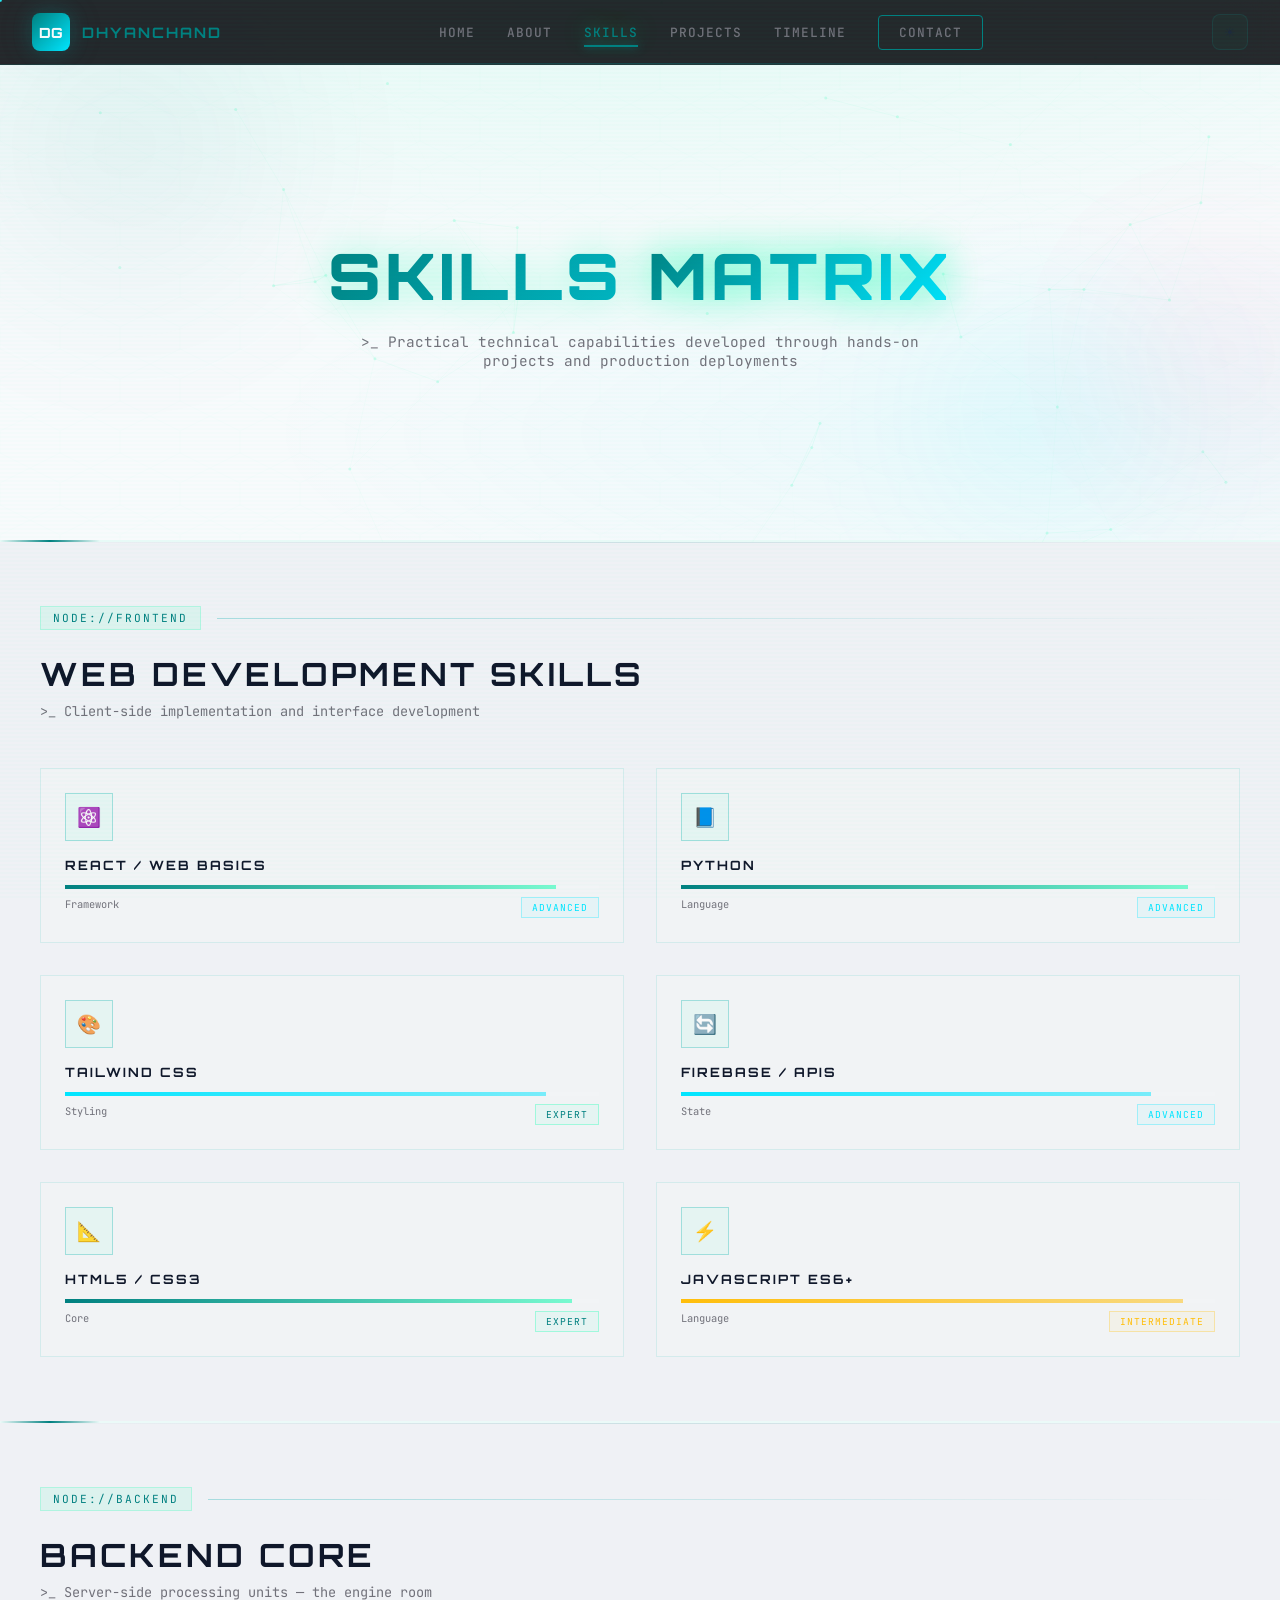
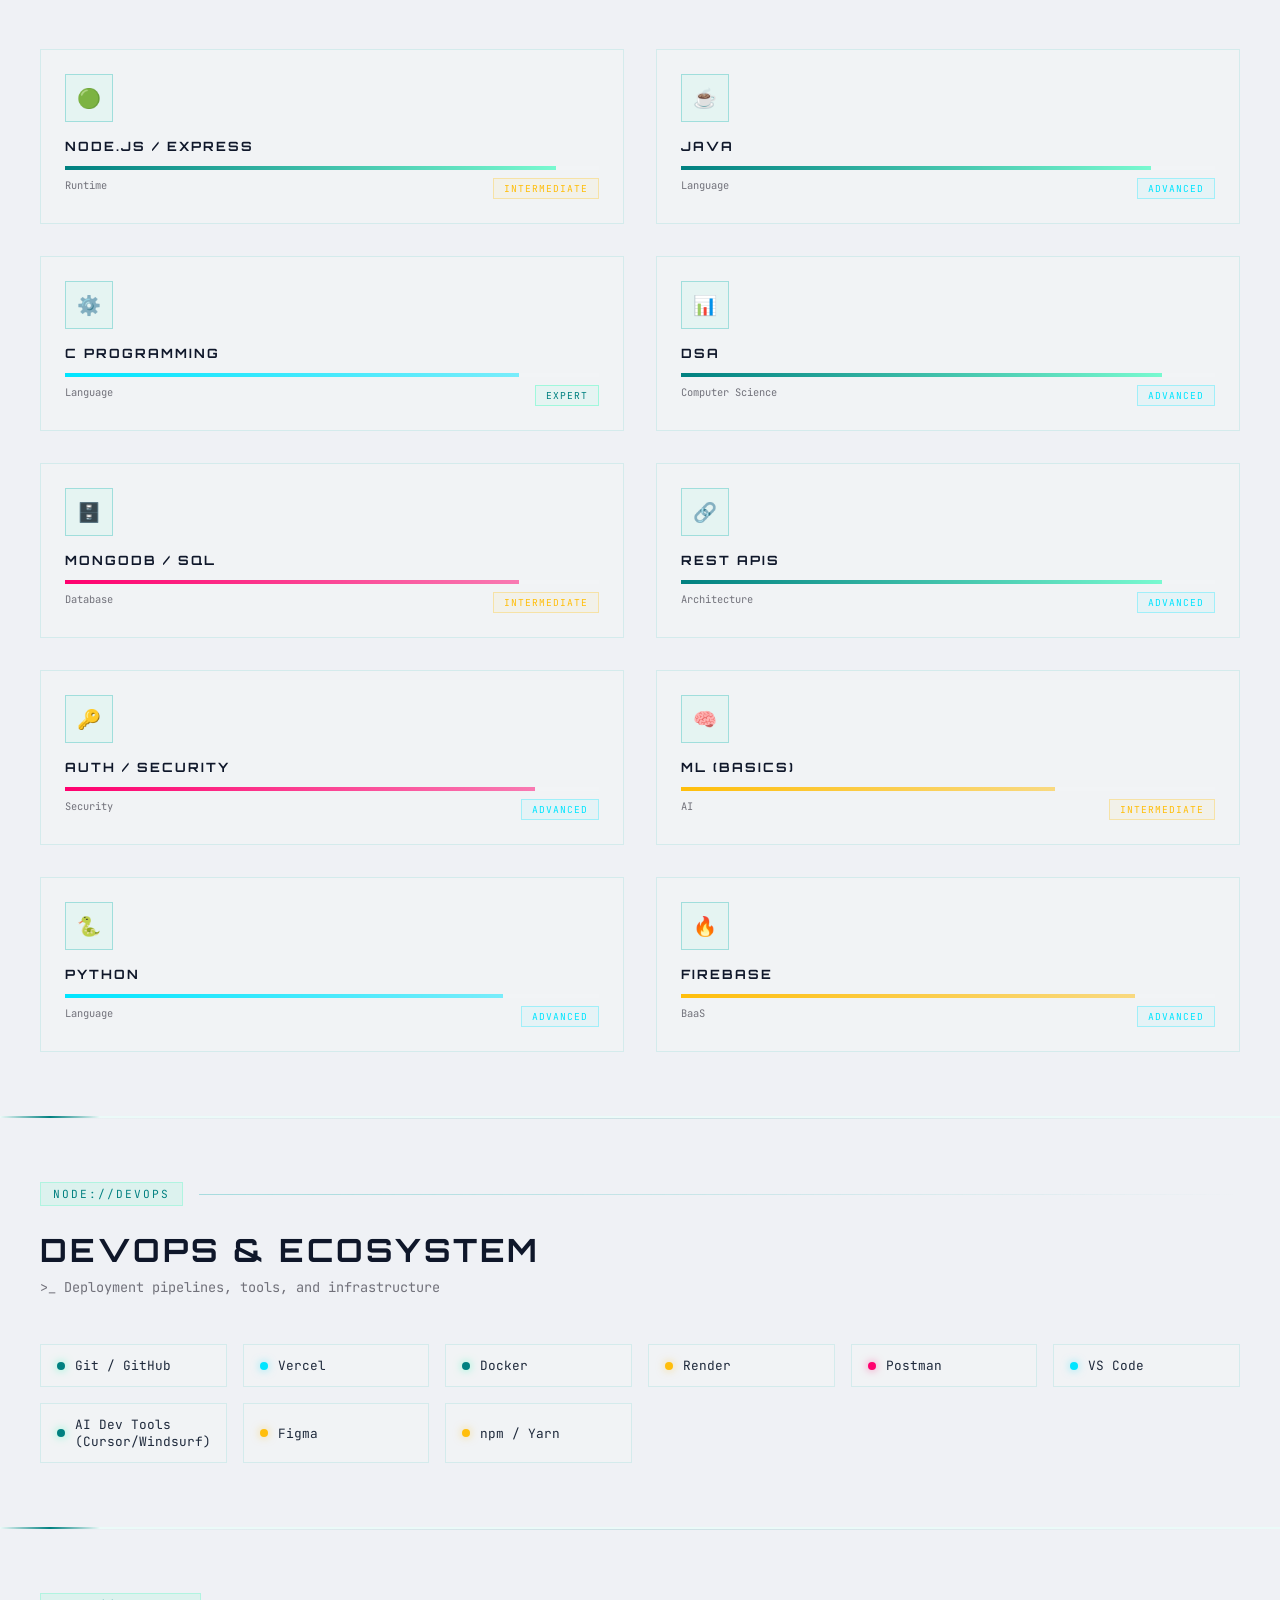
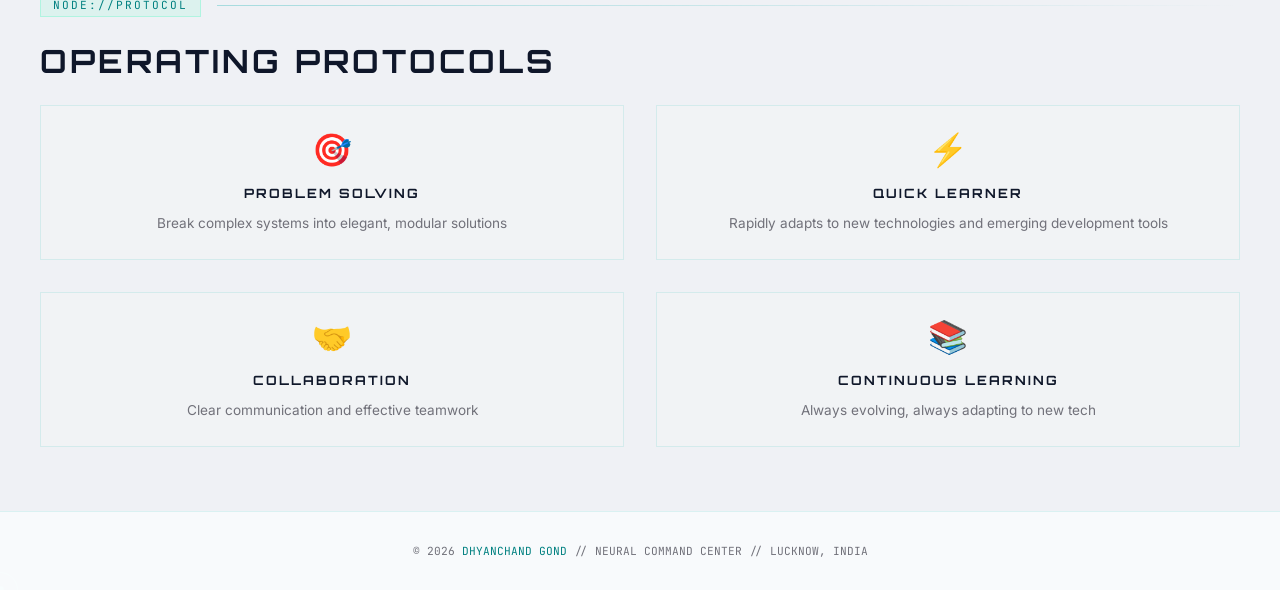
<file: pages/skills_universe.html>
<!DOCTYPE html>
<html lang="en">

<head>
    <meta charset="UTF-8">
    <meta name="viewport" content="width=device-width, initial-scale=1.0">
    <title>CLASSIFIED // Skills Matrix — Dhyanchand Gond</title>
    <meta name="description"
        content="Neural skill matrix of Dhyanchand Gond — Python, Java, C, SQL, React, ML basics, DSA, and AI-assisted development.">
    <link rel="preconnect" href="https://fonts.googleapis.com">
    <link rel="preconnect" href="https://fonts.gstatic.com" crossorigin>
    <link
        href="https://fonts.googleapis.com/css2?family=Inter:wght@300;400;500;600;700;800;900&amp;family=JetBrains+Mono:wght@400;500;600;700&amp;family=Orbitron:wght@400;500;600;700;800;900&amp;display=swap"
        rel="stylesheet">
    <script>
        if (performance.getEntriesByType('navigation')[0] && performance.getEntriesByType('navigation')[0].type === 'reload') {
            window.location.href = '../index.html';
        }
    </script>
    <style>
        :root {
            --void: #030308;
            --abyss: #07070f;
            --surface: #0c0c18;
            --panel: #10101f;
            --border: rgba(0, 255, 170, 0.08);
            --border-hot: rgba(0, 255, 170, 0.25);
            --neon: #00ffaa;
            --cyan: #00e5ff;
            --magenta: #ff006e;
            --amber: #ffbe0b;
            --text: #c8d6e5;
            --text-dim: #5a6a7a;
            --text-bright: #e8f0f8;
            --glow-neon: 0 0 30px rgba(0, 255, 170, 0.3), 0 0 60px rgba(0, 255, 170, 0.1);
            --font-display: 'Orbitron', sans-serif;
            --font-body: 'Inter', -apple-system, sans-serif;
            --font-mono: 'JetBrains Mono', monospace;
        }

        * {
            margin: 0;
            padding: 0;
            box-sizing: border-box;
        }

        html {
            scroll-behavior: smooth;
        }

        body {
            font-family: var(--font-body);
            background: var(--void);
            color: var(--text);
            overflow-x: hidden;
        }

        body::after {
            content: '';
            position: fixed;
            inset: 0;
            z-index: 9999;
            pointer-events: none;
            background: repeating-linear-gradient(0deg, transparent, transparent 2px, rgba(0, 255, 170, 0.015) 2px, rgba(0, 255, 170, 0.015) 4px);
        }

        #neural-canvas {
            position: fixed;
            inset: 0;
            z-index: 0;
            opacity: 0.4;
            pointer-events: none;
        }

        /* ═══ CURSOR TRAIL ═══ */
        .cursor-dot{position:fixed;width:8px;height:8px;border-radius:50%;background:var(--neon);pointer-events:none;z-index:99998;transform:translate(-50%,-50%);box-shadow:0 0 16px var(--neon),0 0 32px rgba(0,255,170,0.4);mix-blend-mode:screen;transition:width .2s,height .2s;}
        .cursor-ring{position:fixed;width:36px;height:36px;border-radius:50%;border:1px solid rgba(0,255,170,0.5);pointer-events:none;z-index:99997;transform:translate(-50%,-50%);transition:all .15s ease;mix-blend-mode:screen;}
        .cursor-trail{position:fixed;width:4px;height:4px;border-radius:50%;background:var(--cyan);pointer-events:none;z-index:99996;opacity:0;transform:translate(-50%,-50%);mix-blend-mode:screen;}

        /* ═══ MORPHING ORBS ═══ */
        .orb-field{position:absolute;inset:0;overflow:hidden;pointer-events:none;}
        .orb{position:absolute;border-radius:50%;filter:blur(80px);opacity:0.09;}
        .orb-1{width:450px;height:450px;background:radial-gradient(circle,var(--neon),transparent 70%);top:-80px;left:-100px;animation:orbF1 25s ease-in-out infinite;}
        .orb-2{width:350px;height:350px;background:radial-gradient(circle,var(--cyan),transparent 70%);bottom:-50px;right:5%;animation:orbF2 32s ease-in-out infinite;}
        .orb-3{width:280px;height:280px;background:radial-gradient(circle,var(--magenta),transparent 70%);top:40%;right:-80px;animation:orbF3 20s ease-in-out infinite;}
        @keyframes orbF1{0%,100%{transform:translate(0,0) scale(1)}50%{transform:translate(120px,80px) scale(1.15)}}
        @keyframes orbF2{0%,100%{transform:translate(0,0) scale(1)}50%{transform:translate(-100px,-80px) scale(1.2)}}
        @keyframes orbF3{0%,100%{transform:translate(0,0) scale(1)}50%{transform:translate(-80px,60px) scale(0.9)}}

        /* ═══ GLITCH TITLE ═══ */
        .glitch-title{position:relative;display:inline-block;}
        .glitch-title::before,.glitch-title::after{content:attr(data-text);position:absolute;inset:0;font-family:inherit;font-size:inherit;font-weight:inherit;color:inherit;}
        .glitch-title::before{color:var(--cyan);clip-path:polygon(0 20%,100% 20%,100% 40%,0 40%);animation:glitchA 3.5s infinite;left:2px;}
        .glitch-title::after{color:var(--magenta);clip-path:polygon(0 60%,100% 60%,100% 80%,0 80%);animation:glitchB 3.5s infinite;left:-2px;}
        @keyframes glitchA{0%,90%,100%{transform:translate(0)}92%{transform:translate(-3px,1px)}96%{transform:translate(3px,-1px)}}
        @keyframes glitchB{0%,90%,100%{transform:translate(0)}93%{transform:translate(3px,2px)}97%{transform:translate(-3px,-2px)}}

        /* ═══ SHIMMER ON SKILL BARS ═══ */
        .skill-bar-fill::after {
            content:'';
            position:absolute;
            top:0;left:-100%;width:100%;height:100%;
            background:linear-gradient(90deg,transparent,rgba(255,255,255,0.4),transparent);
            animation:shimmer 2.5s ease infinite;
        }
        .skill-bar-track { position:relative; }
        @keyframes shimmer{0%{left:-100%}100%{left:200%}}

        /* Navbar (same as about) */
        .navbar {
            position: fixed;
            top: 0;
            left: 0;
            right: 0;
            z-index: 100;
            background: rgba(3, 3, 8, 0.85);
            backdrop-filter: blur(25px) saturate(180%);
            border-bottom: 1px solid var(--border);
        }

        .navbar::after {
            content: '';
            position: absolute;
            bottom: 0;
            left: 0;
            right: 0;
            height: 1px;
            background: linear-gradient(90deg, transparent, var(--neon), transparent);
            opacity: 0.4;
        }

        .navbar-inner {
            max-width: 1400px;
            margin: 0 auto;
            padding: 0 2rem;
            display: flex;
            align-items: center;
            justify-content: space-between;
            height: 64px;
        }

        .nav-logo {
            display: flex;
            align-items: center;
            gap: 12px;
            text-decoration: none;
        }

        .nav-logo-icon {
            width: 38px;
            height: 38px;
            border-radius: 8px;
            background: linear-gradient(135deg, var(--neon), var(--cyan));
            display: flex;
            align-items: center;
            justify-content: center;
            font-weight: 800;
            font-size: 14px;
            color: var(--void);
            font-family: var(--font-display);
            box-shadow: var(--glow-neon);
        }

        .nav-logo-text {
            font-family: var(--font-display);
            font-weight: 700;
            font-size: 0.9rem;
            color: var(--neon);
            letter-spacing: 2px;
            text-transform: uppercase;
        }

        .nav-links {
            display: flex;
            align-items: center;
            gap: 2rem;
        }

        .nav-links a {
            color: var(--text-dim);
            font-size: 0.8rem;
            font-weight: 500;
            text-decoration: none;
            transition: all 0.3s;
            letter-spacing: 1px;
            text-transform: uppercase;
            font-family: var(--font-mono);
            position: relative;
        }

        .nav-links a:hover,
        .nav-links a.active {
            color: var(--neon);
            text-shadow: 0 0 20px rgba(0, 255, 170, 0.5);
        }

        .nav-links a.active:not(.nav-cta)::after {
            content: '';
            position: absolute;
            bottom: -6px;
            left: 0;
            right: 0;
            height: 2px;
            background: var(--neon);
            box-shadow: 0 0 10px var(--neon);
        }

        .nav-cta.active {
            background: rgba(0, 255, 170, 0.15);
            box-shadow: 0 0 20px rgba(0, 255, 170, 0.2);
            border-width: 2px;
        }

        .nav-cta {
            background: transparent;
            color: var(--neon);
            padding: 8px 20px;
            border: 1px solid var(--neon);
            border-radius: 4px;
            font-size: 0.75rem;
            font-weight: 600;
            text-decoration: none;
            font-family: var(--font-display);
            text-transform: uppercase;
            letter-spacing: 2px;
            transition: all 0.3s;
        }

        .nav-cta:hover {
            background: var(--neon);
            color: var(--void);
            box-shadow: var(--glow-neon);
        }

        .mobile-menu-btn {
            display: none;
            background: none;
            border: none;
            cursor: pointer;
            color: var(--neon);
        }

        @media (max-width: 768px) {
            .nav-links {
                display: none;
            }

            .mobile-menu-btn {
                display: block;
            }
        }

        .mobile-overlay {
            position: fixed;
            inset: 0;
            z-index: 200;
            background: rgba(3, 3, 8, 0.97);
            backdrop-filter: blur(30px);
            display: none;
            flex-direction: column;
            align-items: center;
            justify-content: center;
            gap: 2rem;
        }

        .mobile-overlay.open {
            display: flex;
        }

        .mobile-overlay a {
            color: var(--text);
            font-size: 1.2rem;
            font-weight: 600;
            text-decoration: none;
            font-family: var(--font-display);
            letter-spacing: 3px;
            text-transform: uppercase;
            transition: color 0.3s;
        }

        .mobile-overlay a:hover {
            color: var(--neon);
        }

        .mobile-close {
            position: absolute;
            top: 1.25rem;
            right: 1.5rem;
            background: none;
            border: none;
            color: var(--text-dim);
            cursor: pointer;
        }

        /* Section common */
        .section-inner {
            max-width: 1200px;
            margin: 0 auto;
        }

        .section-header {
            display: flex;
            align-items: center;
            gap: 16px;
            margin-bottom: 1.5rem;
        }

        .section-tag {
            font-family: var(--font-mono);
            font-size: 0.7rem;
            color: var(--neon);
            background: rgba(0, 255, 170, 0.08);
            border: 1px solid rgba(0, 255, 170, 0.2);
            padding: 4px 12px;
            letter-spacing: 2px;
            text-transform: uppercase;
        }

        .section-line {
            flex: 1;
            height: 1px;
            background: linear-gradient(90deg, var(--border-hot), transparent);
        }

        .section-title {
            font-family: var(--font-display);
            font-size: clamp(1.5rem, 3vw, 2rem);
            font-weight: 700;
            color: var(--text-bright);
            letter-spacing: 3px;
            text-transform: uppercase;
            margin-bottom: 0.5rem;
        }

        .section-subtitle {
            font-family: var(--font-mono);
            font-size: 0.85rem;
            color: var(--text-dim);
            margin-bottom: 3rem;
        }

        /* Hero */
        .skills-hero {
            min-height: 60vh;
            display: flex;
            align-items: center;
            justify-content: center;
            position: relative;
            overflow: hidden;
            padding: 8rem 2rem 4rem;
            text-align: center;
        }

        .skills-hero::before {
            content: '';
            position: absolute;
            inset: 0;
            background:
                radial-gradient(ellipse 80% 50% at 50% 0%, rgba(0, 255, 170, 0.08), transparent),
                radial-gradient(ellipse 60% 40% at 80% 80%, rgba(0, 229, 255, 0.05), transparent);
        }

        .hex-grid-bg {
            position: absolute;
            inset: 0;
            opacity: 0.03;
            background-image: url("data:image/svg+xml,%3Csvg xmlns='http://www.w3.org/2000/svg' width='60' height='52'%3E%3Cpath d='M30 0L60 15v22L30 52 0 37V15z' fill='none' stroke='%2300ffaa' stroke-width='0.5'/%3E%3C/svg%3E");
            background-size: 60px 52px;
        }

        .skills-hero-content {
            position: relative;
            z-index: 2;
        }

        .skills-hero h1 {
            font-family: var(--font-display);
            font-size: clamp(2rem, 5vw, 4rem);
            font-weight: 900;
            text-transform: uppercase;
            letter-spacing: 4px;
            margin-bottom: 1rem;
        }

        .skills-hero h1 span {
            background: linear-gradient(135deg, var(--neon), var(--cyan));
            -webkit-background-clip: text;
            -webkit-text-fill-color: transparent;
            background-clip: text;
            filter: drop-shadow(0 0 20px rgba(0, 255, 170, 0.4));
        }

        .skills-hero p {
            font-family: var(--font-mono);
            font-size: 0.9rem;
            color: var(--text-dim);
            max-width: 600px;
            margin: 0 auto;
        }

        /* Skill category sections */
        .skill-section {
            padding: 4rem 2rem;
            position: relative;
        }

        .skill-section:nth-child(even) {
            background: var(--abyss);
        }

        .skill-section::before {
            content: '';
            position: absolute;
            top: 0;
            left: 0;
            right: 0;
            height: 1px;
            background: linear-gradient(90deg, transparent, var(--neon), transparent);
            opacity: 0.15;
        }

        /* Skill cards grid */
        .skills-grid {
            display: grid;
            grid-template-columns: repeat(2, 1fr);
            gap: 2rem;
        }

        @media (max-width: 860px) {
            .skills-grid {
                grid-template-columns: 1fr;
            }
        }

        .skill-card {
            background: var(--panel);
            border: 1px solid var(--border);
            padding: 1.5rem;
            position: relative;
            overflow: hidden;
            transition: all 0.4s cubic-bezier(0.4, 0, 0.2, 1);
        }

        .skill-card::before {
            content: '';
            position: absolute;
            top: 0;
            left: 0;
            width: 100%;
            height: 2px;
            background: linear-gradient(90deg, var(--neon), var(--cyan));
            transform: scaleX(0);
            transform-origin: left;
            transition: transform 0.4s;
        }

        .skill-card:hover::before {
            transform: scaleX(1);
        }

        .skill-card:hover {
            border-color: var(--border-hot);
            transform: translateY(-6px);
            box-shadow: 0 20px 60px rgba(0, 255, 170, 0.08);
        }
        /* Skill card mouse glow */
        .skill-card .card-glow {
            position:absolute;inset:0;opacity:0;transition:opacity 0.4s;pointer-events:none;
            background:radial-gradient(circle at var(--mx,50%) var(--my,50%), rgba(0,255,170,0.07), transparent 60%);
        }
        .skill-card:hover .card-glow { opacity:1; }

        .skill-card-icon {
            width: 48px;
            height: 48px;
            display: flex;
            align-items: center;
            justify-content: center;
            border: 1px solid var(--border-hot);
            background: rgba(0, 255, 170, 0.05);
            margin-bottom: 1rem;
            font-size: 1.2rem;
        }

        .skill-card-name {
            font-family: var(--font-display);
            font-size: 0.8rem;
            font-weight: 700;
            color: var(--text-bright);
            letter-spacing: 2px;
            text-transform: uppercase;
            margin-bottom: 0.75rem;
        }

        /* Skill progress bar */
        .skill-bar-track {
            width: 100%;
            height: 4px;
            background: rgba(255, 255, 255, 0.05);
            margin-bottom: 0.5rem;
            position: relative;
            overflow: hidden;
        }

        .skill-bar-fill {
            height: 100%;
            width: 0;
            transition: width 1.5s cubic-bezier(0.4, 0, 0.2, 1);
        }

        .skill-bar-fill.neon {
            background: linear-gradient(90deg, var(--neon), rgba(0, 255, 170, 0.5));
        }

        .skill-bar-fill.cyan {
            background: linear-gradient(90deg, var(--cyan), rgba(0, 229, 255, 0.5));
        }

        .skill-bar-fill.magenta {
            background: linear-gradient(90deg, var(--magenta), rgba(255, 0, 110, 0.5));
        }

        .skill-bar-fill.amber {
            background: linear-gradient(90deg, var(--amber), rgba(255, 190, 11, 0.5));
        }

        .skill-level {
            font-family: var(--font-mono);
            font-size: 0.65rem;
            color: var(--text-dim);
            display: flex;
            justify-content: space-between;
        }

        /* Proficiency badges */
        .proficiency {
            display: inline-flex;
            align-items: center;
            gap: 4px;
            padding: 3px 10px;
            font-family: var(--font-mono);
            font-size: 0.6rem;
            letter-spacing: 1px;
            text-transform: uppercase;
            border: 1px solid;
        }

        .proficiency.expert {
            color: var(--neon);
            border-color: rgba(0, 255, 170, 0.3);
            background: rgba(0, 255, 170, 0.05);
        }

        .proficiency.advanced {
            color: var(--cyan);
            border-color: rgba(0, 229, 255, 0.3);
            background: rgba(0, 229, 255, 0.05);
        }

        .proficiency.intermediate {
            color: var(--amber);
            border-color: rgba(255, 190, 11, 0.3);
            background: rgba(255, 190, 11, 0.05);
        }

        /* Tools / ecosystem grid */
        .tools-grid {
            display: grid;
            grid-template-columns: repeat(auto-fill, minmax(180px, 1fr));
            gap: 1rem;
            margin-top: 2rem;
        }

        .tool-chip {
            display: flex;
            align-items: center;
            gap: 10px;
            background: var(--panel);
            border: 1px solid var(--border);
            padding: 12px 16px;
            transition: all 0.3s;
            font-family: var(--font-mono);
            font-size: 0.8rem;
            color: var(--text);
        }

        .tool-chip:hover {
            border-color: var(--border-hot);
            background: rgba(0, 255, 170, 0.03);
            transform: translateX(4px);
        }

        .tool-dot {
            width: 8px;
            height: 8px;
            border-radius: 50%;
            flex-shrink: 0;
        }

        .tool-dot.neon {
            background: var(--neon);
            box-shadow: 0 0 8px rgba(0, 255, 170, 0.5);
        }

        .tool-dot.cyan {
            background: var(--cyan);
            box-shadow: 0 0 8px rgba(0, 229, 255, 0.5);
        }

        .tool-dot.amber {
            background: var(--amber);
            box-shadow: 0 0 8px rgba(255, 190, 11, 0.5);
        }

        .tool-dot.magenta {
            background: var(--magenta);
            box-shadow: 0 0 8px rgba(255, 0, 110, 0.5);
        }

        /* Neural pulse */
        .neural-pulse {
            height: 2px;
            width: 100%;
            position: relative;
            background: rgba(0, 255, 170, 0.05);
            margin: 0;
            overflow: hidden;
        }

        .neural-pulse::after {
            content: '';
            position: absolute;
            top: 0;
            width: 100px;
            height: 100%;
            background: linear-gradient(90deg, transparent, var(--neon), transparent);
            animation: pulseSweep 3s linear infinite;
        }

        @keyframes pulseSweep {
            0% {
                left: -100px;
            }

            100% {
                left: 100%;
            }
        }

        /* Footer */
        .footer {
            padding: 2rem;
            text-align: center;
            border-top: 1px solid var(--border);
            font-family: var(--font-mono);
            font-size: 0.7rem;
            color: var(--text-dim);
        }

        .footer a {
            color: var(--neon);
            text-decoration: none;
        }

        /* Fade animation */
        .fade-in {
            opacity: 0;
            transform: translateY(30px);
            animation: fadeIn 0.8s ease forwards;
        }

        .fade-in-d1 {
            animation-delay: 0.15s;
        }

        .fade-in-d2 {
            animation-delay: 0.3s;
        }

        .fade-in-d3 {
            animation-delay: 0.45s;
        }

        @keyframes fadeIn {
            to {
                opacity: 1;
                transform: translateY(0);
            }
        }

        /* Corner decor */
        .corner-decor {
            position: absolute;
            width: 20px;
            height: 20px;
        }

        .corner-decor.tl {
            top: 0;
            left: 0;
            border-top: 1px solid var(--neon);
            border-left: 1px solid var(--neon);
        }

        .corner-decor.tr {
            top: 0;
            right: 0;
            border-top: 1px solid var(--neon);
            border-right: 1px solid var(--neon);
        }

        .corner-decor.bl {
            bottom: 0;
            left: 0;
            border-bottom: 1px solid var(--neon);
            border-left: 1px solid var(--neon);
        }

        .corner-decor.br {
            bottom: 0;
            right: 0;
            border-bottom: 1px solid var(--neon);
            border-right: 1px solid var(--neon);
        }

        /* Responsive */
        @media (max-width: 1024px) {
            .section-inner {
                max-width: 100%;
            }

            .skill-section {
                padding: 3rem 1.25rem;
            }

            .skills-grid {
                gap: 1.25rem;
            }
        }

        @media (max-width: 768px) {
            .navbar-inner {
                padding: 0 1rem;
                height: 58px;
            }

            .skills-hero {
                min-height: 50vh;
                padding: 6.5rem 1rem 3rem;
            }

            .skills-hero h1 {
                letter-spacing: 2px;
            }

            .skills-hero p {
                font-size: 0.8rem;
                padding: 0 0.25rem;
            }

            .section-header {
                gap: 10px;
                flex-wrap: wrap;
            }

            .section-line {
                min-width: 80px;
            }

            .section-tag {
                font-size: 0.62rem;
                letter-spacing: 1px;
                padding: 4px 8px;
            }

            .section-title {
                letter-spacing: 2px;
            }

            .section-subtitle {
                font-size: 0.75rem;
                margin-bottom: 1.5rem;
            }

            .skill-card {
                padding: 1rem;
            }

            .skill-card-name {
                font-size: 0.72rem;
                letter-spacing: 1.2px;
            }

            .skill-level {
                font-size: 0.62rem;
                gap: 0.5rem;
                flex-wrap: wrap;
            }

            .tools-grid {
                grid-template-columns: repeat(2, minmax(0, 1fr));
                gap: 0.75rem;
            }

            .tool-chip {
                font-size: 0.72rem;
                padding: 10px 12px;
            }

            .footer {
                padding: 1.5rem 1rem;
                font-size: 0.62rem;
                line-height: 1.6;
            }
        }

        @media (max-width: 480px) {
            .skills-hero {
                padding-top: 5.8rem;
            }

            .skills-hero h1 {
                font-size: 1.7rem;
                letter-spacing: 1px;
            }

            .skills-grid {
                gap: 1rem;
            }

            .tools-grid {
                grid-template-columns: 1fr;
            }

            .mobile-overlay a {
                font-size: 1rem;
                letter-spacing: 2px;
            }

            .cursor-dot,
            .cursor-ring,
            .cursor-trail {
                display: none;
            }
        }
    
        /* THEME SYSTEM — LIGHT MODE */
        [data-theme="light"] {
            --void: #f8fafc; --abyss: #eff1f5; --surface: #ffffff; --panel: #f1f3f5;
            --border: rgba(0, 170, 170, 0.12); --border-hot: rgba(0, 170, 170, 0.3);
            --neon: #008080; --neon-dim: rgba(0, 170, 170, 0.5);
            --text: #1e293b; --text-dim: #71717a; --text-bright: #0f172a;
            --glow-neon: 0 0 20px rgba(0, 170, 170, 0.2), 0 0 40px rgba(0, 170, 170, 0.1);
            --glow-cyan: 0 0 20px rgba(0, 132, 204, 0.25), 0 0 40px rgba(0, 132, 204, 0.1);
        }
        [data-theme] { transition: background-color 0.4s ease, color 0.4s ease; }
        .page-entrance { opacity: 0; transform: translateY(15px); filter: blur(2px);
            transition: opacity .5s ease .1s, transform .5s ease .1s, filter .5s ease .1s; }
        .page-entrance.loaded { opacity: 1; transform: translateY(0); filter: blur(0); }
        .reveal-section { opacity: 0; transform: translateY(25px);
            transition: opacity .6s ease, transform .6s ease; }
        .reveal-section.visible { opacity: 1; transform: translateY(0); }
        .stagger-children > * { opacity: 0; transform: translateY(20px);
            transition: opacity .5s ease, transform .5s ease; }
        .stagger-children.revealed > * { opacity: 1; transform: translateY(0); }
        .timeline-node { opacity: 0; transform: scale(0.8);
            transition: opacity .5s ease, transform .5s ease; }
        .timeline-node.visible { opacity: 1; transform: scale(1); }
        .theme-toggle { display: inline-flex; align-items: center; justify-content: center;
            width: 36px; height: 36px; border-radius: 8px; border: 1px solid var(--border);
            background: rgba(0,255,170,0.03); color: var(--text); cursor: pointer;
            transition: all .3s cubic-bezier(.4,0,.2,1); flex-shrink: 0; margin-left: 12px; }
        .theme-toggle:hover { transform: scale(1.05); box-shadow: var(--glow-neon); border-color: var(--border-hot); }
        .theme-toggle:focus-visible { outline: 2px solid var(--neon); outline-offset: 2px; }
        .btnmicro { transition: transform .15s ease, box-shadow .25s ease; }
        .btnmicro:hover { transform: translateY(-1px); }
        .btnmicro:active { transform: translateY(0); }
        @media (hover: hover) { .project-card:hover { transform: translateY(-4px); box-shadow: var(--glow-neon); } }
        @media (hover: none), (pointer: coarse) { .project-card:hover { transform: none; } }
        .form-field input:focus, .form-field textarea:focus { border-color: var(--neon); box-shadow: var(--glow-neon); }
        .form-submit:hover { box-shadow: var(--glow-neon); transform: translateY(-2px); }
        .form-submit:disabled { opacity: 0.7; cursor: wait; }
        @media (prefers-reduced-motion: reduce) {
            * { animation-duration: 0.01ms !important; animation-iteration-count: 1 !important; transition-duration: 0.01ms !important; }
            .reveal-section, .stagger-children > *, .timeline-node, .page-entrance { opacity: 1 !important; transform: none !important; }
            .project-card:hover { transform: none !important; }
        }
</style>

    <link rel="canonical" href="https://diwakar8004.github.io/Portfolio/skills_universe.html">
    <meta property="og:title" content="Skills Matrix — Dhyanchand Gond">
    <meta property="og:description" content="Skills matrix showcasing Python, Java, React, ML, and DevOps technologies.">
    <meta property="og:type" content="website">
    <meta property="og:url" content="https://diwakar8004.github.io/Portfolio/skills_universe.html">
    <meta property="og:image" content="https://diwakar8004.github.io/Portfolio/public/og-image.jpg">
    <meta property="og:image:width" content="1200">
    <meta property="og:image:height" content="630">
    <meta property="og:locale" content="en_US">
    <meta name="twitter:card" content="summary_large_image">
    <meta name="twitter:title" content="Skills Matrix — Dhyanchand Gond">
    <meta name="twitter:description" content="Skills matrix showcasing Python, Java, React, ML, and DevOps technologies.">
    <meta name="twitter:image" content="https://diwakar8004.github.io/Portfolio/public/og-image.jpg">
    <link rel="icon" href="/public/favicon.ico">
    <link rel="manifest" href="/public/manifest.json"></head>

<body>
    <canvas id="neural-canvas"></canvas>
    <!-- Navbar -->
    <nav class="navbar">
        <div class="navbar-inner">
            <a href="hero_laboratory.html" class="nav-logo">
                <div class="nav-logo-icon">DG</div><span class="nav-logo-text">Dhyanchand</span>
            </a>
            <div class="nav-links">
                <a href="hero_laboratory.html">Home</a>
                <a href="about_dimension.html">About</a>
                <a href="skills_universe.html" class="active">Skills</a>
                <a href="project_galaxy.html">Projects</a>
                <a href="achievement_timeline.html">Timeline</a>
                <a href="contact_portal.html" class="nav-cta btnmicro">Contact</a>
            </div>
            <button type="button" id="themeToggle" class="theme-toggle" aria-label="Toggle theme" title="Toggle theme"><span class="theme-icon">☾</span></button>
            <button type="button" class="mobile-menu-btn" onclick="document.getElementById('mobileMenu').classList.add('open')"
                aria-label="Open menu">
                <svg width="24" height="24" fill="none" stroke="currentColor" stroke-width="2">
                    <path d="M4 6h16M4 12h16M4 18h16">
                </svg>
            </button>
        </div>
    </nav>
    <div id="mobileMenu" class="mobile-overlay">
        <button type="button" class="mobile-close" onclick="document.getElementById('mobileMenu').classList.remove('open')"
            aria-label="Close"><span class="sr-only">Close menu</span>
            <svg width="28" height="28" fill="none" stroke="currentColor" stroke-width="2">
                <path d="M6 6l16 16M22 6L6 22">
            </svg>
        </button>
        <a href="hero_laboratory.html">Home</a><a href="about_dimension.html">About</a>
        <a href="skills_universe.html">Skills</a><a href="project_galaxy.html">Projects</a>
        <a href="achievement_timeline.html">Timeline</a><a href="contact_portal.html">Contact</a>
    </div>

    <!-- Hero -->
    <section class="skills-hero page-entrance">
        <div class="orb-field"><div class="orb orb-1"></div><div class="orb orb-2"></div><div class="orb orb-3"></div></div>
        <div class="hex-grid-bg"></div>
        <div class="skills-hero-content fade-in">
            <h1><span class="glitch-title" data-text="Skills Matrix">Skills <span style="background:linear-gradient(135deg,var(--neon),var(--cyan));-webkit-background-clip:text;-webkit-text-fill-color:transparent;background-clip:text;">Matrix</span></span></h1>
            <p>&gt;_ Practical technical capabilities developed through hands-on projects and production deployments</p>
        </div>
    </section>

    <div class="neural-pulse"></div>

    <!-- Web Development Skills -->
    <section class="skill-section reveal-section">
        <div class="section-inner">
            <div class="section-header fade-in">
                <span class="section-tag">NODE://frontend</span>
                <div class="section-line"></div>
            </div>
            <h2 class="section-title fade-in">Web Development Skills</h2>
            <p class="section-subtitle fade-in fade-in-d1">&gt;_ Client-side implementation and interface development</p>

            <div class="skills-grid stagger-children">
                <div class="skill-card fade-in">
                    <div class="skill-card-icon">⚛️</div>
                    <div class="skill-card-name">React / Web Basics</div>
                    <div class="skill-bar-track">
                        <div class="skill-bar-fill neon" data-width="92"></div>
                    </div>
                    <div class="skill-level"><span>Framework</span><span class="proficiency advanced">Advanced</span>
                    </div>
                </div>
                <div class="skill-card fade-in fade-in-d1">
                    <div class="skill-card-icon">📘</div>
                    <div class="skill-card-name">Python</div>
                    <div class="skill-bar-track">
                        <div class="skill-bar-fill neon" data-width="95"></div>
                    </div>
                    <div class="skill-level"><span>Language</span><span class="proficiency advanced">Advanced</span>
                    </div>
                </div>
                <div class="skill-card fade-in fade-in-d2">
                    <div class="skill-card-icon">🎨</div>
                    <div class="skill-card-name">Tailwind CSS</div>
                    <div class="skill-bar-track">
                        <div class="skill-bar-fill cyan" data-width="90"></div>
                    </div>
                    <div class="skill-level"><span>Styling</span><span class="proficiency expert">Expert</span></div>
                </div>
                <div class="skill-card fade-in fade-in-d3">
                    <div class="skill-card-icon">🔄</div>
                    <div class="skill-card-name">Firebase / APIs</div>
                    <div class="skill-bar-track">
                        <div class="skill-bar-fill cyan" data-width="88"></div>
                    </div>
                    <div class="skill-level"><span>State</span><span class="proficiency advanced">Advanced</span></div>
                </div>
                <div class="skill-card fade-in">
                    <div class="skill-card-icon">📐</div>
                    <div class="skill-card-name">HTML5 / CSS3</div>
                    <div class="skill-bar-track">
                        <div class="skill-bar-fill neon" data-width="95"></div>
                    </div>
                    <div class="skill-level"><span>Core</span><span class="proficiency expert">Expert</span></div>
                </div>
                <div class="skill-card fade-in fade-in-d1">
                    <div class="skill-card-icon">⚡</div>
                    <div class="skill-card-name">JavaScript ES6+</div>
                    <div class="skill-bar-track">
                        <div class="skill-bar-fill amber" data-width="94"></div>
                    </div>
                    <div class="skill-level"><span>Language</span><span class="proficiency intermediate">Intermediate</span></div>
                </div>
            </div>
        </div>
    </section>

    <div class="neural-pulse"></div>

    <!-- Backend Arsenal -->
    <section class="skill-section reveal-section">
        <div class="section-inner">
            <div class="section-header fade-in">
                <span class="section-tag">NODE://backend</span>
                <div class="section-line"></div>
            </div>
            <h2 class="section-title fade-in">Backend Core</h2>
            <p class="section-subtitle fade-in fade-in-d1">&gt;_ Server-side processing units — the engine room</p>

            <div class="skills-grid">
                <div class="skill-card fade-in">
                    <div class="skill-card-icon">🟢</div>
                    <div class="skill-card-name">Node.js / Express</div>
                    <div class="skill-bar-track">
                        <div class="skill-bar-fill neon" data-width="92"></div>
                    </div>
                    <div class="skill-level"><span>Runtime</span><span class="proficiency intermediate">Intermediate</span></div>
                </div>
                <div class="skill-card fade-in fade-in-d1">
                    <div class="skill-card-icon">☕</div>
                    <div class="skill-card-name">Java</div>
                    <div class="skill-bar-track">
                        <div class="skill-bar-fill neon" data-width="88"></div>
                    </div>
                    <div class="skill-level"><span>Language</span><span class="proficiency advanced">Advanced</span>
                    </div>
                </div>
                <div class="skill-card fade-in fade-in-d2">
                    <div class="skill-card-icon">⚙️</div>
                    <div class="skill-card-name">C Programming</div>
                    <div class="skill-bar-track">
                        <div class="skill-bar-fill cyan" data-width="85"></div>
                    </div>
                    <div class="skill-level"><span>Language</span><span class="proficiency expert">Expert</span>
                    </div>
                </div>
                <div class="skill-card fade-in fade-in-d3">
                    <div class="skill-card-icon">📊</div>
                    <div class="skill-card-name">DSA</div>
                    <div class="skill-bar-track">
                        <div class="skill-bar-fill neon" data-width="90"></div>
                    </div>
                    <div class="skill-level"><span>Computer Science</span><span class="proficiency advanced">Advanced</span>
                    </div>
                </div>
                <div class="skill-card fade-in">
                    <div class="skill-card-icon">🗄️</div>
                    <div class="skill-card-name">MongoDB / SQL</div>
                    <div class="skill-bar-track">
                        <div class="skill-bar-fill magenta" data-width="85"></div>
                    </div>
                    <div class="skill-level"><span>Database</span><span class="proficiency intermediate">Intermediate</span>
                    </div>
                </div>
                <div class="skill-card fade-in fade-in-d1">
                    <div class="skill-card-icon">🔗</div>
                    <div class="skill-card-name">REST APIs</div>
                    <div class="skill-bar-track">
                        <div class="skill-bar-fill neon" data-width="90"></div>
                    </div>
                    <div class="skill-level"><span>Architecture</span><span class="proficiency advanced">Advanced</span>
                    </div>
                </div>
                <div class="skill-card fade-in fade-in-d2">
                    <div class="skill-card-icon">🔑</div>
                    <div class="skill-card-name">Auth / Security</div>
                    <div class="skill-bar-track">
                        <div class="skill-bar-fill magenta" data-width="88"></div>
                    </div>
                    <div class="skill-level"><span>Security</span><span class="proficiency advanced">Advanced</span>
                    </div>
                </div>
                <div class="skill-card fade-in fade-in-d3">
                    <div class="skill-card-icon">🧠</div>
                    <div class="skill-card-name">ML (Basics)</div>
                    <div class="skill-bar-track">
                        <div class="skill-bar-fill amber" data-width="70"></div>
                    </div>
                    <div class="skill-level"><span>AI</span><span class="proficiency intermediate">Intermediate</span>
                    </div>
                </div>
                <div class="skill-card fade-in">
                    <div class="skill-card-icon">🐍</div>
                    <div class="skill-card-name">Python</div>
                    <div class="skill-bar-track">
                        <div class="skill-bar-fill cyan" data-width="82"></div>
                    </div>
                    <div class="skill-level"><span>Language</span><span class="proficiency advanced">Advanced</span>
                    </div>
                </div>
                <div class="skill-card fade-in fade-in-d1">
                    <div class="skill-card-icon">🔥</div>
                    <div class="skill-card-name">Firebase</div>
                    <div class="skill-bar-track">
                        <div class="skill-bar-fill amber" data-width="85"></div>
                    </div>
                    <div class="skill-level"><span>BaaS</span><span class="proficiency advanced">Advanced</span></div>
                </div>
            </div>
        </div>
    </section>

    <div class="neural-pulse"></div>

    <!-- DevOps &amp; Tools -->
    <section class="skill-section reveal-section">
        <div class="section-inner">
            <div class="section-header fade-in">
                <span class="section-tag">NODE://devops</span>
                <div class="section-line"></div>
            </div>
            <h2 class="section-title fade-in">DevOps &amp; Ecosystem</h2>
            <p class="section-subtitle fade-in fade-in-d1">&gt;_ Deployment pipelines, tools, and infrastructure</p>

            <div class="tools-grid stagger-children">
                <div class="tool-chip fade-in">
                    <div class="tool-dot neon"></div>Git / GitHub
                </div>
                <div class="tool-chip fade-in">
                    <div class="tool-dot cyan"></div>Vercel
                </div>
                <div class="tool-chip fade-in">
                    <div class="tool-dot neon"></div>Docker
                </div>
                <div class="tool-chip fade-in">
                    <div class="tool-dot amber"></div>Render
                </div>
                <div class="tool-chip fade-in">
                    <div class="tool-dot magenta"></div>Postman
                </div>
                <div class="tool-chip fade-in">
                    <div class="tool-dot cyan"></div>VS Code
                </div>
                <div class="tool-chip fade-in">
                    <div class="tool-dot neon"></div>AI Dev Tools (Cursor/Windsurf)
                </div>
                <div class="tool-chip fade-in">
                    <div class="tool-dot amber"></div>Figma
                </div>
                <div class="tool-chip fade-in">
                    <div class="tool-dot amber"></div>npm / Yarn
                </div>
            </div>
        </div>
    </section>

    <div class="neural-pulse"></div>

    <!-- Soft Skills / Philosophy -->
    <section class="skill-section reveal-section">
        <div class="section-inner">
            <div class="section-header fade-in">
                <span class="section-tag">NODE://protocol</span>
                <div class="section-line"></div>
            </div>
            <h2 class="section-title fade-in">Operating Protocols</h2>

            <div class="skills-grid" style="margin-top:1.5rem;">
                <div class="skill-card fade-in" style="text-align:center;">
                    <div style="font-size:2rem;margin-bottom:1rem;">🎯</div>
                    <div class="skill-card-name">Problem Solving</div>
                    <p style="font-size:0.85rem;color:var(--text-dim);line-height:1.6;">Break complex systems into
                        elegant, modular solutions</p>
                </div>
                <div class="skill-card fade-in fade-in-d1" style="text-align:center;">
                    <div style="font-size:2rem;margin-bottom:1rem;">⚡</div>
                    <div class="skill-card-name">Quick Learner</div>
                    <p style="font-size:0.85rem;color:var(--text-dim);line-height:1.6;">Rapidly adapts to new
                        technologies and emerging development tools</p>
                </div>
                <div class="skill-card fade-in fade-in-d2" style="text-align:center;">
                    <div style="font-size:2rem;margin-bottom:1rem;">🤝</div>
                    <div class="skill-card-name">Collaboration</div>
                    <p style="font-size:0.85rem;color:var(--text-dim);line-height:1.6;">Clear communication and
                        effective teamwork</p>
                </div>
                <div class="skill-card fade-in fade-in-d3" style="text-align:center;">
                    <div style="font-size:2rem;margin-bottom:1rem;">📚</div>
                    <div class="skill-card-name">Continuous Learning</div>
                    <p style="font-size:0.85rem;color:var(--text-dim);line-height:1.6;">Always evolving, always adapting
                        to new tech</p>
                </div>
            </div>
        </div>
    </section>

    <!-- Footer -->
    <footer class="footer">
        <p>© 2026 <a href="https://github.com/diwakar8004" target="_blank" rel="noopener noreferrer">DHYANCHAND GOND</a> // NEURAL COMMAND CENTER
            // LUCKNOW, INDIA</p>
    </footer>

    <script>
        // Cursor Trail
        (function(){
            const dot=document.createElement('div');dot.className='cursor-dot';document.body.appendChild(dot);
            const ring=document.createElement('div');ring.className='cursor-ring';document.body.appendChild(ring);
            const trails=[];for(let i=0;i<8;i++){const t=document.createElement('div');t.className='cursor-trail';document.body.appendChild(t);trails.push({el:t,x:0,y:0});}
            let mx=0,my=0;
            document.addEventListener('mousemove',e=>{mx=e.clientX;my=e.clientY;dot.style.left=mx+'px';dot.style.top=my+'px';setTimeout(()=>{ring.style.left=mx+'px';ring.style.top=my+'px';},80);});
            function anim(){trails.forEach((t,i)=>{t.x+=(mx-t.x)*(0.18-i*0.012);t.y+=(my-t.y)*(0.18-i*0.012);t.el.style.left=t.x+'px';t.el.style.top=t.y+'px';t.el.style.opacity=(1-i/trails.length)*0.5;t.el.style.transform=`translate(-50%,-50%) scale(${1-i*0.08})`;});requestAnimationFrame(anim);}
            anim();
            document.addEventListener('mousedown',()=>{dot.style.width='14px';dot.style.height='14px';ring.style.width='50px';ring.style.height='50px';});
            document.addEventListener('mouseup',()=>{dot.style.width='8px';dot.style.height='8px';ring.style.width='36px';ring.style.height='36px';});
        })();

        // Skill Card Mouse Glow
        document.querySelectorAll('.skill-card').forEach(card => {
            const glow = document.createElement('div');
            glow.className = 'card-glow';
            card.appendChild(glow);
            card.addEventListener('mousemove', e => {
                const r = card.getBoundingClientRect();
                card.style.setProperty('--mx', ((e.clientX-r.left)/r.width*100).toFixed(1)+'%');
                card.style.setProperty('--my', ((e.clientY-r.top)/r.height*100).toFixed(1)+'%');
            });
        });

        // Animate skill bars on scroll
        const barObserver = new IntersectionObserver((entries) => {
            entries.forEach(e => {
                if (e.isIntersecting) {
                    const bars = e.target.querySelectorAll('.skill-bar-fill');
                    bars.forEach(bar => {
                        const w = bar.getAttribute('data-width');
                        if (w) bar.style.width = w + '%';
                    });
                }
            });
        }, { threshold: 0.2 });
        document.querySelectorAll('.skills-grid').forEach(g => barObserver.observe(g));

        // Neural background
        (function(){
            const canvas = document.getElementById('neural-canvas');
            const ctx = canvas.getContext('2d');
            let w, h, nodes = [];
            
            function init() {
                w = canvas.width = window.innerWidth;
                h = canvas.height = window.innerHeight;
                nodes = [];
                for(let i=0; i<60; i++) {
                    nodes.push({
                        x: Math.random() * w, y: Math.random() * h,
                        vx: (Math.random()-0.5)*0.5, vy: (Math.random()-0.5)*0.5
                    });
                }
            }
            
            function render() {
                ctx.clearRect(0, 0, w, h);
                nodes.forEach(n => {
                    n.x += n.vx; n.y += n.vy;
                    if(n.x < 0 || n.x > w) n.vx *= -1;
                    if(n.y < 0 || n.y > h) n.vy *= -1;
                    
                    ctx.beginPath();
                    ctx.arc(n.x, n.y, 1.5, 0, Math.PI*2);
                    ctx.fillStyle = 'rgba(0, 255, 170, 0.4)';
                    ctx.fill();
                    
                    nodes.forEach(n2 => {
                        const d = Math.hypot(n.x-n2.x, n.y-n2.y);
                        if(d < 180) {
                            ctx.beginPath();
                            ctx.moveTo(n.x, n.y);
                            ctx.lineTo(n2.x, n2.y);
                            ctx.strokeStyle = `rgba(0, 255, 170, ${0.1 * (1 - d/180)})`;
                            ctx.stroke();
                        }
                    });
                });
                requestAnimationFrame(render);
            }
            
            window.addEventListener('resize', init);
            init();
            render();
        })();

        // Scroll Reveal
        const observer = new IntersectionObserver((entries) => {
            entries.forEach(e => {
                if (e.isIntersecting) e.target.style.animationPlayState = 'running';
            });
        }, { threshold: 0.1 });
        
        document.querySelectorAll('.fade-in').forEach(el => {
            el.style.animationPlayState = 'paused';
            observer.observe(el);
        });
    </script>

    <script>

    (function() {
        var STORAGE_KEY = 'portfolio-theme';
        var THEMES = ['dark', 'light', 'system'];
        function applyTheme(theme) {
            var html = document.documentElement;
            if (theme === 'system') {
                var isDark = window.matchMedia('(prefers-color-scheme: dark)').matches;
                html.setAttribute('data-theme', isDark ? 'dark' : 'light');
            } else { html.setAttribute('data-theme', theme); }
        }
        function getStoredTheme() {
            try { var stored = localStorage.getItem(STORAGE_KEY); if (stored && THEMES.indexOf(stored) >= 0) return stored; } catch(e) {}
            var isDark = window.matchMedia('(prefers-color-scheme: dark)').matches;
            return isDark ? 'dark' : 'light';
        }
        function cycleTheme() {
            var current = getStoredTheme();
            var next = THEMES[(THEMES.indexOf(current) + 1) % THEMES.length];
            try { localStorage.setItem(STORAGE_KEY, next); } catch(e) {}
            applyTheme(next); updateToggleIcon(next);
        }
        function updateToggleIcon(theme) {
            var btn = document.getElementById('themeToggle'); if (!btn) return;
            var icon = btn.querySelector('.theme-icon'); if (!icon) return;
            var isDark = window.matchMedia('(prefers-color-scheme: dark)').matches;
            var resolved = theme === 'system' ? (isDark ? 'dark' : 'light') : theme;
            var labels = {
                dark: { symbol: '\u263E', label: 'Switch to light mode' },
                light: { symbol: '\u2600', label: 'Switch to system preference' },
                system: { symbol: '\u25D0', label: 'Switch to dark mode' },
            };
            var info = labels[resolved] || labels.dark;
            btn.setAttribute('aria-label', info.label);
            btn.setAttribute('title', info.label);
            icon.textContent = info.symbol;
        }
        var initialTheme = getStoredTheme();
        applyTheme(initialTheme);
        function setupToggle() {
            var btn = document.getElementById('themeToggle'); if (!btn) return;
            updateToggleIcon(initialTheme);
            btn.addEventListener('click', cycleTheme);
            window.matchMedia('(prefers-color-scheme: dark)').addEventListener('change', function() {
                if (getStoredTheme() === 'system') { applyTheme('system'); updateToggleIcon('system'); }
            });
        }
        if (document.readyState === 'loading') { document.addEventListener('DOMContentLoaded', setupToggle); }
        else { setupToggle(); }
    })();
    (function() {
        if (window.matchMedia('(prefers-reduced-motion: reduce)').matches) return;
        var entrance = document.querySelector('.page-entrance');
        if (entrance) requestAnimationFrame(function() { entrance.classList.add('loaded'); });
        var obs = new IntersectionObserver(function(entries) {
            entries.forEach(function(e) { if (e.isIntersecting) { e.target.classList.add('visible'); obs.unobserve(e.target); } });
        }, { threshold: 0.1 });
        document.querySelectorAll('.reveal-section').forEach(function(s) { obs.observe(s); });
        var sobs = new IntersectionObserver(function(entries) {
            entries.forEach(function(e) { if (e.isIntersecting) { e.target.classList.add('revealed'); sobs.unobserve(e.target); } });
        }, { threshold: 0.1 });
        document.querySelectorAll('.stagger-children').forEach(function(s) { sobs.observe(s); });
        var tobs = new IntersectionObserver(function(entries) {
            entries.forEach(function(e) { if (e.isIntersecting) { e.target.classList.add('visible'); tobs.unobserve(e.target); } });
        }, { threshold: 0.2 });
        document.querySelectorAll('.timeline-node').forEach(function(n) { tobs.observe(n); });
    })();

    </script>
</body>
</html>
</file>
